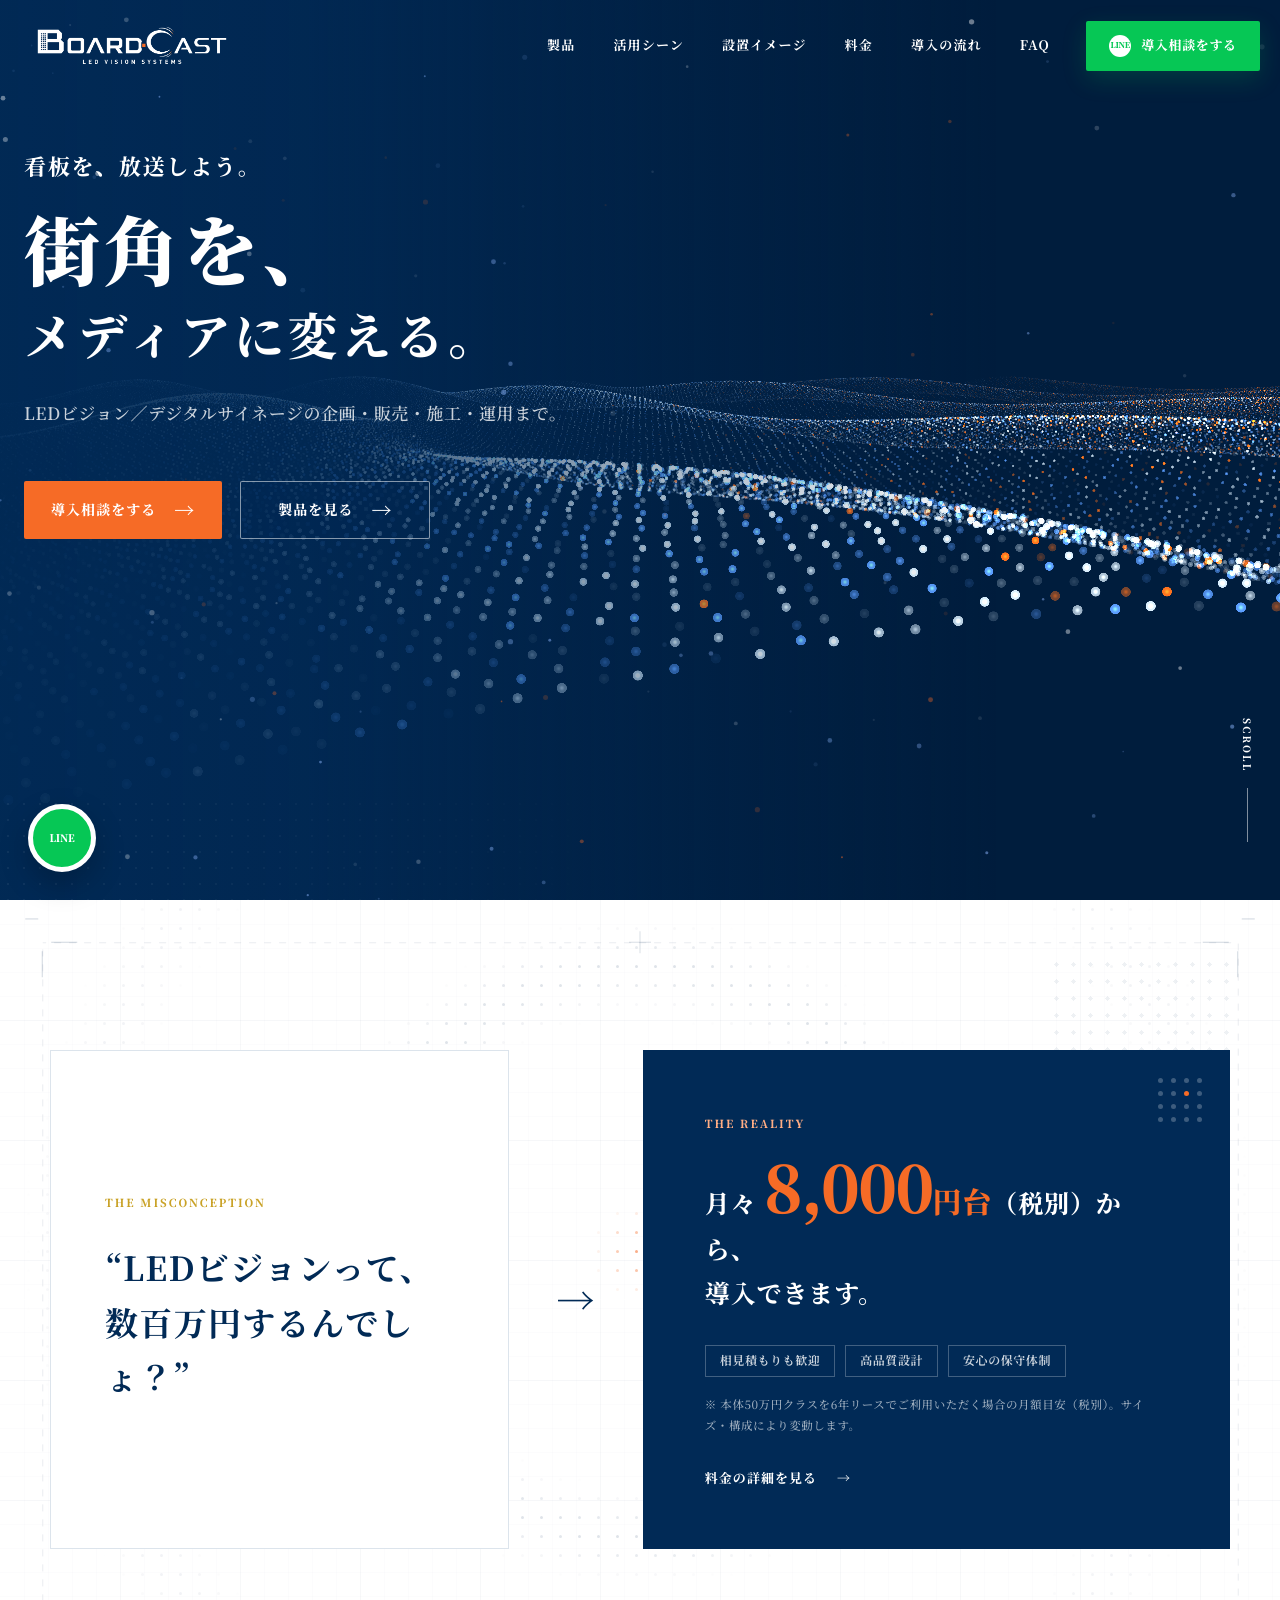
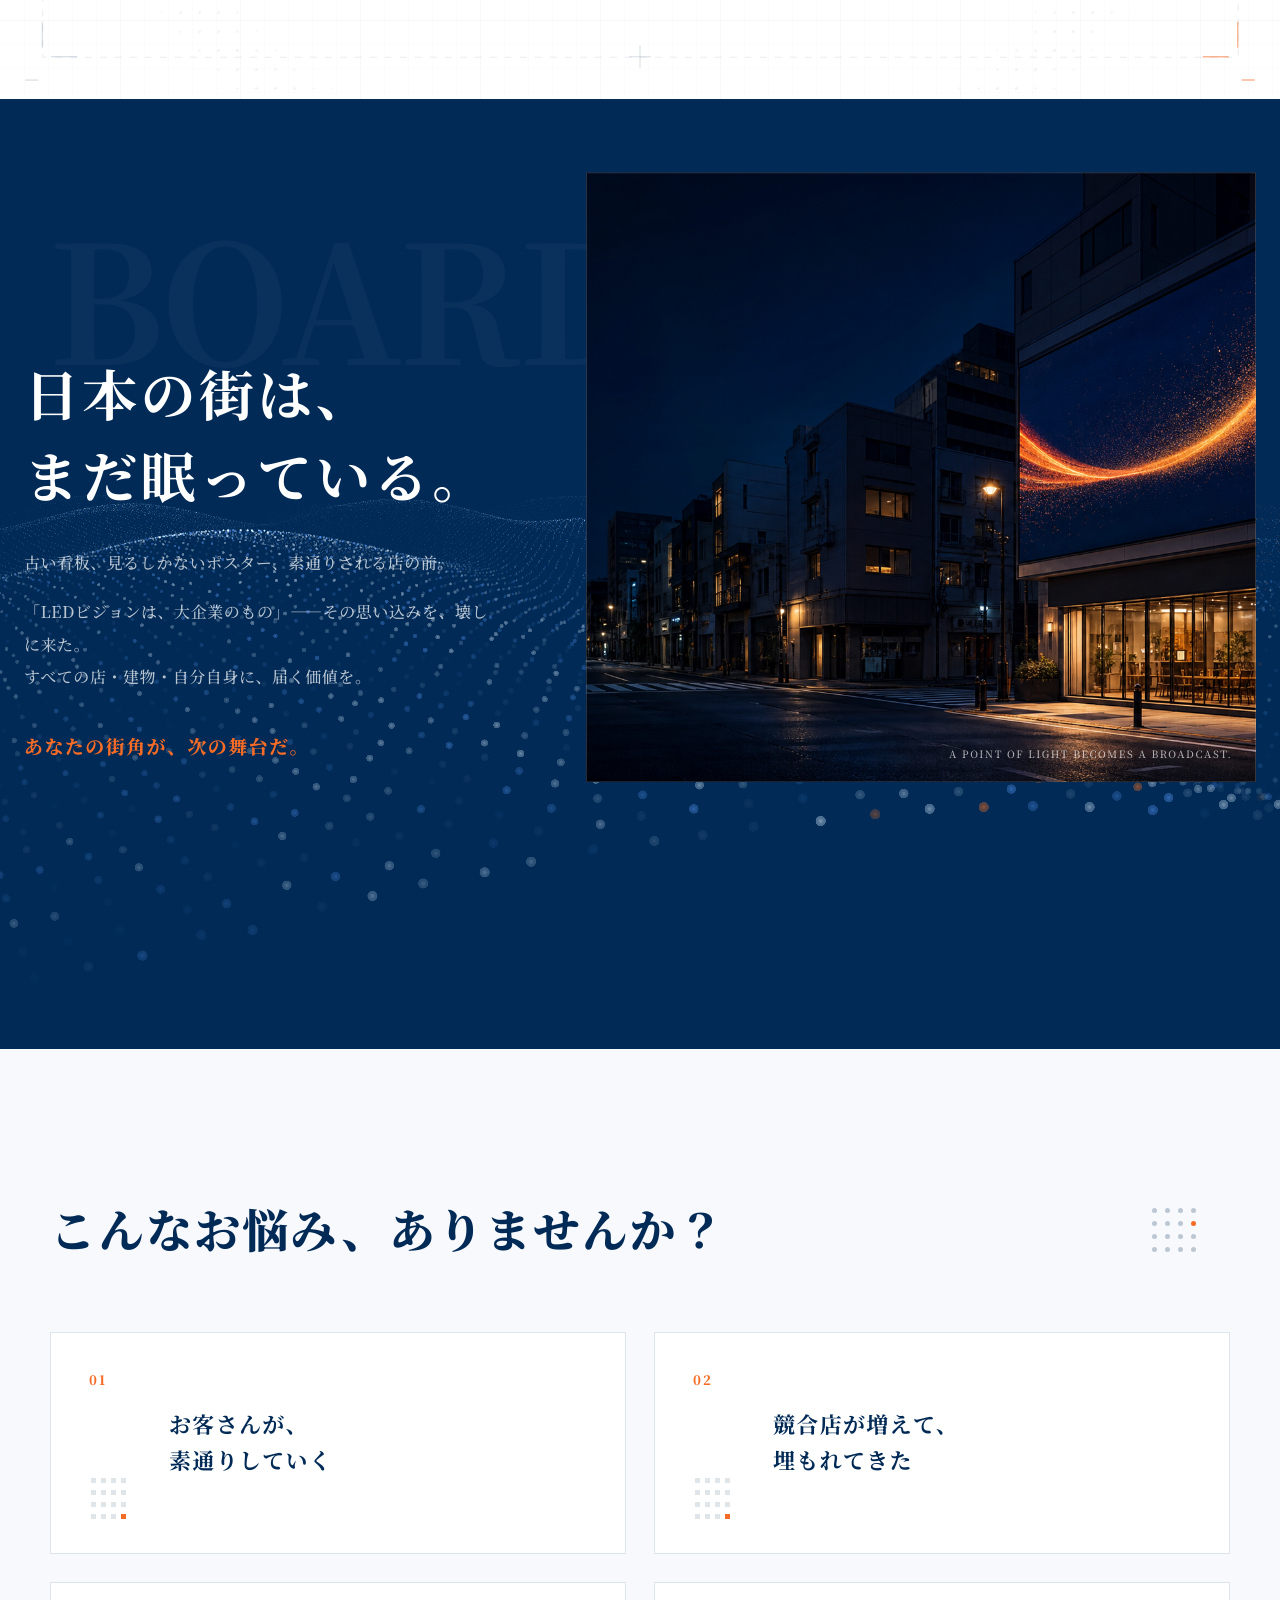
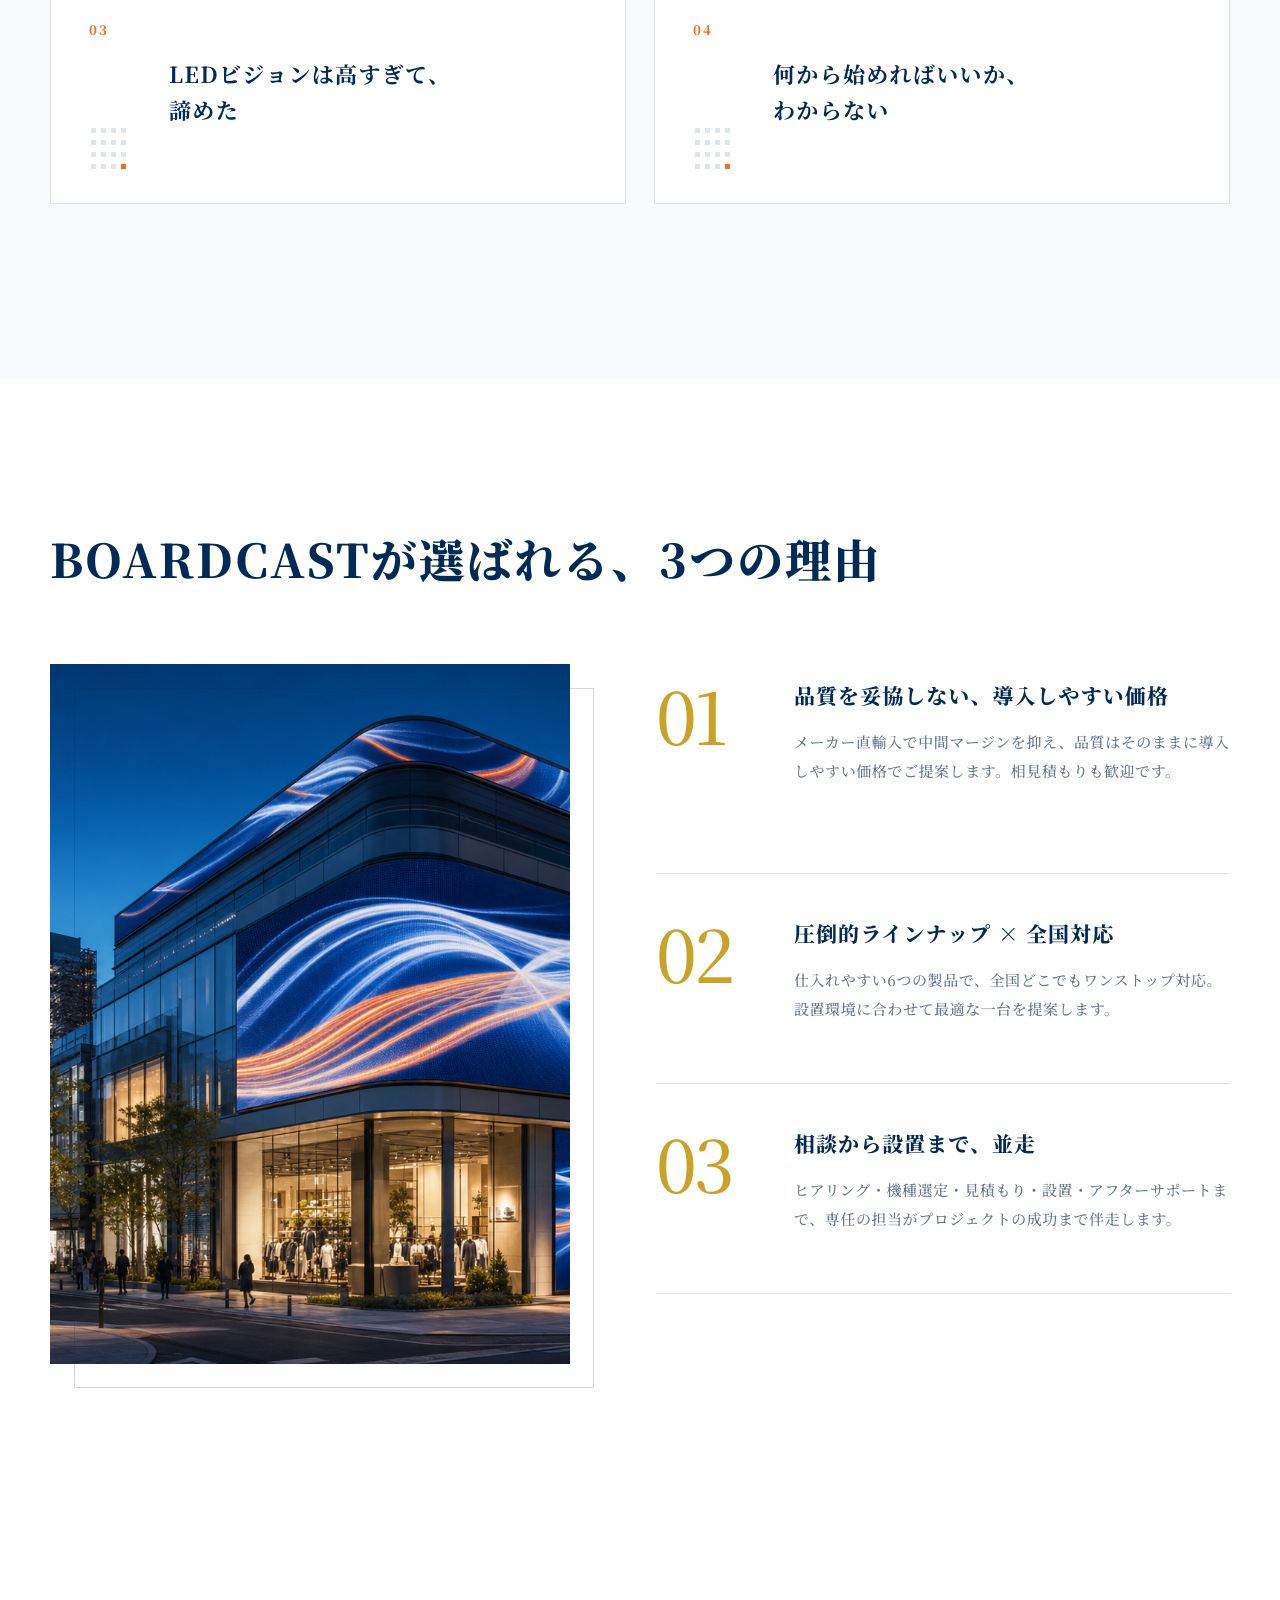
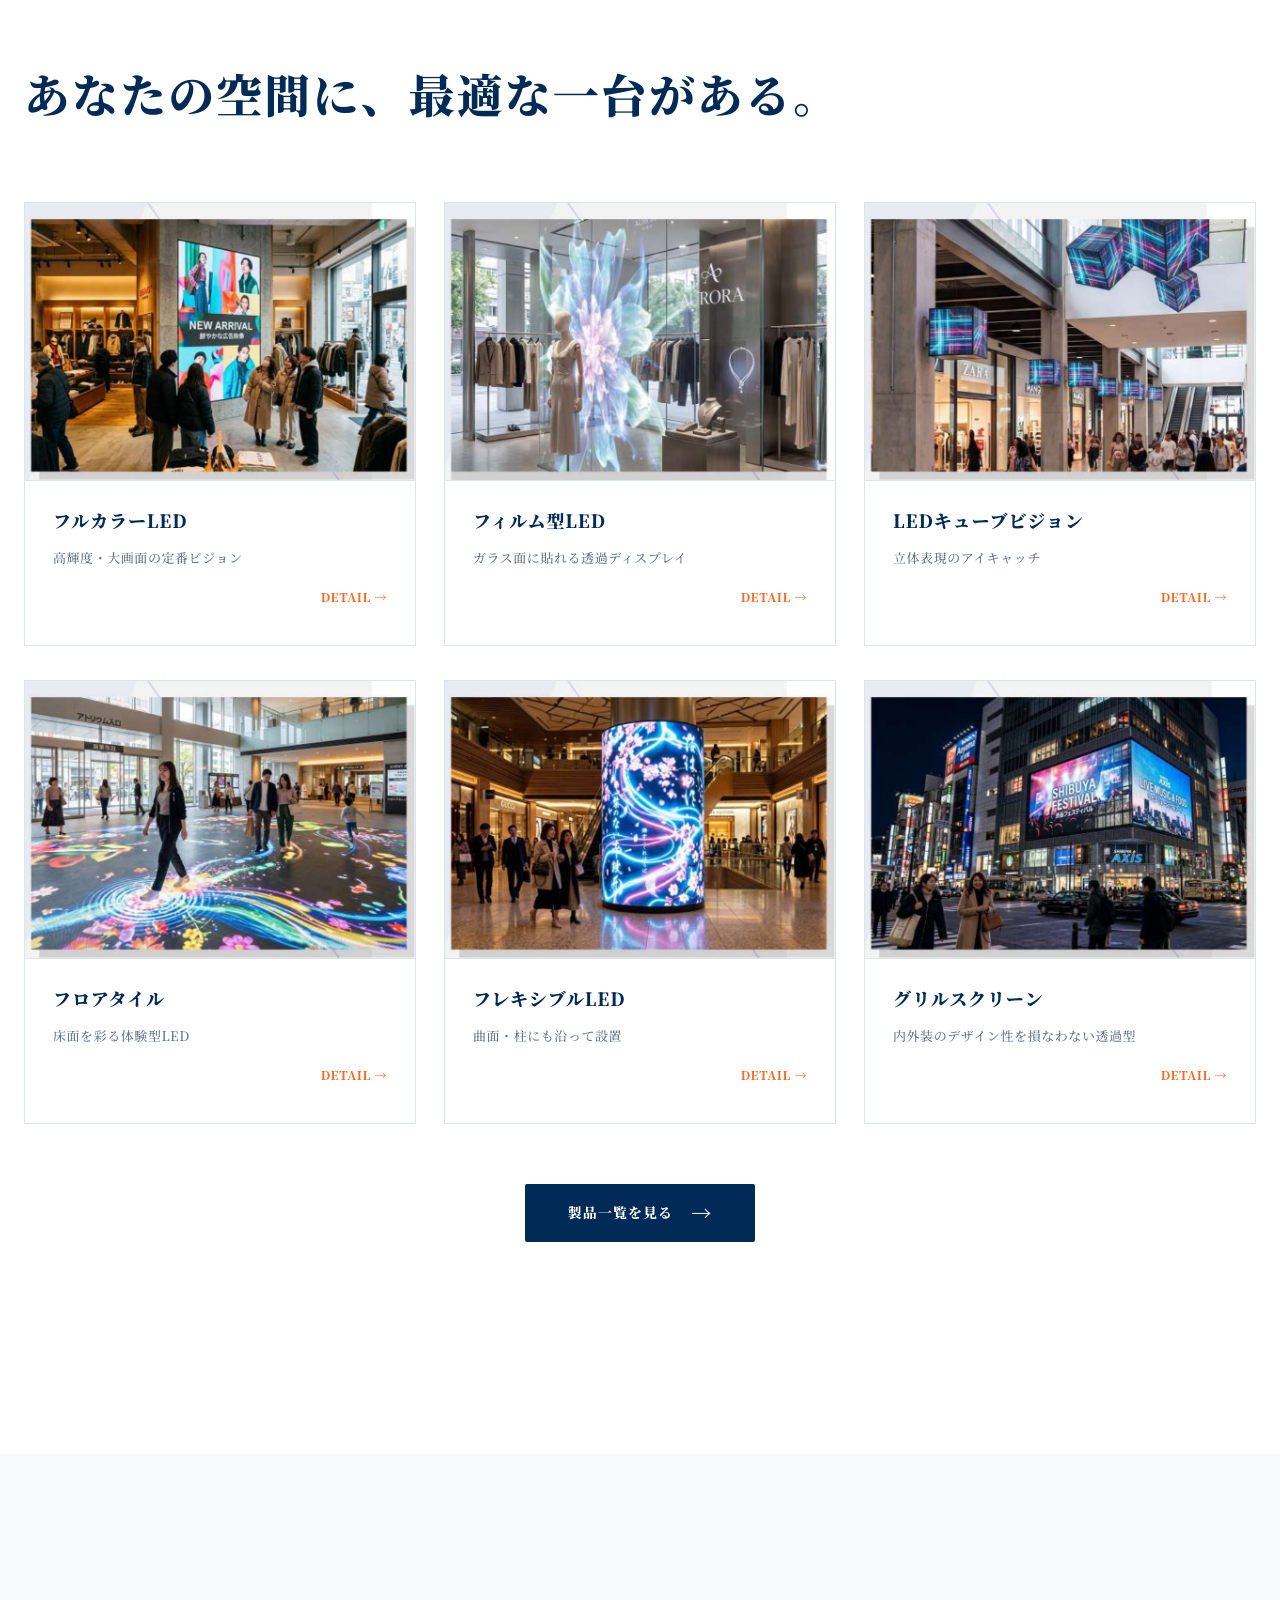
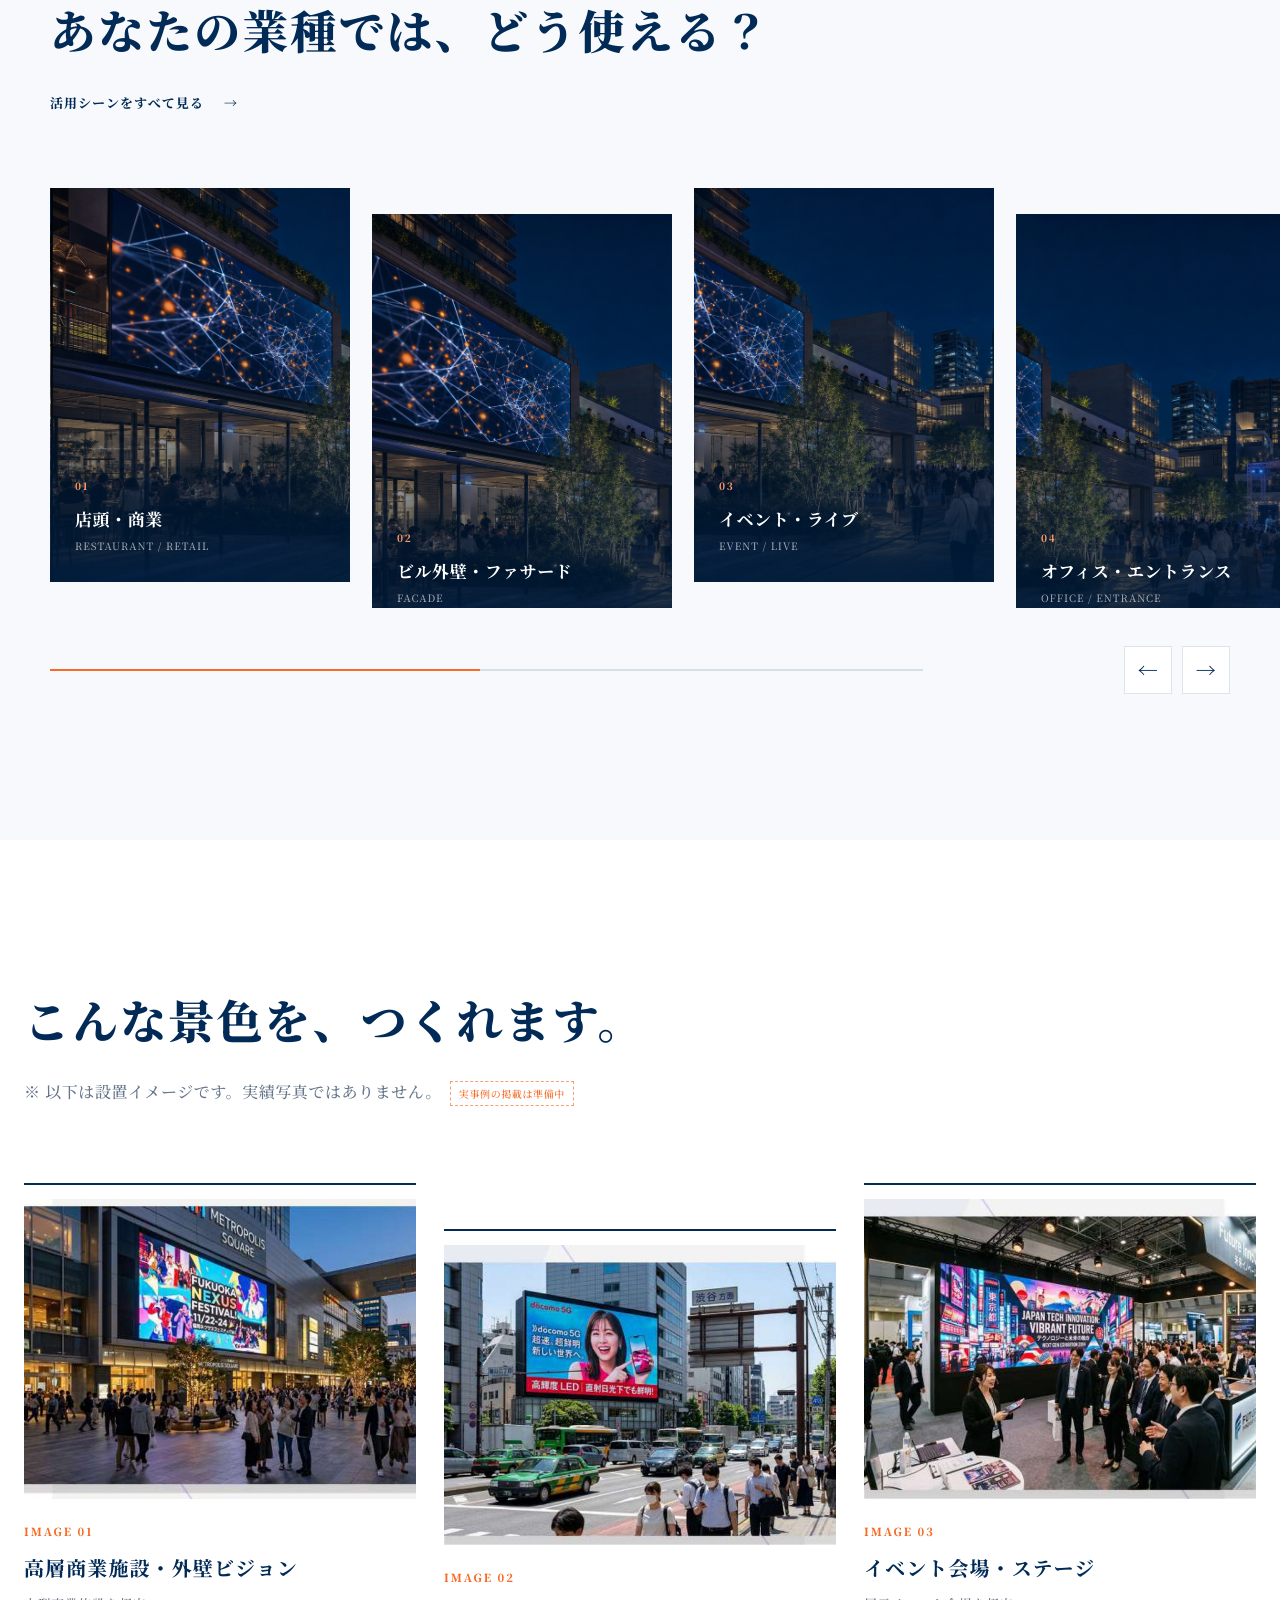
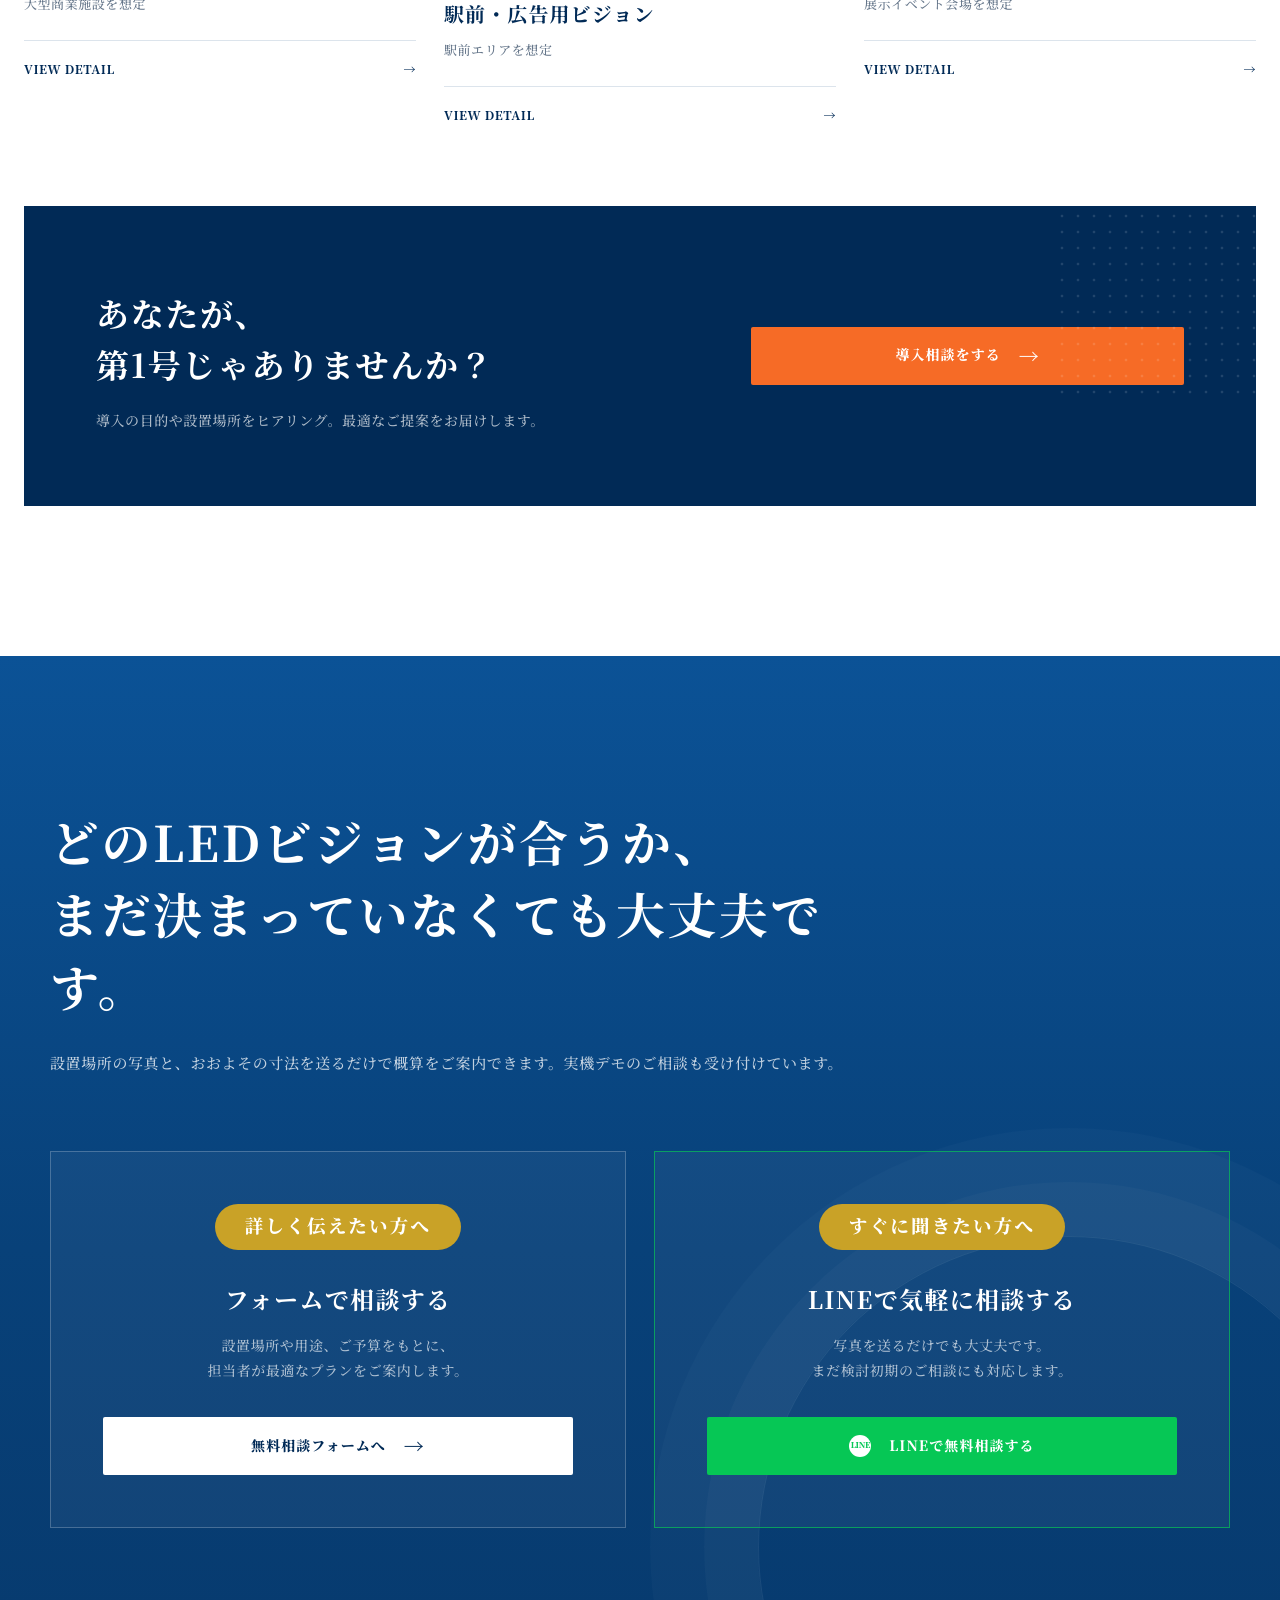
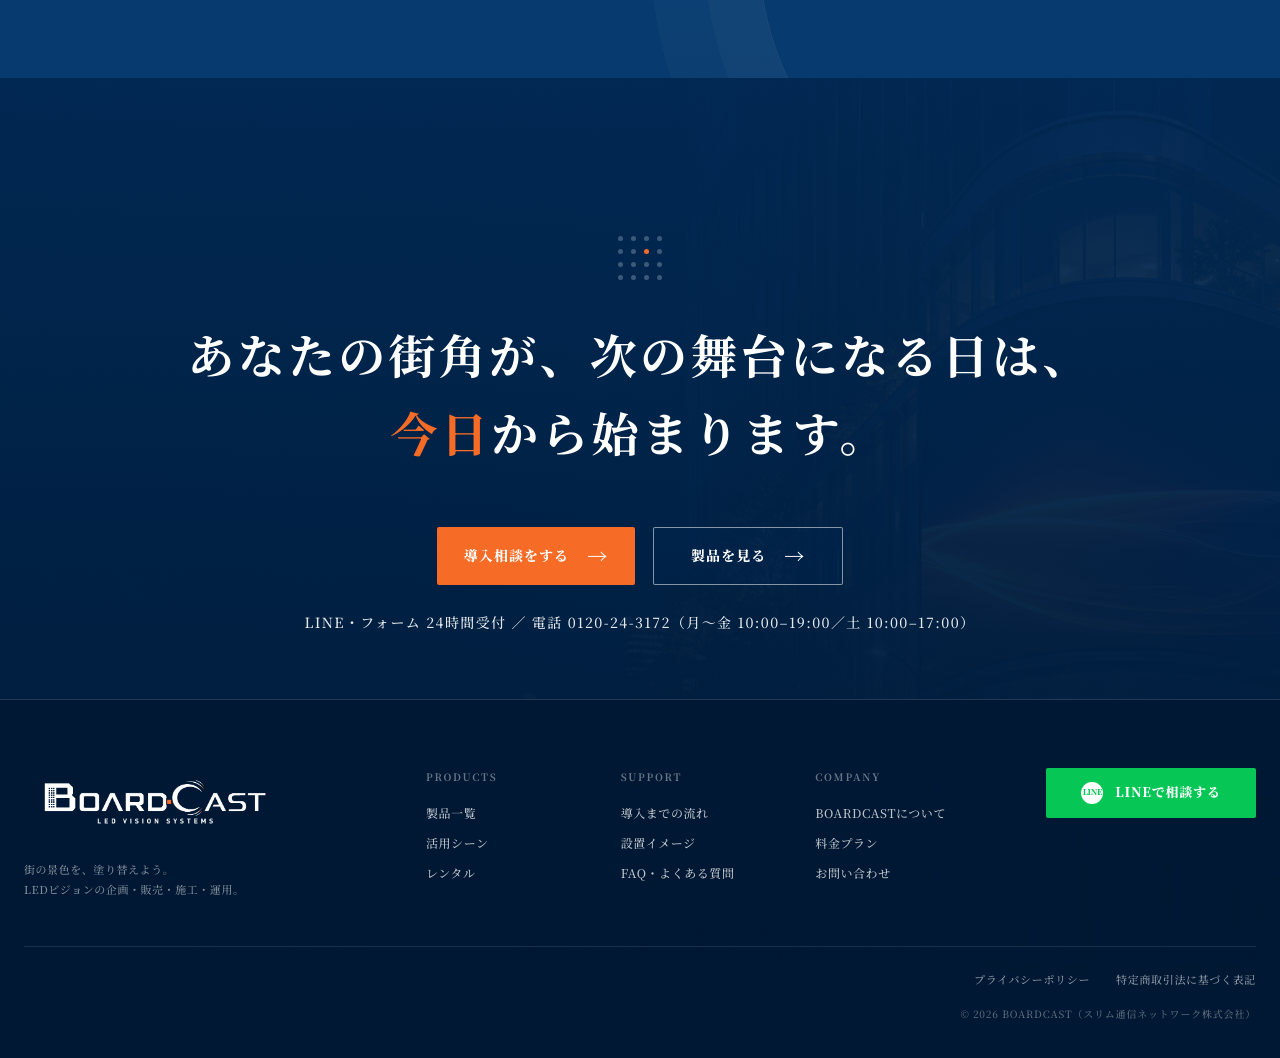
<file: index.html>
<!doctype html>
<html lang="ja">
<head>
  <meta charset="utf-8">
  <meta name="viewport" content="width=device-width, initial-scale=1">
  <meta name="robots" content="noindex, nofollow">
  <title>BOARDCAST｜TOP 動作プロトタイプ</title>
  <link rel="preconnect" href="https://fonts.googleapis.com">
  <link rel="preconnect" href="https://fonts.gstatic.com" crossorigin>
  <link href="https://fonts.googleapis.com/css2?family=Noto+Serif+JP:wght@400;500;600;700;900&display=swap" rel="stylesheet">
  <!-- ?v= はキャッシュ避け。CSSやJSを直したらこの数字を変える -->
  <link rel="stylesheet" href="./assets/site.css?v=20260817i">
</head>
<body>
  <main>
    <div class="group" id="comp-01">
      <header class="site-header" id="siteHeader">
        <div class="header-inner">
          <a class="brand" href="index.html">
            <img class="brand-logo logo-navy" src="./assets/logo-navy.png" alt="BOARDCAST LED VISION SYSTEMS">
            <img class="brand-logo logo-white" src="./assets/logo-white.png" alt="" aria-hidden="true">
          </a>
          <nav class="nav" aria-label="メインナビゲーション">
            <a href="products.html">製品</a>
            <a href="scenes.html">活用シーン</a>
            <a href="cases.html">設置イメージ</a>
            <a href="pricing.html">料金</a>
            <a href="flow.html">導入の流れ</a>
            <a href="faq.html">FAQ</a>
            <a class="nav-cta" href="https://line.me/R/ti/p/@829ajccj" target="_blank" rel="noopener"><span class="line-mark">LINE</span>導入相談をする</a>
          </nav>
          <button class="navtoggle" type="button" aria-label="メニューを開く" aria-expanded="false">≡</button>
          <a class="header-cta" href="https://line.me/R/ti/p/@829ajccj" target="_blank" rel="noopener"><span class="line-mark">LINE</span>導入相談をする</a>
        </div>
      </header>
      <script>document.getElementById("siteHeader").classList.add("is-top");</script>

      <section class="hero">
        <!-- FV動画（Midjourney製・2026-08-12 差し込み）。差し替えるときは assets/hero.mp4 を上書きするだけ -->
        <!-- FV背景：LEDドットの波を「その場で描く」（動画ではないので、画面の実解像度で常に鮮明。
             WebGLが使えない環境では下の .hero-media の静止画がそのまま見える） -->
        <canvas class="hero-wave" id="wave-canvas" aria-hidden="true"></canvas>
        <div class="hero-media"></div>
        <canvas id="led-canvas" aria-hidden="true"></canvas>
        <div class="hero-inner">
          <p class="hero-eyebrow">看板を、放送しよう。</p>
          <h1>街角を、<span class="sub">メディアに変える。</span></h1>
          <p class="hero-copy">LEDビジョン／デジタルサイネージの企画・販売・施工・運用まで。</p>
          <div class="hero-actions">
            <a class="btn btn-primary" href="contact.html">導入相談をする <span class="arrow">→</span></a>
            <a class="btn btn-outline" href="products.html">製品を見る <span class="arrow">→</span></a>
          </div>
          <div class="hero-scroll">SCROLL</div>
        </div>
      </section>

      <section class="price" id="price" data-fx="paper wave" data-fx-opt="trim light">
        <div class="container">
          <div class="price-layout">
            <div class="misconception">
              <span class="tiny-kicker">THE MISCONCEPTION</span>
              <blockquote>“LEDビジョンって、<br>数百万円するんでしょ？”</blockquote>
            </div>
            <div class="price-arrow">→</div>
            <div class="actual">
              <div class="dots" aria-hidden="true">
                <i></i><i></i><i></i><i></i><i></i><i></i><i></i><i></i>
                <i></i><i></i><i></i><i></i><i></i><i></i><i></i><i></i>
              </div>
              <span class="tiny-kicker" style="color:#ffad84">THE REALITY</span>
              <div class="actual-title">月々 <span class="price-num">8,000</span><span class="price-unit">円台</span>（税別）から、<br>導入できます。</div>
              <div class="price-points">
                <span>相見積もりも歓迎</span>
                <span>高品質設計</span>
                <span>安心の保守体制</span>
              </div>
              <p class="price-note">※ 本体50万円クラスを6年リースでご利用いただく場合の月額目安（税別）。サイズ・構成により変動します。</p>
              <a class="text-link" href="pricing.html">料金の詳細を見る <span>→</span></a>
            </div>
          </div>
        </div>
      </section>

      <section class="manifesto on-dark" data-fx="led beam" data-wave="0.42">
        <div class="container wide manifesto-layout">
          <div>
            <h2>日本の街は、<br>まだ眠っている。</h2>
            <div class="manifesto-copy">
              <p>古い看板、見るしかないポスター、素通りされる店の前。</p>
              <p>「LEDビジョンは、大企業のもの」——その思い込みを、壊しに来た。<br>すべての店・建物・自分自身に、届く価値を。</p>
            </div>
            <div class="manifesto-punch">あなたの街角が、次の舞台だ。</div>
          </div>
          <div class="manifesto-photo">
            <span class="photo-caption">A POINT OF LIGHT BECOMES A BROADCAST.</span>
          </div>
        </div>
      </section>
    </div>

    <div class="group" id="comp-02">
      <section class="problems" data-fx="paper">
        <div class="container">
          <div class="section-head">
            <div>
              <h2 class="section-title">こんなお悩み、ありませんか？</h2>
            </div>
            <div class="head-decor">
              <div class="dots" aria-hidden="true">
                <i></i><i></i><i></i><i></i><i></i><i></i><i></i><i></i>
                <i></i><i></i><i></i><i></i><i></i><i></i><i></i><i></i>
              </div>
            </div>
          </div>
          <div class="problem-grid">
            <article class="problem-card"><span class="problem-no">01</span><div class="problem-icon"><i></i><i></i><i></i><i></i><i></i><i></i><i></i><i></i><i></i><i></i><i></i><i></i><i></i><i></i><i></i><i></i></div><h3>お客さんが、<br>素通りしていく</h3></article>
            <article class="problem-card"><span class="problem-no">02</span><div class="problem-icon"><i></i><i></i><i></i><i></i><i></i><i></i><i></i><i></i><i></i><i></i><i></i><i></i><i></i><i></i><i></i><i></i></div><h3>競合店が増えて、<br>埋もれてきた</h3></article>
            <article class="problem-card"><span class="problem-no">03</span><div class="problem-icon"><i></i><i></i><i></i><i></i><i></i><i></i><i></i><i></i><i></i><i></i><i></i><i></i><i></i><i></i><i></i><i></i></div><h3>LEDビジョンは高すぎて、<br>諦めた</h3></article>
            <article class="problem-card"><span class="problem-no">04</span><div class="problem-icon"><i></i><i></i><i></i><i></i><i></i><i></i><i></i><i></i><i></i><i></i><i></i><i></i><i></i><i></i><i></i><i></i></div><h3>何から始めればいいか、<br>わからない</h3></article>
          </div>
        </div>
      </section>

      <section class="reasons" data-fx="paper" data-fx-opt="trim">
        <div class="container">
          <h2 class="section-title">BOARDCASTが選ばれる、3つの理由</h2>
          <div class="reasons-layout">
            <div class="reasons-photo"><span class="frame"></span></div>
            <div class="reason-list">
              <article class="reason-item">
                <div class="reason-num">01</div>
                <div><h3>品質を妥協しない、導入しやすい価格</h3><p>メーカー直輸入で中間マージンを抑え、品質はそのままに導入しやすい価格でご提案します。相見積もりも歓迎です。</p></div>
              </article>
              <article class="reason-item">
                <div class="reason-num">02</div>
                <div><h3>圧倒的ラインナップ × 全国対応</h3><p>仕入れやすい6つの製品で、全国どこでもワンストップ対応。設置環境に合わせて最適な一台を提案します。</p></div>
              </article>
              <article class="reason-item">
                <div class="reason-num">03</div>
                <div><h3>相談から設置まで、並走</h3><p>ヒアリング・機種選定・見積もり・設置・アフターサポートまで、専任の担当がプロジェクトの成功まで伴走します。</p></div>
              </article>
            </div>
          </div>
        </div>
      </section>

      <!-- ▼ 実績数値セクション：事業立ち上げ期のため非公開（2026-08-10 石躍さん指示。実績が溜まったらコメントを外して復活）
      <section class="proof on-dark" data-fx="led beam" data-fx-opt="dense">
        <div class="container">
          <div class="proof-head">
            <div>
              <h2 class="section-title">数字で証明する</h2>
            </div>
          </div>
          <div class="stat-grid">
            <div class="stat"><div class="stat-label">導入件数</div><div class="stat-value">——<small> 件</small></div><span class="calculating">算出中</span></div>
            <div class="stat"><div class="stat-label">対応実績</div><div class="stat-value orange"><span class="count" data-count="0">0</span><small> 都道府県</small></div><div class="stat-caption">実績確定後に掲載</div></div>
            <div class="stat"><div class="stat-label">対応エリア</div><div class="stat-value orange"><span class="count" data-count="47">47</span><small> 都道府県</small></div><div class="stat-caption">全国どこでも対応</div></div>
            <div class="stat"><div class="stat-label">満足度</div><div class="stat-value">——<small> %</small></div><span class="calculating">算出中</span></div>
          </div>
        </div>
      </section>
      ▲ 実績数値セクションここまで -->

    </div>

    <div class="group" id="comp-03">
      <section class="products" id="products" data-fx="paper">
        <div class="container wide">
          <h2 class="section-title">あなたの空間に、最適な一台がある。</h2>
          <div class="product-grid">
            <article class="product-card"><div class="product-image"></div><div class="product-body"><h3>フルカラーLED</h3><p>高輝度・大画面の定番ビジョン</p><a class="product-link" href="products.html">DETAIL →</a></div></article>
            <article class="product-card"><div class="product-image"></div><div class="product-body"><h3>フィルム型LED</h3><p>ガラス面に貼れる透過ディスプレイ</p><a class="product-link" href="products.html">DETAIL →</a></div></article>
            <article class="product-card"><div class="product-image"></div><div class="product-body"><h3>LEDキューブビジョン</h3><p>立体表現のアイキャッチ</p><a class="product-link" href="products.html">DETAIL →</a></div></article>
            <article class="product-card"><div class="product-image"></div><div class="product-body"><h3>フロアタイル</h3><p>床面を彩る体験型LED</p><a class="product-link" href="products.html">DETAIL →</a></div></article>
            <article class="product-card"><div class="product-image"></div><div class="product-body"><h3>フレキシブルLED</h3><p>曲面・柱にも沿って設置</p><a class="product-link" href="products.html">DETAIL →</a></div></article>
            <article class="product-card"><div class="product-image"></div><div class="product-body"><h3>グリルスクリーン</h3><p>内外装のデザイン性を損なわない透過型</p><a class="product-link" href="products.html">DETAIL →</a></div></article>
          </div>
          <div class="products-cta"><a class="btn" href="products.html">製品一覧を見る <span class="arrow">→</span></a></div>
        </div>
      </section>

      <section class="scenes" id="scenes" data-fx="paper">
        <div class="container">
          <h2 class="section-title">あなたの業種では、どう使える？</h2>
          <a class="text-link" style="color:var(--navy)" href="scenes.html">活用シーンをすべて見る <span>→</span></a>
        </div>
        <div class="scene-track">
          <article class="scene-card"><div class="scene-content"><span class="scene-no">01</span><h3>店頭・商業</h3><p>RESTAURANT / RETAIL</p></div></article>
          <article class="scene-card"><div class="scene-content"><span class="scene-no">02</span><h3>ビル外壁・ファサード</h3><p>FACADE</p></div></article>
          <article class="scene-card"><div class="scene-content"><span class="scene-no">03</span><h3>イベント・ライブ</h3><p>EVENT / LIVE</p></div></article>
          <article class="scene-card"><div class="scene-content"><span class="scene-no">04</span><h3>オフィス・エントランス</h3><p>OFFICE / ENTRANCE</p></div></article>
          <article class="scene-card"><div class="scene-content"><span class="scene-no">05</span><h3>店舗・ショールーム</h3><p>SHOWROOM</p></div></article>
          <article class="scene-card"><div class="scene-content"><span class="scene-no">06</span><h3>学校・セミナー・教室</h3><p>SEMINAR</p></div></article>
          <article class="scene-card"><div class="scene-content"><span class="scene-no">07</span><h3>病院・クリニック</h3><p>CLINIC</p></div></article>
          <article class="scene-card"><div class="scene-content"><span class="scene-no">08</span><h3>テーマパーク・エンタメ</h3><p>ENTERTAINMENT</p></div></article>
        </div>
        <div class="slider-ui"><div class="slider-line"></div><div class="slider-arrows"><span>←</span><span>→</span></div></div>
      </section>

      <section class="cases" id="cases" data-fx="paper wave" data-fx-opt="trim light">
        <div class="container wide">
          <h2 class="section-title">こんな景色を、つくれます。</h2>
          <p class="sect-lead">※ 以下は設置イメージです。実績写真ではありません。<span class="tbd">実事例の掲載は準備中</span></p>
          <div class="case-grid">
            <article class="case-card"><div class="case-image"></div><div class="case-meta">IMAGE 01</div><h3>高層商業施設・外壁ビジョン</h3><p>大型商業施設を想定</p><a class="case-detail" href="cases.html"><span>VIEW DETAIL</span><span>→</span></a></article>
            <article class="case-card"><div class="case-image"></div><div class="case-meta">IMAGE 02</div><h3>駅前・広告用ビジョン</h3><p>駅前エリアを想定</p><a class="case-detail" href="cases.html"><span>VIEW DETAIL</span><span>→</span></a></article>
            <article class="case-card"><div class="case-image"></div><div class="case-meta">IMAGE 03</div><h3>イベント会場・ステージ</h3><p>展示イベント会場を想定</p><a class="case-detail" href="cases.html"><span>VIEW DETAIL</span><span>→</span></a></article>
          </div>
          <div class="first-card">
            <div>
              <h3>あなたが、<br>第1号じゃありませんか？</h3>
              <p>導入の目的や設置場所をヒアリング。最適なご提案をお届けします。</p>
            </div>
            <a class="btn btn-primary" href="contact.html">導入相談をする <span class="arrow">→</span></a>
          </div>
        </div>
      </section>
    </div>

    <div class="group" id="comp-04">
      <section class="consult" id="consult" data-fx="scan led">
        <div class="container">
          <div class="consult-head">
            <h2>どのLEDビジョンが合うか、<br>まだ決まっていなくても大丈夫です。</h2>
            <p class="consult-lead">設置場所の写真と、おおよその寸法を送るだけで概算をご案内できます。実機デモのご相談も受け付けています。</p>
          </div>
          <div class="consult-options">
            <article class="consult-card">
              <span class="opt-no">詳しく伝えたい方へ</span>
              <h3>フォームで相談する</h3>
              <p>設置場所や用途、ご予算をもとに、<br>担当者が最適なプランをご案内します。</p>
              <a class="btn form" href="contact.html">無料相談フォームへ <span class="arrow">→</span></a>
            </article>
            <article class="consult-card line-option">
              <span class="opt-no">すぐに聞きたい方へ</span>
              <h3>LINEで気軽に相談する</h3>
              <p>写真を送るだけでも大丈夫です。<br>まだ検討初期のご相談にも対応します。</p>
              <a class="btn line" href="https://line.me/R/ti/p/@829ajccj" target="_blank" rel="noopener"><span class="line-mark">LINE</span> LINEで無料相談する</a>
            </article>
          </div>
        </div>
      </section>

      <section class="closing" data-fx="wave beam">
        <div class="container closing-content">
          <div class="dots" aria-hidden="true">
            <i></i><i></i><i></i><i></i><i></i><i></i><i></i><i></i>
            <i></i><i></i><i></i><i></i><i></i><i></i><i></i><i></i>
          </div>
          <h2>あなたの街角が、次の舞台になる日は、<br><strong>今日</strong>から始まります。</h2>
          <div class="closing-actions">
            <a class="btn btn-primary" href="contact.html">導入相談をする <span class="arrow">→</span></a>
            <a class="btn btn-outline" href="products.html">製品を見る <span class="arrow">→</span></a>
          </div>
          <p class="hours">LINE・フォーム 24時間受付 ／ 電話 0120-24-3172（月〜金 10:00–19:00／土 10:00–17:00）</p>
        </div>
        <footer class="footer">
          <div class="container wide">
            <div class="footer-main">
              <div class="footer-brand">
                <img class="footer-logo" src="./assets/logo-white.png" alt="BOARDCAST LED VISION SYSTEMS">
                <p>街の景色を、塗り替えよう。<br>LEDビジョンの企画・販売・施工・運用。</p>
              </div>
              <div class="footer-links">
                <div><h4>PRODUCTS</h4><a href="products.html">製品一覧</a><a href="scenes.html">活用シーン</a><a href="rental.html">レンタル</a></div>
                <div><h4>SUPPORT</h4><a href="flow.html">導入までの流れ</a><a href="cases.html">設置イメージ</a><a href="faq.html">FAQ・よくある質問</a></div>
                <div><h4>COMPANY</h4><a href="about.html">BOARDCASTについて</a><a href="pricing.html">料金プラン</a><a href="contact.html">お問い合わせ</a></div>
              </div>
              <a class="line-big footer-line" href="https://line.me/R/ti/p/@829ajccj" target="_blank" rel="noopener"><span class="line-mark">LINE</span> LINEで相談する</a>
            </div>
            <div class="footer-legal"><a href="privacy.html">プライバシーポリシー</a><a href="legal.html">特定商取引法に基づく表記</a></div>
            <div class="copyright">© 2026 BOARDCAST（スリム通信ネットワーク株式会社）</div>
          </div>
        </footer>
      </section>
    </div>
  </main>

  <a class="floating-line" href="https://line.me/R/ti/p/@829ajccj" target="_blank" rel="noopener" aria-label="LINEで相談">LINE</a>
  <a class="pagetop" id="pagetop" href="#" aria-label="ページトップへ">↑</a>
  <script>
  (() => {
    const reduced = matchMedia("(prefers-reduced-motion: reduce)").matches;

    /* 出現アニメーション（フェードアップ＋時差） */
    if (!reduced) {
      const rv = [...document.querySelectorAll(
        ".section-label,.section-title,.section-lead,.misconception,.price-arrow,.actual," +
        ".manifesto-layout > div,.problem-card,.reason-item,.stat,.product-card,.case-card," +
        ".first-card,.consult-card,.closing h2,.closing-actions," +
        ".manifesto-photo,.reasons-photo"
      )];
      /* セクションごとに出現の仕方を変える */
      const pick = el => {
        if (el.matches(".manifesto-photo,.reasons-photo")) return "clip-rv";   /* 写真は下から開く */
        if (el.matches(".section-title")) return "rv-mask";                    /* 見出しはせり上がる */
        if (el.matches(".misconception")) return "rv-left";                    /* 誤解は左から */
        if (el.matches(".actual")) return "rv-right";                          /* 実際は右から */
        if (el.matches(".price-arrow")) return "rv-scale";
        if (el.matches(".reason-item")) return "rv-right";
        if (el.matches(".problem-card,.case-card")) {                          /* カードは左右交互 */
          return [...el.parentElement.children].indexOf(el) % 2 ? "rv-right" : "rv-left";
        }
        return "rv";
      };
      rv.forEach(el => el.classList.add(pick(el)));
      document.querySelectorAll(".problem-grid,.product-grid,.case-grid,.stat-grid,.consult-options")
        .forEach(g => [...g.children].forEach((c, i) => c.style.transitionDelay = (i * .1) + "s"));
      const show = el => {
        el.classList.add("in");
        io.unobserve(el);
        /* クリップ演出は完了後にクラスを外す（描画が進まない環境で写真が消えたままになるのを防ぐ） */
        if (el.classList.contains("clip-rv") || el.classList.contains("rv-mask"))
          setTimeout(() => el.classList.remove("clip-rv", "rv-mask"), 1500);
      };
      const io = new IntersectionObserver(es => es.forEach(e => {
        if (e.isIntersecting) show(e.target);
      }), { threshold: .16, rootMargin: "0px 0px -8% 0px" });
      rv.forEach(el => io.observe(el));
      /* 保険1：スクロール時に画面内の未表示要素を拾う（IO不発の環境向け） */
      const sweep = () => rv.forEach(el => {
        if (el.classList.contains("in")) return;
        const r = el.getBoundingClientRect();
        if (r.top < innerHeight * .92 && r.bottom > 0) show(el);
      });
      addEventListener("scroll", sweep, { passive: true });
      addEventListener("resize", sweep);
      sweep();
      /* 保険2：万一動かない場合も5秒後に全表示（コンテンツが消えたままになる事故を防ぐ） */
      setTimeout(() => rv.forEach(el => { el.classList.add("in"); el.classList.remove("clip-rv", "rv-mask"); }), 5000);
    }

    /* 数字カウントアップ */
    const counts = document.querySelectorAll(".count");
    const cio = new IntersectionObserver(es => es.forEach(e => {
      if (!e.isIntersecting) return;
      cio.unobserve(e.target);
      const el = e.target, target = +el.dataset.count;
      if (reduced) { el.textContent = target; return; }
      el.textContent = "0";
      const t0 = performance.now(), dur = 1400;
      setTimeout(() => { el.textContent = target; }, dur + 400);   /* 保険：描画停止時も正値へ */
      const tick = t => {
        const p = Math.min(1, (t - t0) / dur);
        el.textContent = Math.round(target * (1 - Math.pow(1 - p, 3)));
        if (p < 1) requestAnimationFrame(tick);
      };
      requestAnimationFrame(tick);
    }), { threshold: .6 });
    counts.forEach(c => cio.observe(c));

    /* ===== FV背景：LEDドットの波（WebGLでその場描画）=====
       動画を貼るとRetinaで引き伸ばされて眠くなるため、画面の実解像度で毎フレーム描く。
       数式は 40_AD_広告動画/render_hero_wave.swift と同じ（あちらは書き出し用）。 */
    /* 使い回せるように関数化：canvasを1つ渡すと、そこにLEDドットの波を描く。
       opt.gain … 明るさ（1=FV / 0.5くらいで控えめな下地になる）
       opt.step … 点の間隔（大きいほど粗く軽い） */
    const makeWave = (cv, opt = {}) => {
      if (!cv || reduced) return;
      /* 色を「かけ算済み（premultiplied）」で出すので、受け取り側もその設定にする。
         ここがずれていると、光が濁って平坦に見える */
      const gl = cv.getContext("webgl", { alpha: true, antialias: true, premultipliedAlpha: true });
      if (!gl) return;                      /* 使えない環境では静止画のまま */
      const GAIN = opt.gain === undefined ? 1 : opt.gain;

      /* --- 点の配置（Swift版と同じ格子）--- */
      let seed = 20260817 >>> 0;
      const rnd = () => { seed = (seed * 1664525 + 1013904223) >>> 0; return seed / 4294967296; };
      const STEP = opt.step || (innerWidth < 760 ? 0.42 : 0.30);   /* スマホは負荷を下げる */
      const pos = [], col = [], phs = [];
      for (let z = 6.0; z < 86; z += STEP) {
        for (let x = -60; x < 60; x += STEP) {
          const r = rnd();
          const orangeBias = Math.max(0, (x + 2) / 48) * 0.46;
          let c = [0.86, 0.94, 1.0];
          if (r < orangeBias) c = [1.0, 0.45, 0.12];
          else if (r < orangeBias + 0.40) c = [0.36, 0.62, 1.0];
          pos.push(x + (rnd() - .5) * .10, z + (rnd() - .5) * .10);
          col.push(c[0], c[1], c[2]);
          phs.push(rnd() * 6.2831853, 1 + Math.floor(rnd() * 3));
        }
      }
      const COUNT = pos.length / 2;

      const vs = `
        attribute vec2 aPos;      /* x, z */
        attribute vec3 aCol;
        attribute vec2 aPhs;      /* 瞬きの位相, 周回数 */
        uniform float uT;         /* 0〜2π で1周 */
        uniform vec2 uSize;       /* 画面の実ピクセル */
        uniform float uGain;      /* 明るさ（下地として使うときは下げる） */
        varying vec3 vCol;
        varying float vA;
        void main() {
          float x = aPos.x, z = aPos.y;
          float wave = sin(x * 0.26 + z * 0.20 - uT * 2.0) * 0.9
                     + sin(x * 0.11 - z * 0.13 - uT) * 0.5;
          float f = uSize.x * 0.62;
          float cx = uSize.x * 0.5, cy = uSize.y * 0.40;
          float camY = 3.1;
          float sx = cx + (x / z) * f;
          float sy = cy + ((camY - wave) / z) * f;
          gl_Position = vec4((sx / uSize.x) * 2.0 - 1.0, 1.0 - (sy / uSize.y) * 2.0, 0.0, 1.0);
          gl_PointSize = max(1.0, (0.040 / z) * f * 2.0);
          float fog = max(0.0, 1.0 - (z - 6.0) / 88.0);
          float crest = 0.34 + 0.78 * pow(max(0.0, (wave + 1.4) / 2.4), 1.7);
          float tw = 0.55 + 0.45 * sin(uT * aPhs.y + aPhs.x);
          float boost = (aCol.r > 0.9 && aCol.g < 0.6) ? 1.35 : 1.0;
          vA = clamp(fog * crest * tw * 0.95 * boost * uGain, 0.0, 1.0);
          vCol = aCol;
        }`;
      const fs = `
        precision mediump float;
        varying vec3 vCol;
        varying float vA;
        void main() {
          /* 縁は最小限だけなじませる（ギザギザ防止のみ）。中心は芯を立ててくっきり見せる */
          float d = length(gl_PointCoord - vec2(0.5));
          float edge = smoothstep(0.5, 0.455, d);
          float core = 1.0 + 0.55 * smoothstep(0.34, 0.0, d);
          float a = edge * vA * core;
          if (a < 0.004) discard;
          gl_FragColor = vec4(vCol * a, a);
        }`;
      const sh = (t, src) => { const s = gl.createShader(t); gl.shaderSource(s, src); gl.compileShader(s); return s; };
      const prog = gl.createProgram();
      gl.attachShader(prog, sh(gl.VERTEX_SHADER, vs));
      gl.attachShader(prog, sh(gl.FRAGMENT_SHADER, fs));
      gl.linkProgram(prog);
      if (!gl.getProgramParameter(prog, gl.LINK_STATUS)) return;
      gl.useProgram(prog);

      const bind = (data, name, size) => {
        const b = gl.createBuffer();
        gl.bindBuffer(gl.ARRAY_BUFFER, b);
        gl.bufferData(gl.ARRAY_BUFFER, new Float32Array(data), gl.STATIC_DRAW);
        const loc = gl.getAttribLocation(prog, name);
        gl.enableVertexAttribArray(loc);
        gl.vertexAttribPointer(loc, size, gl.FLOAT, false, 0, 0);
      };
      bind(pos, "aPos", 2); bind(col, "aCol", 3); bind(phs, "aPhs", 2);
      const uT = gl.getUniformLocation(prog, "uT");
      const uSize = gl.getUniformLocation(prog, "uSize");
      gl.uniform1f(gl.getUniformLocation(prog, "uGain"), GAIN);
      gl.enable(gl.BLEND);
      gl.blendFunc(gl.ONE, gl.ONE);   /* 加算合成：光が重なるほど明るくなる（LEDらしい抜け感） */

      const resize = () => {
        const dpr = Math.min(devicePixelRatio || 1, 2);
        cv.width = Math.round(cv.clientWidth * dpr);
        cv.height = Math.round(cv.clientHeight * dpr);
        gl.viewport(0, 0, cv.width, cv.height);
        gl.uniform2f(uSize, cv.width, cv.height);
      };
      resize(); addEventListener("resize", resize);
      cv.classList.add("on");

      const LOOP = 10000;                      /* 10秒で1周（継ぎ目なし） */
      let raf = null, t0 = performance.now();
      const draw = now => {
        gl.clearColor(0, 0, 0, 0);
        gl.clear(gl.COLOR_BUFFER_BIT);
        gl.uniform1f(uT, ((now - t0) % LOOP) / LOOP * 6.2831853);
        gl.drawArrays(gl.POINTS, 0, COUNT);
        raf = requestAnimationFrame(draw);
      };
      /* 画面内にあるときだけ描く（省電力） */
      new IntersectionObserver(es => es.forEach(e => {
        if (e.isIntersecting) { if (!raf) raf = requestAnimationFrame(draw); }
        else if (raf) { cancelAnimationFrame(raf); raf = null; }
      })).observe(cv.parentElement);
    };

    /* FV：フル強度。ほかの紺背景セクションは data-wave 属性を付けるだけで控えめに敷ける */
    makeWave(document.getElementById("wave-canvas"));
    document.querySelectorAll("[data-wave]").forEach(sec => {
      const c = document.createElement("canvas");
      c.className = "sect-wave";
      c.setAttribute("aria-hidden", "true");
      sec.prepend(c);
      makeWave(c, { gain: parseFloat(sec.dataset.wave) || 0.5, step: 0.42 });
    });

    /* FV：LEDドットパーティクル（ロゴのピクセルB意匠） */
    const hero = document.querySelector(".hero");
    const cv = document.getElementById("led-canvas");
    if (hero && cv && !reduced) {
      const ctx = cv.getContext("2d");
      const DPR = Math.min(devicePixelRatio || 1, 2);
      let W, H, raf = null;
      const resize = () => {
        W = hero.clientWidth; H = hero.clientHeight;
        cv.width = W * DPR; cv.height = H * DPR;
        ctx.setTransform(DPR, 0, 0, DPR, 0, 0);
      };
      resize(); addEventListener("resize", resize);
      const COLORS = ["255,255,255", "246,107,38", "143,183,255"];
      const dots = Array.from({ length: 110 }, () => ({
        x: Math.random(), y: Math.random(),
        r: .8 + Math.random() * 1.9,
        c: COLORS[Math.random() < .22 ? 1 : (Math.random() < .5 ? 2 : 0)],
        vx: (Math.random() - .5) * .00006, vy: (Math.random() - .5) * .00004,
        ph: Math.random() * Math.PI * 2, sp: .4 + Math.random() * 1.1
      }));
      const draw = t => {
        ctx.clearRect(0, 0, W, H);
        for (const d of dots) {
          d.x = (d.x + d.vx + 1) % 1; d.y = (d.y + d.vy + 1) % 1;
          const tw = .18 + .82 * Math.pow((Math.sin(t / 1000 * d.sp + d.ph) + 1) / 2, 2.2);
          ctx.beginPath();
          ctx.arc(d.x * W, d.y * H, d.r, 0, 7);
          ctx.fillStyle = "rgba(" + d.c + "," + (tw * .5).toFixed(3) + ")";
          ctx.fill();
        }
        raf = requestAnimationFrame(draw);
      };
      new IntersectionObserver(es => es.forEach(e => {
        if (e.isIntersecting) { if (!raf) raf = requestAnimationFrame(draw); }
        else if (raf) { cancelAnimationFrame(raf); raf = null; }
      })).observe(hero);
    }

    /* パララックス（FV写真・マニフェスト写真） */
    if (!reduced) {
      const hm = document.querySelector(".hero-media");
      const mp = document.querySelector(".manifesto-photo");
      let ticking = false;
      const onScroll = () => {
        if (ticking) return;
        ticking = true;
        requestAnimationFrame(() => {
          if (hm && scrollY < 1400) hm.style.transform = "translateY(" + (scrollY * .14).toFixed(1) + "px)";
          if (mp) {
            const r = mp.getBoundingClientRect();
            const p = (r.top + r.height / 2 - innerHeight / 2) / innerHeight;
            mp.style.transform = "translateY(" + (-p * 36).toFixed(1) + "px)";
          }
          ticking = false;
        });
      };
      addEventListener("scroll", onScroll, { passive: true });
      onScroll();
    }

    /* 活用シーン：スクロールに連れてカードが互い違いに上下する */
    if (!reduced) {
      const cards = [...document.querySelectorAll(".scene-card")];
      const host = document.querySelector(".scenes");
      if (cards.length && host) {
        let t2 = false;
        const move = () => {
          if (t2) return;
          t2 = true;
          requestAnimationFrame(() => {
            const r = host.getBoundingClientRect();
            const p = Math.max(-1, Math.min(1, (r.top + r.height / 2 - innerHeight / 2) / innerHeight));
            cards.forEach((c, i) => c.style.transform = "translateY(" + (p * (i % 2 ? 26 : -26)).toFixed(1) + "px)");
            t2 = false;
          });
        };
        addEventListener("scroll", move, { passive: true });
        move();
      }
    }

    /* 活用シーン：矢印スクロール＋プログレス */
    const track = document.querySelector(".scene-track");
    const arrows = document.querySelectorAll(".slider-arrows span");
    const line = document.querySelector(".slider-line");
    if (track && line) {
      const upd = () => {
        const p = (track.scrollLeft + track.clientWidth) / track.scrollWidth * 100;
        line.style.setProperty("--progress", p.toFixed(1) + "%");
      };
      track.addEventListener("scroll", upd, { passive: true });
      upd();
      arrows[0] && arrows[0].addEventListener("click", () => track.scrollBy({ left: -644, behavior: "smooth" }));
      arrows[1] && arrows[1].addEventListener("click", () => track.scrollBy({ left: 644, behavior: "smooth" }));
    }

    /* ドット装飾：光る1点が移ろう（ロゴの「発信」引用） */
    if (!reduced) {
      const groups = [...document.querySelectorAll(".dots")];
      groups.forEach(g => g.classList.add("js"));
      setInterval(() => groups.forEach(g => {
        const is = g.querySelectorAll("i");
        is.forEach(i => i.classList.remove("lit"));
        is[Math.floor(Math.random() * is.length)].classList.add("lit");
      }), 1800);
    }

    /* 最下部（フッター表示中）は左下のLINE追従を隠す */
    const fl = document.querySelector(".floating-line");
    const ft = document.querySelector(".footer");
    if (fl && ft) {
      const updFloat = () => {
        /* フッターが画面下端に差しかかったら左下LINEを引っ込める */
        fl.classList.toggle("hide", ft.getBoundingClientRect().top < innerHeight - 40);
      };
      addEventListener("scroll", updFloat, { passive: true });
      addEventListener("resize", updFloat);
      updFloat();
    }


    /* TOPヘッダー：スクロールで透過→白背景へ反転 */
    const hd = document.getElementById("siteHeader");
    const setHead = () => {
      if (!hd) return;
      const open = document.querySelector(".nav.open");
      hd.classList.toggle("scrolled", scrollY > 60 || !!open);
    };
    if (hd) { addEventListener("scroll", setHead, { passive: true }); setHead(); }

    /* SPナビ開閉 */
    const nt = document.querySelector(".navtoggle"), nv = document.querySelector(".nav");
    if (nt && nv) nt.addEventListener("click", () => {
      const o = nv.classList.toggle("open");
      nt.textContent = o ? "×" : "≡";
      nt.setAttribute("aria-expanded", o);
      nt.setAttribute("aria-label", o ? "メニューを閉じる" : "メニューを開く");
      setHead();   /* ドロワーを開いている間はヘッダーを白背景に */
    });

    /* 右下：ページトップ */
    const pt = document.getElementById("pagetop");
    if (pt) {
      addEventListener("scroll", () => pt.classList.toggle("show", scrollY > 700), { passive: true });
      pt.addEventListener("click", e => {
        e.preventDefault();
        scrollTo({ top: 0, behavior: reduced ? "auto" : "smooth" });
      });
    }
  })();
  </script>
  <script src="./assets/fx.js"></script>
</body>
</html>
</file>
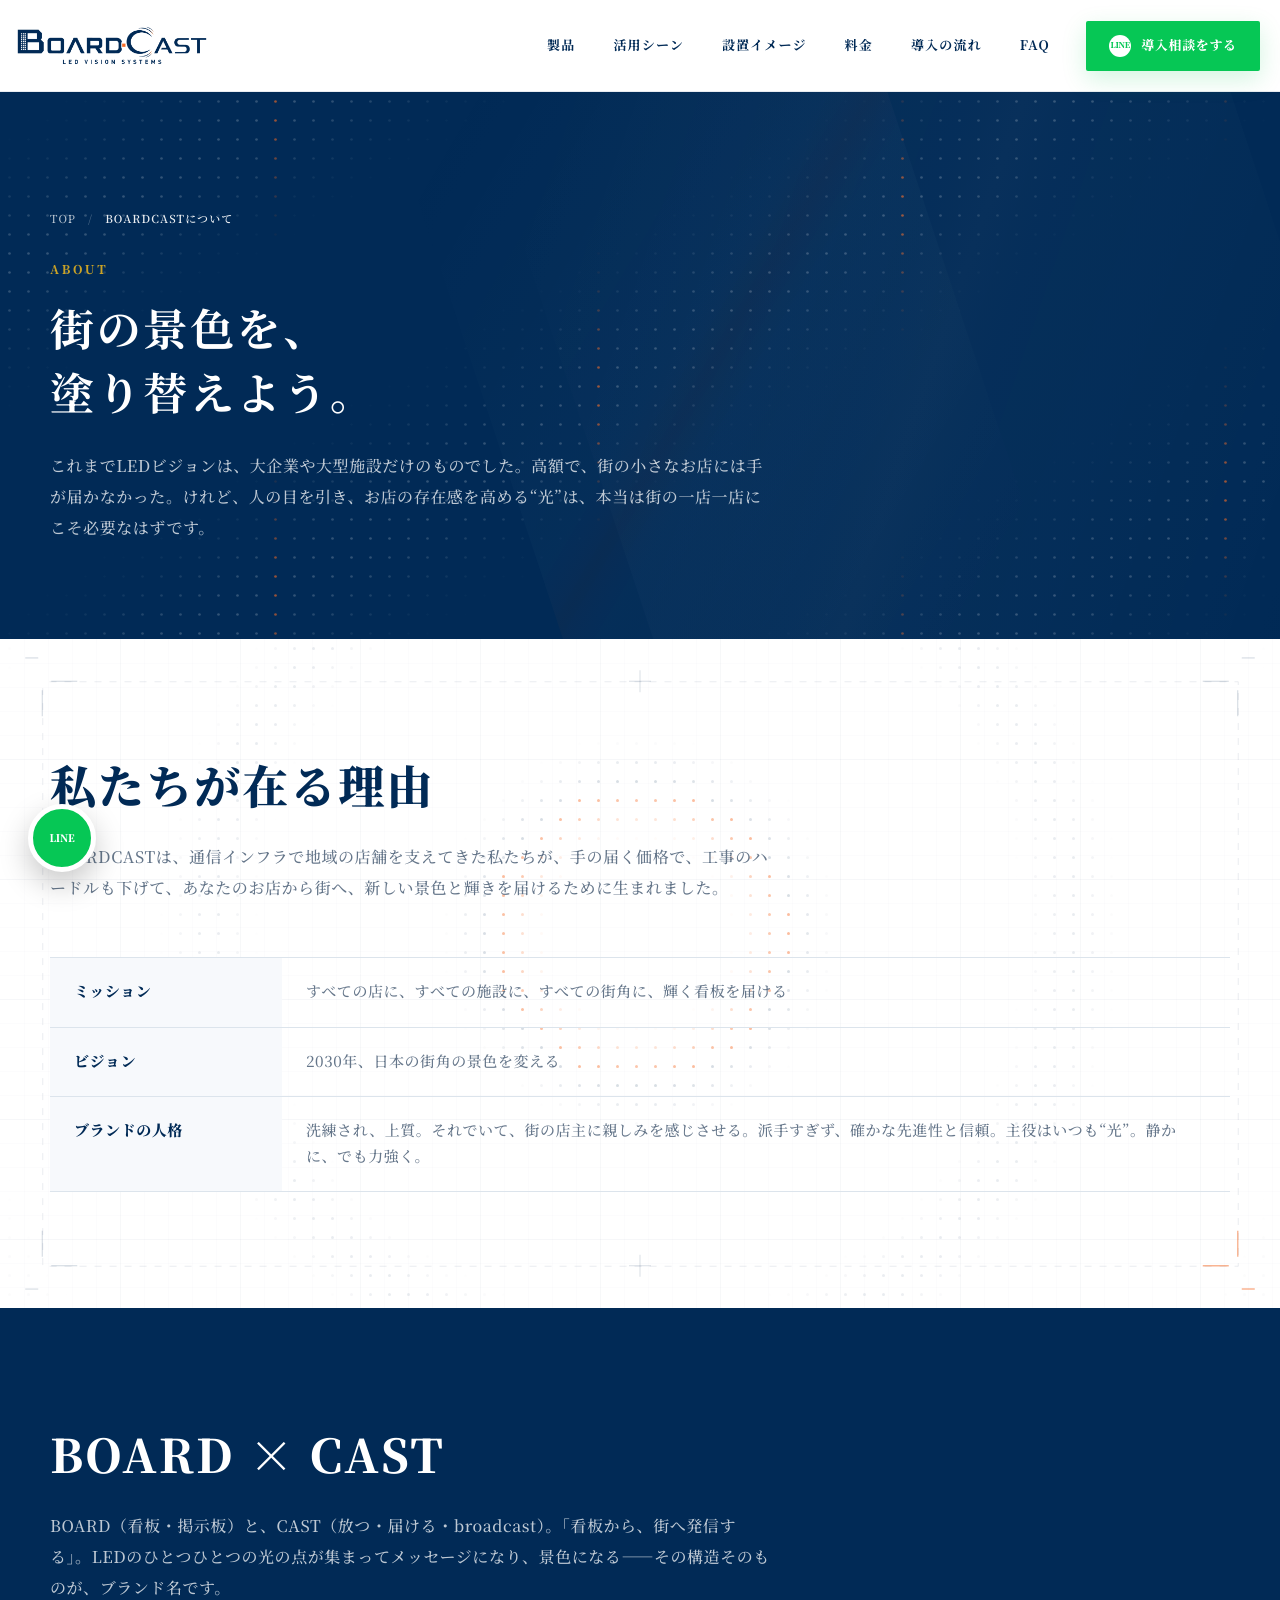
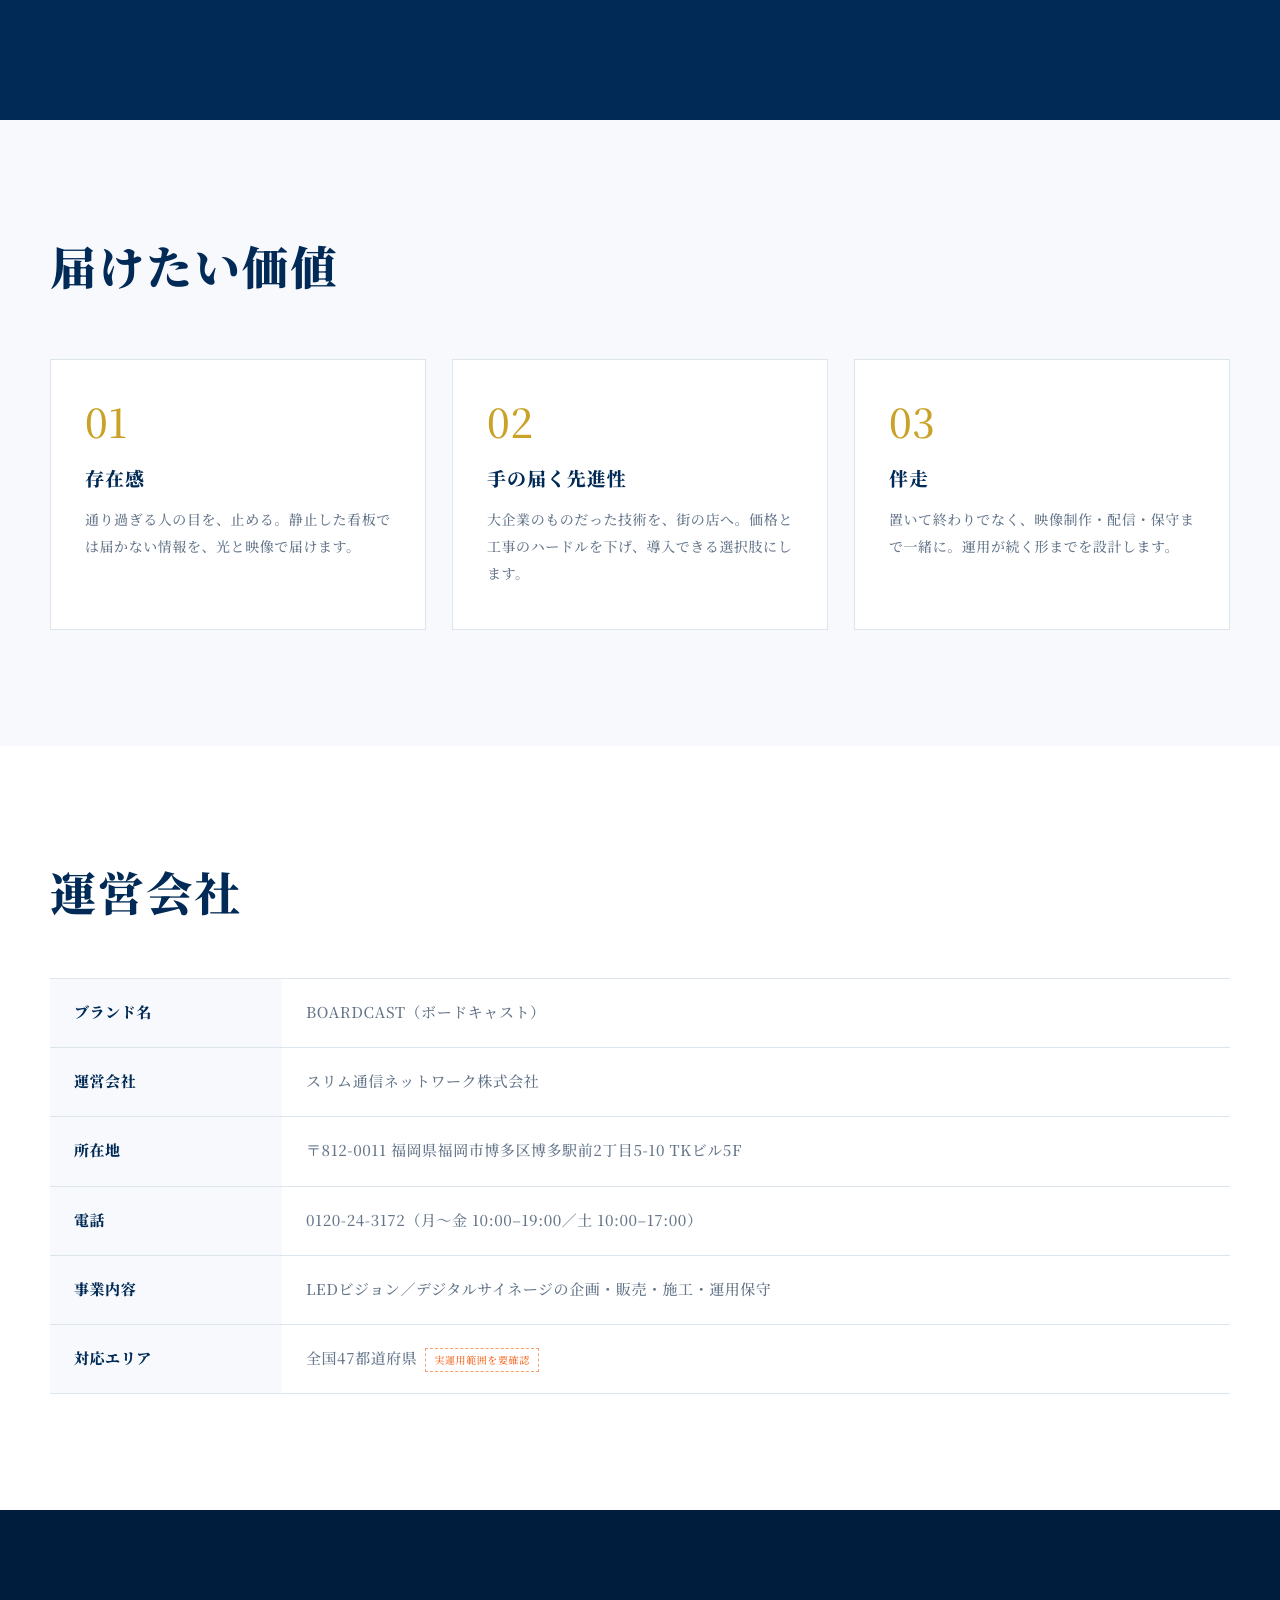
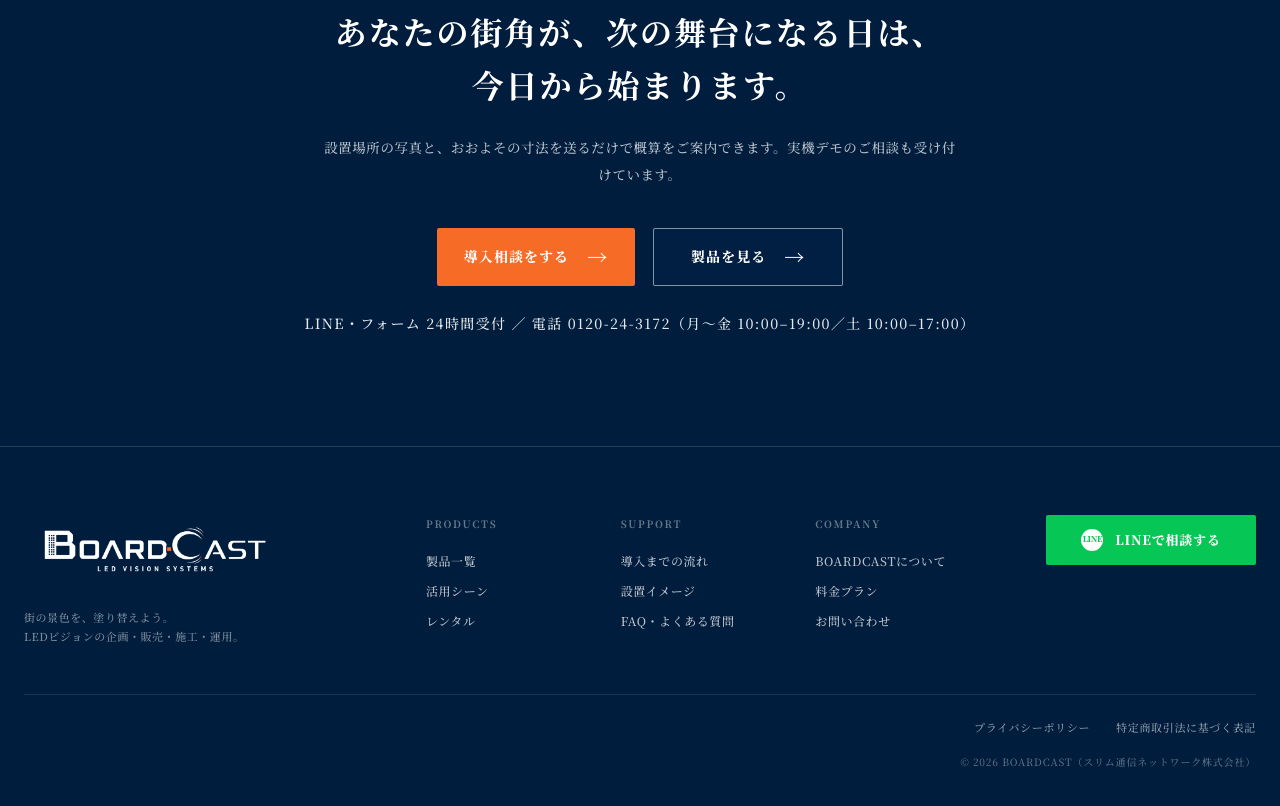
<file: about.html>
<!doctype html>
<html lang="ja">
<head>
  <meta charset="utf-8">
  <meta name="viewport" content="width=device-width, initial-scale=1">
  <meta name="robots" content="noindex, nofollow">
  <title>BOARDCASTについて｜BOARDCAST</title>
  <link rel="preconnect" href="https://fonts.googleapis.com">
  <link rel="preconnect" href="https://fonts.gstatic.com" crossorigin>
  <link href="https://fonts.googleapis.com/css2?family=Noto+Serif+JP:wght@400;500;600;700;900&display=swap" rel="stylesheet">
  <!-- ?v= はキャッシュ避け。CSSやJSを直したらこの数字を変える -->
  <link rel="stylesheet" href="./assets/site.css?v=20260817i">
</head>
<body>
  <main>
      <header class="site-header">
        <div class="header-inner">
          <a href="index.html"><img class="brand-logo" src="./assets/logo-navy.png" alt="BOARDCAST LED VISION SYSTEMS"></a>
          <nav class="nav" aria-label="メインナビゲーション">
            <a href="products.html">製品</a>
            <a href="scenes.html">活用シーン</a>
            <a href="cases.html">設置イメージ</a>
            <a href="pricing.html">料金</a>
            <a href="flow.html">導入の流れ</a>
            <a href="faq.html">FAQ</a>
            <a class="nav-cta" href="https://line.me/R/ti/p/@829ajccj" target="_blank" rel="noopener"><span class="line-mark">LINE</span>導入相談をする</a>
          </nav>
          <button class="navtoggle" type="button" aria-label="メニューを開く" aria-expanded="false">≡</button>
          <a class="header-cta" href="https://line.me/R/ti/p/@829ajccj" target="_blank" rel="noopener"><span class="line-mark">LINE</span>導入相談をする</a>
        </div>
      </header>
      <section class="page-head" data-fx="led beam">
        <div class="container">
          <div class="breadcrumb"><a href="index.html">TOP</a><span class="sep">/</span><span class="cur">BOARDCASTについて</span></div>
          <span class="page-en">ABOUT</span>
          <h1>街の景色を、<br>塗り替えよう。</h1>
          <p>これまでLEDビジョンは、大企業や大型施設だけのものでした。高額で、街の小さなお店には手が届かなかった。けれど、人の目を引き、お店の存在感を高める“光”は、本当は街の一店一店にこそ必要なはずです。</p>
        </div>
      </section>
      <section class="sect" data-fx="paper wave" data-fx-opt="trim light">
        <div class="container">
          <h2 class="section-title">私たちが在る理由</h2>
          <p class="sect-lead">BOARDCASTは、通信インフラで地域の店舗を支えてきた私たちが、手の届く価格で、工事のハードルも下げて、あなたのお店から街へ、新しい景色と輝きを届けるために生まれました。</p>
          <table class="info-table">
            <tr><th>ミッション</th><td>すべての店に、すべての施設に、すべての街角に、輝く看板を届ける</td></tr>
            <tr><th>ビジョン</th><td>2030年、日本の街角の景色を変える</td></tr>
            <tr><th>ブランドの人格</th><td>洗練され、上質。それでいて、街の店主に親しみを感じさせる。派手すぎず、確かな先進性と信頼。主役はいつも“光”。静かに、でも力強く。</td></tr>
          </table>
        </div>
      </section>

      <section class="sect dark" data-fx="led beam">
        <div class="container">
          <h2 class="section-title">BOARD × CAST</h2>
          <p class="sect-lead">BOARD（看板・掲示板）と、CAST（放つ・届ける・broadcast）。「看板から、街へ発信する」。LEDのひとつひとつの光の点が集まってメッセージになり、景色になる——その構造そのものが、ブランド名です。</p>
        </div>
      </section>

      <section class="sect tint" data-fx="paper">
        <div class="container">
          <h2 class="section-title">届けたい価値</h2>
          <div class="value-grid">
            <article class="value-card"><div class="vc-no">01</div><h3>存在感</h3><p>通り過ぎる人の目を、止める。静止した看板では届かない情報を、光と映像で届けます。</p></article>
            <article class="value-card"><div class="vc-no">02</div><h3>手の届く先進性</h3><p>大企業のものだった技術を、街の店へ。価格と工事のハードルを下げ、導入できる選択肢にします。</p></article>
            <article class="value-card"><div class="vc-no">03</div><h3>伴走</h3><p>置いて終わりでなく、映像制作・配信・保守まで一緒に。運用が続く形までを設計します。</p></article>
          </div>
        </div>
      </section>

      <section class="sect" data-fx="paper">
        <div class="container">
          <h2 class="section-title">運営会社</h2>
          <table class="info-table">
            <tr><th>ブランド名</th><td>BOARDCAST（ボードキャスト）</td></tr>
            <tr><th>運営会社</th><td>スリム通信ネットワーク株式会社</td></tr>
            <tr><th>所在地</th><td>〒812-0011 福岡県福岡市博多区博多駅前2丁目5-10 TKビル5F</td></tr>
            <tr><th>電話</th><td>0120-24-3172（月〜金 10:00–19:00／土 10:00–17:00）</td></tr>
            <tr><th>事業内容</th><td>LEDビジョン／デジタルサイネージの企画・販売・施工・運用保守</td></tr>
            <tr><th>対応エリア</th><td>全国47都道府県<span class="tbd">実運用範囲を要確認</span></td></tr>
          </table>
        </div>
      </section>
      <section class="cta-band" data-fx="wave beam">
        <div class="container">
          <h2>あなたの街角が、次の舞台になる日は、<br>今日から始まります。</h2>
          <p class="cta-note">設置場所の写真と、おおよその寸法を送るだけで概算をご案内できます。実機デモのご相談も受け付けています。</p>
          <div class="closing-actions">
            <a class="btn btn-primary" href="contact.html">導入相談をする <span class="arrow">→</span></a>
            <a class="btn btn-outline" href="products.html">製品を見る <span class="arrow">→</span></a>
          </div>
          <p class="hours">LINE・フォーム 24時間受付 ／ 電話 0120-24-3172（月〜金 10:00–19:00／土 10:00–17:00）</p>
        </div>
      </section>
      <footer class="footer" style="position:static;background:var(--navy-deep)">
        <div class="container wide">
          <div class="footer-main">
            <div class="footer-brand">
              <img class="footer-logo" src="./assets/logo-white.png" alt="BOARDCAST LED VISION SYSTEMS">
              <p>街の景色を、塗り替えよう。<br>LEDビジョンの企画・販売・施工・運用。</p>
            </div>
            <div class="footer-links">
              <div><h4>PRODUCTS</h4><a href="products.html">製品一覧</a><a href="scenes.html">活用シーン</a><a href="rental.html">レンタル</a></div>
              <div><h4>SUPPORT</h4><a href="flow.html">導入までの流れ</a><a href="cases.html">設置イメージ</a><a href="faq.html">FAQ・よくある質問</a></div>
              <div><h4>COMPANY</h4><a href="about.html">BOARDCASTについて</a><a href="pricing.html">料金プラン</a><a href="contact.html">お問い合わせ</a></div>
            </div>
            <a class="line-big footer-line" href="https://line.me/R/ti/p/@829ajccj" target="_blank" rel="noopener"><span class="line-mark">LINE</span> LINEで相談する</a>
          </div>
          <div class="footer-legal"><a href="privacy.html">プライバシーポリシー</a><a href="legal.html">特定商取引法に基づく表記</a></div>
          <div class="copyright">© 2026 BOARDCAST（スリム通信ネットワーク株式会社）</div>
        </div>
      </footer>
  </main>
  <a class="floating-line" href="https://line.me/R/ti/p/@829ajccj" target="_blank" rel="noopener" aria-label="LINEで相談">LINE</a>
  <a class="pagetop" id="pagetop" href="#" aria-label="ページトップへ">↑</a>
  <script>
  (() => {
    const reduced = matchMedia("(prefers-reduced-motion: reduce)").matches;
    /* 出現アニメーション */
    const rv = [...document.querySelectorAll(".page-en,.page-head h1,.page-head p,.section-title,.sect-lead,.value-card,.pitem,.step,.plan-card,.faq-item,.rel-card,.info-table,.spec-wrap,.field,.cta-band h2,.cta-band .closing-actions,.pitem-photo")];
    if (!reduced) {
      const pick = el => {
        if (el.matches(".pitem-photo")) return "clip-rv";
        if (el.matches(".section-title,.page-head h1")) return "rv-mask";
        if (el.matches(".value-card,.plan-card,.rel-card")) {
          return [...el.parentElement.children].indexOf(el) % 2 ? "rv-right" : "rv-left";
        }
        if (el.matches(".step")) return "rv-right";
        return "rv";
      };
      rv.forEach(el => el.classList.add(pick(el)));
      document.querySelectorAll(".value-grid,.plan-grid,.rel-grid,.form-grid").forEach(g =>
        [...g.children].forEach((c, i) => c.style.transitionDelay = (i * .09) + "s"));
      const show = el => {
        el.classList.add("in");
        if (el.classList.contains("clip-rv") || el.classList.contains("rv-mask"))
          setTimeout(() => el.classList.remove("clip-rv", "rv-mask"), 1500);
      };
      const io = new IntersectionObserver(es => es.forEach(e => { if (e.isIntersecting) { show(e.target); io.unobserve(e.target); } }),
        { threshold: .14, rootMargin: "0px 0px -6% 0px" });
      rv.forEach(el => io.observe(el));
      const sweep = () => rv.forEach(el => {
        if (el.classList.contains("in")) return;
        const r = el.getBoundingClientRect();
        if (r.top < innerHeight * .94 && r.bottom > 0) show(el);
      });
      addEventListener("scroll", sweep, { passive: true }); addEventListener("resize", sweep); sweep();
      setTimeout(() => rv.forEach(el => { el.classList.add("in"); el.classList.remove("clip-rv", "rv-mask"); }), 5000);
    }

    /* SPナビ開閉 */
    const nt = document.querySelector(".navtoggle"), nv = document.querySelector(".nav");
    if (nt && nv) nt.addEventListener("click", () => {
      const o = nv.classList.toggle("open");
      nt.textContent = o ? "×" : "≡";
      nt.setAttribute("aria-expanded", o);
      nt.setAttribute("aria-label", o ? "メニューを閉じる" : "メニューを開く");
    });

    /* 追従ボタン */
    const pt = document.getElementById("pagetop");
    const fl = document.querySelector(".floating-line");
    const ft = document.querySelector(".footer");
    const upd = () => {
      if (pt) pt.classList.toggle("show", scrollY > 600);
      if (fl && ft) fl.classList.toggle("hide", ft.getBoundingClientRect().top < innerHeight - 40);
    };
    addEventListener("scroll", upd, { passive: true }); addEventListener("resize", upd); upd();
    if (pt) pt.addEventListener("click", e => { e.preventDefault(); scrollTo({ top: 0, behavior: reduced ? "auto" : "smooth" }); });
    /* FAQアコーディオン */
    document.querySelectorAll(".faq-q").forEach(q => q.addEventListener("click", () => {
      const item = q.closest(".faq-item"), a = item.querySelector(".faq-a"), open = item.classList.toggle("open");
      a.style.maxHeight = open ? a.scrollHeight + "px" : "0px";
    }));
  })();
  </script>
  <script src="./assets/fx.js"></script>
</body>
</html>
</file>
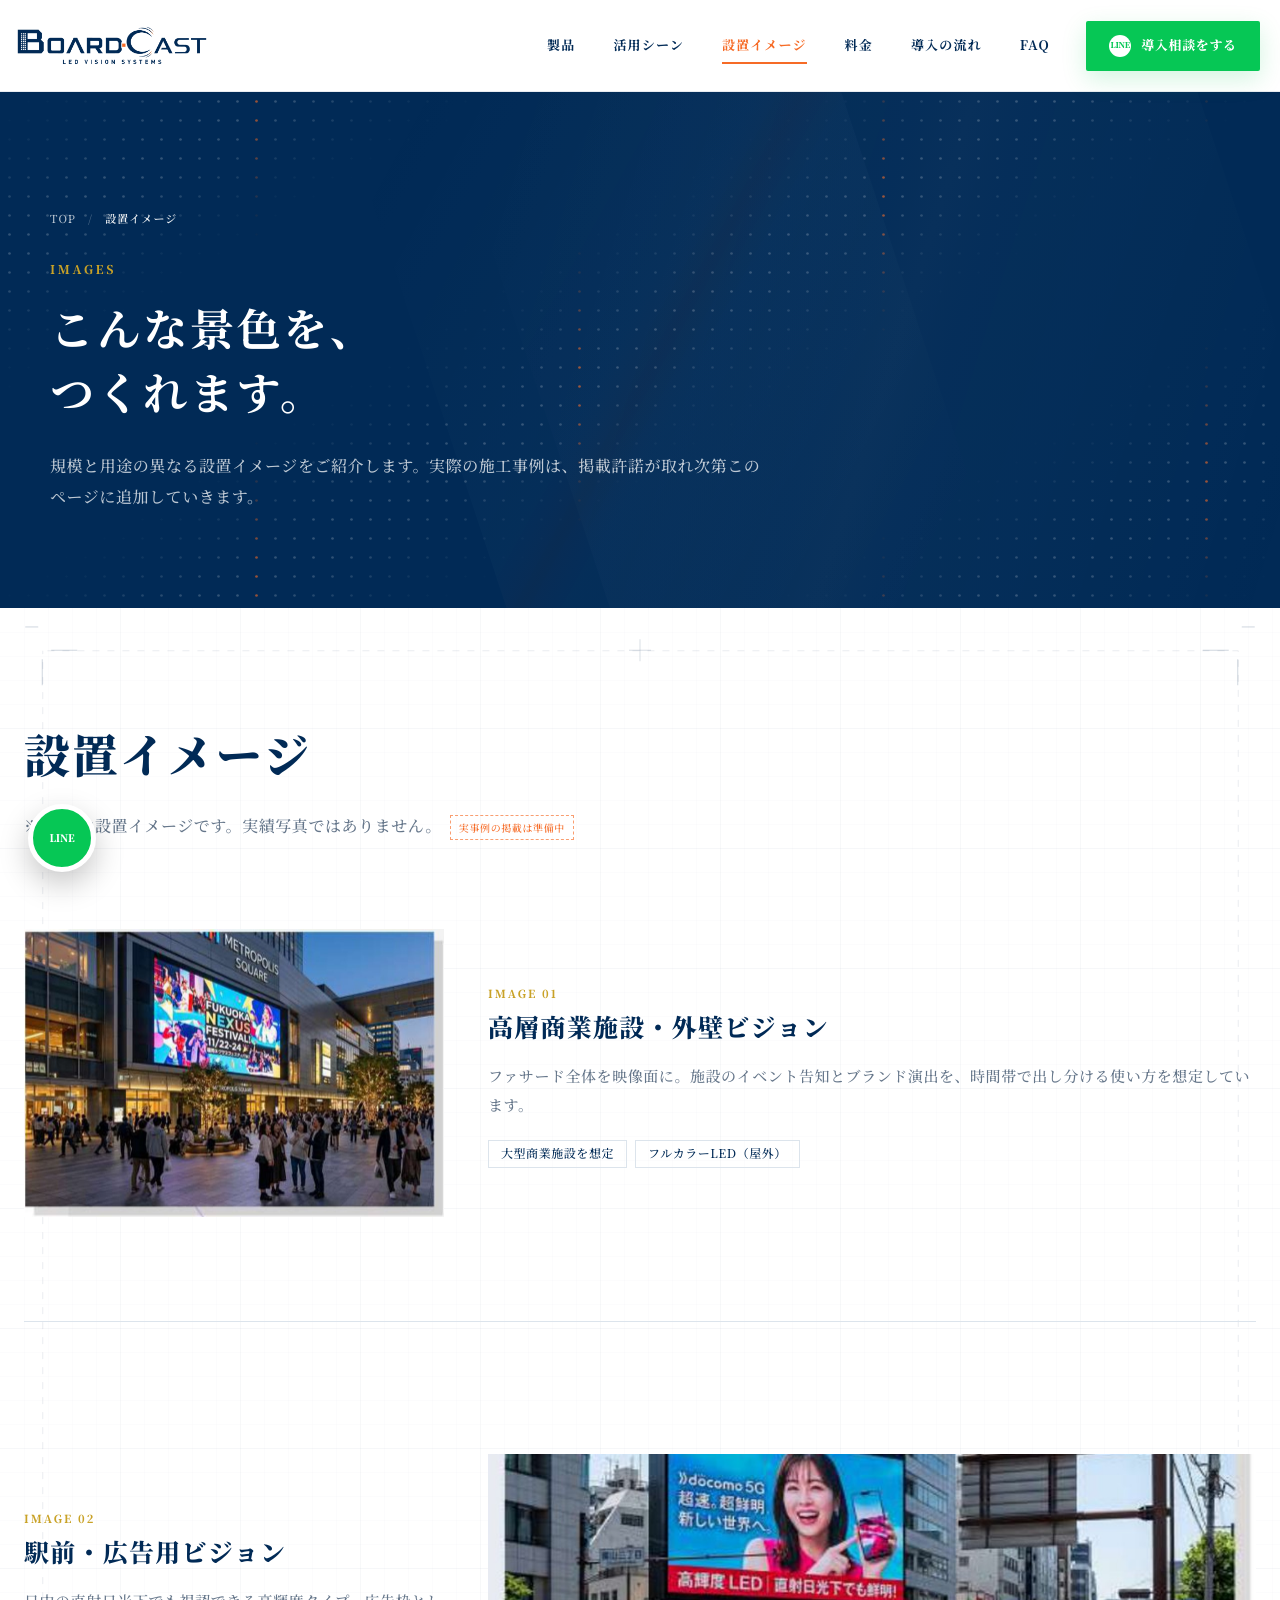
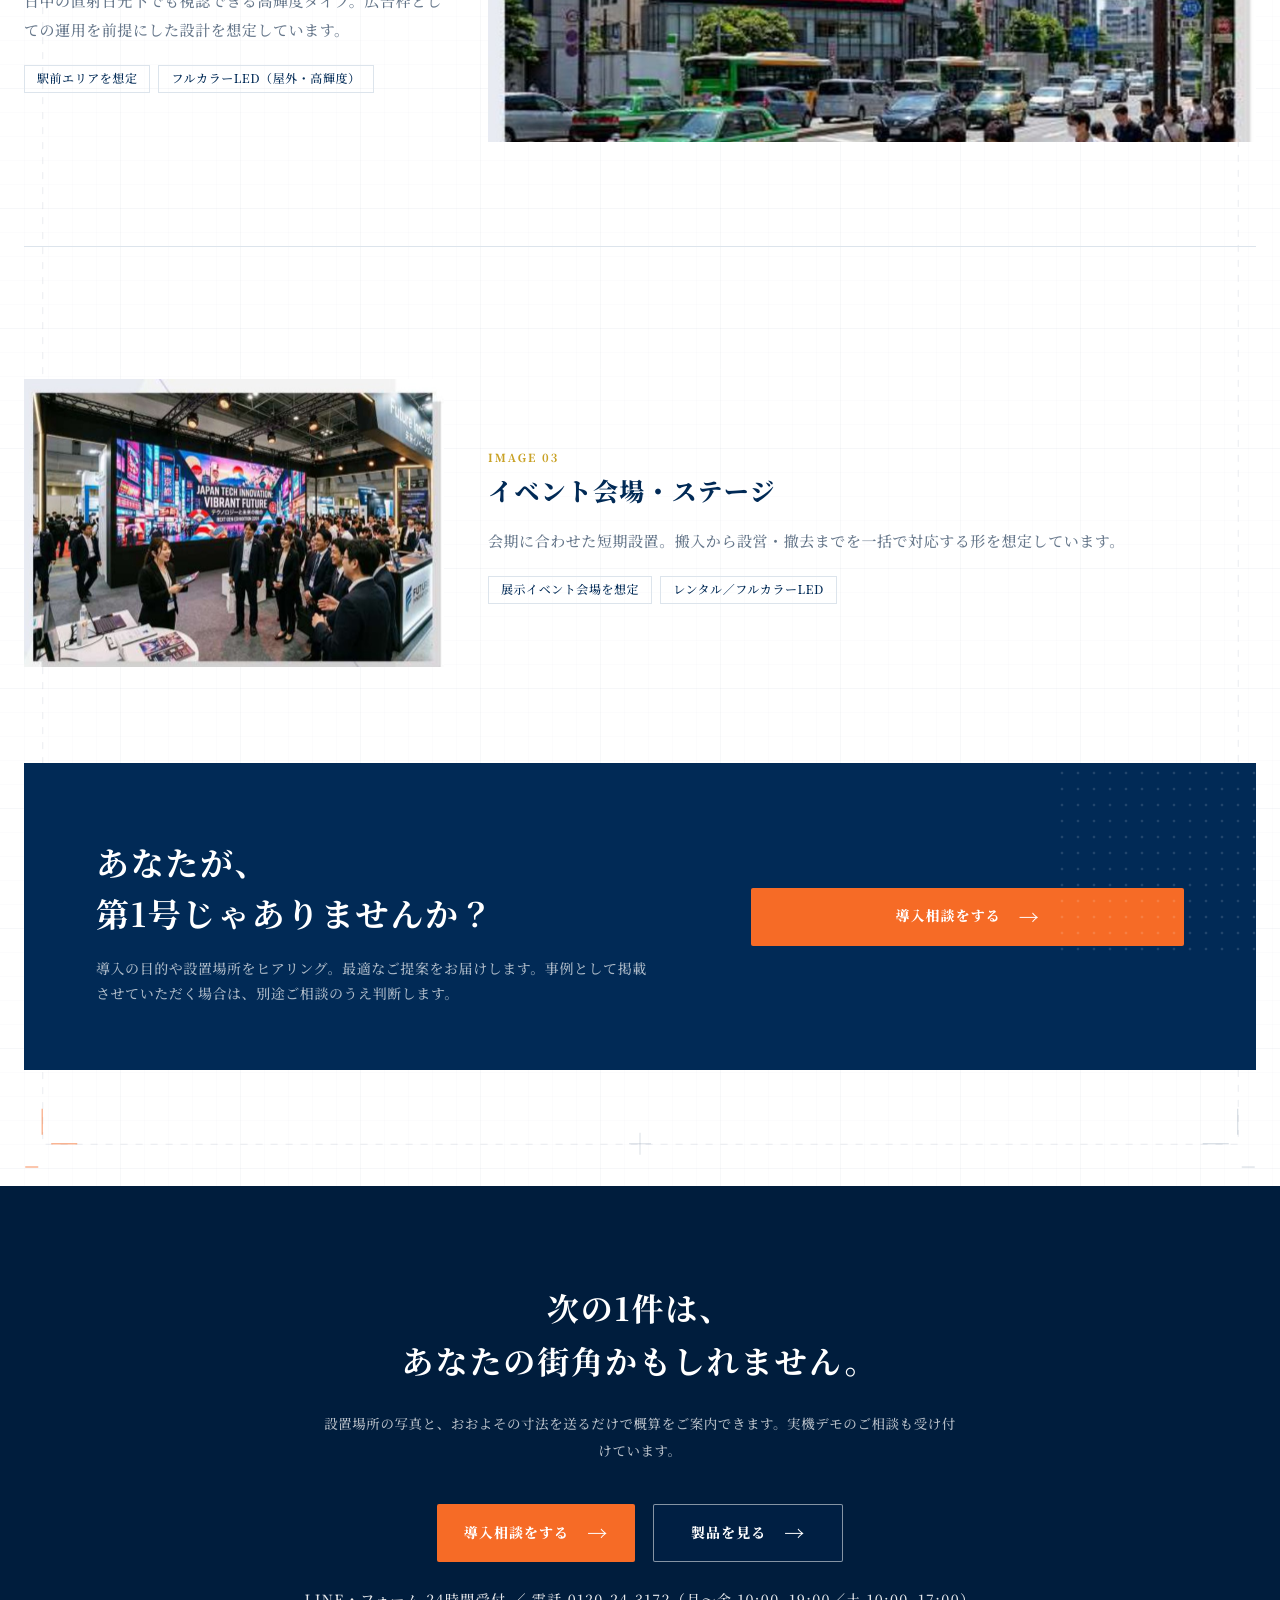
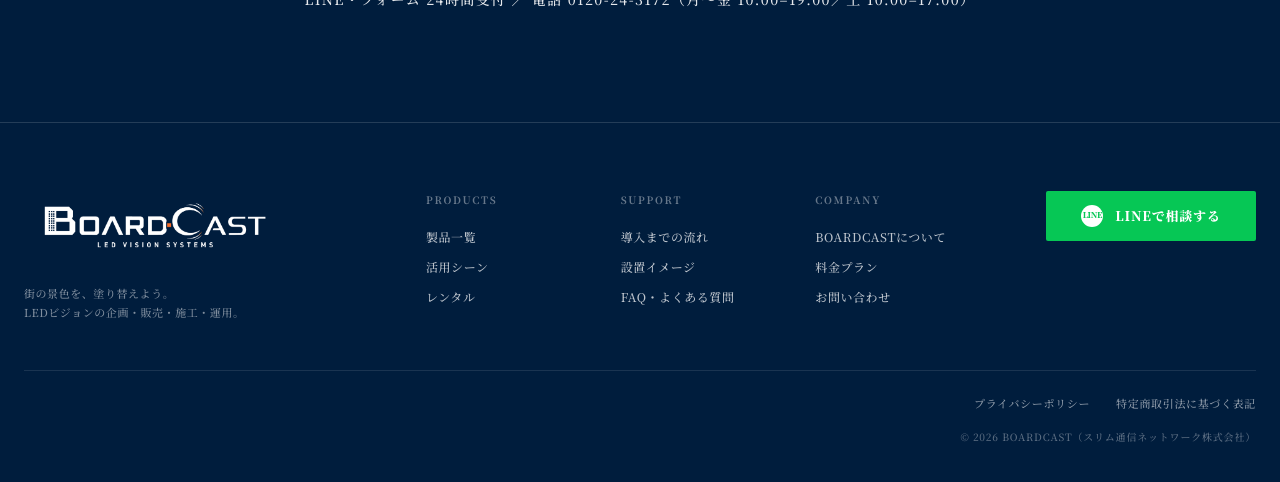
<file: cases.html>
<!doctype html>
<html lang="ja">
<head>
  <meta charset="utf-8">
  <meta name="viewport" content="width=device-width, initial-scale=1">
  <meta name="robots" content="noindex, nofollow">
  <title>設置イメージ｜BOARDCAST</title>
  <link rel="preconnect" href="https://fonts.googleapis.com">
  <link rel="preconnect" href="https://fonts.gstatic.com" crossorigin>
  <link href="https://fonts.googleapis.com/css2?family=Noto+Serif+JP:wght@400;500;600;700;900&display=swap" rel="stylesheet">
  <!-- ?v= はキャッシュ避け。CSSやJSを直したらこの数字を変える -->
  <link rel="stylesheet" href="./assets/site.css?v=20260817i">
</head>
<body>
  <main>
      <header class="site-header">
        <div class="header-inner">
          <a href="index.html"><img class="brand-logo" src="./assets/logo-navy.png" alt="BOARDCAST LED VISION SYSTEMS"></a>
          <nav class="nav" aria-label="メインナビゲーション">
            <a href="products.html">製品</a>
            <a href="scenes.html">活用シーン</a>
            <a href="cases.html" aria-current="page">設置イメージ</a>
            <a href="pricing.html">料金</a>
            <a href="flow.html">導入の流れ</a>
            <a href="faq.html">FAQ</a>
            <a class="nav-cta" href="https://line.me/R/ti/p/@829ajccj" target="_blank" rel="noopener"><span class="line-mark">LINE</span>導入相談をする</a>
          </nav>
          <button class="navtoggle" type="button" aria-label="メニューを開く" aria-expanded="false">≡</button>
          <a class="header-cta" href="https://line.me/R/ti/p/@829ajccj" target="_blank" rel="noopener"><span class="line-mark">LINE</span>導入相談をする</a>
        </div>
      </header>
      <section class="page-head" data-fx="led beam">
        <div class="container">
          <div class="breadcrumb"><a href="index.html">TOP</a><span class="sep">/</span><span class="cur">設置イメージ</span></div>
          <span class="page-en">IMAGES</span>
          <h1>こんな景色を、<br>つくれます。</h1>
          <p>規模と用途の異なる設置イメージをご紹介します。実際の施工事例は、掲載許諾が取れ次第このページに追加していきます。</p>
        </div>
      </section>
      <section class="sect" data-fx="paper" data-fx-opt="trim">
        <div class="container wide">
          <h2 class="section-title">設置イメージ</h2>
          <p class="sect-lead">※ 以下は設置イメージです。実績写真ではありません。<span class="tbd">実事例の掲載は準備中</span></p>
          <div class="plist">
            <article class="pitem">
              <div class="pitem-photo" style="background-image:url('./assets/photo/c-facade.jpg')"></div>
              <div>
                <span class="pi-en">IMAGE 01</span>
                <h3>高層商業施設・外壁ビジョン</h3>
                <p>ファサード全体を映像面に。施設のイベント告知とブランド演出を、時間帯で出し分ける使い方を想定しています。</p>
                <div class="chips"><span>大型商業施設を想定</span><span>フルカラーLED（屋外）</span></div>
              </div>
            </article>
            <article class="pitem">
              <div class="pitem-photo" style="background-image:url('./assets/photo/c-street.jpg')"></div>
              <div>
                <span class="pi-en">IMAGE 02</span>
                <h3>駅前・広告用ビジョン</h3>
                <p>日中の直射日光下でも視認できる高輝度タイプ。広告枠としての運用を前提にした設計を想定しています。</p>
                <div class="chips"><span>駅前エリアを想定</span><span>フルカラーLED（屋外・高輝度）</span></div>
              </div>
            </article>
            <article class="pitem">
              <div class="pitem-photo" style="background-image:url('./assets/photo/c-event.jpg')"></div>
              <div>
                <span class="pi-en">IMAGE 03</span>
                <h3>イベント会場・ステージ</h3>
                <p>会期に合わせた短期設置。搬入から設営・撤去までを一括で対応する形を想定しています。</p>
                <div class="chips"><span>展示イベント会場を想定</span><span>レンタル／フルカラーLED</span></div>
              </div>
            </article>
          </div>
          <div class="first-card" style="margin-top:96px">
            <div>
              <h3>あなたが、<br>第1号じゃありませんか？</h3>
              <p>導入の目的や設置場所をヒアリング。最適なご提案をお届けします。事例として掲載させていただく場合は、別途ご相談のうえ判断します。</p>
            </div>
            <a class="btn btn-primary" href="contact.html">導入相談をする <span class="arrow">→</span></a>
          </div>
        </div>
      </section>
      <section class="cta-band" data-fx="wave beam">
        <div class="container">
          <h2>次の1件は、<br>あなたの街角かもしれません。</h2>
          <p class="cta-note">設置場所の写真と、おおよその寸法を送るだけで概算をご案内できます。実機デモのご相談も受け付けています。</p>
          <div class="closing-actions">
            <a class="btn btn-primary" href="contact.html">導入相談をする <span class="arrow">→</span></a>
            <a class="btn btn-outline" href="products.html">製品を見る <span class="arrow">→</span></a>
          </div>
          <p class="hours">LINE・フォーム 24時間受付 ／ 電話 0120-24-3172（月〜金 10:00–19:00／土 10:00–17:00）</p>
        </div>
      </section>
      <footer class="footer" style="position:static;background:var(--navy-deep)">
        <div class="container wide">
          <div class="footer-main">
            <div class="footer-brand">
              <img class="footer-logo" src="./assets/logo-white.png" alt="BOARDCAST LED VISION SYSTEMS">
              <p>街の景色を、塗り替えよう。<br>LEDビジョンの企画・販売・施工・運用。</p>
            </div>
            <div class="footer-links">
              <div><h4>PRODUCTS</h4><a href="products.html">製品一覧</a><a href="scenes.html">活用シーン</a><a href="rental.html">レンタル</a></div>
              <div><h4>SUPPORT</h4><a href="flow.html">導入までの流れ</a><a href="cases.html">設置イメージ</a><a href="faq.html">FAQ・よくある質問</a></div>
              <div><h4>COMPANY</h4><a href="about.html">BOARDCASTについて</a><a href="pricing.html">料金プラン</a><a href="contact.html">お問い合わせ</a></div>
            </div>
            <a class="line-big footer-line" href="https://line.me/R/ti/p/@829ajccj" target="_blank" rel="noopener"><span class="line-mark">LINE</span> LINEで相談する</a>
          </div>
          <div class="footer-legal"><a href="privacy.html">プライバシーポリシー</a><a href="legal.html">特定商取引法に基づく表記</a></div>
          <div class="copyright">© 2026 BOARDCAST（スリム通信ネットワーク株式会社）</div>
        </div>
      </footer>
  </main>
  <a class="floating-line" href="https://line.me/R/ti/p/@829ajccj" target="_blank" rel="noopener" aria-label="LINEで相談">LINE</a>
  <a class="pagetop" id="pagetop" href="#" aria-label="ページトップへ">↑</a>
  <script>
  (() => {
    const reduced = matchMedia("(prefers-reduced-motion: reduce)").matches;
    /* 出現アニメーション */
    const rv = [...document.querySelectorAll(".page-en,.page-head h1,.page-head p,.section-title,.sect-lead,.value-card,.pitem,.step,.plan-card,.faq-item,.rel-card,.info-table,.spec-wrap,.field,.cta-band h2,.cta-band .closing-actions,.pitem-photo")];
    if (!reduced) {
      const pick = el => {
        if (el.matches(".pitem-photo")) return "clip-rv";
        if (el.matches(".section-title,.page-head h1")) return "rv-mask";
        if (el.matches(".value-card,.plan-card,.rel-card")) {
          return [...el.parentElement.children].indexOf(el) % 2 ? "rv-right" : "rv-left";
        }
        if (el.matches(".step")) return "rv-right";
        return "rv";
      };
      rv.forEach(el => el.classList.add(pick(el)));
      document.querySelectorAll(".value-grid,.plan-grid,.rel-grid,.form-grid").forEach(g =>
        [...g.children].forEach((c, i) => c.style.transitionDelay = (i * .09) + "s"));
      const show = el => {
        el.classList.add("in");
        if (el.classList.contains("clip-rv") || el.classList.contains("rv-mask"))
          setTimeout(() => el.classList.remove("clip-rv", "rv-mask"), 1500);
      };
      const io = new IntersectionObserver(es => es.forEach(e => { if (e.isIntersecting) { show(e.target); io.unobserve(e.target); } }),
        { threshold: .14, rootMargin: "0px 0px -6% 0px" });
      rv.forEach(el => io.observe(el));
      const sweep = () => rv.forEach(el => {
        if (el.classList.contains("in")) return;
        const r = el.getBoundingClientRect();
        if (r.top < innerHeight * .94 && r.bottom > 0) show(el);
      });
      addEventListener("scroll", sweep, { passive: true }); addEventListener("resize", sweep); sweep();
      setTimeout(() => rv.forEach(el => { el.classList.add("in"); el.classList.remove("clip-rv", "rv-mask"); }), 5000);
    }

    /* SPナビ開閉 */
    const nt = document.querySelector(".navtoggle"), nv = document.querySelector(".nav");
    if (nt && nv) nt.addEventListener("click", () => {
      const o = nv.classList.toggle("open");
      nt.textContent = o ? "×" : "≡";
      nt.setAttribute("aria-expanded", o);
      nt.setAttribute("aria-label", o ? "メニューを閉じる" : "メニューを開く");
    });

    /* 追従ボタン */
    const pt = document.getElementById("pagetop");
    const fl = document.querySelector(".floating-line");
    const ft = document.querySelector(".footer");
    const upd = () => {
      if (pt) pt.classList.toggle("show", scrollY > 600);
      if (fl && ft) fl.classList.toggle("hide", ft.getBoundingClientRect().top < innerHeight - 40);
    };
    addEventListener("scroll", upd, { passive: true }); addEventListener("resize", upd); upd();
    if (pt) pt.addEventListener("click", e => { e.preventDefault(); scrollTo({ top: 0, behavior: reduced ? "auto" : "smooth" }); });
    /* FAQアコーディオン */
    document.querySelectorAll(".faq-q").forEach(q => q.addEventListener("click", () => {
      const item = q.closest(".faq-item"), a = item.querySelector(".faq-a"), open = item.classList.toggle("open");
      a.style.maxHeight = open ? a.scrollHeight + "px" : "0px";
    }));
  })();
  </script>
  <script src="./assets/fx.js"></script>
</body>
</html>
</file>
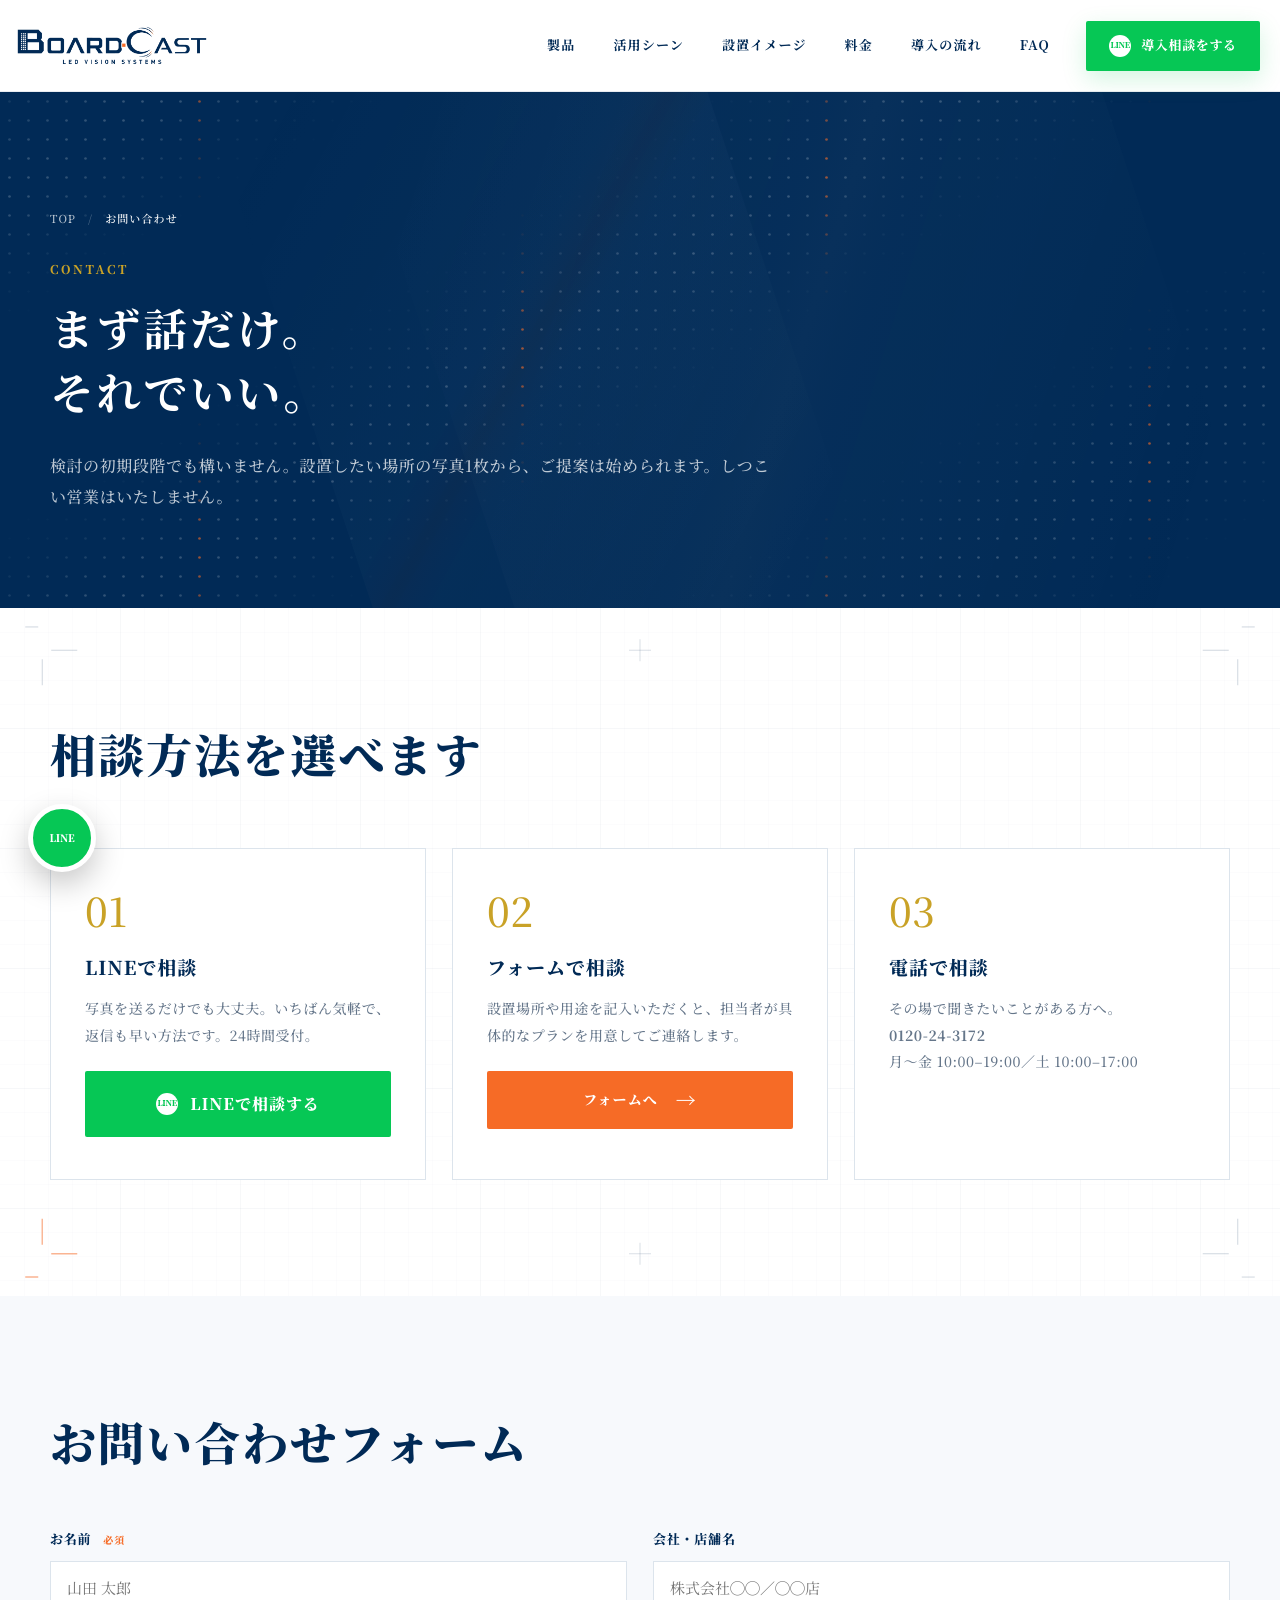
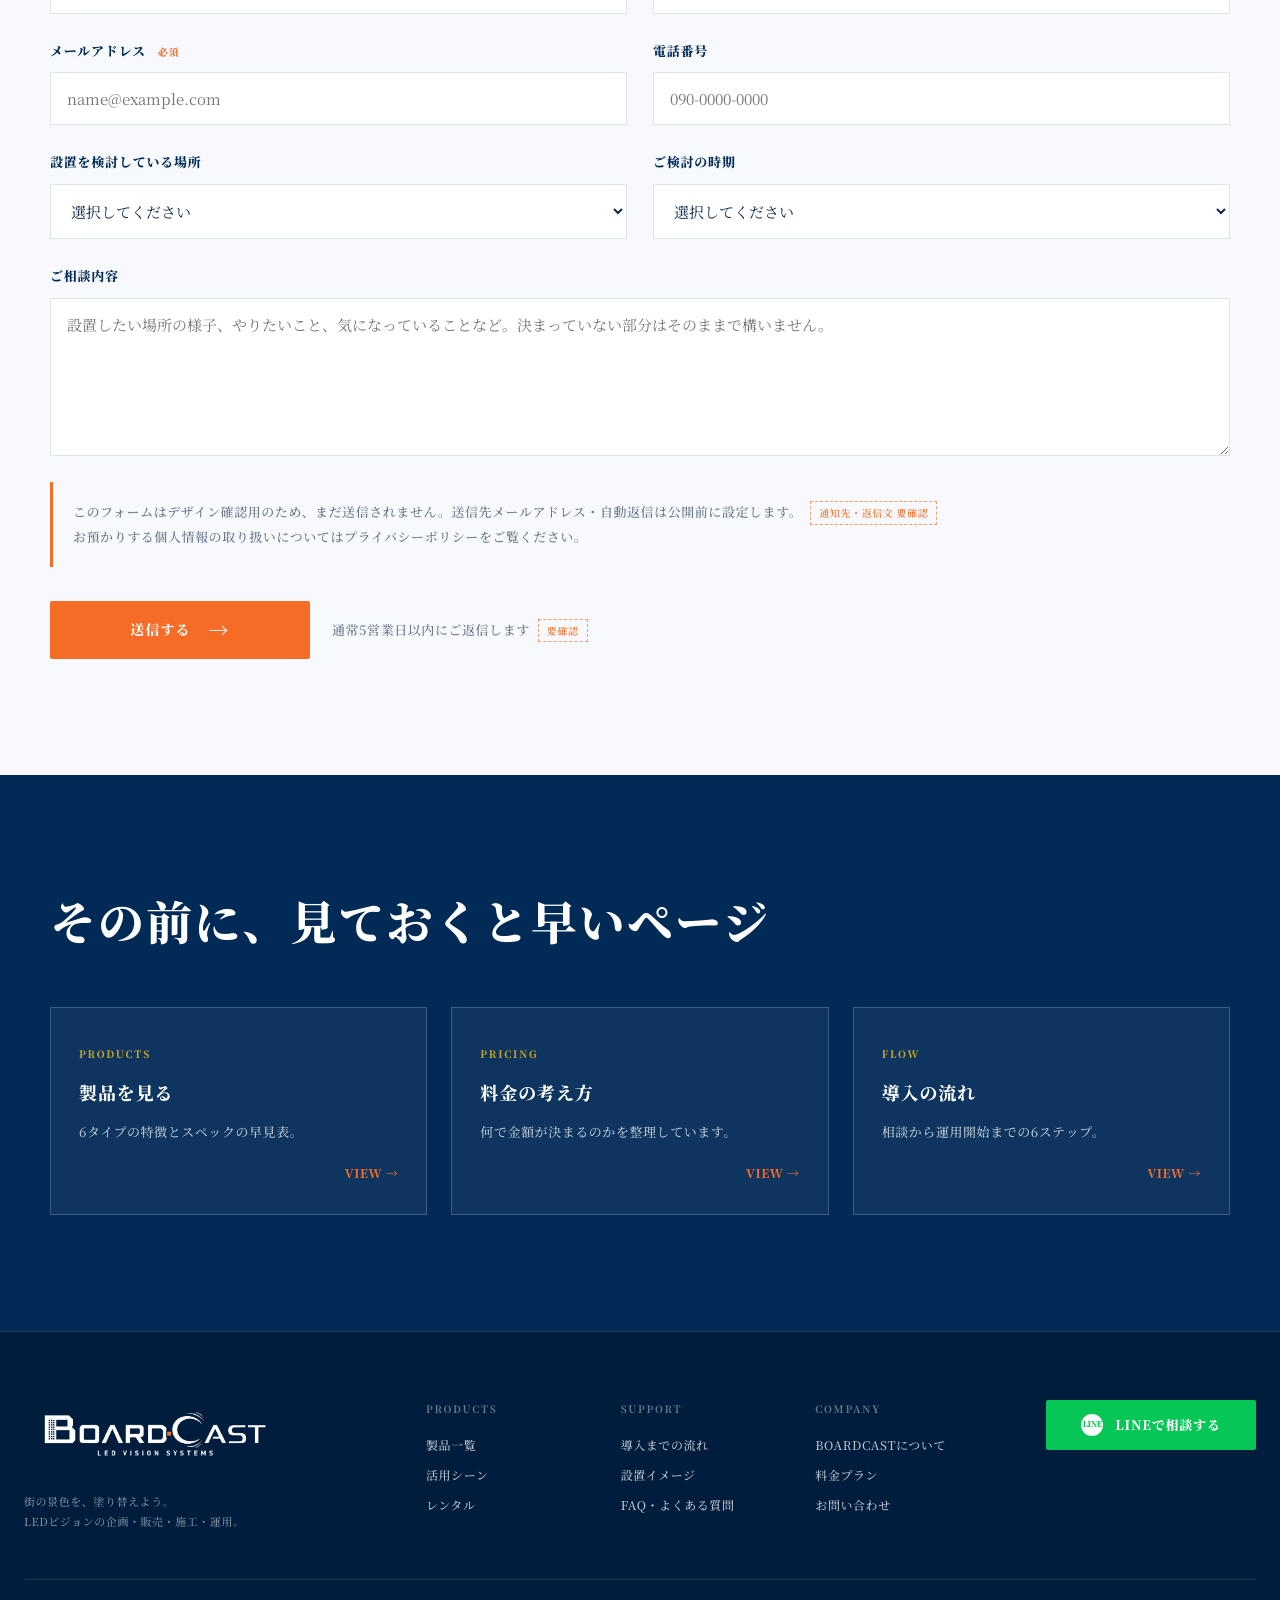
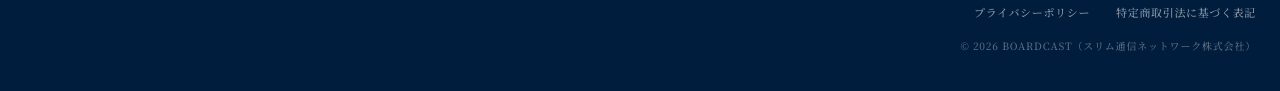
<file: contact.html>
<!doctype html>
<html lang="ja">
<head>
  <meta charset="utf-8">
  <meta name="viewport" content="width=device-width, initial-scale=1">
  <meta name="robots" content="noindex, nofollow">
  <title>お問い合わせ｜BOARDCAST</title>
  <link rel="preconnect" href="https://fonts.googleapis.com">
  <link rel="preconnect" href="https://fonts.gstatic.com" crossorigin>
  <link href="https://fonts.googleapis.com/css2?family=Noto+Serif+JP:wght@400;500;600;700;900&display=swap" rel="stylesheet">
  <!-- ?v= はキャッシュ避け。CSSやJSを直したらこの数字を変える -->
  <link rel="stylesheet" href="./assets/site.css?v=20260817i">
</head>
<body>
  <main>
      <header class="site-header">
        <div class="header-inner">
          <a href="index.html"><img class="brand-logo" src="./assets/logo-navy.png" alt="BOARDCAST LED VISION SYSTEMS"></a>
          <nav class="nav" aria-label="メインナビゲーション">
            <a href="products.html">製品</a>
            <a href="scenes.html">活用シーン</a>
            <a href="cases.html">設置イメージ</a>
            <a href="pricing.html">料金</a>
            <a href="flow.html">導入の流れ</a>
            <a href="faq.html">FAQ</a>
            <a class="nav-cta" href="https://line.me/R/ti/p/@829ajccj" target="_blank" rel="noopener"><span class="line-mark">LINE</span>導入相談をする</a>
          </nav>
          <button class="navtoggle" type="button" aria-label="メニューを開く" aria-expanded="false">≡</button>
          <a class="header-cta" href="https://line.me/R/ti/p/@829ajccj" target="_blank" rel="noopener"><span class="line-mark">LINE</span>導入相談をする</a>
        </div>
      </header>
      <section class="page-head" data-fx="led beam">
        <div class="container">
          <div class="breadcrumb"><a href="index.html">TOP</a><span class="sep">/</span><span class="cur">お問い合わせ</span></div>
          <span class="page-en">CONTACT</span>
          <h1>まず話だけ。<br>それでいい。</h1>
          <p>検討の初期段階でも構いません。設置したい場所の写真1枚から、ご提案は始められます。しつこい営業はいたしません。</p>
        </div>
      </section>
      <section class="sect" data-fx="paper">
        <div class="container">
          <h2 class="section-title">相談方法を選べます</h2>
          <div class="value-grid">
            <article class="value-card"><div class="vc-no">01</div><h3>LINEで相談</h3><p>写真を送るだけでも大丈夫。いちばん気軽で、返信も早い方法です。24時間受付。</p><a class="line-big" style="margin-top:22px" href="https://line.me/R/ti/p/@829ajccj" target="_blank" rel="noopener"><span class="line-mark">LINE</span> LINEで相談する</a></article>
            <article class="value-card"><div class="vc-no">02</div><h3>フォームで相談</h3><p>設置場所や用途を記入いただくと、担当者が具体的なプランを用意してご連絡します。</p><a class="btn btn-primary" style="margin-top:22px;width:100%" href="#form">フォームへ <span class="arrow">→</span></a></article>
            <article class="value-card"><div class="vc-no">03</div><h3>電話で相談</h3><p>その場で聞きたいことがある方へ。<br><b>0120-24-3172</b><br>月〜金 10:00–19:00／土 10:00–17:00</p></article>
          </div>
        </div>
      </section>

      <section class="sect tint" id="form" data-fx="paper" data-fx-opt="trim">
        <div class="container">
          <h2 class="section-title">お問い合わせフォーム</h2>
          <form class="form-grid" onsubmit="return false;">
            <div class="field"><label>お名前 <i>必須</i></label><input type="text" placeholder="山田 太郎"></div>
            <div class="field"><label>会社・店舗名</label><input type="text" placeholder="株式会社◯◯／◯◯店"></div>
            <div class="field"><label>メールアドレス <i>必須</i></label><input type="email" placeholder="name@example.com"></div>
            <div class="field"><label>電話番号</label><input type="tel" placeholder="090-0000-0000"></div>
            <div class="field"><label>設置を検討している場所</label>
              <select><option>選択してください</option><option>店舗の外（ファサード・店頭）</option><option>店舗の中（売場・壁面）</option><option>ビル外壁・屋上</option><option>エントランス・受付</option><option>イベント・展示会（レンタル）</option><option>その他・未定</option></select>
            </div>
            <div class="field"><label>ご検討の時期</label>
              <select><option>選択してください</option><option>できるだけ早く</option><option>3か月以内</option><option>半年以内</option><option>情報収集中</option></select>
            </div>
            <div class="field full"><label>ご相談内容</label><textarea placeholder="設置したい場所の様子、やりたいこと、気になっていることなど。決まっていない部分はそのままで構いません。"></textarea></div>
          </form>
          <div class="form-note">このフォームはデザイン確認用のため、まだ送信されません。送信先メールアドレス・自動返信は公開前に設定します。<span class="tbd">通知先・返信文 要確認</span><br>お預かりする個人情報の取り扱いについては<a href="privacy.html">プライバシーポリシー</a>をご覧ください。</div>
          <div class="form-submit">
            <a class="btn" href="#">送信する <span class="arrow">→</span></a>
            <span style="color:var(--muted);font-size:13px">通常5営業日以内にご返信します<span class="tbd">要確認</span></span>
          </div>
        </div>
      </section>

      <section class="sect dark" data-fx="led beam">
        <div class="container">
          <h2 class="section-title">その前に、見ておくと早いページ</h2>
          <div class="rel-grid">
            <a class="rel-card" href="products.html" style="background:rgba(255,255,255,.05);border-color:rgba(255,255,255,.2)"><span class="rc-en">PRODUCTS</span><h3 style="color:#fff">製品を見る</h3><p style="color:rgba(255,255,255,.7)">6タイプの特徴とスペックの早見表。</p><span class="rc-go">VIEW →</span></a>
            <a class="rel-card" href="pricing.html" style="background:rgba(255,255,255,.05);border-color:rgba(255,255,255,.2)"><span class="rc-en">PRICING</span><h3 style="color:#fff">料金の考え方</h3><p style="color:rgba(255,255,255,.7)">何で金額が決まるのかを整理しています。</p><span class="rc-go">VIEW →</span></a>
            <a class="rel-card" href="flow.html" style="background:rgba(255,255,255,.05);border-color:rgba(255,255,255,.2)"><span class="rc-en">FLOW</span><h3 style="color:#fff">導入の流れ</h3><p style="color:rgba(255,255,255,.7)">相談から運用開始までの6ステップ。</p><span class="rc-go">VIEW →</span></a>
          </div>
        </div>
      </section>

      <footer class="footer" style="position:static;background:var(--navy-deep)">
        <div class="container wide">
          <div class="footer-main">
            <div class="footer-brand">
              <img class="footer-logo" src="./assets/logo-white.png" alt="BOARDCAST LED VISION SYSTEMS">
              <p>街の景色を、塗り替えよう。<br>LEDビジョンの企画・販売・施工・運用。</p>
            </div>
            <div class="footer-links">
              <div><h4>PRODUCTS</h4><a href="products.html">製品一覧</a><a href="scenes.html">活用シーン</a><a href="rental.html">レンタル</a></div>
              <div><h4>SUPPORT</h4><a href="flow.html">導入までの流れ</a><a href="cases.html">設置イメージ</a><a href="faq.html">FAQ・よくある質問</a></div>
              <div><h4>COMPANY</h4><a href="about.html">BOARDCASTについて</a><a href="pricing.html">料金プラン</a><a href="contact.html">お問い合わせ</a></div>
            </div>
            <a class="line-big footer-line" href="https://line.me/R/ti/p/@829ajccj" target="_blank" rel="noopener"><span class="line-mark">LINE</span> LINEで相談する</a>
          </div>
          <div class="footer-legal"><a href="privacy.html">プライバシーポリシー</a><a href="legal.html">特定商取引法に基づく表記</a></div>
          <div class="copyright">© 2026 BOARDCAST（スリム通信ネットワーク株式会社）</div>
        </div>
      </footer>
  </main>
  <a class="floating-line" href="https://line.me/R/ti/p/@829ajccj" target="_blank" rel="noopener" aria-label="LINEで相談">LINE</a>
  <a class="pagetop" id="pagetop" href="#" aria-label="ページトップへ">↑</a>
  <script>
  (() => {
    const reduced = matchMedia("(prefers-reduced-motion: reduce)").matches;
    /* 出現アニメーション */
    const rv = [...document.querySelectorAll(".page-en,.page-head h1,.page-head p,.section-title,.sect-lead,.value-card,.pitem,.step,.plan-card,.faq-item,.rel-card,.info-table,.spec-wrap,.field,.cta-band h2,.cta-band .closing-actions,.pitem-photo")];
    if (!reduced) {
      const pick = el => {
        if (el.matches(".pitem-photo")) return "clip-rv";
        if (el.matches(".section-title,.page-head h1")) return "rv-mask";
        if (el.matches(".value-card,.plan-card,.rel-card")) {
          return [...el.parentElement.children].indexOf(el) % 2 ? "rv-right" : "rv-left";
        }
        if (el.matches(".step")) return "rv-right";
        return "rv";
      };
      rv.forEach(el => el.classList.add(pick(el)));
      document.querySelectorAll(".value-grid,.plan-grid,.rel-grid,.form-grid").forEach(g =>
        [...g.children].forEach((c, i) => c.style.transitionDelay = (i * .09) + "s"));
      const show = el => {
        el.classList.add("in");
        if (el.classList.contains("clip-rv") || el.classList.contains("rv-mask"))
          setTimeout(() => el.classList.remove("clip-rv", "rv-mask"), 1500);
      };
      const io = new IntersectionObserver(es => es.forEach(e => { if (e.isIntersecting) { show(e.target); io.unobserve(e.target); } }),
        { threshold: .14, rootMargin: "0px 0px -6% 0px" });
      rv.forEach(el => io.observe(el));
      const sweep = () => rv.forEach(el => {
        if (el.classList.contains("in")) return;
        const r = el.getBoundingClientRect();
        if (r.top < innerHeight * .94 && r.bottom > 0) show(el);
      });
      addEventListener("scroll", sweep, { passive: true }); addEventListener("resize", sweep); sweep();
      setTimeout(() => rv.forEach(el => { el.classList.add("in"); el.classList.remove("clip-rv", "rv-mask"); }), 5000);
    }

    /* SPナビ開閉 */
    const nt = document.querySelector(".navtoggle"), nv = document.querySelector(".nav");
    if (nt && nv) nt.addEventListener("click", () => {
      const o = nv.classList.toggle("open");
      nt.textContent = o ? "×" : "≡";
      nt.setAttribute("aria-expanded", o);
      nt.setAttribute("aria-label", o ? "メニューを閉じる" : "メニューを開く");
    });

    /* 追従ボタン */
    const pt = document.getElementById("pagetop");
    const fl = document.querySelector(".floating-line");
    const ft = document.querySelector(".footer");
    const upd = () => {
      if (pt) pt.classList.toggle("show", scrollY > 600);
      if (fl && ft) fl.classList.toggle("hide", ft.getBoundingClientRect().top < innerHeight - 40);
    };
    addEventListener("scroll", upd, { passive: true }); addEventListener("resize", upd); upd();
    if (pt) pt.addEventListener("click", e => { e.preventDefault(); scrollTo({ top: 0, behavior: reduced ? "auto" : "smooth" }); });
    /* FAQアコーディオン */
    document.querySelectorAll(".faq-q").forEach(q => q.addEventListener("click", () => {
      const item = q.closest(".faq-item"), a = item.querySelector(".faq-a"), open = item.classList.toggle("open");
      a.style.maxHeight = open ? a.scrollHeight + "px" : "0px";
    }));
  })();
  </script>
  <script src="./assets/fx.js"></script>
</body>
</html>
</file>
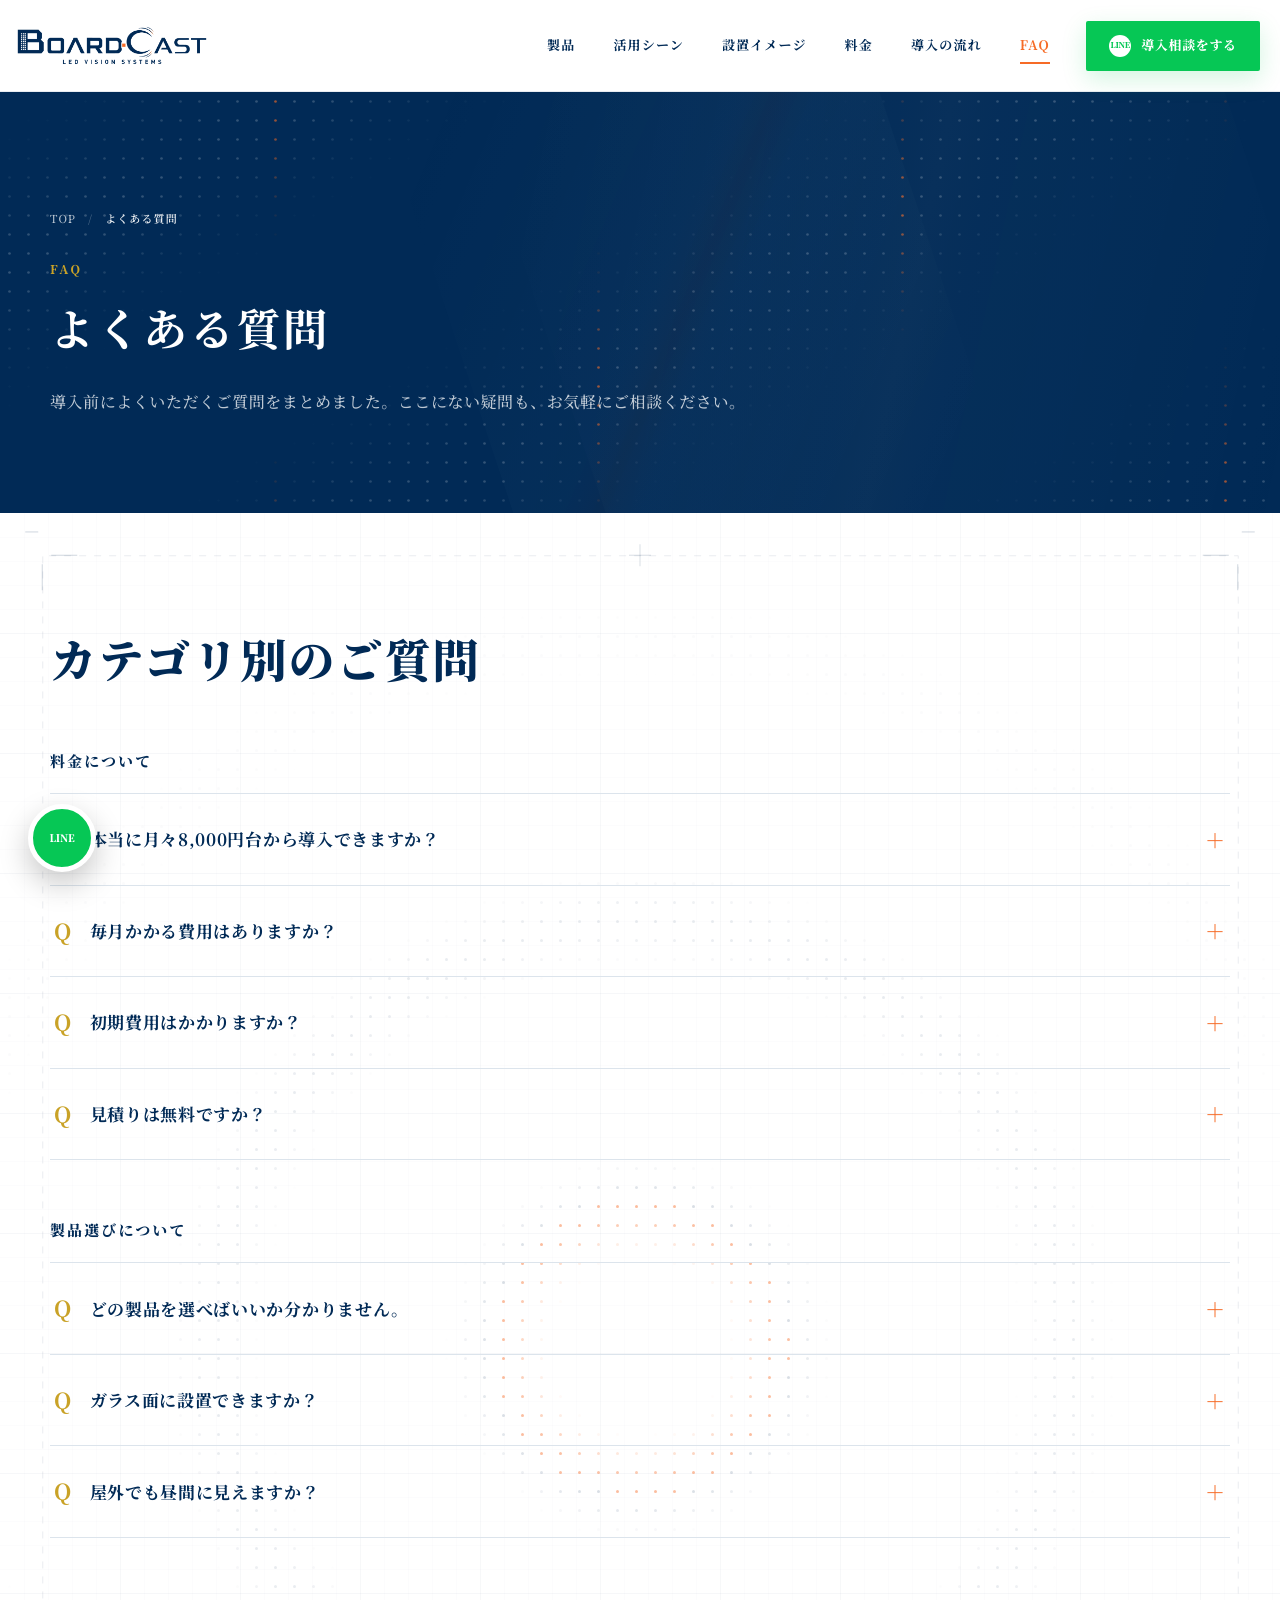
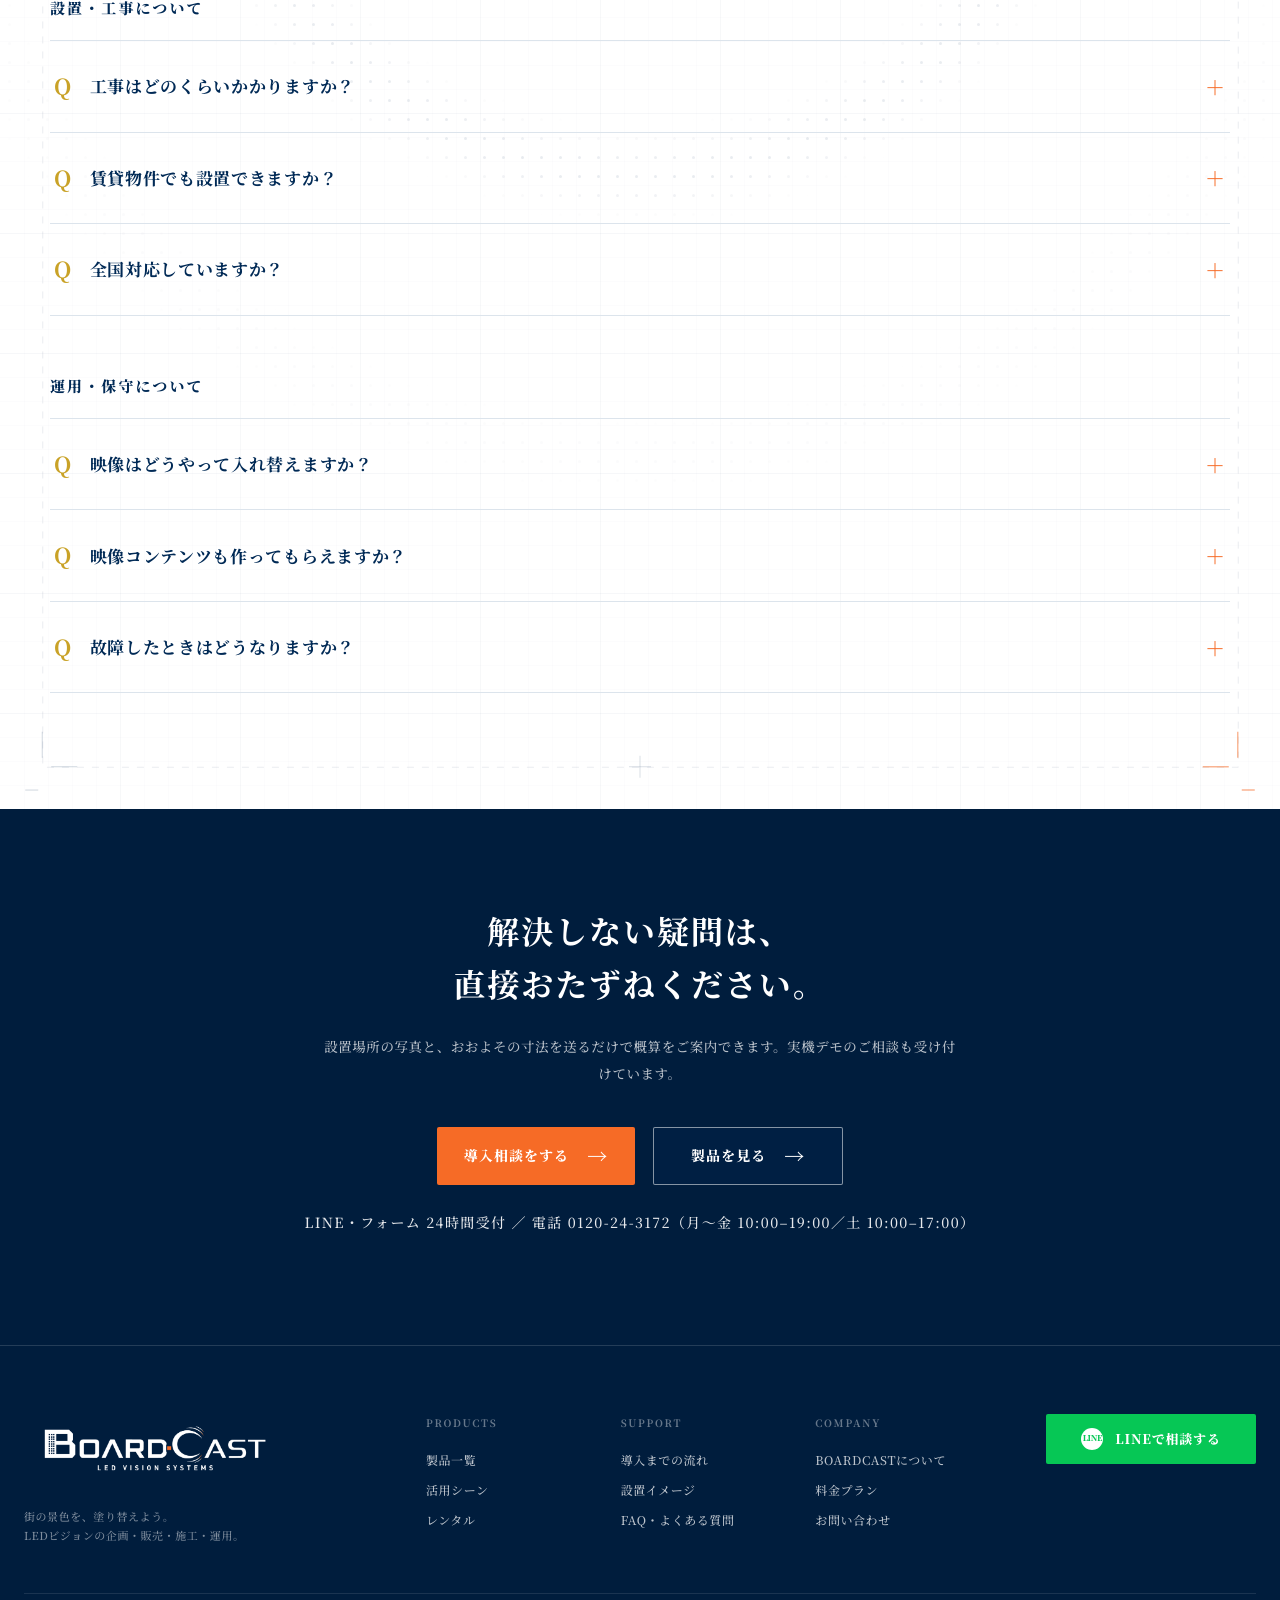
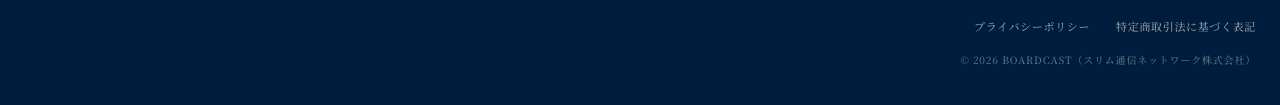
<file: faq.html>
<!doctype html>
<html lang="ja">
<head>
  <meta charset="utf-8">
  <meta name="viewport" content="width=device-width, initial-scale=1">
  <meta name="robots" content="noindex, nofollow">
  <title>よくある質問｜BOARDCAST</title>
  <link rel="preconnect" href="https://fonts.googleapis.com">
  <link rel="preconnect" href="https://fonts.gstatic.com" crossorigin>
  <link href="https://fonts.googleapis.com/css2?family=Noto+Serif+JP:wght@400;500;600;700;900&display=swap" rel="stylesheet">
  <!-- ?v= はキャッシュ避け。CSSやJSを直したらこの数字を変える -->
  <link rel="stylesheet" href="./assets/site.css?v=20260817i">
</head>
<body>
  <main>
      <header class="site-header">
        <div class="header-inner">
          <a href="index.html"><img class="brand-logo" src="./assets/logo-navy.png" alt="BOARDCAST LED VISION SYSTEMS"></a>
          <nav class="nav" aria-label="メインナビゲーション">
            <a href="products.html">製品</a>
            <a href="scenes.html">活用シーン</a>
            <a href="cases.html">設置イメージ</a>
            <a href="pricing.html">料金</a>
            <a href="flow.html">導入の流れ</a>
            <a href="faq.html" aria-current="page">FAQ</a>
            <a class="nav-cta" href="https://line.me/R/ti/p/@829ajccj" target="_blank" rel="noopener"><span class="line-mark">LINE</span>導入相談をする</a>
          </nav>
          <button class="navtoggle" type="button" aria-label="メニューを開く" aria-expanded="false">≡</button>
          <a class="header-cta" href="https://line.me/R/ti/p/@829ajccj" target="_blank" rel="noopener"><span class="line-mark">LINE</span>導入相談をする</a>
        </div>
      </header>
      <section class="page-head" data-fx="led beam">
        <div class="container">
          <div class="breadcrumb"><a href="index.html">TOP</a><span class="sep">/</span><span class="cur">よくある質問</span></div>
          <span class="page-en">FAQ</span>
          <h1>よくある質問</h1>
          <p>導入前によくいただくご質問をまとめました。ここにない疑問も、お気軽にご相談ください。</p>
        </div>
      </section>
      <section class="sect" data-fx="paper wave" data-fx-opt="trim light">
        <div class="container">
          <h2 class="section-title">カテゴリ別のご質問</h2>
          <div class="faq-cat">
            <h3>料金について</h3>
            <div class="faq-item">
              <button class="faq-q" type="button"><span class="q-mark">Q</span>本当に月々8,000円台から導入できますか？<span class="q-toggle">＋</span></button>
              <div class="faq-a"><div>本体50万円クラスの小型構成（店頭スタンドなど）を6年リースでご利用いただく場合の月額目安です（税別・標準工事費別途）。設置サイズと構成により変わり、大型・特殊形状は個別のお見積りとなります。相見積もりも歓迎です。</div></div>
            </div>
            <div class="faq-item">
              <button class="faq-q" type="button"><span class="q-mark">Q</span>毎月かかる費用はありますか？<span class="q-toggle">＋</span></button>
              <div class="faq-a"><div>はい。映像配信システムの利用とサポート窓口を含む「配信サポート」へのご加入が必要です。更新放題プランは1面あたり月額2,000円（税別）、月1回更新プランは月額1,500円（税別）です。導入前のお見積りで必ずご案内します。</div></div>
            </div>
            <div class="faq-item">
              <button class="faq-q" type="button"><span class="q-mark">Q</span>初期費用はかかりますか？<span class="q-toggle">＋</span></button>
              <div class="faq-a"><div>設置工事の内容によって変わります。リース・分割のご相談が可能ですので、初期費用と月額のバランスを含めて複数案をご提示します。</div></div>
            </div>
            <div class="faq-item">
              <button class="faq-q" type="button"><span class="q-mark">Q</span>見積りは無料ですか？<span class="q-toggle">＋</span></button>
              <div class="faq-a"><div>はい。ご相談・お見積りは無料です。現地調査の可否と費用については、場所と規模を確認のうえご案内します。</div></div>
            </div>
          </div>
          <div class="faq-cat">
            <h3>製品選びについて</h3>
            <div class="faq-item">
              <button class="faq-q" type="button"><span class="q-mark">Q</span>どの製品を選べばいいか分かりません。<span class="q-toggle">＋</span></button>
              <div class="faq-a"><div>「どこに、どのくらいの距離から見せたいか」だけ決まっていれば選べます。近距離なら高精細タイプ、遠距離なら高輝度タイプ。写真をお送りいただければ、こちらから候補をご提案します。</div></div>
            </div>
            <div class="faq-item">
              <button class="faq-q" type="button"><span class="q-mark">Q</span>ガラス面に設置できますか？<span class="q-toggle">＋</span></button>
              <div class="faq-a"><div>できます。フィルム型LEDは透過率50〜95%の範囲でガラス面に貼り付けられ、背景の景色を活かしたまま映像を表示できます。大型のガラス外壁にはグリルスクリーンも選択肢になります。</div></div>
            </div>
            <div class="faq-item">
              <button class="faq-q" type="button"><span class="q-mark">Q</span>屋外でも昼間に見えますか？<span class="q-toggle">＋</span></button>
              <div class="faq-a"><div>屋外用は輝度4,500〜6,500cd/m²の高輝度タイプを使用します。直射日光下でも視認できる設計です。設置面の向き（西日など）も踏まえて機種を選定します。</div></div>
            </div>
          </div>
          <div class="faq-cat">
            <h3>設置・工事について</h3>
            <div class="faq-item">
              <button class="faq-q" type="button"><span class="q-mark">Q</span>工事はどのくらいかかりますか？<span class="q-toggle">＋</span></button>
              <div class="faq-a"><div>規模と設置方法によって変わります。小型で電源が近くにある場合は短時間で完了します。高所作業や電源工事を伴う場合は日数が必要です。現地調査のうえ、営業に影響が出にくい日程をご相談します。</div></div>
            </div>
            <div class="faq-item">
              <button class="faq-q" type="button"><span class="q-mark">Q</span>賃貸物件でも設置できますか？<span class="q-toggle">＋</span></button>
              <div class="faq-a"><div>設置方法によって可能です。原状回復が必要な物件では、工事を伴わないスタンド型や、取り外し可能な設置方法をご提案します。オーナー様への確認が必要な場合はご相談ください。</div></div>
            </div>
            <div class="faq-item">
              <button class="faq-q" type="button"><span class="q-mark">Q</span>全国対応していますか？<span class="q-toggle">＋</span></button>
              <div class="faq-a"><div>全国47都道府県に対応しています。エリアによって施工体制が異なるため、日程は個別にご相談ください。</div></div>
            </div>
          </div>
          <div class="faq-cat">
            <h3>運用・保守について</h3>
            <div class="faq-item">
              <button class="faq-q" type="button"><span class="q-mark">Q</span>映像はどうやって入れ替えますか？<span class="q-toggle">＋</span></button>
              <div class="faq-a"><div>スマートフォンやPCから操作できます。製品によっては専用アプリでの操作、遠隔からの一括更新に対応します。操作方法は納品時にお渡しし、運用開始まで伴走します。</div></div>
            </div>
            <div class="faq-item">
              <button class="faq-q" type="button"><span class="q-mark">Q</span>映像コンテンツも作ってもらえますか？<span class="q-toggle">＋</span></button>
              <div class="faq-a"><div>対応可能です。写真素材をお預かりして制作する形、テンプレートを差し替える形など、運用のしやすさに合わせてご提案します。費用は内容によります。</div></div>
            </div>
            <div class="faq-item">
              <button class="faq-q" type="button"><span class="q-mark">Q</span>故障したときはどうなりますか？<span class="q-toggle">＋</span></button>
              <div class="faq-a"><div>12か月のメーカー保証が付きます。配信サポートにご加入いただいている間は、保証を継続してご利用いただけます（実質的な延長）。故障時は国内の窓口が対応し、症状の切り分けから修理・交換のご案内まで担当が窓口になります。</div></div>
            </div>
          </div>
        </div>
      </section>
      <section class="cta-band" data-fx="wave beam">
        <div class="container">
          <h2>解決しない疑問は、<br>直接おたずねください。</h2>
          <p class="cta-note">設置場所の写真と、おおよその寸法を送るだけで概算をご案内できます。実機デモのご相談も受け付けています。</p>
          <div class="closing-actions">
            <a class="btn btn-primary" href="contact.html">導入相談をする <span class="arrow">→</span></a>
            <a class="btn btn-outline" href="products.html">製品を見る <span class="arrow">→</span></a>
          </div>
          <p class="hours">LINE・フォーム 24時間受付 ／ 電話 0120-24-3172（月〜金 10:00–19:00／土 10:00–17:00）</p>
        </div>
      </section>
      <footer class="footer" style="position:static;background:var(--navy-deep)">
        <div class="container wide">
          <div class="footer-main">
            <div class="footer-brand">
              <img class="footer-logo" src="./assets/logo-white.png" alt="BOARDCAST LED VISION SYSTEMS">
              <p>街の景色を、塗り替えよう。<br>LEDビジョンの企画・販売・施工・運用。</p>
            </div>
            <div class="footer-links">
              <div><h4>PRODUCTS</h4><a href="products.html">製品一覧</a><a href="scenes.html">活用シーン</a><a href="rental.html">レンタル</a></div>
              <div><h4>SUPPORT</h4><a href="flow.html">導入までの流れ</a><a href="cases.html">設置イメージ</a><a href="faq.html">FAQ・よくある質問</a></div>
              <div><h4>COMPANY</h4><a href="about.html">BOARDCASTについて</a><a href="pricing.html">料金プラン</a><a href="contact.html">お問い合わせ</a></div>
            </div>
            <a class="line-big footer-line" href="https://line.me/R/ti/p/@829ajccj" target="_blank" rel="noopener"><span class="line-mark">LINE</span> LINEで相談する</a>
          </div>
          <div class="footer-legal"><a href="privacy.html">プライバシーポリシー</a><a href="legal.html">特定商取引法に基づく表記</a></div>
          <div class="copyright">© 2026 BOARDCAST（スリム通信ネットワーク株式会社）</div>
        </div>
      </footer>
  </main>
  <a class="floating-line" href="https://line.me/R/ti/p/@829ajccj" target="_blank" rel="noopener" aria-label="LINEで相談">LINE</a>
  <a class="pagetop" id="pagetop" href="#" aria-label="ページトップへ">↑</a>
  <script>
  (() => {
    const reduced = matchMedia("(prefers-reduced-motion: reduce)").matches;
    /* 出現アニメーション */
    const rv = [...document.querySelectorAll(".page-en,.page-head h1,.page-head p,.section-title,.sect-lead,.value-card,.pitem,.step,.plan-card,.faq-item,.rel-card,.info-table,.spec-wrap,.field,.cta-band h2,.cta-band .closing-actions,.pitem-photo")];
    if (!reduced) {
      const pick = el => {
        if (el.matches(".pitem-photo")) return "clip-rv";
        if (el.matches(".section-title,.page-head h1")) return "rv-mask";
        if (el.matches(".value-card,.plan-card,.rel-card")) {
          return [...el.parentElement.children].indexOf(el) % 2 ? "rv-right" : "rv-left";
        }
        if (el.matches(".step")) return "rv-right";
        return "rv";
      };
      rv.forEach(el => el.classList.add(pick(el)));
      document.querySelectorAll(".value-grid,.plan-grid,.rel-grid,.form-grid").forEach(g =>
        [...g.children].forEach((c, i) => c.style.transitionDelay = (i * .09) + "s"));
      const show = el => {
        el.classList.add("in");
        if (el.classList.contains("clip-rv") || el.classList.contains("rv-mask"))
          setTimeout(() => el.classList.remove("clip-rv", "rv-mask"), 1500);
      };
      const io = new IntersectionObserver(es => es.forEach(e => { if (e.isIntersecting) { show(e.target); io.unobserve(e.target); } }),
        { threshold: .14, rootMargin: "0px 0px -6% 0px" });
      rv.forEach(el => io.observe(el));
      const sweep = () => rv.forEach(el => {
        if (el.classList.contains("in")) return;
        const r = el.getBoundingClientRect();
        if (r.top < innerHeight * .94 && r.bottom > 0) show(el);
      });
      addEventListener("scroll", sweep, { passive: true }); addEventListener("resize", sweep); sweep();
      setTimeout(() => rv.forEach(el => { el.classList.add("in"); el.classList.remove("clip-rv", "rv-mask"); }), 5000);
    }

    /* SPナビ開閉 */
    const nt = document.querySelector(".navtoggle"), nv = document.querySelector(".nav");
    if (nt && nv) nt.addEventListener("click", () => {
      const o = nv.classList.toggle("open");
      nt.textContent = o ? "×" : "≡";
      nt.setAttribute("aria-expanded", o);
      nt.setAttribute("aria-label", o ? "メニューを閉じる" : "メニューを開く");
    });

    /* 追従ボタン */
    const pt = document.getElementById("pagetop");
    const fl = document.querySelector(".floating-line");
    const ft = document.querySelector(".footer");
    const upd = () => {
      if (pt) pt.classList.toggle("show", scrollY > 600);
      if (fl && ft) fl.classList.toggle("hide", ft.getBoundingClientRect().top < innerHeight - 40);
    };
    addEventListener("scroll", upd, { passive: true }); addEventListener("resize", upd); upd();
    if (pt) pt.addEventListener("click", e => { e.preventDefault(); scrollTo({ top: 0, behavior: reduced ? "auto" : "smooth" }); });
    /* FAQアコーディオン */
    document.querySelectorAll(".faq-q").forEach(q => q.addEventListener("click", () => {
      const item = q.closest(".faq-item"), a = item.querySelector(".faq-a"), open = item.classList.toggle("open");
      a.style.maxHeight = open ? a.scrollHeight + "px" : "0px";
    }));
  })();
  </script>
  <script src="./assets/fx.js"></script>
</body>
</html>
</file>
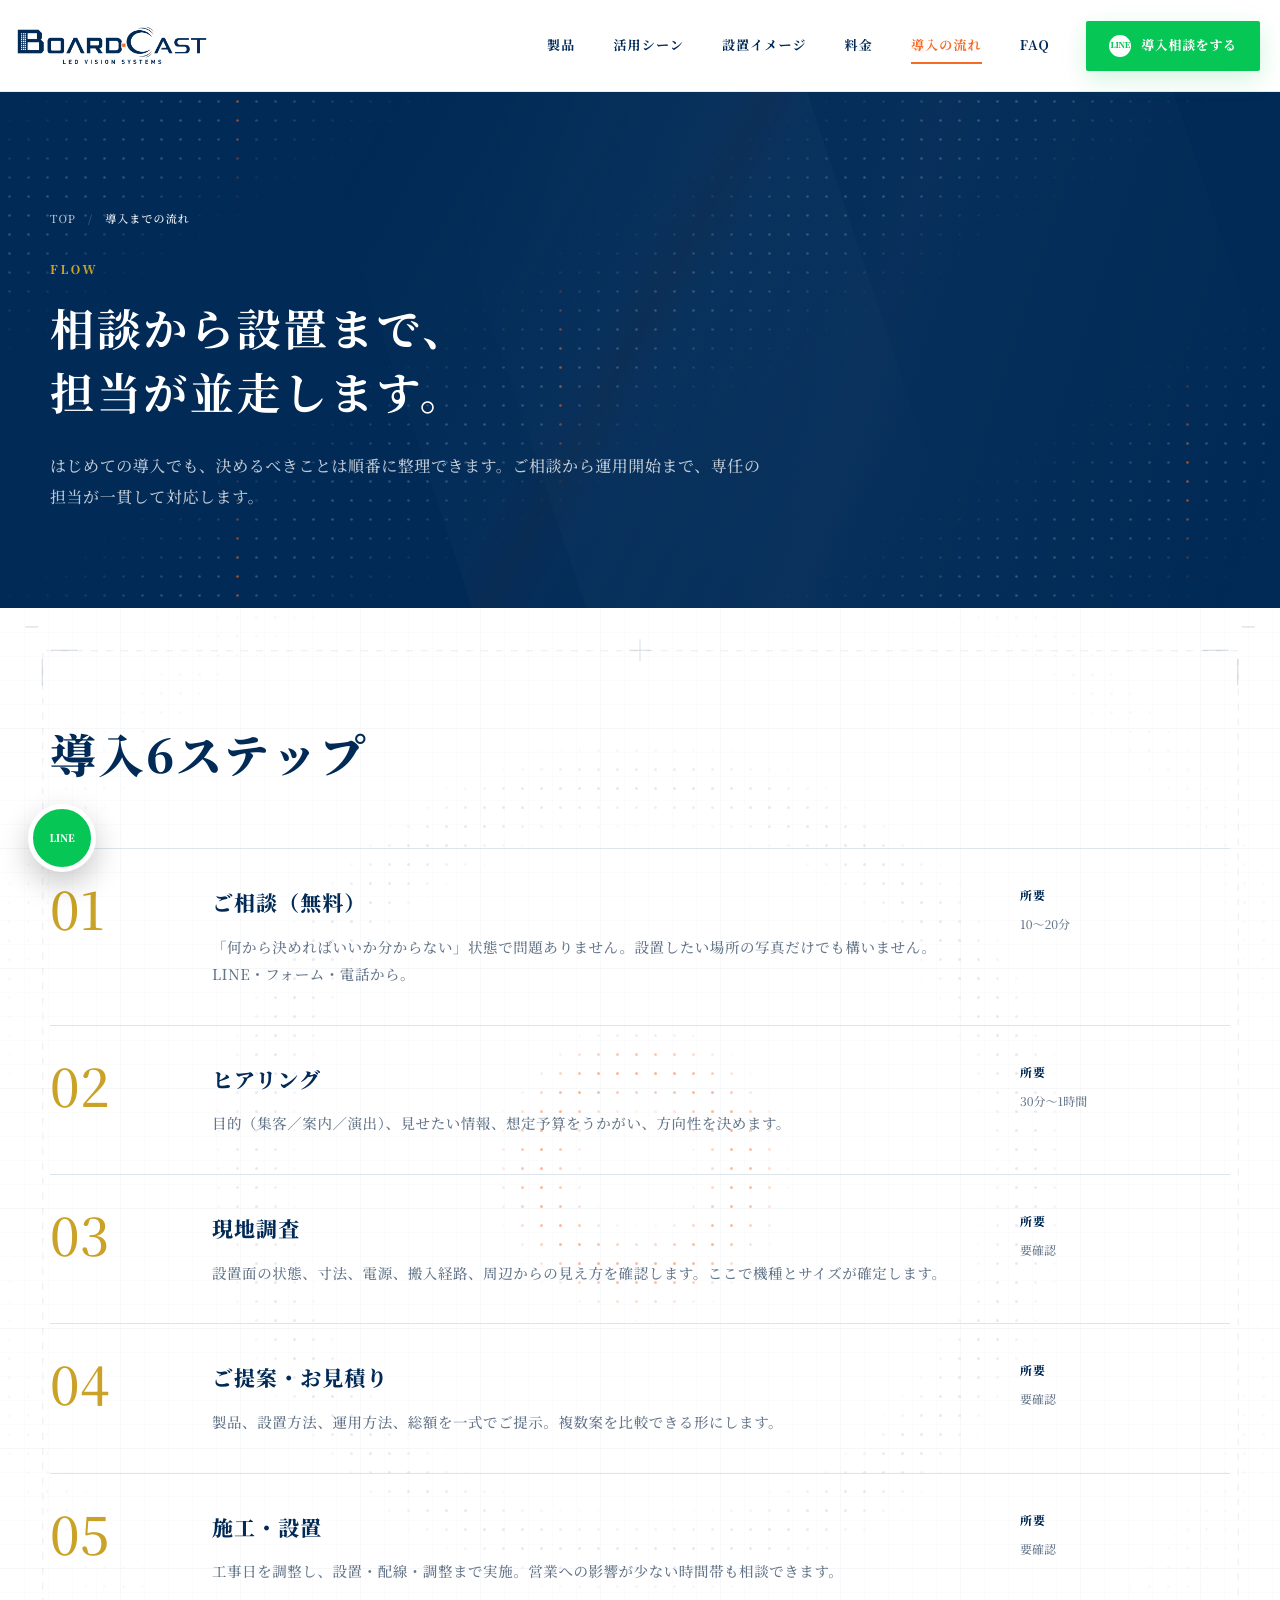
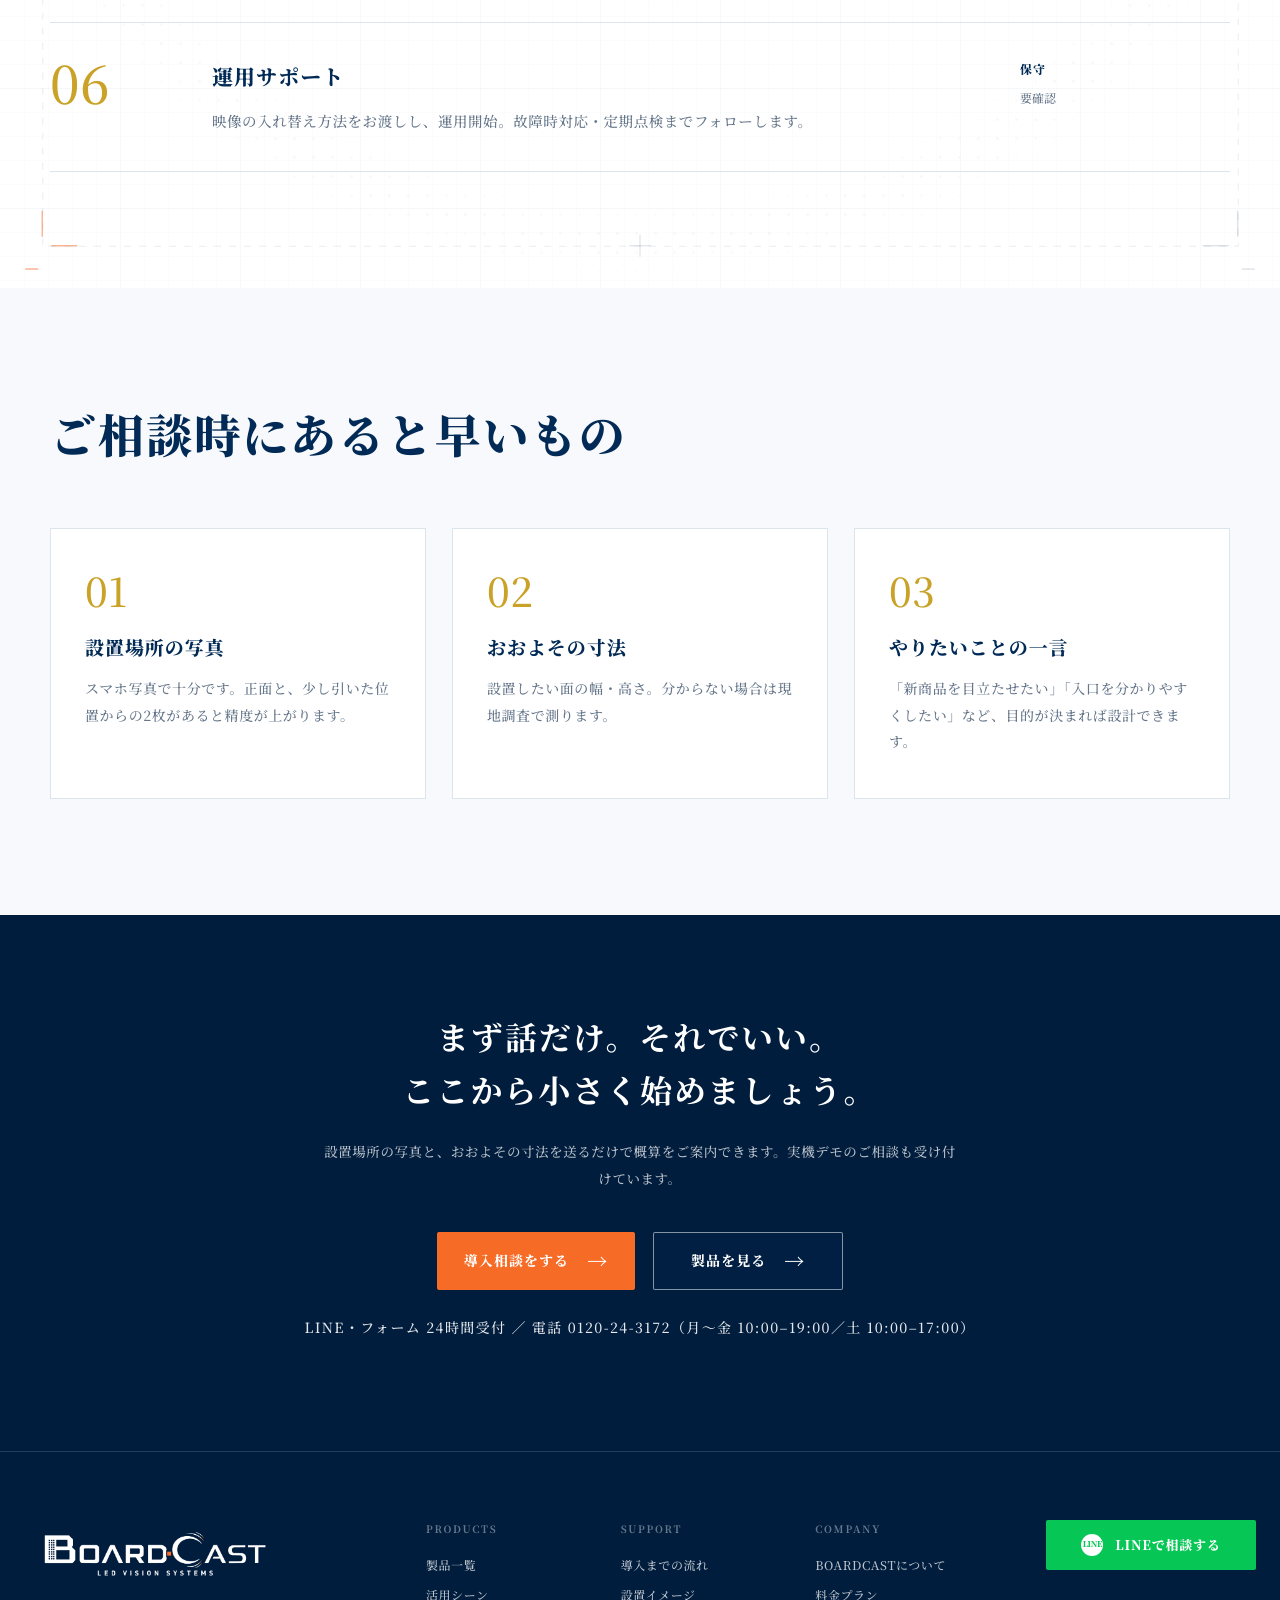
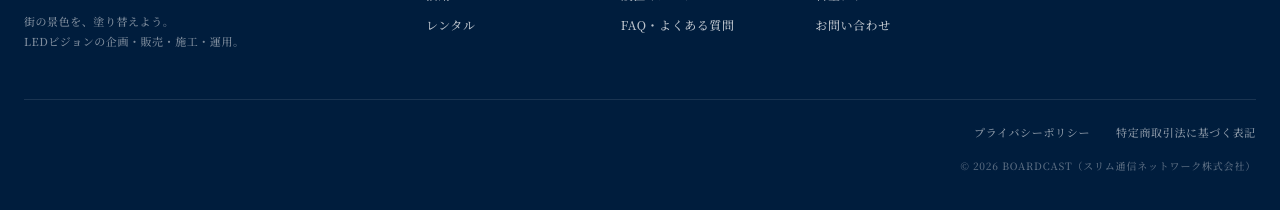
<file: flow.html>
<!doctype html>
<html lang="ja">
<head>
  <meta charset="utf-8">
  <meta name="viewport" content="width=device-width, initial-scale=1">
  <meta name="robots" content="noindex, nofollow">
  <title>導入までの流れ｜BOARDCAST</title>
  <link rel="preconnect" href="https://fonts.googleapis.com">
  <link rel="preconnect" href="https://fonts.gstatic.com" crossorigin>
  <link href="https://fonts.googleapis.com/css2?family=Noto+Serif+JP:wght@400;500;600;700;900&display=swap" rel="stylesheet">
  <!-- ?v= はキャッシュ避け。CSSやJSを直したらこの数字を変える -->
  <link rel="stylesheet" href="./assets/site.css?v=20260817i">
</head>
<body>
  <main>
      <header class="site-header">
        <div class="header-inner">
          <a href="index.html"><img class="brand-logo" src="./assets/logo-navy.png" alt="BOARDCAST LED VISION SYSTEMS"></a>
          <nav class="nav" aria-label="メインナビゲーション">
            <a href="products.html">製品</a>
            <a href="scenes.html">活用シーン</a>
            <a href="cases.html">設置イメージ</a>
            <a href="pricing.html">料金</a>
            <a href="flow.html" aria-current="page">導入の流れ</a>
            <a href="faq.html">FAQ</a>
            <a class="nav-cta" href="https://line.me/R/ti/p/@829ajccj" target="_blank" rel="noopener"><span class="line-mark">LINE</span>導入相談をする</a>
          </nav>
          <button class="navtoggle" type="button" aria-label="メニューを開く" aria-expanded="false">≡</button>
          <a class="header-cta" href="https://line.me/R/ti/p/@829ajccj" target="_blank" rel="noopener"><span class="line-mark">LINE</span>導入相談をする</a>
        </div>
      </header>
      <section class="page-head" data-fx="led beam">
        <div class="container">
          <div class="breadcrumb"><a href="index.html">TOP</a><span class="sep">/</span><span class="cur">導入までの流れ</span></div>
          <span class="page-en">FLOW</span>
          <h1>相談から設置まで、<br>担当が並走します。</h1>
          <p>はじめての導入でも、決めるべきことは順番に整理できます。ご相談から運用開始まで、専任の担当が一貫して対応します。</p>
        </div>
      </section>
      <section class="sect" data-fx="paper wave" data-fx-opt="trim light">
        <div class="container">
          <h2 class="section-title">導入6ステップ</h2>
          <div class="steps">
            <div class="step"><div class="step-no">01</div><div><h3>ご相談（無料）</h3><p>「何から決めればいいか分からない」状態で問題ありません。設置したい場所の写真だけでも構いません。LINE・フォーム・電話から。</p></div><div class="step-meta">所要<em>10〜20分</em></div></div>
            <div class="step"><div class="step-no">02</div><div><h3>ヒアリング</h3><p>目的（集客／案内／演出）、見せたい情報、想定予算をうかがい、方向性を決めます。</p></div><div class="step-meta">所要<em>30分〜1時間</em></div></div>
            <div class="step"><div class="step-no">03</div><div><h3>現地調査</h3><p>設置面の状態、寸法、電源、搬入経路、周辺からの見え方を確認します。ここで機種とサイズが確定します。</p></div><div class="step-meta">所要<em>要確認</em></div></div>
            <div class="step"><div class="step-no">04</div><div><h3>ご提案・お見積り</h3><p>製品、設置方法、運用方法、総額を一式でご提示。複数案を比較できる形にします。</p></div><div class="step-meta">所要<em>要確認</em></div></div>
            <div class="step"><div class="step-no">05</div><div><h3>施工・設置</h3><p>工事日を調整し、設置・配線・調整まで実施。営業への影響が少ない時間帯も相談できます。</p></div><div class="step-meta">所要<em>要確認</em></div></div>
            <div class="step"><div class="step-no">06</div><div><h3>運用サポート</h3><p>映像の入れ替え方法をお渡しし、運用開始。故障時対応・定期点検までフォローします。</p></div><div class="step-meta">保守<em>要確認</em></div></div>
          </div>
        </div>
      </section>

      <section class="sect tint" data-fx="paper">
        <div class="container">
          <h2 class="section-title">ご相談時にあると早いもの</h2>
          <div class="value-grid">
            <article class="value-card"><div class="vc-no">01</div><h3>設置場所の写真</h3><p>スマホ写真で十分です。正面と、少し引いた位置からの2枚があると精度が上がります。</p></article>
            <article class="value-card"><div class="vc-no">02</div><h3>おおよその寸法</h3><p>設置したい面の幅・高さ。分からない場合は現地調査で測ります。</p></article>
            <article class="value-card"><div class="vc-no">03</div><h3>やりたいことの一言</h3><p>「新商品を目立たせたい」「入口を分かりやすくしたい」など、目的が決まれば設計できます。</p></article>
          </div>
        </div>
      </section>
      <section class="cta-band" data-fx="wave beam">
        <div class="container">
          <h2>まず話だけ。それでいい。<br>ここから小さく始めましょう。</h2>
          <p class="cta-note">設置場所の写真と、おおよその寸法を送るだけで概算をご案内できます。実機デモのご相談も受け付けています。</p>
          <div class="closing-actions">
            <a class="btn btn-primary" href="contact.html">導入相談をする <span class="arrow">→</span></a>
            <a class="btn btn-outline" href="products.html">製品を見る <span class="arrow">→</span></a>
          </div>
          <p class="hours">LINE・フォーム 24時間受付 ／ 電話 0120-24-3172（月〜金 10:00–19:00／土 10:00–17:00）</p>
        </div>
      </section>
      <footer class="footer" style="position:static;background:var(--navy-deep)">
        <div class="container wide">
          <div class="footer-main">
            <div class="footer-brand">
              <img class="footer-logo" src="./assets/logo-white.png" alt="BOARDCAST LED VISION SYSTEMS">
              <p>街の景色を、塗り替えよう。<br>LEDビジョンの企画・販売・施工・運用。</p>
            </div>
            <div class="footer-links">
              <div><h4>PRODUCTS</h4><a href="products.html">製品一覧</a><a href="scenes.html">活用シーン</a><a href="rental.html">レンタル</a></div>
              <div><h4>SUPPORT</h4><a href="flow.html">導入までの流れ</a><a href="cases.html">設置イメージ</a><a href="faq.html">FAQ・よくある質問</a></div>
              <div><h4>COMPANY</h4><a href="about.html">BOARDCASTについて</a><a href="pricing.html">料金プラン</a><a href="contact.html">お問い合わせ</a></div>
            </div>
            <a class="line-big footer-line" href="https://line.me/R/ti/p/@829ajccj" target="_blank" rel="noopener"><span class="line-mark">LINE</span> LINEで相談する</a>
          </div>
          <div class="footer-legal"><a href="privacy.html">プライバシーポリシー</a><a href="legal.html">特定商取引法に基づく表記</a></div>
          <div class="copyright">© 2026 BOARDCAST（スリム通信ネットワーク株式会社）</div>
        </div>
      </footer>
  </main>
  <a class="floating-line" href="https://line.me/R/ti/p/@829ajccj" target="_blank" rel="noopener" aria-label="LINEで相談">LINE</a>
  <a class="pagetop" id="pagetop" href="#" aria-label="ページトップへ">↑</a>
  <script>
  (() => {
    const reduced = matchMedia("(prefers-reduced-motion: reduce)").matches;
    /* 出現アニメーション */
    const rv = [...document.querySelectorAll(".page-en,.page-head h1,.page-head p,.section-title,.sect-lead,.value-card,.pitem,.step,.plan-card,.faq-item,.rel-card,.info-table,.spec-wrap,.field,.cta-band h2,.cta-band .closing-actions,.pitem-photo")];
    if (!reduced) {
      const pick = el => {
        if (el.matches(".pitem-photo")) return "clip-rv";
        if (el.matches(".section-title,.page-head h1")) return "rv-mask";
        if (el.matches(".value-card,.plan-card,.rel-card")) {
          return [...el.parentElement.children].indexOf(el) % 2 ? "rv-right" : "rv-left";
        }
        if (el.matches(".step")) return "rv-right";
        return "rv";
      };
      rv.forEach(el => el.classList.add(pick(el)));
      document.querySelectorAll(".value-grid,.plan-grid,.rel-grid,.form-grid").forEach(g =>
        [...g.children].forEach((c, i) => c.style.transitionDelay = (i * .09) + "s"));
      const show = el => {
        el.classList.add("in");
        if (el.classList.contains("clip-rv") || el.classList.contains("rv-mask"))
          setTimeout(() => el.classList.remove("clip-rv", "rv-mask"), 1500);
      };
      const io = new IntersectionObserver(es => es.forEach(e => { if (e.isIntersecting) { show(e.target); io.unobserve(e.target); } }),
        { threshold: .14, rootMargin: "0px 0px -6% 0px" });
      rv.forEach(el => io.observe(el));
      const sweep = () => rv.forEach(el => {
        if (el.classList.contains("in")) return;
        const r = el.getBoundingClientRect();
        if (r.top < innerHeight * .94 && r.bottom > 0) show(el);
      });
      addEventListener("scroll", sweep, { passive: true }); addEventListener("resize", sweep); sweep();
      setTimeout(() => rv.forEach(el => { el.classList.add("in"); el.classList.remove("clip-rv", "rv-mask"); }), 5000);
    }

    /* SPナビ開閉 */
    const nt = document.querySelector(".navtoggle"), nv = document.querySelector(".nav");
    if (nt && nv) nt.addEventListener("click", () => {
      const o = nv.classList.toggle("open");
      nt.textContent = o ? "×" : "≡";
      nt.setAttribute("aria-expanded", o);
      nt.setAttribute("aria-label", o ? "メニューを閉じる" : "メニューを開く");
    });

    /* 追従ボタン */
    const pt = document.getElementById("pagetop");
    const fl = document.querySelector(".floating-line");
    const ft = document.querySelector(".footer");
    const upd = () => {
      if (pt) pt.classList.toggle("show", scrollY > 600);
      if (fl && ft) fl.classList.toggle("hide", ft.getBoundingClientRect().top < innerHeight - 40);
    };
    addEventListener("scroll", upd, { passive: true }); addEventListener("resize", upd); upd();
    if (pt) pt.addEventListener("click", e => { e.preventDefault(); scrollTo({ top: 0, behavior: reduced ? "auto" : "smooth" }); });
    /* FAQアコーディオン */
    document.querySelectorAll(".faq-q").forEach(q => q.addEventListener("click", () => {
      const item = q.closest(".faq-item"), a = item.querySelector(".faq-a"), open = item.classList.toggle("open");
      a.style.maxHeight = open ? a.scrollHeight + "px" : "0px";
    }));
  })();
  </script>
  <script src="./assets/fx.js"></script>
</body>
</html>
</file>
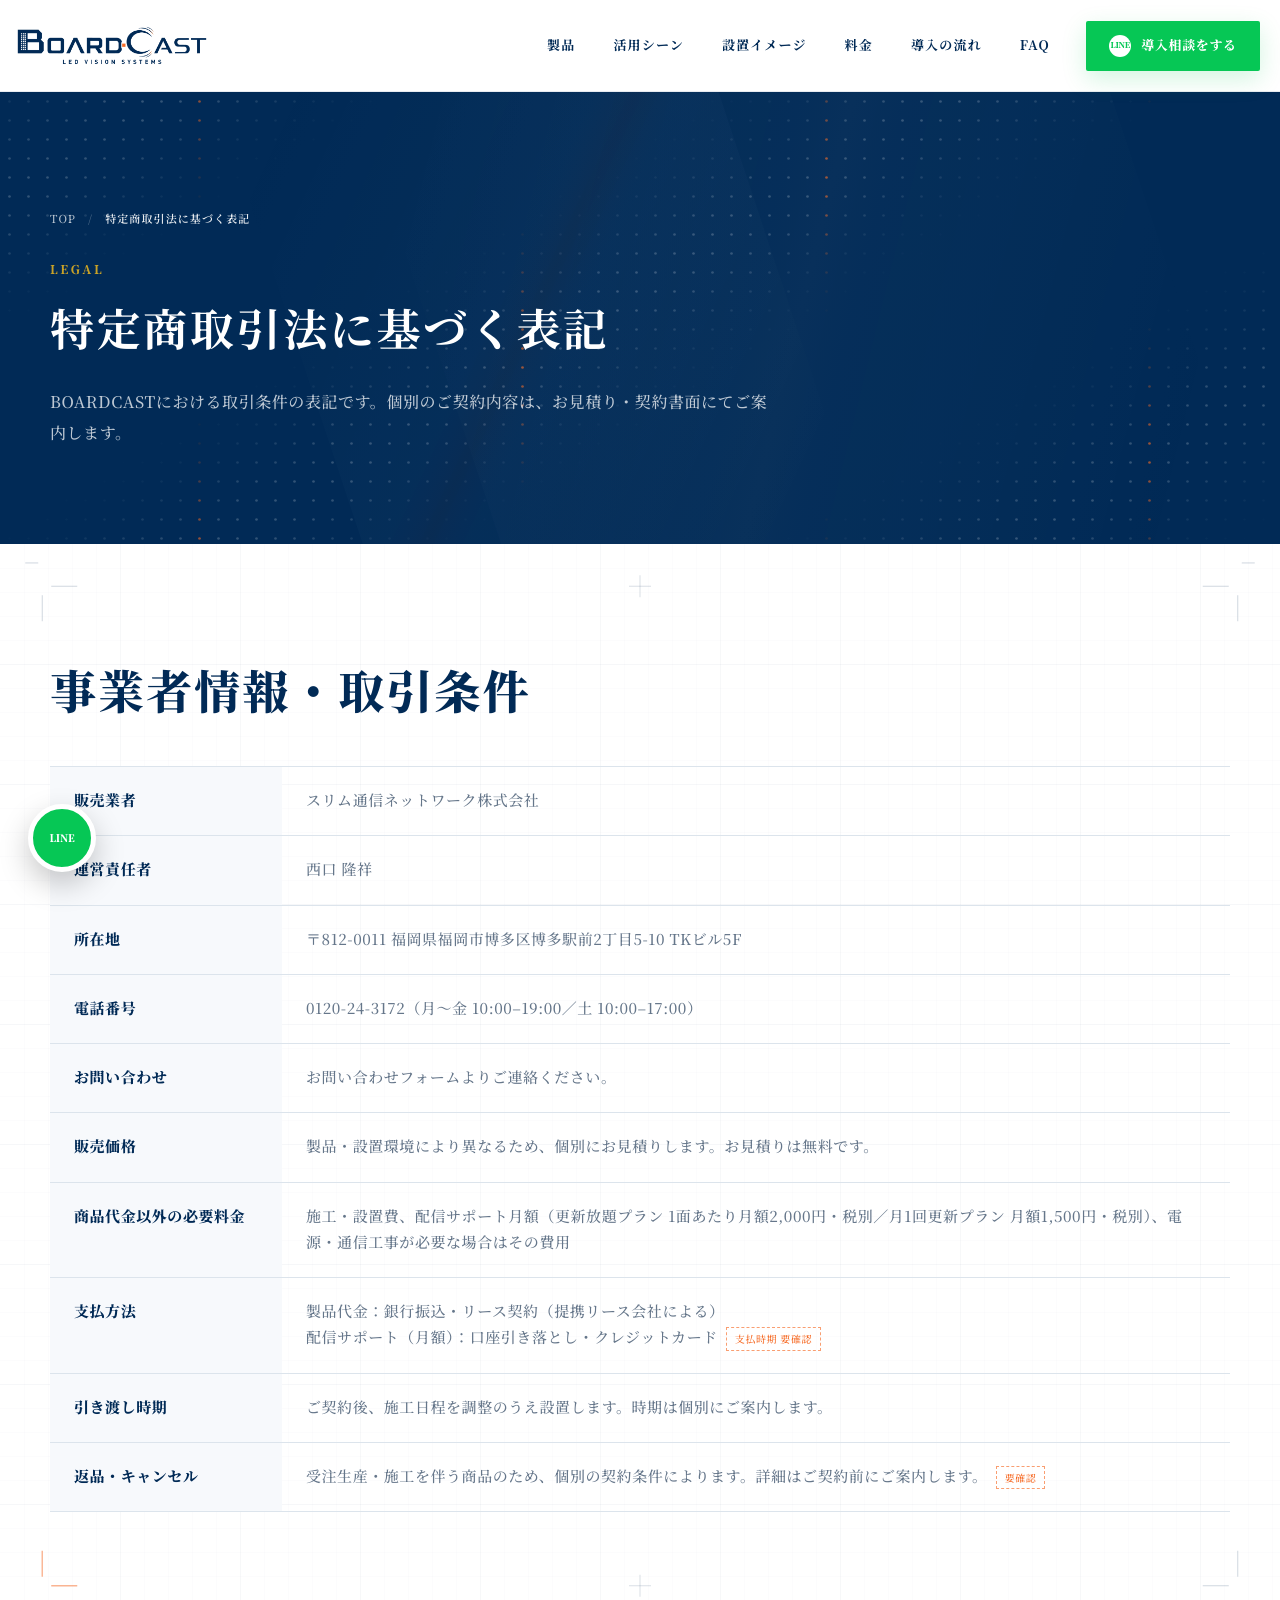
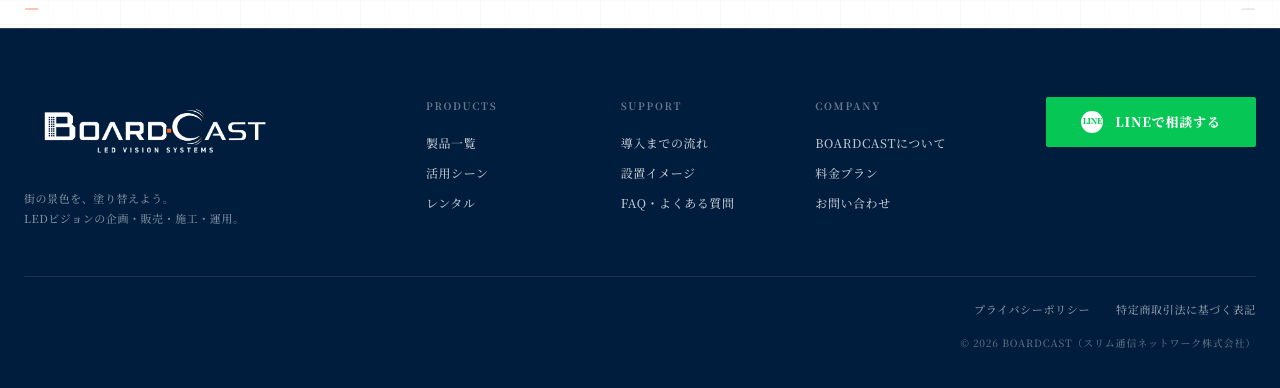
<file: legal.html>
<!doctype html>
<html lang="ja">
<head>
  <meta charset="utf-8">
  <meta name="viewport" content="width=device-width, initial-scale=1">
  <meta name="robots" content="noindex, nofollow">
  <title>特定商取引法に基づく表記｜BOARDCAST</title>
  <link rel="preconnect" href="https://fonts.googleapis.com">
  <link rel="preconnect" href="https://fonts.gstatic.com" crossorigin>
  <link href="https://fonts.googleapis.com/css2?family=Noto+Serif+JP:wght@400;500;600;700;900&display=swap" rel="stylesheet">
  <!-- ?v= はキャッシュ避け。CSSやJSを直したらこの数字を変える -->
  <link rel="stylesheet" href="./assets/site.css?v=20260817i">
</head>
<body>
  <main>
      <header class="site-header">
        <div class="header-inner">
          <a href="index.html"><img class="brand-logo" src="./assets/logo-navy.png" alt="BOARDCAST LED VISION SYSTEMS"></a>
          <nav class="nav" aria-label="メインナビゲーション">
            <a href="products.html">製品</a>
            <a href="scenes.html">活用シーン</a>
            <a href="cases.html">設置イメージ</a>
            <a href="pricing.html">料金</a>
            <a href="flow.html">導入の流れ</a>
            <a href="faq.html">FAQ</a>
            <a class="nav-cta" href="https://line.me/R/ti/p/@829ajccj" target="_blank" rel="noopener"><span class="line-mark">LINE</span>導入相談をする</a>
          </nav>
          <button class="navtoggle" type="button" aria-label="メニューを開く" aria-expanded="false">≡</button>
          <a class="header-cta" href="https://line.me/R/ti/p/@829ajccj" target="_blank" rel="noopener"><span class="line-mark">LINE</span>導入相談をする</a>
        </div>
      </header>
      <section class="page-head" data-fx="led beam">
        <div class="container">
          <div class="breadcrumb"><a href="index.html">TOP</a><span class="sep">/</span><span class="cur">特定商取引法に基づく表記</span></div>
          <span class="page-en">LEGAL</span>
          <h1>特定商取引法に基づく表記</h1>
          <p>BOARDCASTにおける取引条件の表記です。個別のご契約内容は、お見積り・契約書面にてご案内します。</p>
        </div>
      </section>
      <section class="sect" data-fx="paper">
        <div class="container">
          <h2 class="section-title">事業者情報・取引条件</h2>
          <table class="info-table" style="margin-top:44px">
            <tr><th>販売業者</th><td>スリム通信ネットワーク株式会社</td></tr>
            <tr><th>運営責任者</th><td>西口 隆祥</td></tr>
            <tr><th>所在地</th><td>〒812-0011 福岡県福岡市博多区博多駅前2丁目5-10 TKビル5F</td></tr>
            <tr><th>電話番号</th><td>0120-24-3172（月〜金 10:00–19:00／土 10:00–17:00）</td></tr>
            <tr><th>お問い合わせ</th><td><a href="contact.html">お問い合わせフォーム</a>よりご連絡ください。</td></tr>
            <tr><th>販売価格</th><td>製品・設置環境により異なるため、個別にお見積りします。お見積りは無料です。</td></tr>
            <tr><th>商品代金以外の必要料金</th><td>施工・設置費、配信サポート月額（更新放題プラン 1面あたり月額2,000円・税別／月1回更新プラン 月額1,500円・税別）、電源・通信工事が必要な場合はその費用</td></tr>
            <tr><th>支払方法</th><td>製品代金：銀行振込・リース契約（提携リース会社による）<br>配信サポート（月額）：口座引き落とし・クレジットカード<span class="tbd">支払時期 要確認</span></td></tr>
            <tr><th>引き渡し時期</th><td>ご契約後、施工日程を調整のうえ設置します。時期は個別にご案内します。</td></tr>
            <tr><th>返品・キャンセル</th><td>受注生産・施工を伴う商品のため、個別の契約条件によります。詳細はご契約前にご案内します。<span class="tbd">要確認</span></td></tr>
          </table>
        </div>
      </section>

      <footer class="footer" style="position:static;background:var(--navy-deep)">
        <div class="container wide">
          <div class="footer-main">
            <div class="footer-brand">
              <img class="footer-logo" src="./assets/logo-white.png" alt="BOARDCAST LED VISION SYSTEMS">
              <p>街の景色を、塗り替えよう。<br>LEDビジョンの企画・販売・施工・運用。</p>
            </div>
            <div class="footer-links">
              <div><h4>PRODUCTS</h4><a href="products.html">製品一覧</a><a href="scenes.html">活用シーン</a><a href="rental.html">レンタル</a></div>
              <div><h4>SUPPORT</h4><a href="flow.html">導入までの流れ</a><a href="cases.html">設置イメージ</a><a href="faq.html">FAQ・よくある質問</a></div>
              <div><h4>COMPANY</h4><a href="about.html">BOARDCASTについて</a><a href="pricing.html">料金プラン</a><a href="contact.html">お問い合わせ</a></div>
            </div>
            <a class="line-big footer-line" href="https://line.me/R/ti/p/@829ajccj" target="_blank" rel="noopener"><span class="line-mark">LINE</span> LINEで相談する</a>
          </div>
          <div class="footer-legal"><a href="privacy.html">プライバシーポリシー</a><a href="legal.html">特定商取引法に基づく表記</a></div>
          <div class="copyright">© 2026 BOARDCAST（スリム通信ネットワーク株式会社）</div>
        </div>
      </footer>
  </main>
  <a class="floating-line" href="https://line.me/R/ti/p/@829ajccj" target="_blank" rel="noopener" aria-label="LINEで相談">LINE</a>
  <a class="pagetop" id="pagetop" href="#" aria-label="ページトップへ">↑</a>
  <script>
  (() => {
    const reduced = matchMedia("(prefers-reduced-motion: reduce)").matches;
    /* 出現アニメーション */
    const rv = [...document.querySelectorAll(".page-en,.page-head h1,.page-head p,.section-title,.sect-lead,.value-card,.pitem,.step,.plan-card,.faq-item,.rel-card,.info-table,.spec-wrap,.field,.cta-band h2,.cta-band .closing-actions,.pitem-photo")];
    if (!reduced) {
      const pick = el => {
        if (el.matches(".pitem-photo")) return "clip-rv";
        if (el.matches(".section-title,.page-head h1")) return "rv-mask";
        if (el.matches(".value-card,.plan-card,.rel-card")) {
          return [...el.parentElement.children].indexOf(el) % 2 ? "rv-right" : "rv-left";
        }
        if (el.matches(".step")) return "rv-right";
        return "rv";
      };
      rv.forEach(el => el.classList.add(pick(el)));
      document.querySelectorAll(".value-grid,.plan-grid,.rel-grid,.form-grid").forEach(g =>
        [...g.children].forEach((c, i) => c.style.transitionDelay = (i * .09) + "s"));
      const show = el => {
        el.classList.add("in");
        if (el.classList.contains("clip-rv") || el.classList.contains("rv-mask"))
          setTimeout(() => el.classList.remove("clip-rv", "rv-mask"), 1500);
      };
      const io = new IntersectionObserver(es => es.forEach(e => { if (e.isIntersecting) { show(e.target); io.unobserve(e.target); } }),
        { threshold: .14, rootMargin: "0px 0px -6% 0px" });
      rv.forEach(el => io.observe(el));
      const sweep = () => rv.forEach(el => {
        if (el.classList.contains("in")) return;
        const r = el.getBoundingClientRect();
        if (r.top < innerHeight * .94 && r.bottom > 0) show(el);
      });
      addEventListener("scroll", sweep, { passive: true }); addEventListener("resize", sweep); sweep();
      setTimeout(() => rv.forEach(el => { el.classList.add("in"); el.classList.remove("clip-rv", "rv-mask"); }), 5000);
    }

    /* SPナビ開閉 */
    const nt = document.querySelector(".navtoggle"), nv = document.querySelector(".nav");
    if (nt && nv) nt.addEventListener("click", () => {
      const o = nv.classList.toggle("open");
      nt.textContent = o ? "×" : "≡";
      nt.setAttribute("aria-expanded", o);
      nt.setAttribute("aria-label", o ? "メニューを閉じる" : "メニューを開く");
    });

    /* 追従ボタン */
    const pt = document.getElementById("pagetop");
    const fl = document.querySelector(".floating-line");
    const ft = document.querySelector(".footer");
    const upd = () => {
      if (pt) pt.classList.toggle("show", scrollY > 600);
      if (fl && ft) fl.classList.toggle("hide", ft.getBoundingClientRect().top < innerHeight - 40);
    };
    addEventListener("scroll", upd, { passive: true }); addEventListener("resize", upd); upd();
    if (pt) pt.addEventListener("click", e => { e.preventDefault(); scrollTo({ top: 0, behavior: reduced ? "auto" : "smooth" }); });
    /* FAQアコーディオン */
    document.querySelectorAll(".faq-q").forEach(q => q.addEventListener("click", () => {
      const item = q.closest(".faq-item"), a = item.querySelector(".faq-a"), open = item.classList.toggle("open");
      a.style.maxHeight = open ? a.scrollHeight + "px" : "0px";
    }));
  })();
  </script>
  <script src="./assets/fx.js"></script>
</body>
</html>
</file>
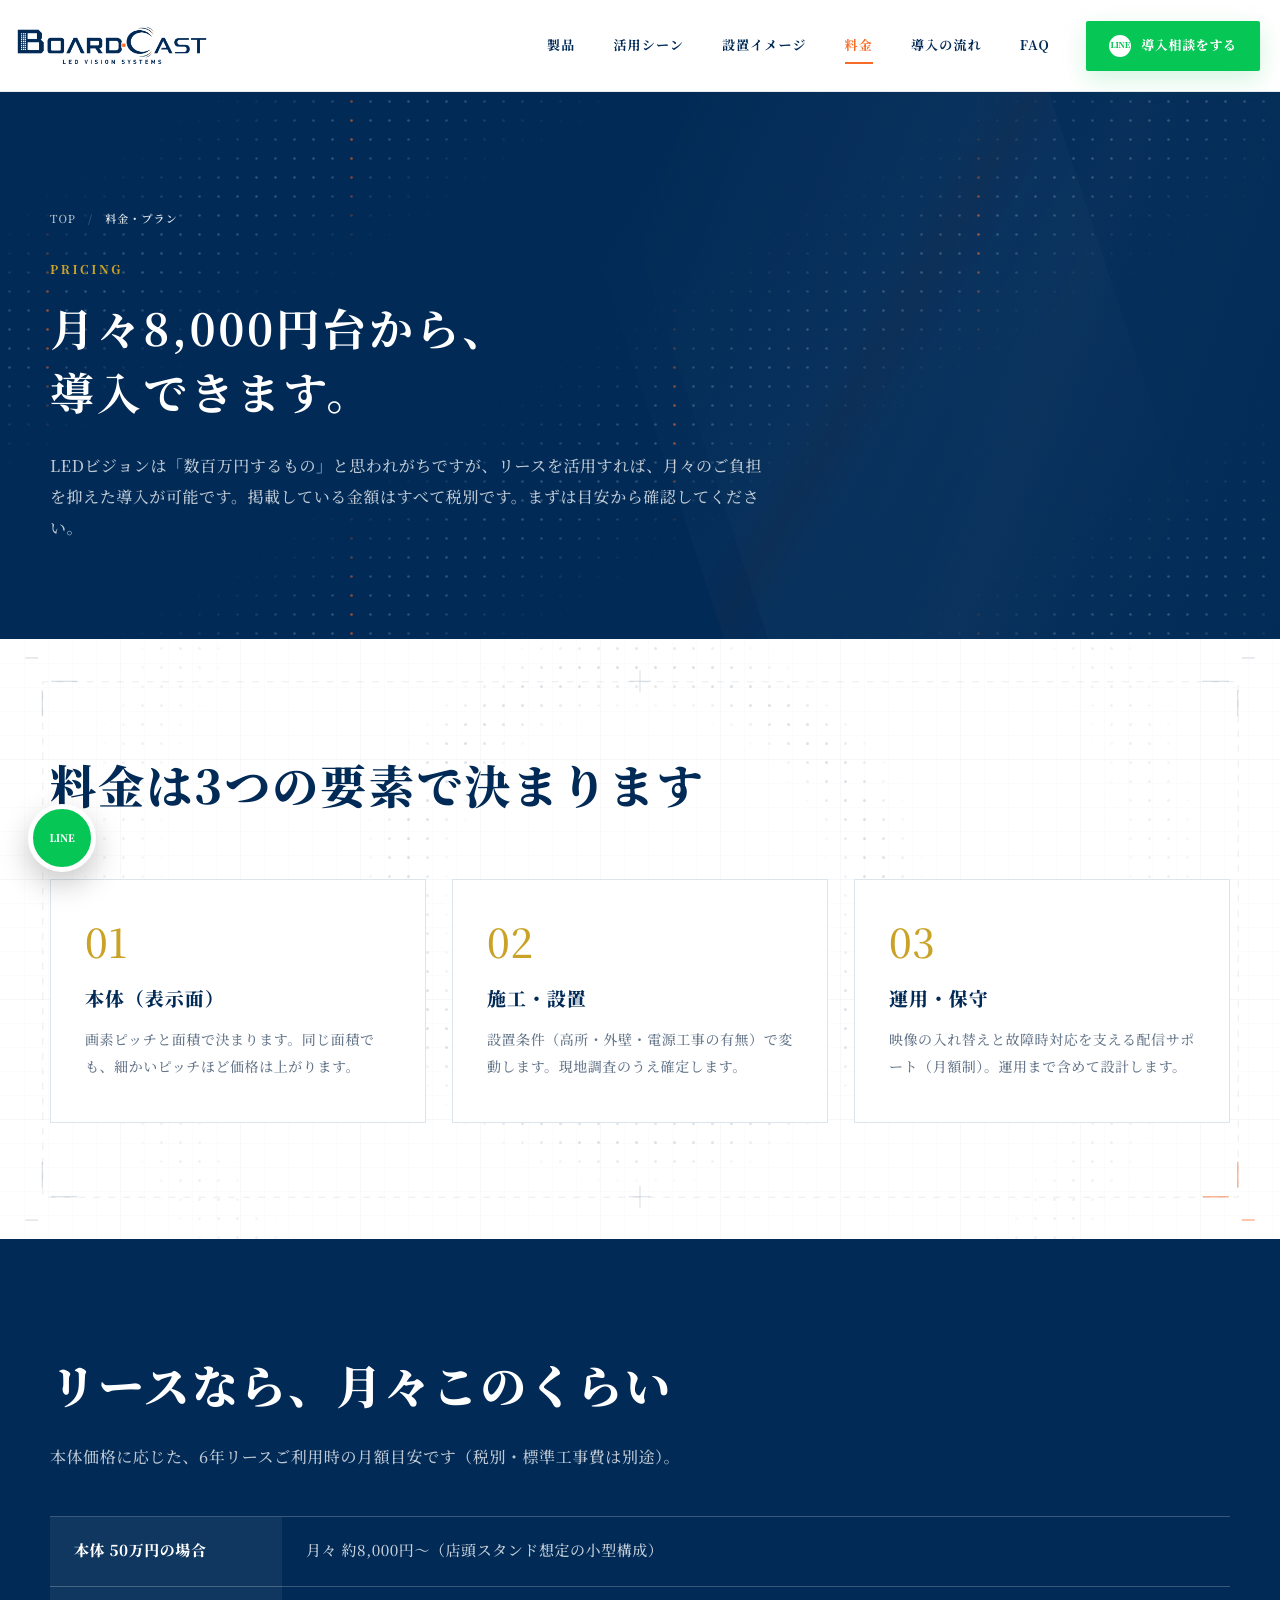
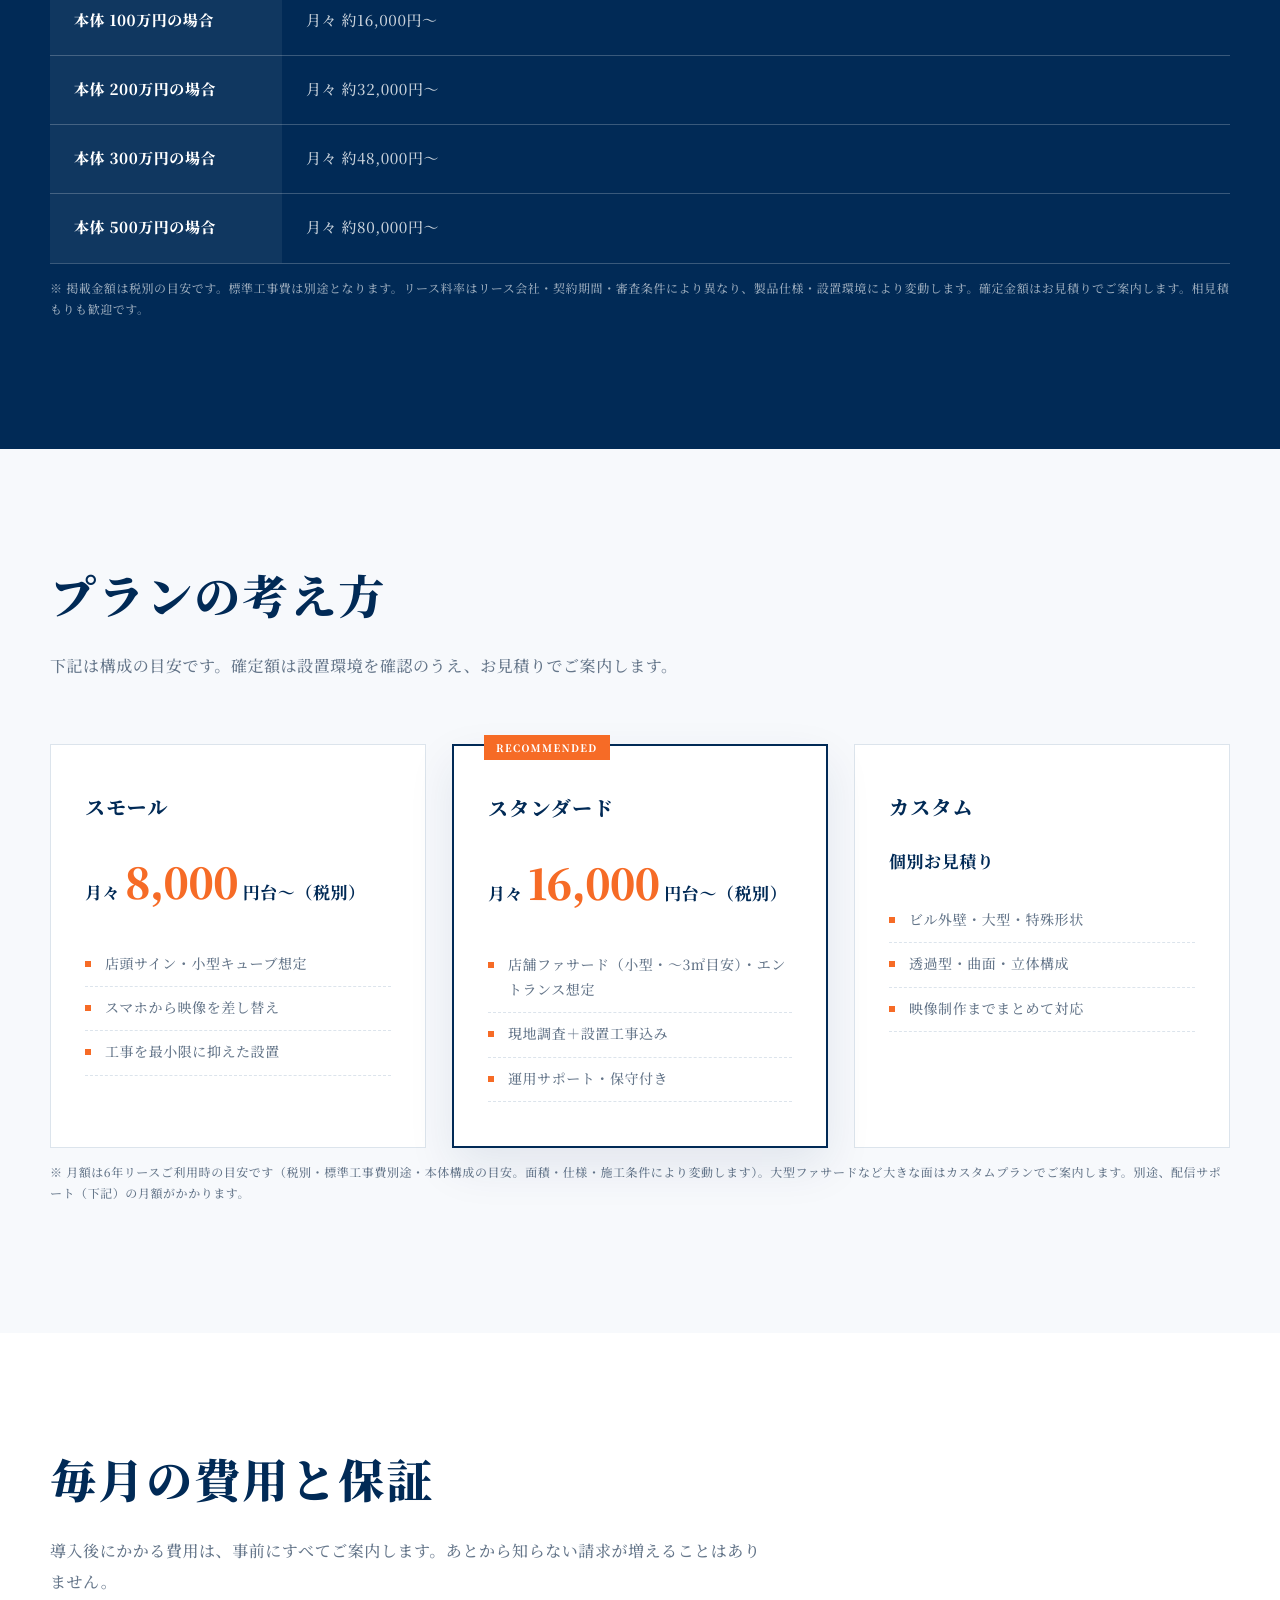
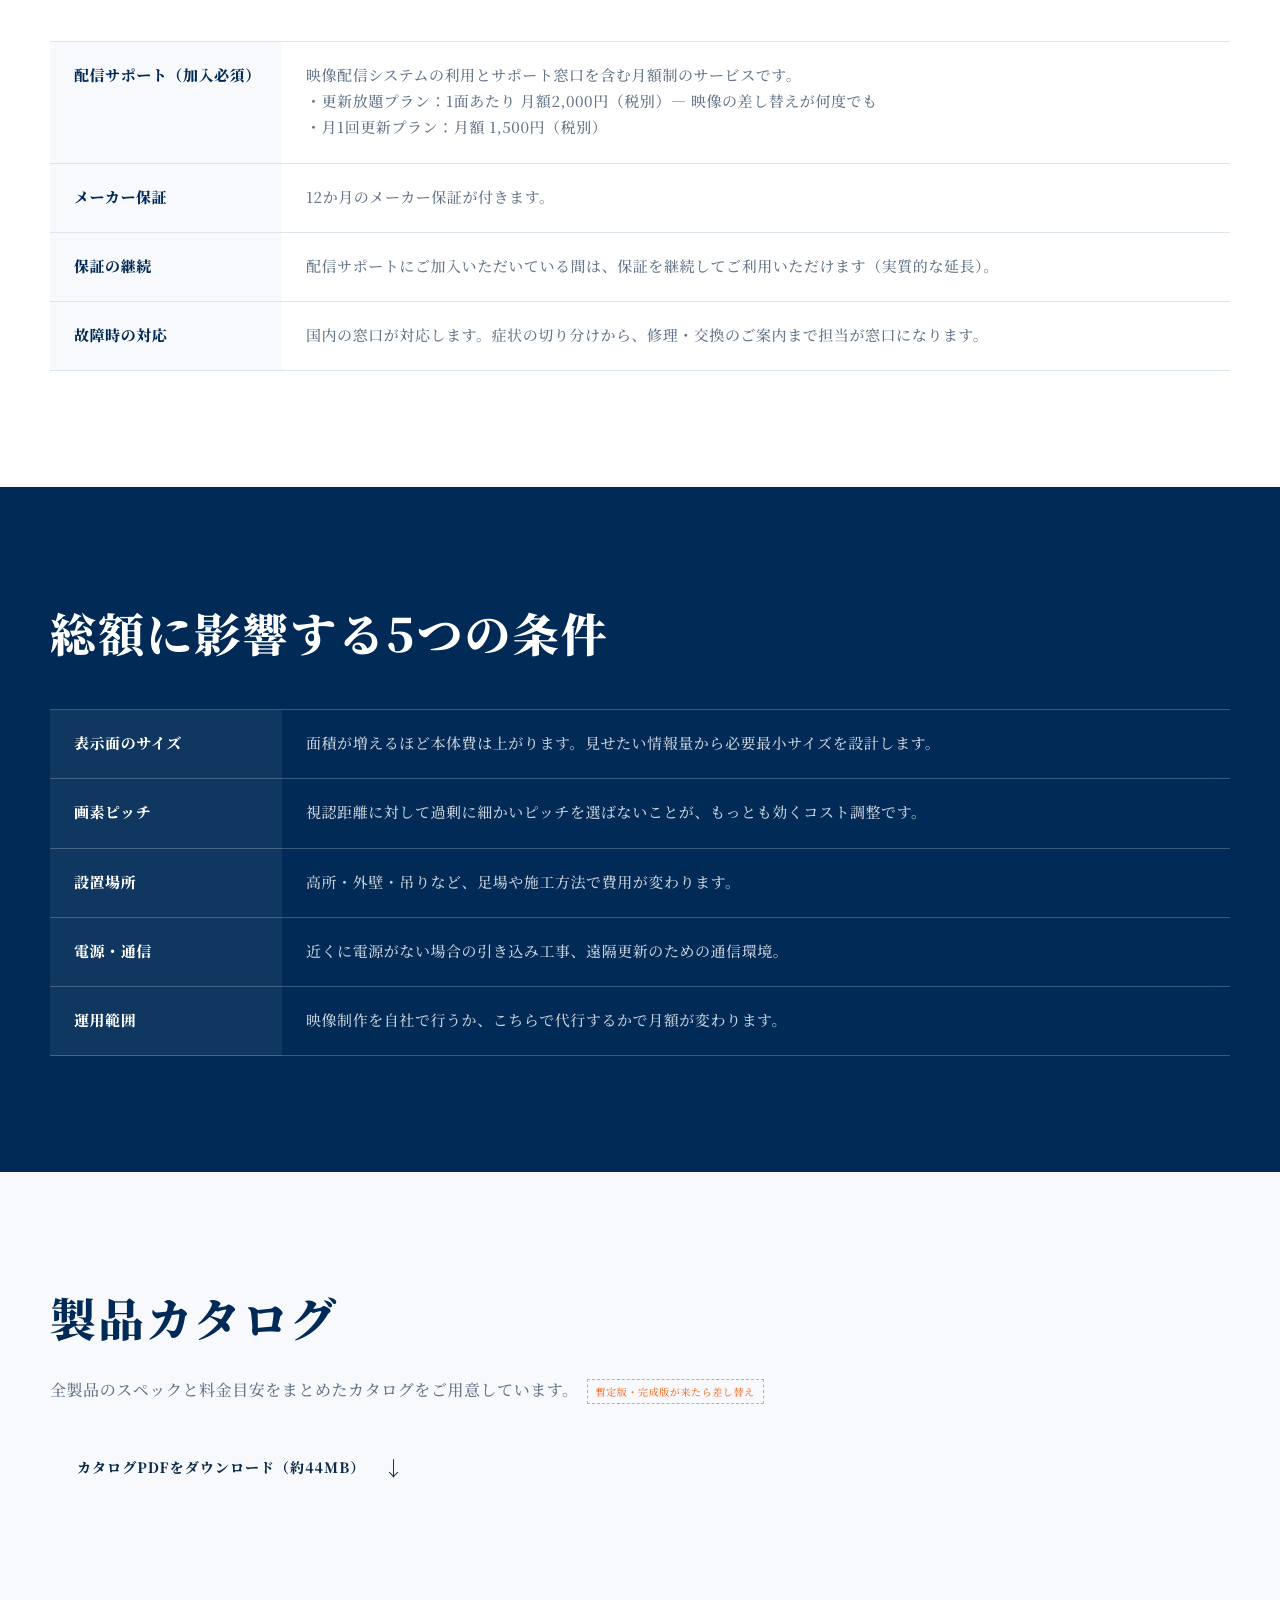
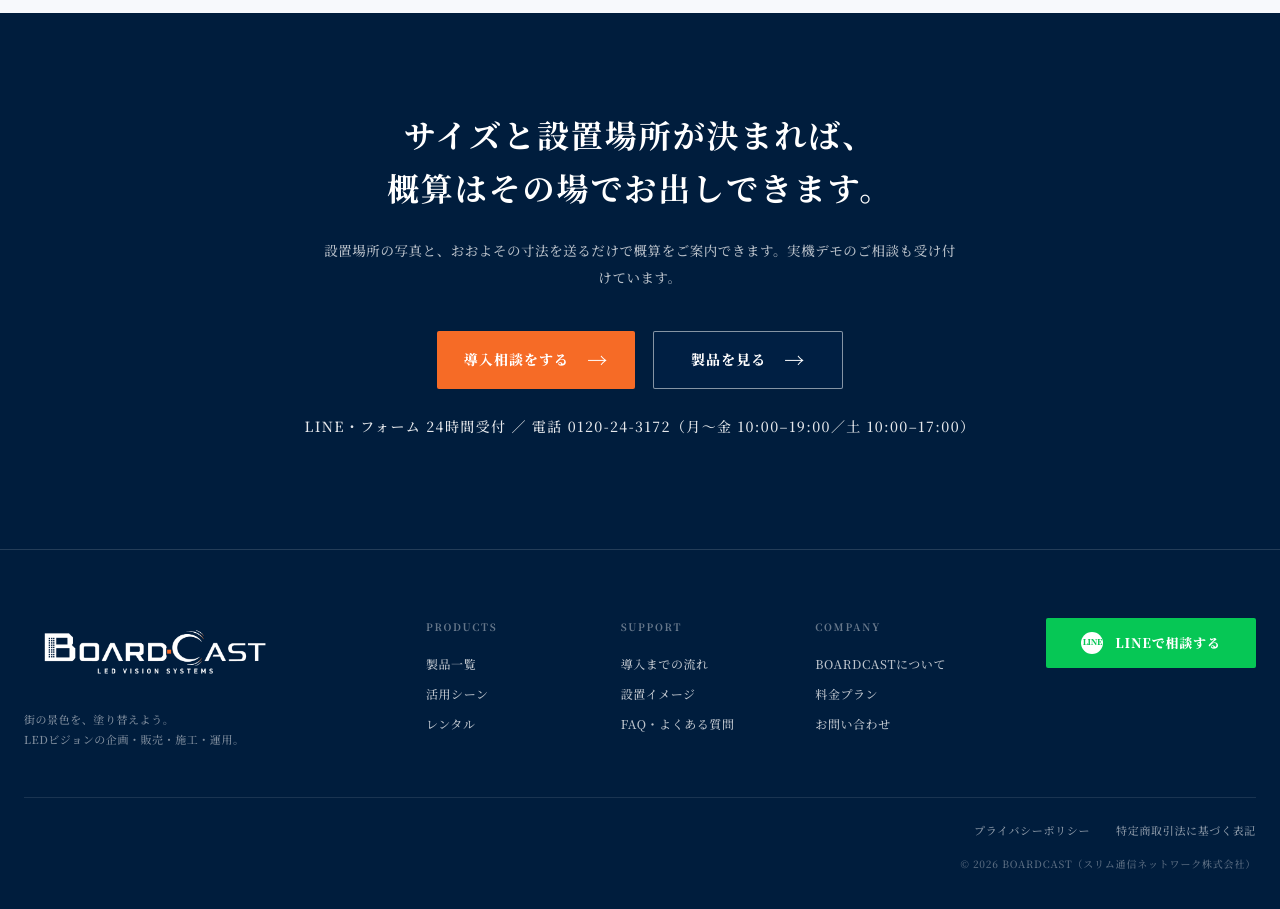
<file: pricing.html>
<!doctype html>
<html lang="ja">
<head>
  <meta charset="utf-8">
  <meta name="viewport" content="width=device-width, initial-scale=1">
  <meta name="robots" content="noindex, nofollow">
  <title>料金・プラン｜BOARDCAST</title>
  <link rel="preconnect" href="https://fonts.googleapis.com">
  <link rel="preconnect" href="https://fonts.gstatic.com" crossorigin>
  <link href="https://fonts.googleapis.com/css2?family=Noto+Serif+JP:wght@400;500;600;700;900&display=swap" rel="stylesheet">
  <!-- ?v= はキャッシュ避け。CSSやJSを直したらこの数字を変える -->
  <link rel="stylesheet" href="./assets/site.css?v=20260817i">
</head>
<body>
  <main>
      <header class="site-header">
        <div class="header-inner">
          <a href="index.html"><img class="brand-logo" src="./assets/logo-navy.png" alt="BOARDCAST LED VISION SYSTEMS"></a>
          <nav class="nav" aria-label="メインナビゲーション">
            <a href="products.html">製品</a>
            <a href="scenes.html">活用シーン</a>
            <a href="cases.html">設置イメージ</a>
            <a href="pricing.html" aria-current="page">料金</a>
            <a href="flow.html">導入の流れ</a>
            <a href="faq.html">FAQ</a>
            <a class="nav-cta" href="https://line.me/R/ti/p/@829ajccj" target="_blank" rel="noopener"><span class="line-mark">LINE</span>導入相談をする</a>
          </nav>
          <button class="navtoggle" type="button" aria-label="メニューを開く" aria-expanded="false">≡</button>
          <a class="header-cta" href="https://line.me/R/ti/p/@829ajccj" target="_blank" rel="noopener"><span class="line-mark">LINE</span>導入相談をする</a>
        </div>
      </header>
      <section class="page-head" data-fx="led beam">
        <div class="container">
          <div class="breadcrumb"><a href="index.html">TOP</a><span class="sep">/</span><span class="cur">料金・プラン</span></div>
          <span class="page-en">PRICING</span>
          <h1>月々8,000円台から、<br>導入できます。</h1>
          <p>LEDビジョンは「数百万円するもの」と思われがちですが、リースを活用すれば、月々のご負担を抑えた導入が可能です。掲載している金額はすべて税別です。まずは目安から確認してください。</p>
        </div>
      </section>
      <section class="sect" data-fx="paper wave" data-fx-opt="trim light">
        <div class="container">
          <h2 class="section-title">料金は3つの要素で決まります</h2>
          <div class="value-grid">
            <article class="value-card"><div class="vc-no">01</div><h3>本体（表示面）</h3><p>画素ピッチと面積で決まります。同じ面積でも、細かいピッチほど価格は上がります。</p></article>
            <article class="value-card"><div class="vc-no">02</div><h3>施工・設置</h3><p>設置条件（高所・外壁・電源工事の有無）で変動します。現地調査のうえ確定します。</p></article>
            <article class="value-card"><div class="vc-no">03</div><h3>運用・保守</h3><p>映像の入れ替えと故障時対応を支える配信サポート（月額制）。運用まで含めて設計します。</p></article>
          </div>
        </div>
      </section>

      <section class="sect dark" data-fx="scan led">
        <div class="container">
          <h2 class="section-title">リースなら、月々このくらい</h2>
          <p class="sect-lead">本体価格に応じた、6年リースご利用時の月額目安です（税別・標準工事費は別途）。</p>
          <table class="info-table" style="margin-top:44px">
            <tr><th>本体 50万円の場合</th><td>月々 約8,000円〜（店頭スタンド想定の小型構成）</td></tr>
            <tr><th>本体 100万円の場合</th><td>月々 約16,000円〜</td></tr>
            <tr><th>本体 200万円の場合</th><td>月々 約32,000円〜</td></tr>
            <tr><th>本体 300万円の場合</th><td>月々 約48,000円〜</td></tr>
            <tr><th>本体 500万円の場合</th><td>月々 約80,000円〜</td></tr>
          </table>
          <p class="spec-note" style="color:rgba(255,255,255,.6)">※ 掲載金額は税別の目安です。標準工事費は別途となります。リース料率はリース会社・契約期間・審査条件により異なり、製品仕様・設置環境により変動します。確定金額はお見積りでご案内します。相見積もりも歓迎です。</p>
        </div>
      </section>

      <section class="sect tint" data-fx="paper">
        <div class="container">
          <h2 class="section-title">プランの考え方</h2>
          <p class="sect-lead">下記は構成の目安です。確定額は設置環境を確認のうえ、お見積りでご案内します。</p>
          <div class="plan-grid">
            <article class="plan-card">
              <h3>スモール</h3>
              <p class="plan-price">月々 <b>8,000</b> 円台〜（税別）</p>
              <ul><li>店頭サイン・小型キューブ想定</li><li>スマホから映像を差し替え</li><li>工事を最小限に抑えた設置</li></ul>
            </article>
            <article class="plan-card pick">
              <h3>スタンダード</h3>
              <p class="plan-price">月々 <b>16,000</b> 円台〜（税別）</p>
              <ul><li>店舗ファサード（小型・〜3㎡目安）・エントランス想定</li><li>現地調査＋設置工事込み</li><li>運用サポート・保守付き</li></ul>
            </article>
            <article class="plan-card">
              <h3>カスタム</h3>
              <p class="plan-price">個別お見積り</p>
              <ul><li>ビル外壁・大型・特殊形状</li><li>透過型・曲面・立体構成</li><li>映像制作までまとめて対応</li></ul>
            </article>
          </div>
          <p class="spec-note">※ 月額は6年リースご利用時の目安です（税別・標準工事費別途・本体構成の目安。面積・仕様・施工条件により変動します）。大型ファサードなど大きな面はカスタムプランでご案内します。別途、配信サポート（下記）の月額がかかります。</p>
        </div>
      </section>

      <section class="sect" data-fx="paper" data-fx-opt="trim">
        <div class="container">
          <h2 class="section-title">毎月の費用と保証</h2>
          <p class="sect-lead">導入後にかかる費用は、事前にすべてご案内します。あとから知らない請求が増えることはありません。</p>
          <table class="info-table" style="margin-top:44px">
            <tr><th>配信サポート（加入必須）</th><td>映像配信システムの利用とサポート窓口を含む月額制のサービスです。<br>・更新放題プラン：1面あたり 月額2,000円（税別）— 映像の差し替えが何度でも<br>・月1回更新プラン：月額 1,500円（税別）</td></tr>
            <tr><th>メーカー保証</th><td>12か月のメーカー保証が付きます。</td></tr>
            <tr><th>保証の継続</th><td>配信サポートにご加入いただいている間は、保証を継続してご利用いただけます（実質的な延長）。</td></tr>
            <tr><th>故障時の対応</th><td>国内の窓口が対応します。症状の切り分けから、修理・交換のご案内まで担当が窓口になります。</td></tr>
          </table>
        </div>
      </section>

      <section class="sect dark" data-fx="scan led">
        <div class="container">
          <h2 class="section-title">総額に影響する5つの条件</h2>
          <table class="info-table" style="margin-top:44px">
            <tr><th>表示面のサイズ</th><td>面積が増えるほど本体費は上がります。見せたい情報量から必要最小サイズを設計します。</td></tr>
            <tr><th>画素ピッチ</th><td>視認距離に対して過剰に細かいピッチを選ばないことが、もっとも効くコスト調整です。</td></tr>
            <tr><th>設置場所</th><td>高所・外壁・吊りなど、足場や施工方法で費用が変わります。</td></tr>
            <tr><th>電源・通信</th><td>近くに電源がない場合の引き込み工事、遠隔更新のための通信環境。</td></tr>
            <tr><th>運用範囲</th><td>映像制作を自社で行うか、こちらで代行するかで月額が変わります。</td></tr>
          </table>
        </div>
      </section>

      <section class="sect tint" data-fx="paper" data-fx-opt="trim">
        <div class="container">
          <h2 class="section-title">製品カタログ</h2>
          <p class="sect-lead">全製品のスペックと料金目安をまとめたカタログをご用意しています。<span class="tbd">暫定版・完成版が来たら差し替え</span></p>
          <div style="margin-top:34px"><a class="btn" href="./assets/boardcast-catalog.pdf" target="_blank" rel="noopener">カタログPDFをダウンロード（約44MB） <span class="arrow">↓</span></a></div>
        </div>
      </section>
      <section class="cta-band" data-fx="wave beam">
        <div class="container">
          <h2>サイズと設置場所が決まれば、<br>概算はその場でお出しできます。</h2>
          <p class="cta-note">設置場所の写真と、おおよその寸法を送るだけで概算をご案内できます。実機デモのご相談も受け付けています。</p>
          <div class="closing-actions">
            <a class="btn btn-primary" href="contact.html">導入相談をする <span class="arrow">→</span></a>
            <a class="btn btn-outline" href="products.html">製品を見る <span class="arrow">→</span></a>
          </div>
          <p class="hours">LINE・フォーム 24時間受付 ／ 電話 0120-24-3172（月〜金 10:00–19:00／土 10:00–17:00）</p>
        </div>
      </section>
      <footer class="footer" style="position:static;background:var(--navy-deep)">
        <div class="container wide">
          <div class="footer-main">
            <div class="footer-brand">
              <img class="footer-logo" src="./assets/logo-white.png" alt="BOARDCAST LED VISION SYSTEMS">
              <p>街の景色を、塗り替えよう。<br>LEDビジョンの企画・販売・施工・運用。</p>
            </div>
            <div class="footer-links">
              <div><h4>PRODUCTS</h4><a href="products.html">製品一覧</a><a href="scenes.html">活用シーン</a><a href="rental.html">レンタル</a></div>
              <div><h4>SUPPORT</h4><a href="flow.html">導入までの流れ</a><a href="cases.html">設置イメージ</a><a href="faq.html">FAQ・よくある質問</a></div>
              <div><h4>COMPANY</h4><a href="about.html">BOARDCASTについて</a><a href="pricing.html">料金プラン</a><a href="contact.html">お問い合わせ</a></div>
            </div>
            <a class="line-big footer-line" href="https://line.me/R/ti/p/@829ajccj" target="_blank" rel="noopener"><span class="line-mark">LINE</span> LINEで相談する</a>
          </div>
          <div class="footer-legal"><a href="privacy.html">プライバシーポリシー</a><a href="legal.html">特定商取引法に基づく表記</a></div>
          <div class="copyright">© 2026 BOARDCAST（スリム通信ネットワーク株式会社）</div>
        </div>
      </footer>
  </main>
  <a class="floating-line" href="https://line.me/R/ti/p/@829ajccj" target="_blank" rel="noopener" aria-label="LINEで相談">LINE</a>
  <a class="pagetop" id="pagetop" href="#" aria-label="ページトップへ">↑</a>
  <script>
  (() => {
    const reduced = matchMedia("(prefers-reduced-motion: reduce)").matches;
    /* 出現アニメーション */
    const rv = [...document.querySelectorAll(".page-en,.page-head h1,.page-head p,.section-title,.sect-lead,.value-card,.pitem,.step,.plan-card,.faq-item,.rel-card,.info-table,.spec-wrap,.field,.cta-band h2,.cta-band .closing-actions,.pitem-photo")];
    if (!reduced) {
      const pick = el => {
        if (el.matches(".pitem-photo")) return "clip-rv";
        if (el.matches(".section-title,.page-head h1")) return "rv-mask";
        if (el.matches(".value-card,.plan-card,.rel-card")) {
          return [...el.parentElement.children].indexOf(el) % 2 ? "rv-right" : "rv-left";
        }
        if (el.matches(".step")) return "rv-right";
        return "rv";
      };
      rv.forEach(el => el.classList.add(pick(el)));
      document.querySelectorAll(".value-grid,.plan-grid,.rel-grid,.form-grid").forEach(g =>
        [...g.children].forEach((c, i) => c.style.transitionDelay = (i * .09) + "s"));
      const show = el => {
        el.classList.add("in");
        if (el.classList.contains("clip-rv") || el.classList.contains("rv-mask"))
          setTimeout(() => el.classList.remove("clip-rv", "rv-mask"), 1500);
      };
      const io = new IntersectionObserver(es => es.forEach(e => { if (e.isIntersecting) { show(e.target); io.unobserve(e.target); } }),
        { threshold: .14, rootMargin: "0px 0px -6% 0px" });
      rv.forEach(el => io.observe(el));
      const sweep = () => rv.forEach(el => {
        if (el.classList.contains("in")) return;
        const r = el.getBoundingClientRect();
        if (r.top < innerHeight * .94 && r.bottom > 0) show(el);
      });
      addEventListener("scroll", sweep, { passive: true }); addEventListener("resize", sweep); sweep();
      setTimeout(() => rv.forEach(el => { el.classList.add("in"); el.classList.remove("clip-rv", "rv-mask"); }), 5000);
    }

    /* SPナビ開閉 */
    const nt = document.querySelector(".navtoggle"), nv = document.querySelector(".nav");
    if (nt && nv) nt.addEventListener("click", () => {
      const o = nv.classList.toggle("open");
      nt.textContent = o ? "×" : "≡";
      nt.setAttribute("aria-expanded", o);
      nt.setAttribute("aria-label", o ? "メニューを閉じる" : "メニューを開く");
    });

    /* 追従ボタン */
    const pt = document.getElementById("pagetop");
    const fl = document.querySelector(".floating-line");
    const ft = document.querySelector(".footer");
    const upd = () => {
      if (pt) pt.classList.toggle("show", scrollY > 600);
      if (fl && ft) fl.classList.toggle("hide", ft.getBoundingClientRect().top < innerHeight - 40);
    };
    addEventListener("scroll", upd, { passive: true }); addEventListener("resize", upd); upd();
    if (pt) pt.addEventListener("click", e => { e.preventDefault(); scrollTo({ top: 0, behavior: reduced ? "auto" : "smooth" }); });
    /* FAQアコーディオン */
    document.querySelectorAll(".faq-q").forEach(q => q.addEventListener("click", () => {
      const item = q.closest(".faq-item"), a = item.querySelector(".faq-a"), open = item.classList.toggle("open");
      a.style.maxHeight = open ? a.scrollHeight + "px" : "0px";
    }));
  })();
  </script>
  <script src="./assets/fx.js"></script>
</body>
</html>
</file>
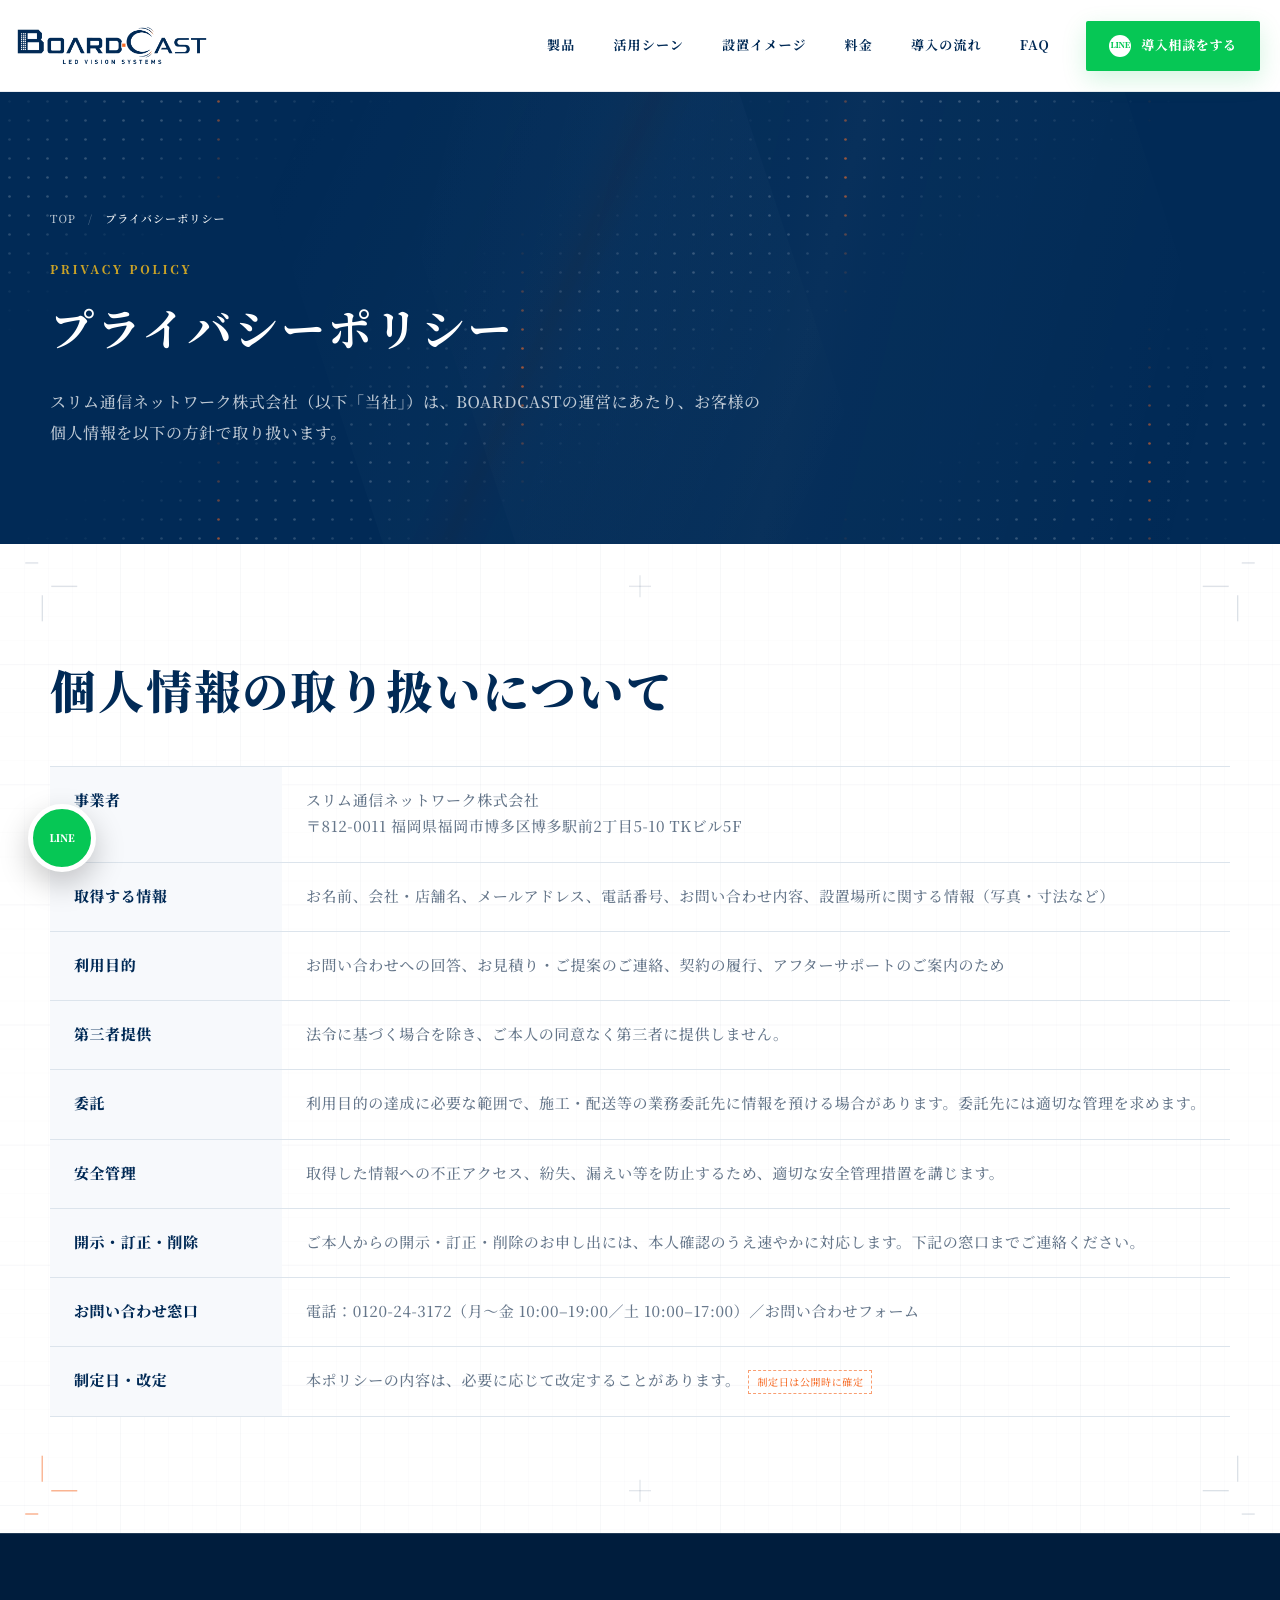
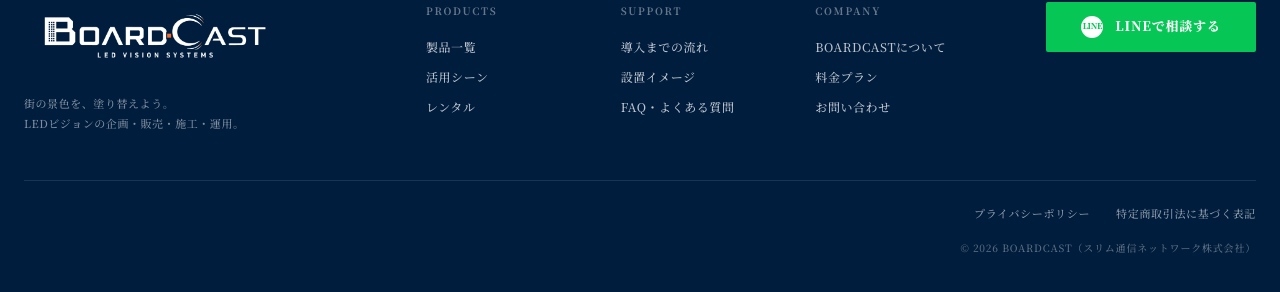
<file: privacy.html>
<!doctype html>
<html lang="ja">
<head>
  <meta charset="utf-8">
  <meta name="viewport" content="width=device-width, initial-scale=1">
  <meta name="robots" content="noindex, nofollow">
  <title>プライバシーポリシー｜BOARDCAST</title>
  <link rel="preconnect" href="https://fonts.googleapis.com">
  <link rel="preconnect" href="https://fonts.gstatic.com" crossorigin>
  <link href="https://fonts.googleapis.com/css2?family=Noto+Serif+JP:wght@400;500;600;700;900&display=swap" rel="stylesheet">
  <!-- ?v= はキャッシュ避け。CSSやJSを直したらこの数字を変える -->
  <link rel="stylesheet" href="./assets/site.css?v=20260817i">
</head>
<body>
  <main>
      <header class="site-header">
        <div class="header-inner">
          <a href="index.html"><img class="brand-logo" src="./assets/logo-navy.png" alt="BOARDCAST LED VISION SYSTEMS"></a>
          <nav class="nav" aria-label="メインナビゲーション">
            <a href="products.html">製品</a>
            <a href="scenes.html">活用シーン</a>
            <a href="cases.html">設置イメージ</a>
            <a href="pricing.html">料金</a>
            <a href="flow.html">導入の流れ</a>
            <a href="faq.html">FAQ</a>
            <a class="nav-cta" href="https://line.me/R/ti/p/@829ajccj" target="_blank" rel="noopener"><span class="line-mark">LINE</span>導入相談をする</a>
          </nav>
          <button class="navtoggle" type="button" aria-label="メニューを開く" aria-expanded="false">≡</button>
          <a class="header-cta" href="https://line.me/R/ti/p/@829ajccj" target="_blank" rel="noopener"><span class="line-mark">LINE</span>導入相談をする</a>
        </div>
      </header>
      <section class="page-head" data-fx="led beam">
        <div class="container">
          <div class="breadcrumb"><a href="index.html">TOP</a><span class="sep">/</span><span class="cur">プライバシーポリシー</span></div>
          <span class="page-en">PRIVACY POLICY</span>
          <h1>プライバシーポリシー</h1>
          <p>スリム通信ネットワーク株式会社（以下「当社」）は、BOARDCASTの運営にあたり、お客様の個人情報を以下の方針で取り扱います。</p>
        </div>
      </section>
      <section class="sect" data-fx="paper">
        <div class="container">
          <h2 class="section-title">個人情報の取り扱いについて</h2>
          <table class="info-table" style="margin-top:44px">
            <tr><th>事業者</th><td>スリム通信ネットワーク株式会社<br>〒812-0011 福岡県福岡市博多区博多駅前2丁目5-10 TKビル5F</td></tr>
            <tr><th>取得する情報</th><td>お名前、会社・店舗名、メールアドレス、電話番号、お問い合わせ内容、設置場所に関する情報（写真・寸法など）</td></tr>
            <tr><th>利用目的</th><td>お問い合わせへの回答、お見積り・ご提案のご連絡、契約の履行、アフターサポートのご案内のため</td></tr>
            <tr><th>第三者提供</th><td>法令に基づく場合を除き、ご本人の同意なく第三者に提供しません。</td></tr>
            <tr><th>委託</th><td>利用目的の達成に必要な範囲で、施工・配送等の業務委託先に情報を預ける場合があります。委託先には適切な管理を求めます。</td></tr>
            <tr><th>安全管理</th><td>取得した情報への不正アクセス、紛失、漏えい等を防止するため、適切な安全管理措置を講じます。</td></tr>
            <tr><th>開示・訂正・削除</th><td>ご本人からの開示・訂正・削除のお申し出には、本人確認のうえ速やかに対応します。下記の窓口までご連絡ください。</td></tr>
            <tr><th>お問い合わせ窓口</th><td>電話：0120-24-3172（月〜金 10:00–19:00／土 10:00–17:00）／<a href="contact.html">お問い合わせフォーム</a></td></tr>
            <tr><th>制定日・改定</th><td>本ポリシーの内容は、必要に応じて改定することがあります。<span class="tbd">制定日は公開時に確定</span></td></tr>
          </table>
        </div>
      </section>

      <footer class="footer" style="position:static;background:var(--navy-deep)">
        <div class="container wide">
          <div class="footer-main">
            <div class="footer-brand">
              <img class="footer-logo" src="./assets/logo-white.png" alt="BOARDCAST LED VISION SYSTEMS">
              <p>街の景色を、塗り替えよう。<br>LEDビジョンの企画・販売・施工・運用。</p>
            </div>
            <div class="footer-links">
              <div><h4>PRODUCTS</h4><a href="products.html">製品一覧</a><a href="scenes.html">活用シーン</a><a href="rental.html">レンタル</a></div>
              <div><h4>SUPPORT</h4><a href="flow.html">導入までの流れ</a><a href="cases.html">設置イメージ</a><a href="faq.html">FAQ・よくある質問</a></div>
              <div><h4>COMPANY</h4><a href="about.html">BOARDCASTについて</a><a href="pricing.html">料金プラン</a><a href="contact.html">お問い合わせ</a></div>
            </div>
            <a class="line-big footer-line" href="https://line.me/R/ti/p/@829ajccj" target="_blank" rel="noopener"><span class="line-mark">LINE</span> LINEで相談する</a>
          </div>
          <div class="footer-legal"><a href="privacy.html">プライバシーポリシー</a><a href="legal.html">特定商取引法に基づく表記</a></div>
          <div class="copyright">© 2026 BOARDCAST（スリム通信ネットワーク株式会社）</div>
        </div>
      </footer>
  </main>
  <a class="floating-line" href="https://line.me/R/ti/p/@829ajccj" target="_blank" rel="noopener" aria-label="LINEで相談">LINE</a>
  <a class="pagetop" id="pagetop" href="#" aria-label="ページトップへ">↑</a>
  <script>
  (() => {
    const reduced = matchMedia("(prefers-reduced-motion: reduce)").matches;
    /* 出現アニメーション */
    const rv = [...document.querySelectorAll(".page-en,.page-head h1,.page-head p,.section-title,.sect-lead,.value-card,.pitem,.step,.plan-card,.faq-item,.rel-card,.info-table,.spec-wrap,.field,.cta-band h2,.cta-band .closing-actions,.pitem-photo")];
    if (!reduced) {
      const pick = el => {
        if (el.matches(".pitem-photo")) return "clip-rv";
        if (el.matches(".section-title,.page-head h1")) return "rv-mask";
        if (el.matches(".value-card,.plan-card,.rel-card")) {
          return [...el.parentElement.children].indexOf(el) % 2 ? "rv-right" : "rv-left";
        }
        if (el.matches(".step")) return "rv-right";
        return "rv";
      };
      rv.forEach(el => el.classList.add(pick(el)));
      document.querySelectorAll(".value-grid,.plan-grid,.rel-grid,.form-grid").forEach(g =>
        [...g.children].forEach((c, i) => c.style.transitionDelay = (i * .09) + "s"));
      const show = el => {
        el.classList.add("in");
        if (el.classList.contains("clip-rv") || el.classList.contains("rv-mask"))
          setTimeout(() => el.classList.remove("clip-rv", "rv-mask"), 1500);
      };
      const io = new IntersectionObserver(es => es.forEach(e => { if (e.isIntersecting) { show(e.target); io.unobserve(e.target); } }),
        { threshold: .14, rootMargin: "0px 0px -6% 0px" });
      rv.forEach(el => io.observe(el));
      const sweep = () => rv.forEach(el => {
        if (el.classList.contains("in")) return;
        const r = el.getBoundingClientRect();
        if (r.top < innerHeight * .94 && r.bottom > 0) show(el);
      });
      addEventListener("scroll", sweep, { passive: true }); addEventListener("resize", sweep); sweep();
      setTimeout(() => rv.forEach(el => { el.classList.add("in"); el.classList.remove("clip-rv", "rv-mask"); }), 5000);
    }

    /* SPナビ開閉 */
    const nt = document.querySelector(".navtoggle"), nv = document.querySelector(".nav");
    if (nt && nv) nt.addEventListener("click", () => {
      const o = nv.classList.toggle("open");
      nt.textContent = o ? "×" : "≡";
      nt.setAttribute("aria-expanded", o);
      nt.setAttribute("aria-label", o ? "メニューを閉じる" : "メニューを開く");
    });

    /* 追従ボタン */
    const pt = document.getElementById("pagetop");
    const fl = document.querySelector(".floating-line");
    const ft = document.querySelector(".footer");
    const upd = () => {
      if (pt) pt.classList.toggle("show", scrollY > 600);
      if (fl && ft) fl.classList.toggle("hide", ft.getBoundingClientRect().top < innerHeight - 40);
    };
    addEventListener("scroll", upd, { passive: true }); addEventListener("resize", upd); upd();
    if (pt) pt.addEventListener("click", e => { e.preventDefault(); scrollTo({ top: 0, behavior: reduced ? "auto" : "smooth" }); });
    /* FAQアコーディオン */
    document.querySelectorAll(".faq-q").forEach(q => q.addEventListener("click", () => {
      const item = q.closest(".faq-item"), a = item.querySelector(".faq-a"), open = item.classList.toggle("open");
      a.style.maxHeight = open ? a.scrollHeight + "px" : "0px";
    }));
  })();
  </script>
  <script src="./assets/fx.js"></script>
</body>
</html>
</file>
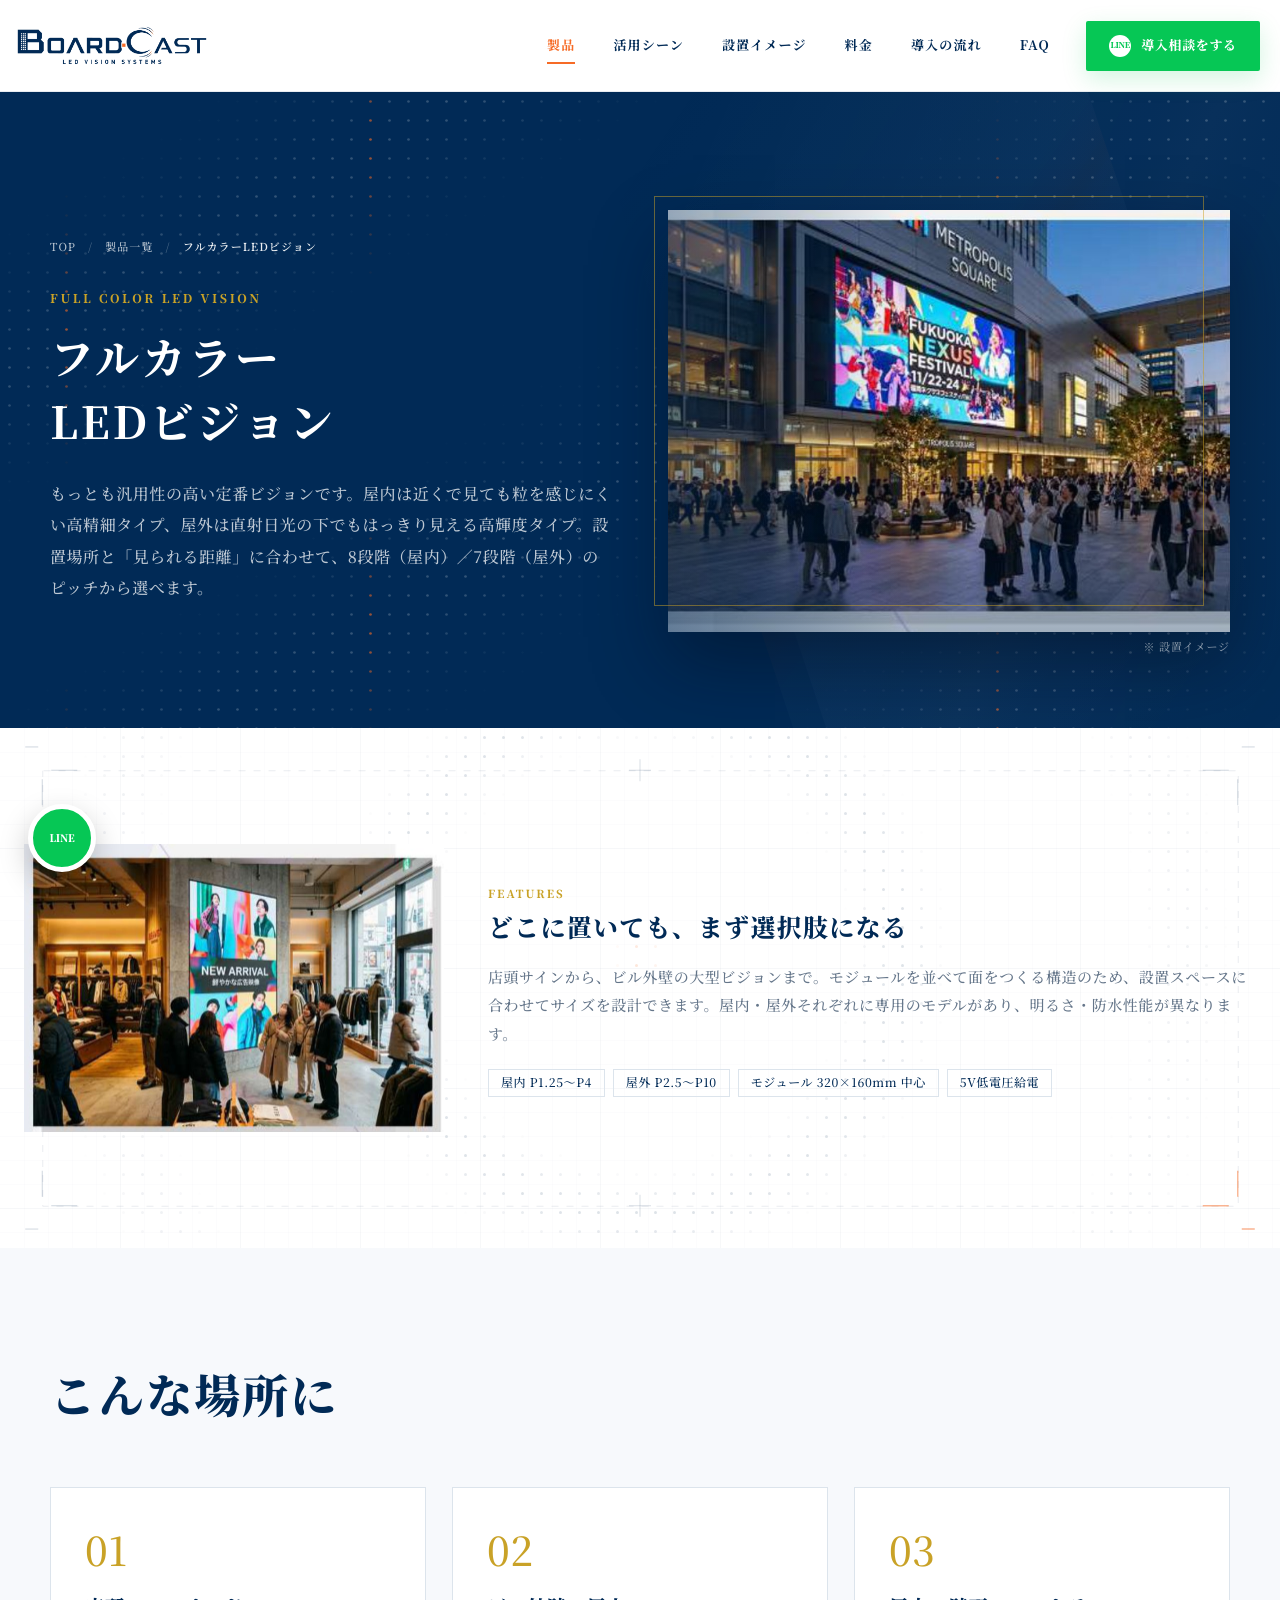
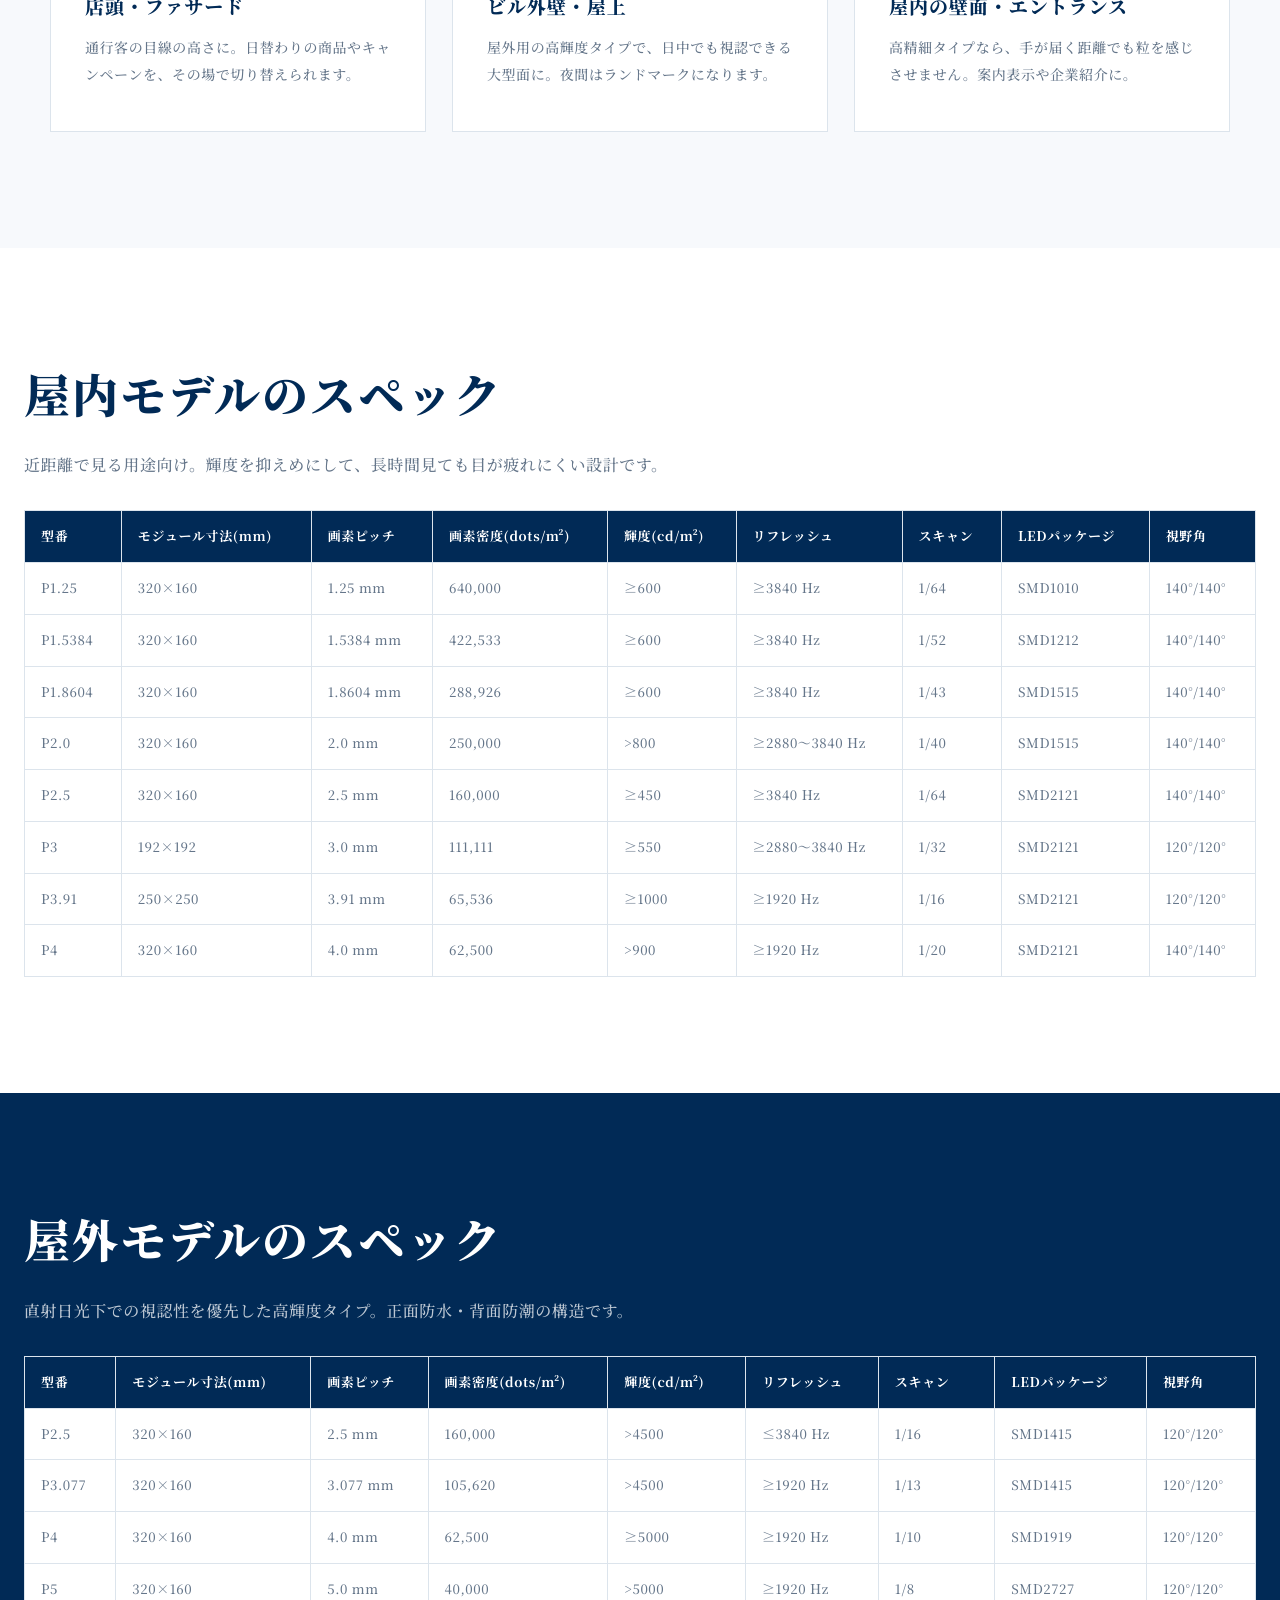
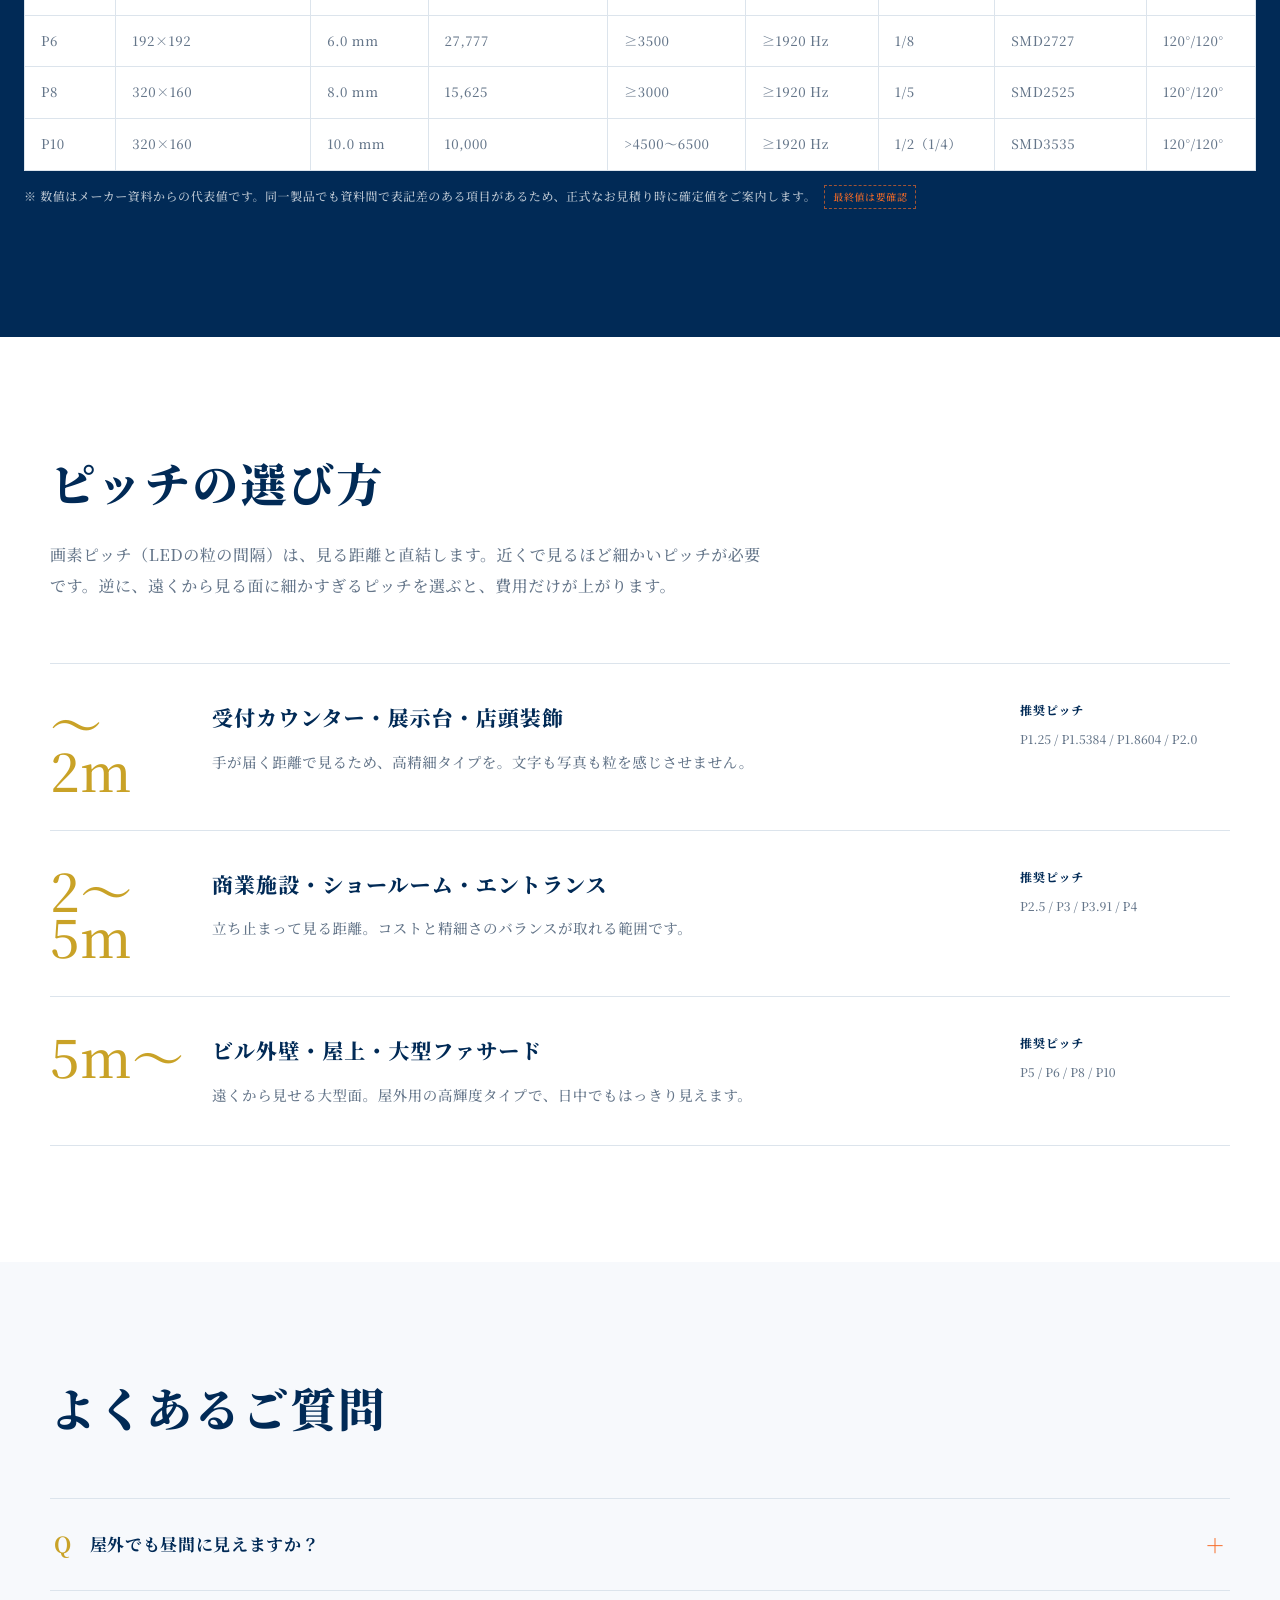
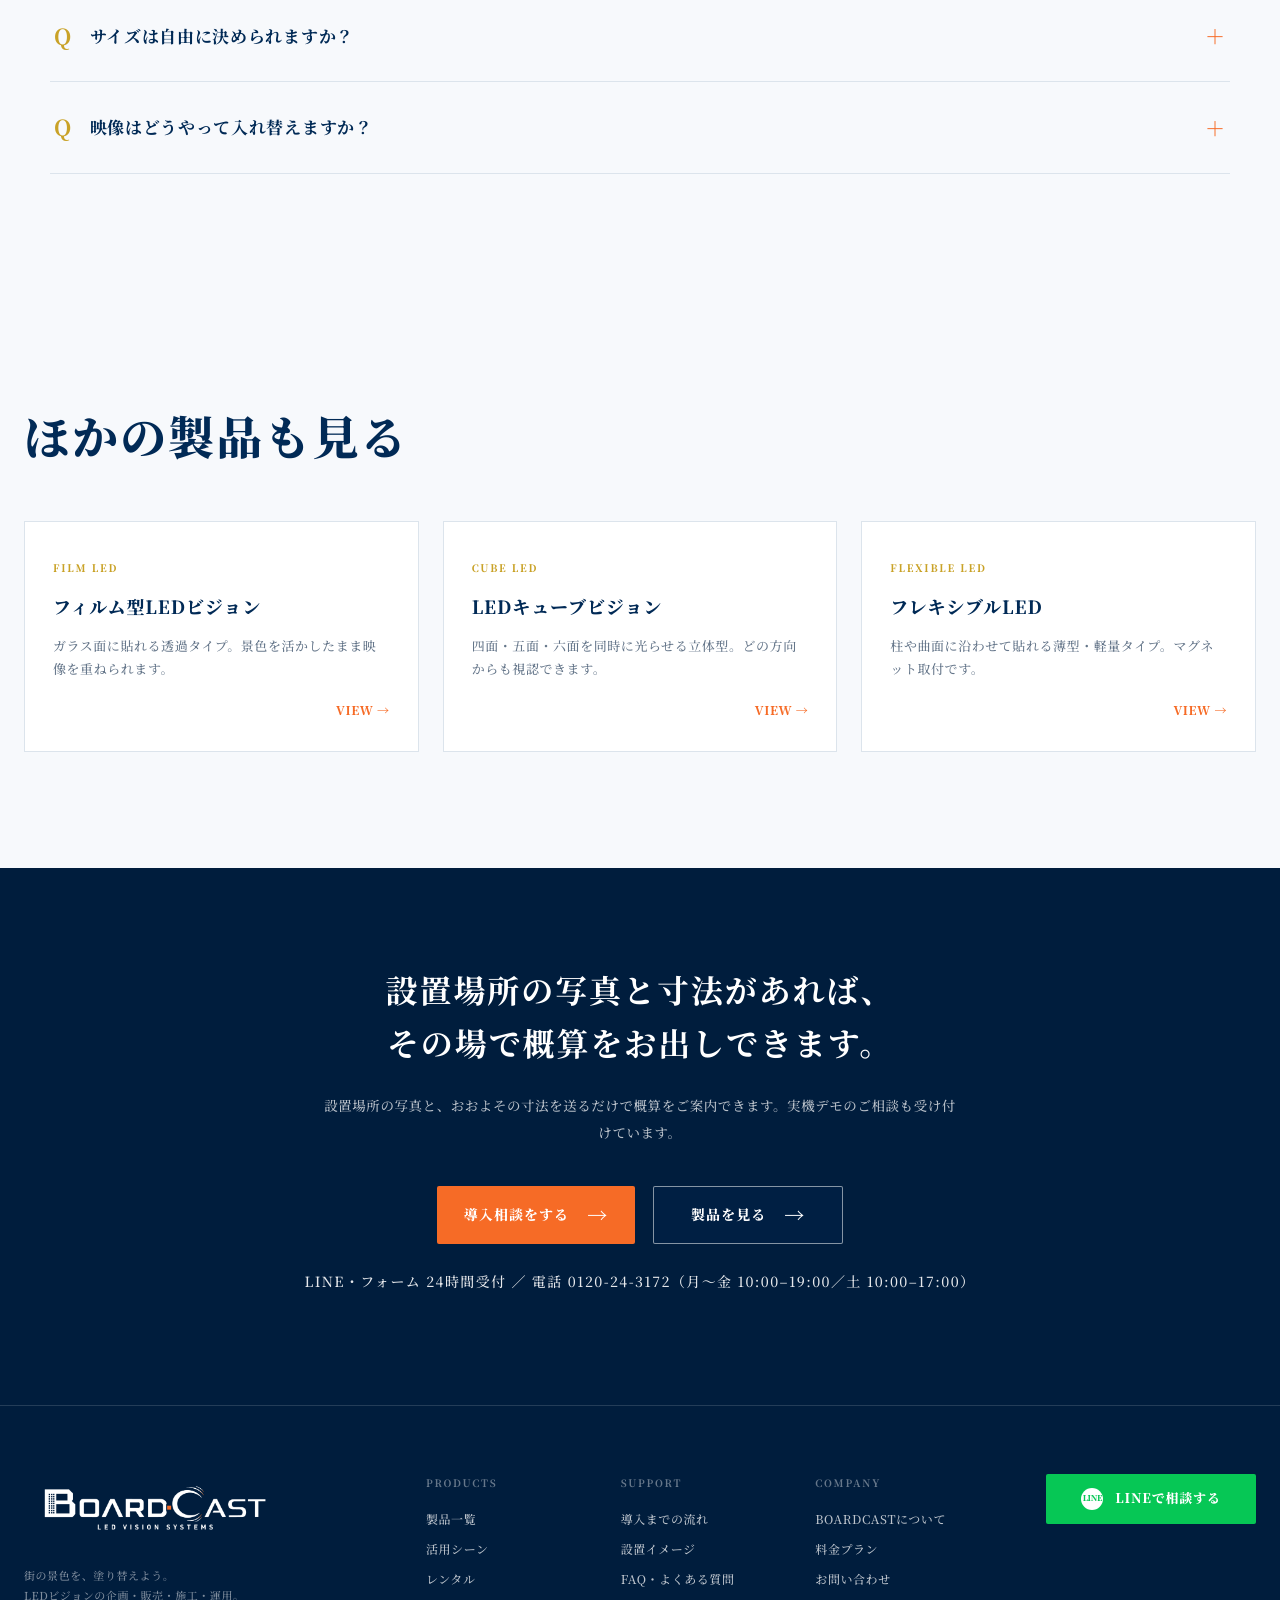
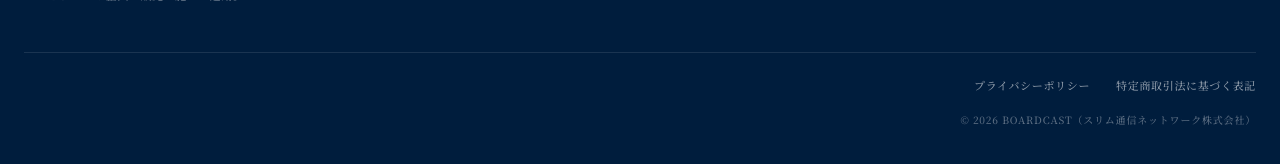
<file: product-fullcolor.html>
<!doctype html>
<html lang="ja">
<head>
  <meta charset="utf-8">
  <meta name="viewport" content="width=device-width, initial-scale=1">
  <meta name="robots" content="noindex, nofollow">
  <title>フルカラーLEDビジョン｜BOARDCAST</title>
  <link rel="preconnect" href="https://fonts.googleapis.com">
  <link rel="preconnect" href="https://fonts.gstatic.com" crossorigin>
  <link href="https://fonts.googleapis.com/css2?family=Noto+Serif+JP:wght@400;500;600;700;900&display=swap" rel="stylesheet">
  <!-- ?v= はキャッシュ避け。CSSやJSを直したらこの数字を変える -->
  <link rel="stylesheet" href="./assets/site.css?v=20260817i">
</head>
<body>
  <main>
      <header class="site-header">
        <div class="header-inner">
          <a href="index.html"><img class="brand-logo" src="./assets/logo-navy.png" alt="BOARDCAST LED VISION SYSTEMS"></a>
          <nav class="nav" aria-label="メインナビゲーション">
            <a href="products.html" aria-current="page">製品</a>
            <a href="scenes.html">活用シーン</a>
            <a href="cases.html">設置イメージ</a>
            <a href="pricing.html">料金</a>
            <a href="flow.html">導入の流れ</a>
            <a href="faq.html">FAQ</a>
            <a class="nav-cta" href="https://line.me/R/ti/p/@829ajccj" target="_blank" rel="noopener"><span class="line-mark">LINE</span>導入相談をする</a>
          </nav>
          <button class="navtoggle" type="button" aria-label="メニューを開く" aria-expanded="false">≡</button>
          <a class="header-cta" href="https://line.me/R/ti/p/@829ajccj" target="_blank" rel="noopener"><span class="line-mark">LINE</span>導入相談をする</a>
        </div>
      </header>
      <section class="page-head with-visual" data-fx="led beam">
        <div class="container">
          <div class="ph-text">
            <div class="breadcrumb"><a href="index.html">TOP</a><span class="sep">/</span><a href="products.html">製品一覧</a><span class="sep">/</span><span class="cur">フルカラーLEDビジョン</span></div>
            <span class="page-en">FULL COLOR LED VISION</span>
            <h1>フルカラー<br>LEDビジョン</h1>
            <p>もっとも汎用性の高い定番ビジョンです。屋内は近くで見ても粒を感じにくい高精細タイプ、屋外は直射日光の下でもはっきり見える高輝度タイプ。設置場所と「見られる距離」に合わせて、8段階（屋内）／7段階（屋外）のピッチから選べます。</p>
          </div>
          <div class="ph-visual" style="background-image:url('./assets/photo/c-facade.jpg')" role="img" aria-label="フルカラーLEDビジョンの設置イメージ">
            <span class="ph-visual-note">※ 設置イメージ</span>
          </div>
        </div>
      </section>
      <section class="sect" data-fx="paper wave" data-fx-opt="trim light">
        <div class="container wide">
          <div class="pitem" style="margin-bottom:0">
            <div class="pitem-photo" style="background-image:url('./assets/photo/p-fullcolor.jpg')"></div>
            <div>
              <span class="pi-en">FEATURES</span>
              <h3>どこに置いても、まず選択肢になる</h3>
              <p>店頭サインから、ビル外壁の大型ビジョンまで。モジュールを並べて面をつくる構造のため、設置スペースに合わせてサイズを設計できます。屋内・屋外それぞれに専用のモデルがあり、明るさ・防水性能が異なります。</p>
              <div class="chips"><span>屋内 P1.25〜P4</span><span>屋外 P2.5〜P10</span><span>モジュール 320×160mm 中心</span><span>5V低電圧給電</span></div>
            </div>
          </div>
        </div>
      </section>

      <section class="sect tint" data-fx="paper">
        <div class="container">
          <h2 class="section-title">こんな場所に</h2>
          <div class="value-grid">
            <article class="value-card"><div class="vc-no">01</div><h3>店頭・ファサード</h3><p>通行客の目線の高さに。日替わりの商品やキャンペーンを、その場で切り替えられます。</p></article>
            <article class="value-card"><div class="vc-no">02</div><h3>ビル外壁・屋上</h3><p>屋外用の高輝度タイプで、日中でも視認できる大型面に。夜間はランドマークになります。</p></article>
            <article class="value-card"><div class="vc-no">03</div><h3>屋内の壁面・エントランス</h3><p>高精細タイプなら、手が届く距離でも粒を感じさせません。案内表示や企業紹介に。</p></article>
          </div>
        </div>
      </section>

      <section class="sect" data-fx="paper" data-fx-opt="trim">
        <div class="container wide">
          <h2 class="section-title">屋内モデルのスペック</h2>
          <p class="sect-lead">近距離で見る用途向け。輝度を抑えめにして、長時間見ても目が疲れにくい設計です。</p>
          <div class="spec-wrap">
            <table class="spec-table">
              <thead><tr><th>型番</th><th>モジュール寸法(mm)</th><th>画素ピッチ</th><th>画素密度(dots/m²)</th><th>輝度(cd/m²)</th><th>リフレッシュ</th><th>スキャン</th><th>LEDパッケージ</th><th>視野角</th></tr></thead>
              <tbody>
                <tr><td>P1.25</td><td>320×160</td><td>1.25 mm</td><td>640,000</td><td>≥600</td><td>≥3840 Hz</td><td>1/64</td><td>SMD1010</td><td>140°/140°</td></tr>
                <tr><td>P1.5384</td><td>320×160</td><td>1.5384 mm</td><td>422,533</td><td>≥600</td><td>≥3840 Hz</td><td>1/52</td><td>SMD1212</td><td>140°/140°</td></tr>
                <tr><td>P1.8604</td><td>320×160</td><td>1.8604 mm</td><td>288,926</td><td>≥600</td><td>≥3840 Hz</td><td>1/43</td><td>SMD1515</td><td>140°/140°</td></tr>
                <tr><td>P2.0</td><td>320×160</td><td>2.0 mm</td><td>250,000</td><td>&gt;800</td><td>≥2880〜3840 Hz</td><td>1/40</td><td>SMD1515</td><td>140°/140°</td></tr>
                <tr><td>P2.5</td><td>320×160</td><td>2.5 mm</td><td>160,000</td><td>≥450</td><td>≥3840 Hz</td><td>1/64</td><td>SMD2121</td><td>140°/140°</td></tr>
                <tr><td>P3</td><td>192×192</td><td>3.0 mm</td><td>111,111</td><td>≥550</td><td>≥2880〜3840 Hz</td><td>1/32</td><td>SMD2121</td><td>120°/120°</td></tr>
                <tr><td>P3.91</td><td>250×250</td><td>3.91 mm</td><td>65,536</td><td>≥1000</td><td>≥1920 Hz</td><td>1/16</td><td>SMD2121</td><td>120°/120°</td></tr>
                <tr><td>P4</td><td>320×160</td><td>4.0 mm</td><td>62,500</td><td>&gt;900</td><td>≥1920 Hz</td><td>1/20</td><td>SMD2121</td><td>140°/140°</td></tr>
              </tbody>
            </table>
          </div>
        </div>
      </section>

      <section class="sect dark" data-fx="scan led">
        <div class="container wide">
          <h2 class="section-title">屋外モデルのスペック</h2>
          <p class="sect-lead">直射日光下での視認性を優先した高輝度タイプ。正面防水・背面防潮の構造です。</p>
          <div class="spec-wrap">
            <table class="spec-table">
              <thead><tr><th>型番</th><th>モジュール寸法(mm)</th><th>画素ピッチ</th><th>画素密度(dots/m²)</th><th>輝度(cd/m²)</th><th>リフレッシュ</th><th>スキャン</th><th>LEDパッケージ</th><th>視野角</th></tr></thead>
              <tbody>
                <tr><td>P2.5</td><td>320×160</td><td>2.5 mm</td><td>160,000</td><td>&gt;4500</td><td>≤3840 Hz</td><td>1/16</td><td>SMD1415</td><td>120°/120°</td></tr>
                <tr><td>P3.077</td><td>320×160</td><td>3.077 mm</td><td>105,620</td><td>&gt;4500</td><td>≥1920 Hz</td><td>1/13</td><td>SMD1415</td><td>120°/120°</td></tr>
                <tr><td>P4</td><td>320×160</td><td>4.0 mm</td><td>62,500</td><td>≥5000</td><td>≥1920 Hz</td><td>1/10</td><td>SMD1919</td><td>120°/120°</td></tr>
                <tr><td>P5</td><td>320×160</td><td>5.0 mm</td><td>40,000</td><td>&gt;5000</td><td>≥1920 Hz</td><td>1/8</td><td>SMD2727</td><td>120°/120°</td></tr>
                <tr><td>P6</td><td>192×192</td><td>6.0 mm</td><td>27,777</td><td>≥3500</td><td>≥1920 Hz</td><td>1/8</td><td>SMD2727</td><td>120°/120°</td></tr>
                <tr><td>P8</td><td>320×160</td><td>8.0 mm</td><td>15,625</td><td>≥3000</td><td>≥1920 Hz</td><td>1/5</td><td>SMD2525</td><td>120°/120°</td></tr>
                <tr><td>P10</td><td>320×160</td><td>10.0 mm</td><td>10,000</td><td>&gt;4500〜6500</td><td>≥1920 Hz</td><td>1/2（1/4）</td><td>SMD3535</td><td>120°/120°</td></tr>
              </tbody>
            </table>
          </div>
          <p class="spec-note">※ 数値はメーカー資料からの代表値です。同一製品でも資料間で表記差のある項目があるため、正式なお見積り時に確定値をご案内します。<span class="tbd">最終値は要確認</span></p>
        </div>
      </section>

      <section class="sect" data-fx="paper">
        <div class="container">
          <h2 class="section-title">ピッチの選び方</h2>
          <p class="sect-lead">画素ピッチ（LEDの粒の間隔）は、見る距離と直結します。近くで見るほど細かいピッチが必要です。逆に、遠くから見る面に細かすぎるピッチを選ぶと、費用だけが上がります。</p>
          <div class="steps">
            <div class="step"><div class="step-no">〜2m</div><div><h3>受付カウンター・展示台・店頭装飾</h3><p>手が届く距離で見るため、高精細タイプを。文字も写真も粒を感じさせません。</p></div><div class="step-meta">推奨ピッチ<em>P1.25 / P1.5384 / P1.8604 / P2.0</em></div></div>
            <div class="step"><div class="step-no">2〜5m</div><div><h3>商業施設・ショールーム・エントランス</h3><p>立ち止まって見る距離。コストと精細さのバランスが取れる範囲です。</p></div><div class="step-meta">推奨ピッチ<em>P2.5 / P3 / P3.91 / P4</em></div></div>
            <div class="step"><div class="step-no">5m〜</div><div><h3>ビル外壁・屋上・大型ファサード</h3><p>遠くから見せる大型面。屋外用の高輝度タイプで、日中でもはっきり見えます。</p></div><div class="step-meta">推奨ピッチ<em>P5 / P6 / P8 / P10</em></div></div>
          </div>
        </div>
      </section>

      <section class="sect tint" data-fx="paper" data-fx-opt="trim">
        <div class="container">
          <h2 class="section-title">よくあるご質問</h2>
          <div class="faq-cat">
            <div class="faq-item">
              <button class="faq-q" type="button"><span class="q-mark">Q</span>屋外でも昼間に見えますか？<span class="q-toggle">＋</span></button>
              <div class="faq-a"><div>屋外モデルは輝度3,000〜6,500cd/m²の高輝度タイプです。直射日光下でも視認できる設計になっています。設置面の向き（西日が当たるかなど）も踏まえて機種を選定します。</div></div>
            </div>
            <div class="faq-item">
              <button class="faq-q" type="button"><span class="q-mark">Q</span>サイズは自由に決められますか？<span class="q-toggle">＋</span></button>
              <div class="faq-a"><div>モジュール（320×160mmなど）を並べて面をつくるため、その倍数を基本にサイズを設計します。設置場所の寸法をお知らせいただければ、収まる構成をご提案します。</div></div>
            </div>
            <div class="faq-item">
              <button class="faq-q" type="button"><span class="q-mark">Q</span>映像はどうやって入れ替えますか？<span class="q-toggle">＋</span></button>
              <div class="faq-a"><div>スマートフォンやPCから操作できます。配信サポート（月額制）にご加入いただくことで、遠隔での差し替えと、故障時のサポート窓口をご利用いただけます。</div></div>
            </div>
          </div>
        </div>
      </section>

      <section class="sect tint" data-fx="paper">
        <div class="container wide">
          <h2 class="section-title">ほかの製品も見る</h2>
          <div class="rel-grid">
            <a class="rel-card" href="product-film.html"><span class="rc-en">FILM LED</span><h3>フィルム型LEDビジョン</h3><p>ガラス面に貼れる透過タイプ。景色を活かしたまま映像を重ねられます。</p><span class="rc-go">VIEW →</span></a>
            <a class="rel-card" href="product-cube.html"><span class="rc-en">CUBE LED</span><h3>LEDキューブビジョン</h3><p>四面・五面・六面を同時に光らせる立体型。どの方向からも視認できます。</p><span class="rc-go">VIEW →</span></a>
            <a class="rel-card" href="product-flex.html"><span class="rc-en">FLEXIBLE LED</span><h3>フレキシブルLED</h3><p>柱や曲面に沿わせて貼れる薄型・軽量タイプ。マグネット取付です。</p><span class="rc-go">VIEW →</span></a>
          </div>
        </div>
      </section>
      <section class="cta-band" data-fx="wave beam">
        <div class="container">
          <h2>設置場所の写真と寸法があれば、<br>その場で概算をお出しできます。</h2>
          <p class="cta-note">設置場所の写真と、おおよその寸法を送るだけで概算をご案内できます。実機デモのご相談も受け付けています。</p>
          <div class="closing-actions">
            <a class="btn btn-primary" href="contact.html">導入相談をする <span class="arrow">→</span></a>
            <a class="btn btn-outline" href="products.html">製品を見る <span class="arrow">→</span></a>
          </div>
          <p class="hours">LINE・フォーム 24時間受付 ／ 電話 0120-24-3172（月〜金 10:00–19:00／土 10:00–17:00）</p>
        </div>
      </section>
      <footer class="footer" style="position:static;background:var(--navy-deep)">
        <div class="container wide">
          <div class="footer-main">
            <div class="footer-brand">
              <img class="footer-logo" src="./assets/logo-white.png" alt="BOARDCAST LED VISION SYSTEMS">
              <p>街の景色を、塗り替えよう。<br>LEDビジョンの企画・販売・施工・運用。</p>
            </div>
            <div class="footer-links">
              <div><h4>PRODUCTS</h4><a href="products.html">製品一覧</a><a href="scenes.html">活用シーン</a><a href="rental.html">レンタル</a></div>
              <div><h4>SUPPORT</h4><a href="flow.html">導入までの流れ</a><a href="cases.html">設置イメージ</a><a href="faq.html">FAQ・よくある質問</a></div>
              <div><h4>COMPANY</h4><a href="about.html">BOARDCASTについて</a><a href="pricing.html">料金プラン</a><a href="contact.html">お問い合わせ</a></div>
            </div>
            <a class="line-big footer-line" href="https://line.me/R/ti/p/@829ajccj" target="_blank" rel="noopener"><span class="line-mark">LINE</span> LINEで相談する</a>
          </div>
          <div class="footer-legal"><a href="privacy.html">プライバシーポリシー</a><a href="legal.html">特定商取引法に基づく表記</a></div>
          <div class="copyright">© 2026 BOARDCAST（スリム通信ネットワーク株式会社）</div>
        </div>
      </footer>
  </main>
  <a class="floating-line" href="https://line.me/R/ti/p/@829ajccj" target="_blank" rel="noopener" aria-label="LINEで相談">LINE</a>
  <a class="pagetop" id="pagetop" href="#" aria-label="ページトップへ">↑</a>
  <script>
  (() => {
    const reduced = matchMedia("(prefers-reduced-motion: reduce)").matches;
    /* 出現アニメーション */
    const rv = [...document.querySelectorAll(".page-en,.page-head h1,.page-head p,.section-title,.sect-lead,.value-card,.pitem,.step,.plan-card,.faq-item,.rel-card,.info-table,.spec-wrap,.field,.cta-band h2,.cta-band .closing-actions,.pitem-photo")];
    if (!reduced) {
      const pick = el => {
        if (el.matches(".pitem-photo")) return "clip-rv";
        if (el.matches(".section-title,.page-head h1")) return "rv-mask";
        if (el.matches(".value-card,.plan-card,.rel-card")) {
          return [...el.parentElement.children].indexOf(el) % 2 ? "rv-right" : "rv-left";
        }
        if (el.matches(".step")) return "rv-right";
        return "rv";
      };
      rv.forEach(el => el.classList.add(pick(el)));
      document.querySelectorAll(".value-grid,.plan-grid,.rel-grid,.form-grid").forEach(g =>
        [...g.children].forEach((c, i) => c.style.transitionDelay = (i * .09) + "s"));
      const show = el => {
        el.classList.add("in");
        if (el.classList.contains("clip-rv") || el.classList.contains("rv-mask"))
          setTimeout(() => el.classList.remove("clip-rv", "rv-mask"), 1500);
      };
      const io = new IntersectionObserver(es => es.forEach(e => { if (e.isIntersecting) { show(e.target); io.unobserve(e.target); } }),
        { threshold: .14, rootMargin: "0px 0px -6% 0px" });
      rv.forEach(el => io.observe(el));
      const sweep = () => rv.forEach(el => {
        if (el.classList.contains("in")) return;
        const r = el.getBoundingClientRect();
        if (r.top < innerHeight * .94 && r.bottom > 0) show(el);
      });
      addEventListener("scroll", sweep, { passive: true }); addEventListener("resize", sweep); sweep();
      setTimeout(() => rv.forEach(el => { el.classList.add("in"); el.classList.remove("clip-rv", "rv-mask"); }), 5000);
    }

    /* SPナビ開閉 */
    const nt = document.querySelector(".navtoggle"), nv = document.querySelector(".nav");
    if (nt && nv) nt.addEventListener("click", () => {
      const o = nv.classList.toggle("open");
      nt.textContent = o ? "×" : "≡";
      nt.setAttribute("aria-expanded", o);
      nt.setAttribute("aria-label", o ? "メニューを閉じる" : "メニューを開く");
    });

    /* 追従ボタン */
    const pt = document.getElementById("pagetop");
    const fl = document.querySelector(".floating-line");
    const ft = document.querySelector(".footer");
    const upd = () => {
      if (pt) pt.classList.toggle("show", scrollY > 600);
      if (fl && ft) fl.classList.toggle("hide", ft.getBoundingClientRect().top < innerHeight - 40);
    };
    addEventListener("scroll", upd, { passive: true }); addEventListener("resize", upd); upd();
    if (pt) pt.addEventListener("click", e => { e.preventDefault(); scrollTo({ top: 0, behavior: reduced ? "auto" : "smooth" }); });
    /* FAQアコーディオン */
    document.querySelectorAll(".faq-q").forEach(q => q.addEventListener("click", () => {
      const item = q.closest(".faq-item"), a = item.querySelector(".faq-a"), open = item.classList.toggle("open");
      a.style.maxHeight = open ? a.scrollHeight + "px" : "0px";
    }));
  })();
  </script>
  <script src="./assets/fx.js"></script>
</body>
</html>
</file>
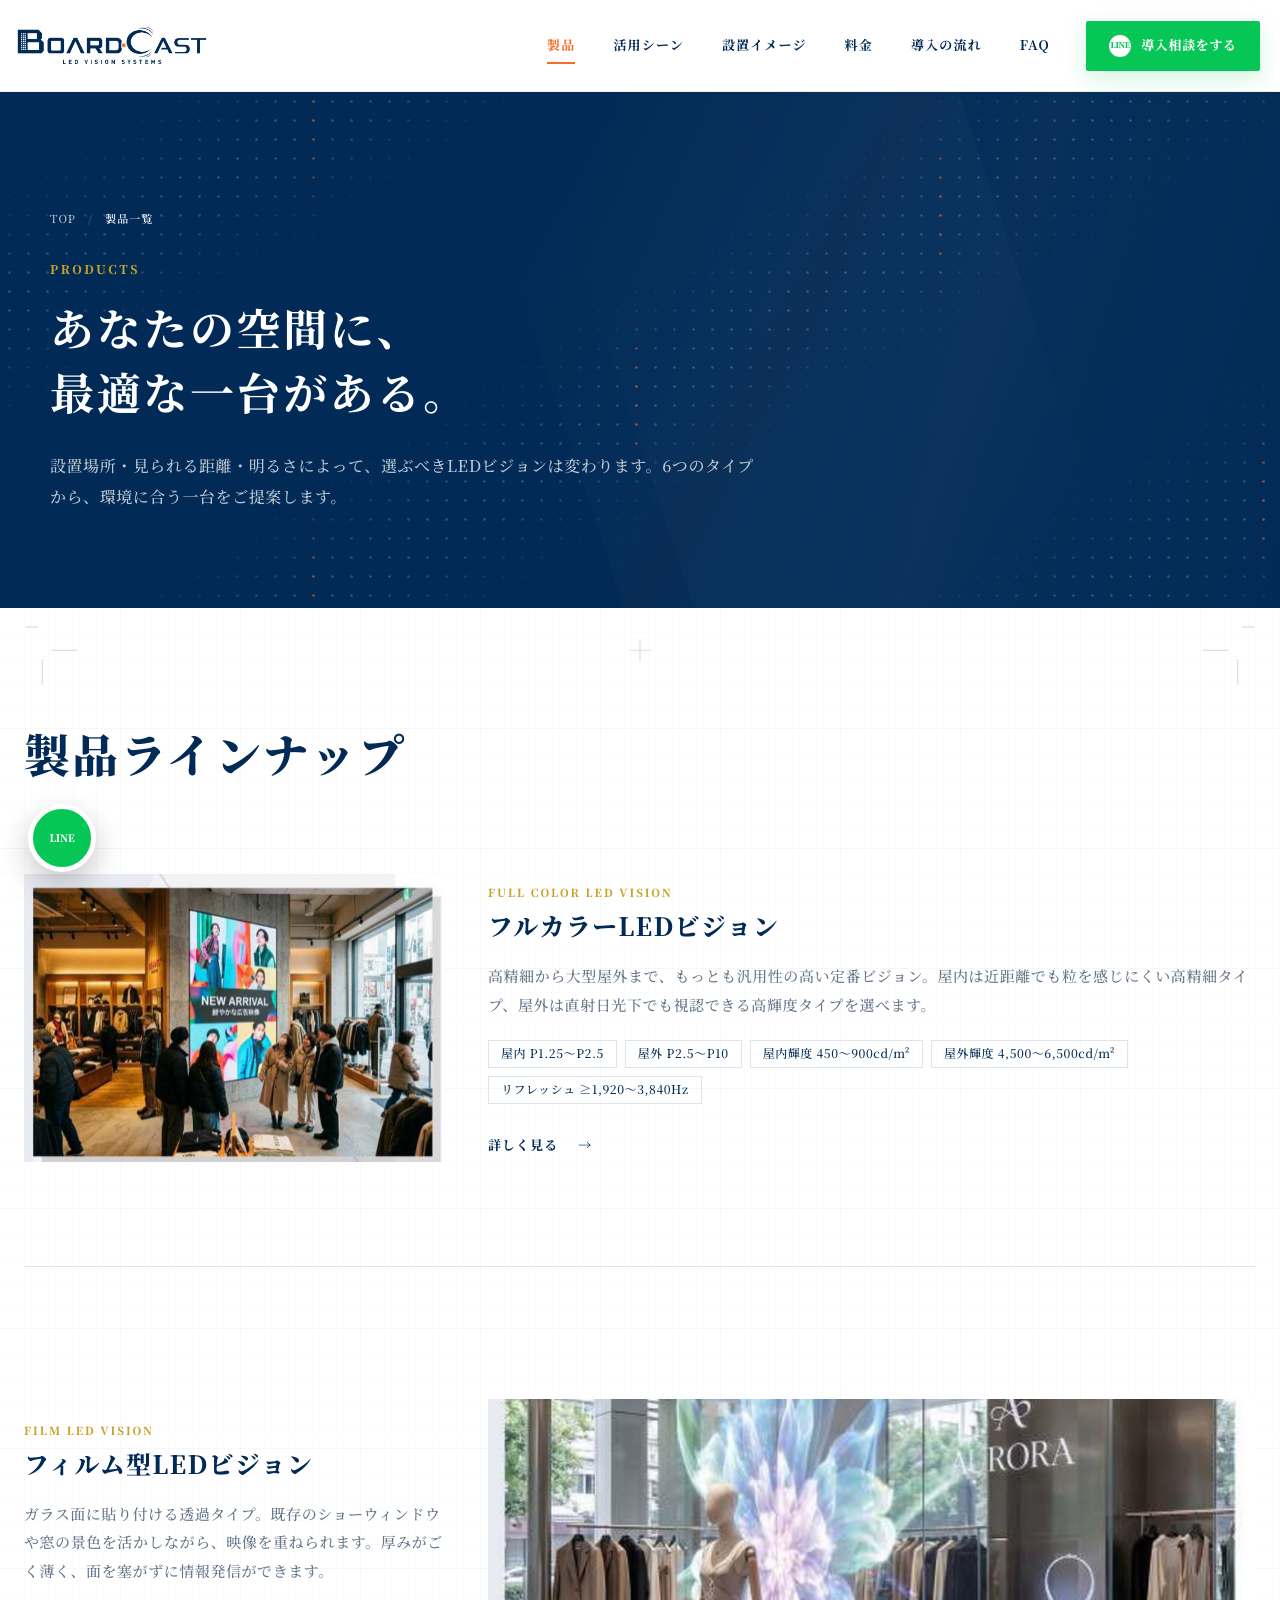
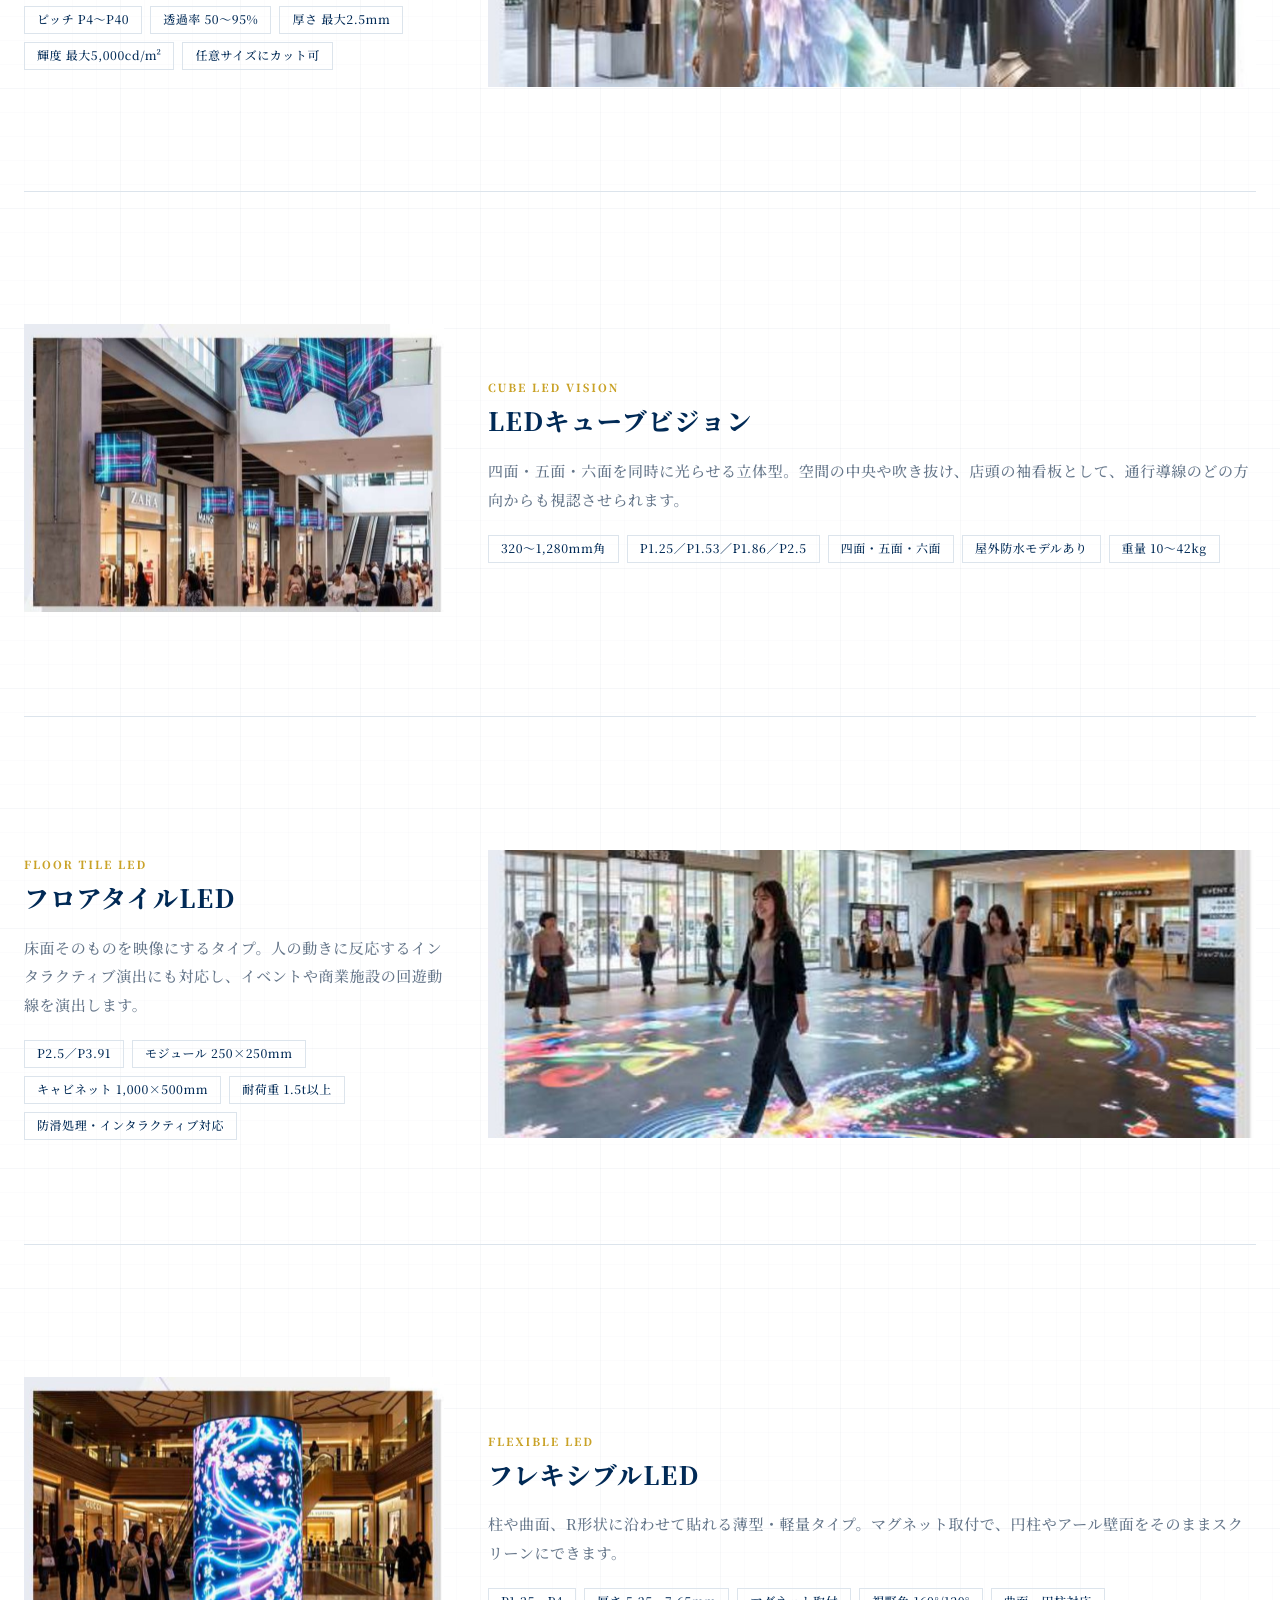
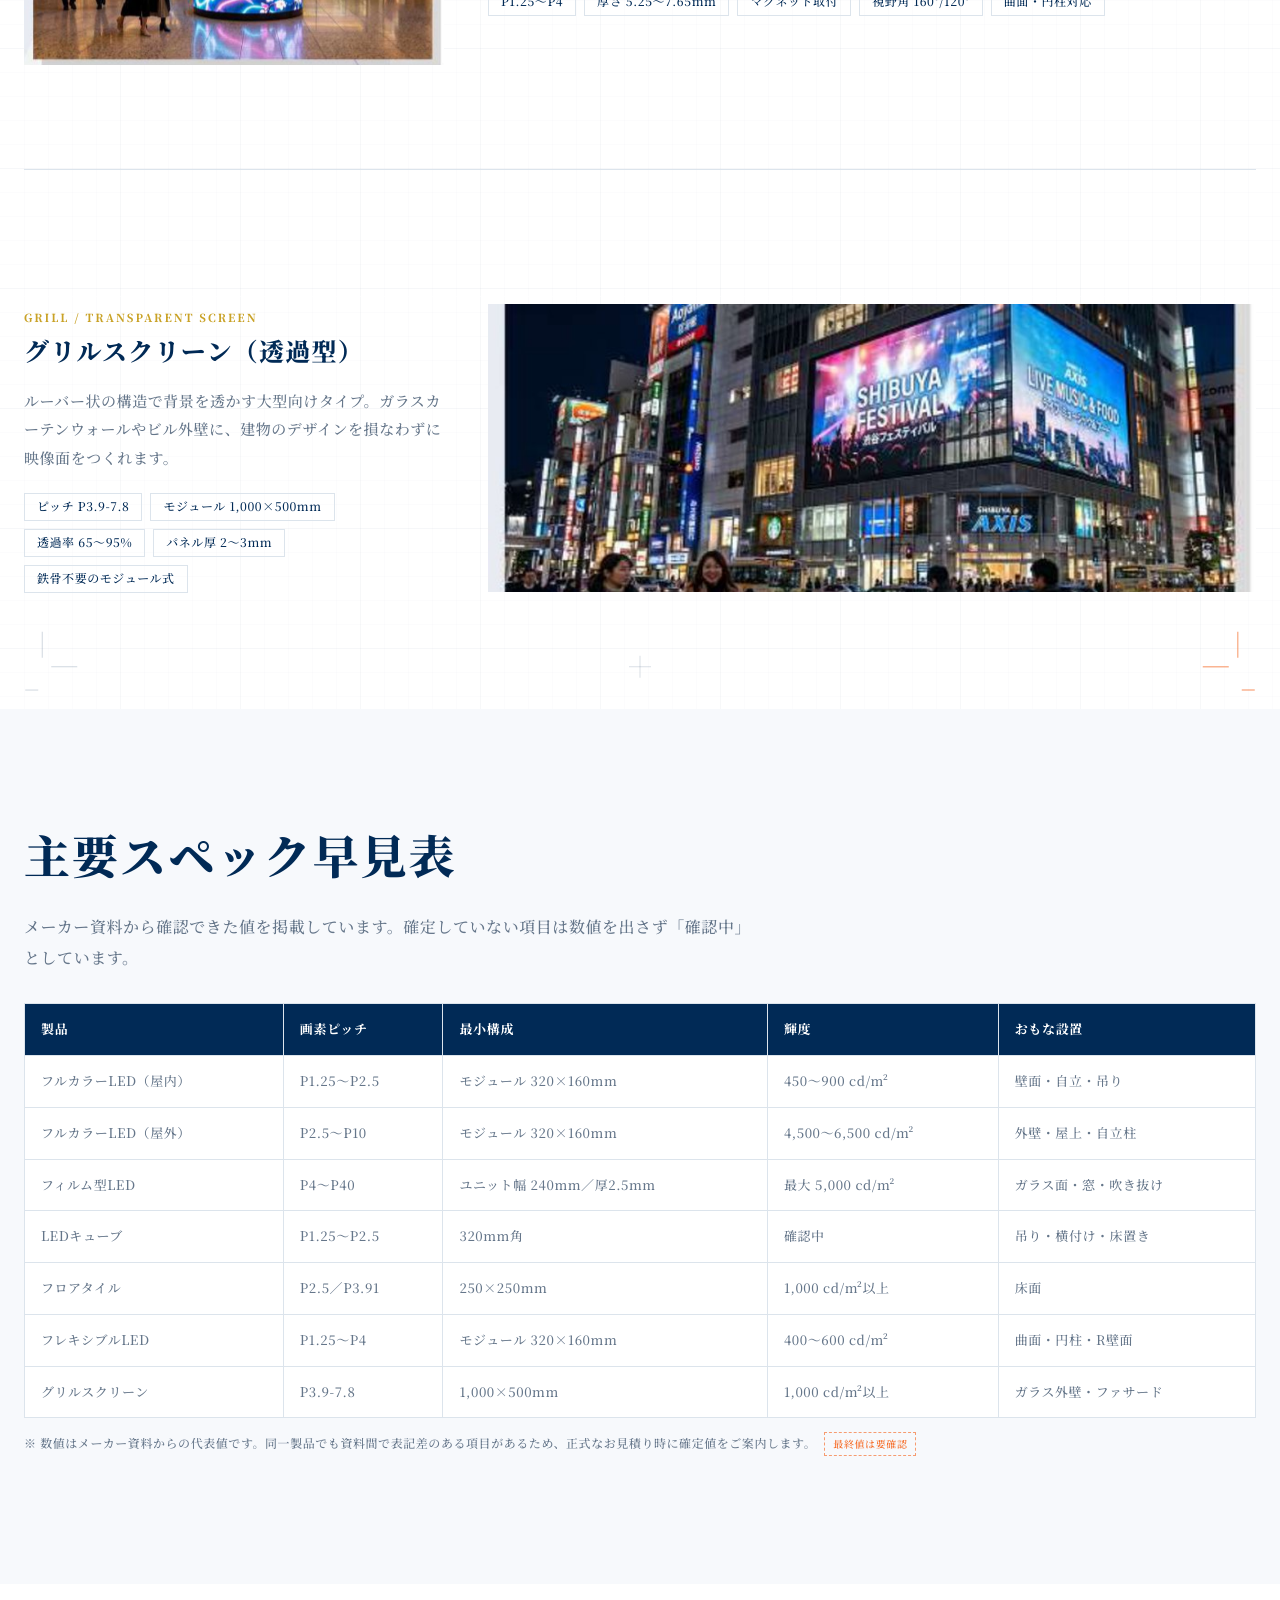
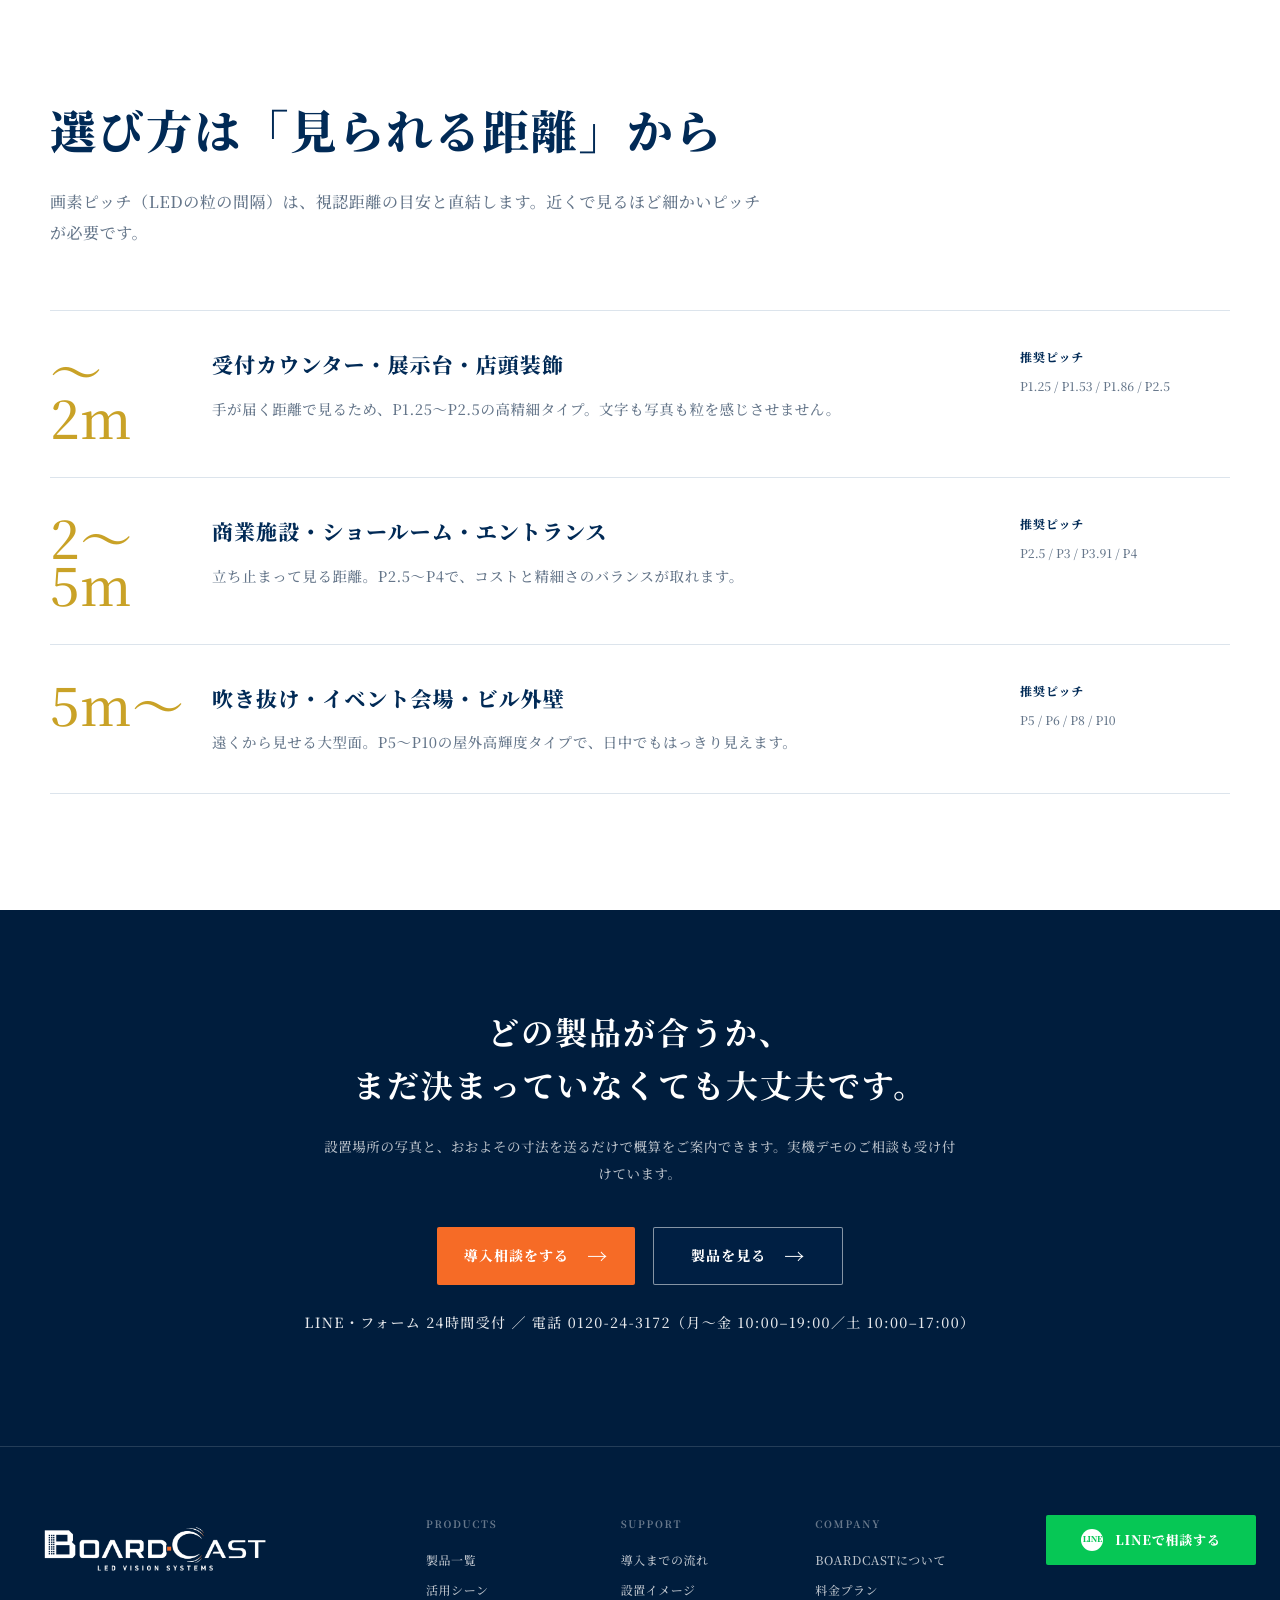
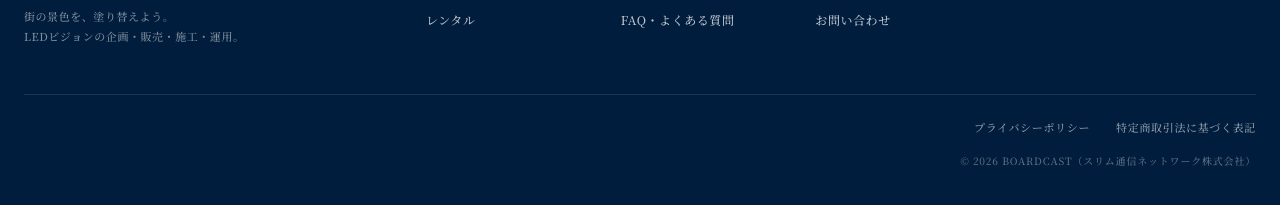
<file: products.html>
<!doctype html>
<html lang="ja">
<head>
  <meta charset="utf-8">
  <meta name="viewport" content="width=device-width, initial-scale=1">
  <meta name="robots" content="noindex, nofollow">
  <title>製品一覧｜BOARDCAST</title>
  <link rel="preconnect" href="https://fonts.googleapis.com">
  <link rel="preconnect" href="https://fonts.gstatic.com" crossorigin>
  <link href="https://fonts.googleapis.com/css2?family=Noto+Serif+JP:wght@400;500;600;700;900&display=swap" rel="stylesheet">
  <!-- ?v= はキャッシュ避け。CSSやJSを直したらこの数字を変える -->
  <link rel="stylesheet" href="./assets/site.css?v=20260817i">
</head>
<body>
  <main>
      <header class="site-header">
        <div class="header-inner">
          <a href="index.html"><img class="brand-logo" src="./assets/logo-navy.png" alt="BOARDCAST LED VISION SYSTEMS"></a>
          <nav class="nav" aria-label="メインナビゲーション">
            <a href="products.html" aria-current="page">製品</a>
            <a href="scenes.html">活用シーン</a>
            <a href="cases.html">設置イメージ</a>
            <a href="pricing.html">料金</a>
            <a href="flow.html">導入の流れ</a>
            <a href="faq.html">FAQ</a>
            <a class="nav-cta" href="https://line.me/R/ti/p/@829ajccj" target="_blank" rel="noopener"><span class="line-mark">LINE</span>導入相談をする</a>
          </nav>
          <button class="navtoggle" type="button" aria-label="メニューを開く" aria-expanded="false">≡</button>
          <a class="header-cta" href="https://line.me/R/ti/p/@829ajccj" target="_blank" rel="noopener"><span class="line-mark">LINE</span>導入相談をする</a>
        </div>
      </header>
      <section class="page-head" data-fx="led beam">
        <div class="container">
          <div class="breadcrumb"><a href="index.html">TOP</a><span class="sep">/</span><span class="cur">製品一覧</span></div>
          <span class="page-en">PRODUCTS</span>
          <h1>あなたの空間に、<br>最適な一台がある。</h1>
          <p>設置場所・見られる距離・明るさによって、選ぶべきLEDビジョンは変わります。6つのタイプから、環境に合う一台をご提案します。</p>
        </div>
      </section>
      <section class="sect" data-fx="paper">
        <div class="container wide">
          <h2 class="section-title">製品ラインナップ</h2>
          <div class="plist">
            <article class="pitem">
              <div class="pitem-photo" style="background-image:url('./assets/photo/p-fullcolor.jpg')"></div>
              <div>
                <span class="pi-en">FULL COLOR LED VISION</span>
                <h3>フルカラーLEDビジョン</h3>
                <p>高精細から大型屋外まで、もっとも汎用性の高い定番ビジョン。屋内は近距離でも粒を感じにくい高精細タイプ、屋外は直射日光下でも視認できる高輝度タイプを選べます。</p>
                <div class="chips"><span>屋内 P1.25〜P2.5</span><span>屋外 P2.5〜P10</span><span>屋内輝度 450〜900cd/m²</span><span>屋外輝度 4,500〜6,500cd/m²</span><span>リフレッシュ ≥1,920〜3,840Hz</span></div>
                <a class="text-link" style="color:var(--navy)" href="product-fullcolor.html">詳しく見る <span>→</span></a>
              </div>
            </article>
            <article class="pitem">
              <div class="pitem-photo" style="background-image:url('./assets/photo/p-film.jpg')"></div>
              <div>
                <span class="pi-en">FILM LED VISION</span>
                <h3>フィルム型LEDビジョン</h3>
                <p>ガラス面に貼り付ける透過タイプ。既存のショーウィンドウや窓の景色を活かしながら、映像を重ねられます。厚みがごく薄く、面を塞がずに情報発信ができます。</p>
                <div class="chips"><span>ピッチ P4〜P40</span><span>透過率 50〜95%</span><span>厚さ 最大2.5mm</span><span>輝度 最大5,000cd/m²</span><span>任意サイズにカット可</span></div>
              </div>
            </article>
            <article class="pitem">
              <div class="pitem-photo" style="background-image:url('./assets/photo/p-cube.jpg')"></div>
              <div>
                <span class="pi-en">CUBE LED VISION</span>
                <h3>LEDキューブビジョン</h3>
                <p>四面・五面・六面を同時に光らせる立体型。空間の中央や吹き抜け、店頭の袖看板として、通行導線のどの方向からも視認させられます。</p>
                <div class="chips"><span>320〜1,280mm角</span><span>P1.25／P1.53／P1.86／P2.5</span><span>四面・五面・六面</span><span>屋外防水モデルあり</span><span>重量 10〜42kg</span></div>
              </div>
            </article>
            <article class="pitem">
              <div class="pitem-photo" style="background-image:url('./assets/photo/p-floor.jpg')"></div>
              <div>
                <span class="pi-en">FLOOR TILE LED</span>
                <h3>フロアタイルLED</h3>
                <p>床面そのものを映像にするタイプ。人の動きに反応するインタラクティブ演出にも対応し、イベントや商業施設の回遊動線を演出します。</p>
                <div class="chips"><span>P2.5／P3.91</span><span>モジュール 250×250mm</span><span>キャビネット 1,000×500mm</span><span>耐荷重 1.5t以上</span><span>防滑処理・インタラクティブ対応</span></div>
              </div>
            </article>
            <article class="pitem">
              <div class="pitem-photo" style="background-image:url('./assets/photo/p-flex.jpg')"></div>
              <div>
                <span class="pi-en">FLEXIBLE LED</span>
                <h3>フレキシブルLED</h3>
                <p>柱や曲面、R形状に沿わせて貼れる薄型・軽量タイプ。マグネット取付で、円柱やアール壁面をそのままスクリーンにできます。</p>
                <div class="chips"><span>P1.25〜P4</span><span>厚さ 5.25〜7.65mm</span><span>マグネット取付</span><span>視野角 160°/120°</span><span>曲面・円柱対応</span></div>
              </div>
            </article>
            <article class="pitem">
              <div class="pitem-photo" style="background-image:url('./assets/photo/p-grill.jpg')"></div>
              <div>
                <span class="pi-en">GRILL / TRANSPARENT SCREEN</span>
                <h3>グリルスクリーン（透過型）</h3>
                <p>ルーバー状の構造で背景を透かす大型向けタイプ。ガラスカーテンウォールやビル外壁に、建物のデザインを損なわずに映像面をつくれます。</p>
                <div class="chips"><span>ピッチ P3.9-7.8</span><span>モジュール 1,000×500mm</span><span>透過率 65〜95%</span><span>パネル厚 2〜3mm</span><span>鉄骨不要のモジュール式</span></div>
              </div>
            </article>
          </div>
        </div>
      </section>

      <section class="sect tint" data-fx="paper" data-fx-opt="trim">
        <div class="container wide">
          <h2 class="section-title">主要スペック早見表</h2>
          <p class="sect-lead">メーカー資料から確認できた値を掲載しています。確定していない項目は数値を出さず「確認中」としています。</p>
          <div class="spec-wrap">
            <table class="spec-table">
              <thead><tr><th>製品</th><th>画素ピッチ</th><th>最小構成</th><th>輝度</th><th>おもな設置</th></tr></thead>
              <tbody>
                <tr><td>フルカラーLED（屋内）</td><td>P1.25〜P2.5</td><td>モジュール 320×160mm</td><td>450〜900 cd/m²</td><td>壁面・自立・吊り</td></tr>
                <tr><td>フルカラーLED（屋外）</td><td>P2.5〜P10</td><td>モジュール 320×160mm</td><td>4,500〜6,500 cd/m²</td><td>外壁・屋上・自立柱</td></tr>
                <tr><td>フィルム型LED</td><td>P4〜P40</td><td>ユニット幅 240mm／厚2.5mm</td><td>最大 5,000 cd/m²</td><td>ガラス面・窓・吹き抜け</td></tr>
                <tr><td>LEDキューブ</td><td>P1.25〜P2.5</td><td>320mm角</td><td>確認中</td><td>吊り・横付け・床置き</td></tr>
                <tr><td>フロアタイル</td><td>P2.5／P3.91</td><td>250×250mm</td><td>1,000 cd/m²以上</td><td>床面</td></tr>
                <tr><td>フレキシブルLED</td><td>P1.25〜P4</td><td>モジュール 320×160mm</td><td>400〜600 cd/m²</td><td>曲面・円柱・R壁面</td></tr>
                <tr><td>グリルスクリーン</td><td>P3.9-7.8</td><td>1,000×500mm</td><td>1,000 cd/m²以上</td><td>ガラス外壁・ファサード</td></tr>
              </tbody>
            </table>
          </div>
          <p class="spec-note">※ 数値はメーカー資料からの代表値です。同一製品でも資料間で表記差のある項目があるため、正式なお見積り時に確定値をご案内します。<span class="tbd">最終値は要確認</span></p>
        </div>
      </section>

      <section class="sect" data-fx="paper">
        <div class="container">
          <h2 class="section-title">選び方は「見られる距離」から</h2>
          <p class="sect-lead">画素ピッチ（LEDの粒の間隔）は、視認距離の目安と直結します。近くで見るほど細かいピッチが必要です。</p>
          <div class="steps">
            <div class="step"><div class="step-no">〜2m</div><div><h3>受付カウンター・展示台・店頭装飾</h3><p>手が届く距離で見るため、P1.25〜P2.5の高精細タイプ。文字も写真も粒を感じさせません。</p></div><div class="step-meta">推奨ピッチ<em>P1.25 / P1.53 / P1.86 / P2.5</em></div></div>
            <div class="step"><div class="step-no">2〜5m</div><div><h3>商業施設・ショールーム・エントランス</h3><p>立ち止まって見る距離。P2.5〜P4で、コストと精細さのバランスが取れます。</p></div><div class="step-meta">推奨ピッチ<em>P2.5 / P3 / P3.91 / P4</em></div></div>
            <div class="step"><div class="step-no">5m〜</div><div><h3>吹き抜け・イベント会場・ビル外壁</h3><p>遠くから見せる大型面。P5〜P10の屋外高輝度タイプで、日中でもはっきり見えます。</p></div><div class="step-meta">推奨ピッチ<em>P5 / P6 / P8 / P10</em></div></div>
          </div>
        </div>
      </section>
      <section class="cta-band" data-fx="wave beam">
        <div class="container">
          <h2>どの製品が合うか、<br>まだ決まっていなくても大丈夫です。</h2>
          <p class="cta-note">設置場所の写真と、おおよその寸法を送るだけで概算をご案内できます。実機デモのご相談も受け付けています。</p>
          <div class="closing-actions">
            <a class="btn btn-primary" href="contact.html">導入相談をする <span class="arrow">→</span></a>
            <a class="btn btn-outline" href="products.html">製品を見る <span class="arrow">→</span></a>
          </div>
          <p class="hours">LINE・フォーム 24時間受付 ／ 電話 0120-24-3172（月〜金 10:00–19:00／土 10:00–17:00）</p>
        </div>
      </section>
      <footer class="footer" style="position:static;background:var(--navy-deep)">
        <div class="container wide">
          <div class="footer-main">
            <div class="footer-brand">
              <img class="footer-logo" src="./assets/logo-white.png" alt="BOARDCAST LED VISION SYSTEMS">
              <p>街の景色を、塗り替えよう。<br>LEDビジョンの企画・販売・施工・運用。</p>
            </div>
            <div class="footer-links">
              <div><h4>PRODUCTS</h4><a href="products.html">製品一覧</a><a href="scenes.html">活用シーン</a><a href="rental.html">レンタル</a></div>
              <div><h4>SUPPORT</h4><a href="flow.html">導入までの流れ</a><a href="cases.html">設置イメージ</a><a href="faq.html">FAQ・よくある質問</a></div>
              <div><h4>COMPANY</h4><a href="about.html">BOARDCASTについて</a><a href="pricing.html">料金プラン</a><a href="contact.html">お問い合わせ</a></div>
            </div>
            <a class="line-big footer-line" href="https://line.me/R/ti/p/@829ajccj" target="_blank" rel="noopener"><span class="line-mark">LINE</span> LINEで相談する</a>
          </div>
          <div class="footer-legal"><a href="privacy.html">プライバシーポリシー</a><a href="legal.html">特定商取引法に基づく表記</a></div>
          <div class="copyright">© 2026 BOARDCAST（スリム通信ネットワーク株式会社）</div>
        </div>
      </footer>
  </main>
  <a class="floating-line" href="https://line.me/R/ti/p/@829ajccj" target="_blank" rel="noopener" aria-label="LINEで相談">LINE</a>
  <a class="pagetop" id="pagetop" href="#" aria-label="ページトップへ">↑</a>
  <script>
  (() => {
    const reduced = matchMedia("(prefers-reduced-motion: reduce)").matches;
    /* 出現アニメーション */
    const rv = [...document.querySelectorAll(".page-en,.page-head h1,.page-head p,.section-title,.sect-lead,.value-card,.pitem,.step,.plan-card,.faq-item,.rel-card,.info-table,.spec-wrap,.field,.cta-band h2,.cta-band .closing-actions,.pitem-photo")];
    if (!reduced) {
      const pick = el => {
        if (el.matches(".pitem-photo")) return "clip-rv";
        if (el.matches(".section-title,.page-head h1")) return "rv-mask";
        if (el.matches(".value-card,.plan-card,.rel-card")) {
          return [...el.parentElement.children].indexOf(el) % 2 ? "rv-right" : "rv-left";
        }
        if (el.matches(".step")) return "rv-right";
        return "rv";
      };
      rv.forEach(el => el.classList.add(pick(el)));
      document.querySelectorAll(".value-grid,.plan-grid,.rel-grid,.form-grid").forEach(g =>
        [...g.children].forEach((c, i) => c.style.transitionDelay = (i * .09) + "s"));
      const show = el => {
        el.classList.add("in");
        if (el.classList.contains("clip-rv") || el.classList.contains("rv-mask"))
          setTimeout(() => el.classList.remove("clip-rv", "rv-mask"), 1500);
      };
      const io = new IntersectionObserver(es => es.forEach(e => { if (e.isIntersecting) { show(e.target); io.unobserve(e.target); } }),
        { threshold: .14, rootMargin: "0px 0px -6% 0px" });
      rv.forEach(el => io.observe(el));
      const sweep = () => rv.forEach(el => {
        if (el.classList.contains("in")) return;
        const r = el.getBoundingClientRect();
        if (r.top < innerHeight * .94 && r.bottom > 0) show(el);
      });
      addEventListener("scroll", sweep, { passive: true }); addEventListener("resize", sweep); sweep();
      setTimeout(() => rv.forEach(el => { el.classList.add("in"); el.classList.remove("clip-rv", "rv-mask"); }), 5000);
    }

    /* SPナビ開閉 */
    const nt = document.querySelector(".navtoggle"), nv = document.querySelector(".nav");
    if (nt && nv) nt.addEventListener("click", () => {
      const o = nv.classList.toggle("open");
      nt.textContent = o ? "×" : "≡";
      nt.setAttribute("aria-expanded", o);
      nt.setAttribute("aria-label", o ? "メニューを閉じる" : "メニューを開く");
    });

    /* 追従ボタン */
    const pt = document.getElementById("pagetop");
    const fl = document.querySelector(".floating-line");
    const ft = document.querySelector(".footer");
    const upd = () => {
      if (pt) pt.classList.toggle("show", scrollY > 600);
      if (fl && ft) fl.classList.toggle("hide", ft.getBoundingClientRect().top < innerHeight - 40);
    };
    addEventListener("scroll", upd, { passive: true }); addEventListener("resize", upd); upd();
    if (pt) pt.addEventListener("click", e => { e.preventDefault(); scrollTo({ top: 0, behavior: reduced ? "auto" : "smooth" }); });
    /* FAQアコーディオン */
    document.querySelectorAll(".faq-q").forEach(q => q.addEventListener("click", () => {
      const item = q.closest(".faq-item"), a = item.querySelector(".faq-a"), open = item.classList.toggle("open");
      a.style.maxHeight = open ? a.scrollHeight + "px" : "0px";
    }));
  })();
  </script>
  <script src="./assets/fx.js"></script>
</body>
</html>
</file>
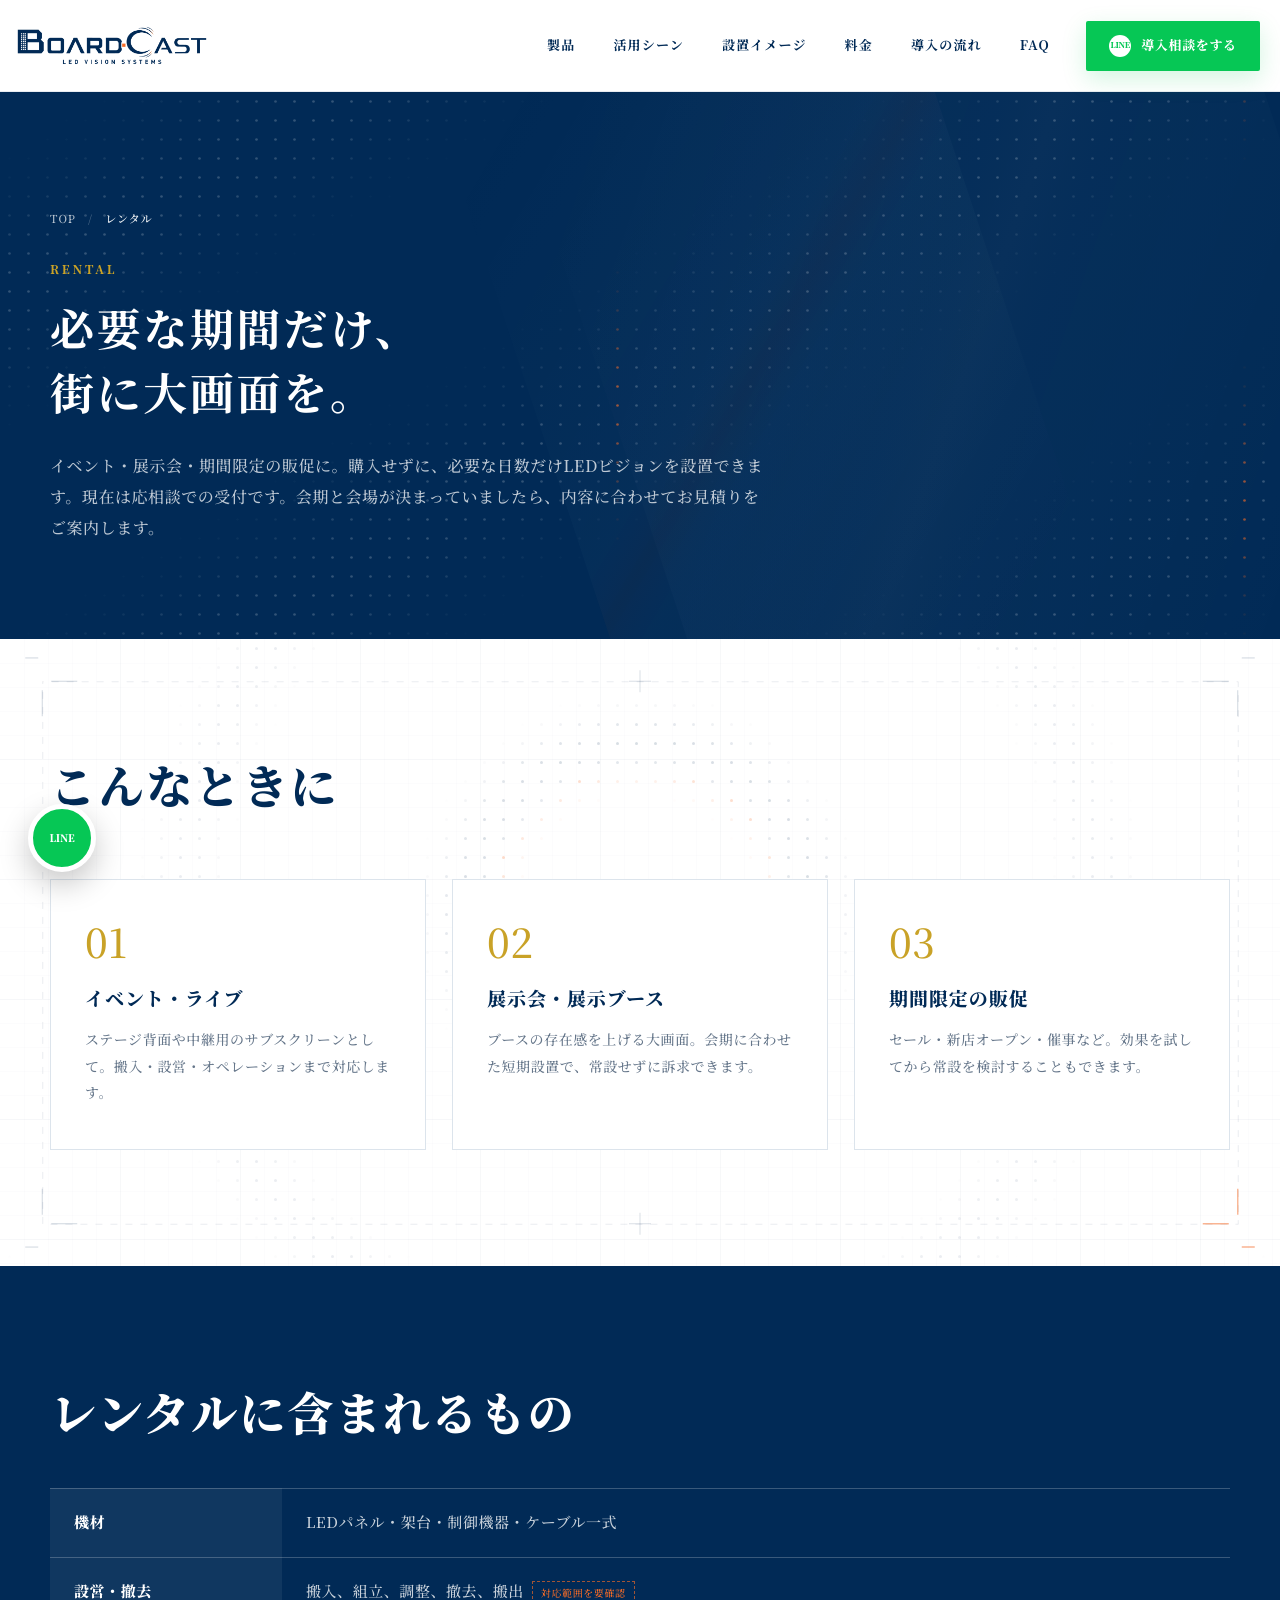
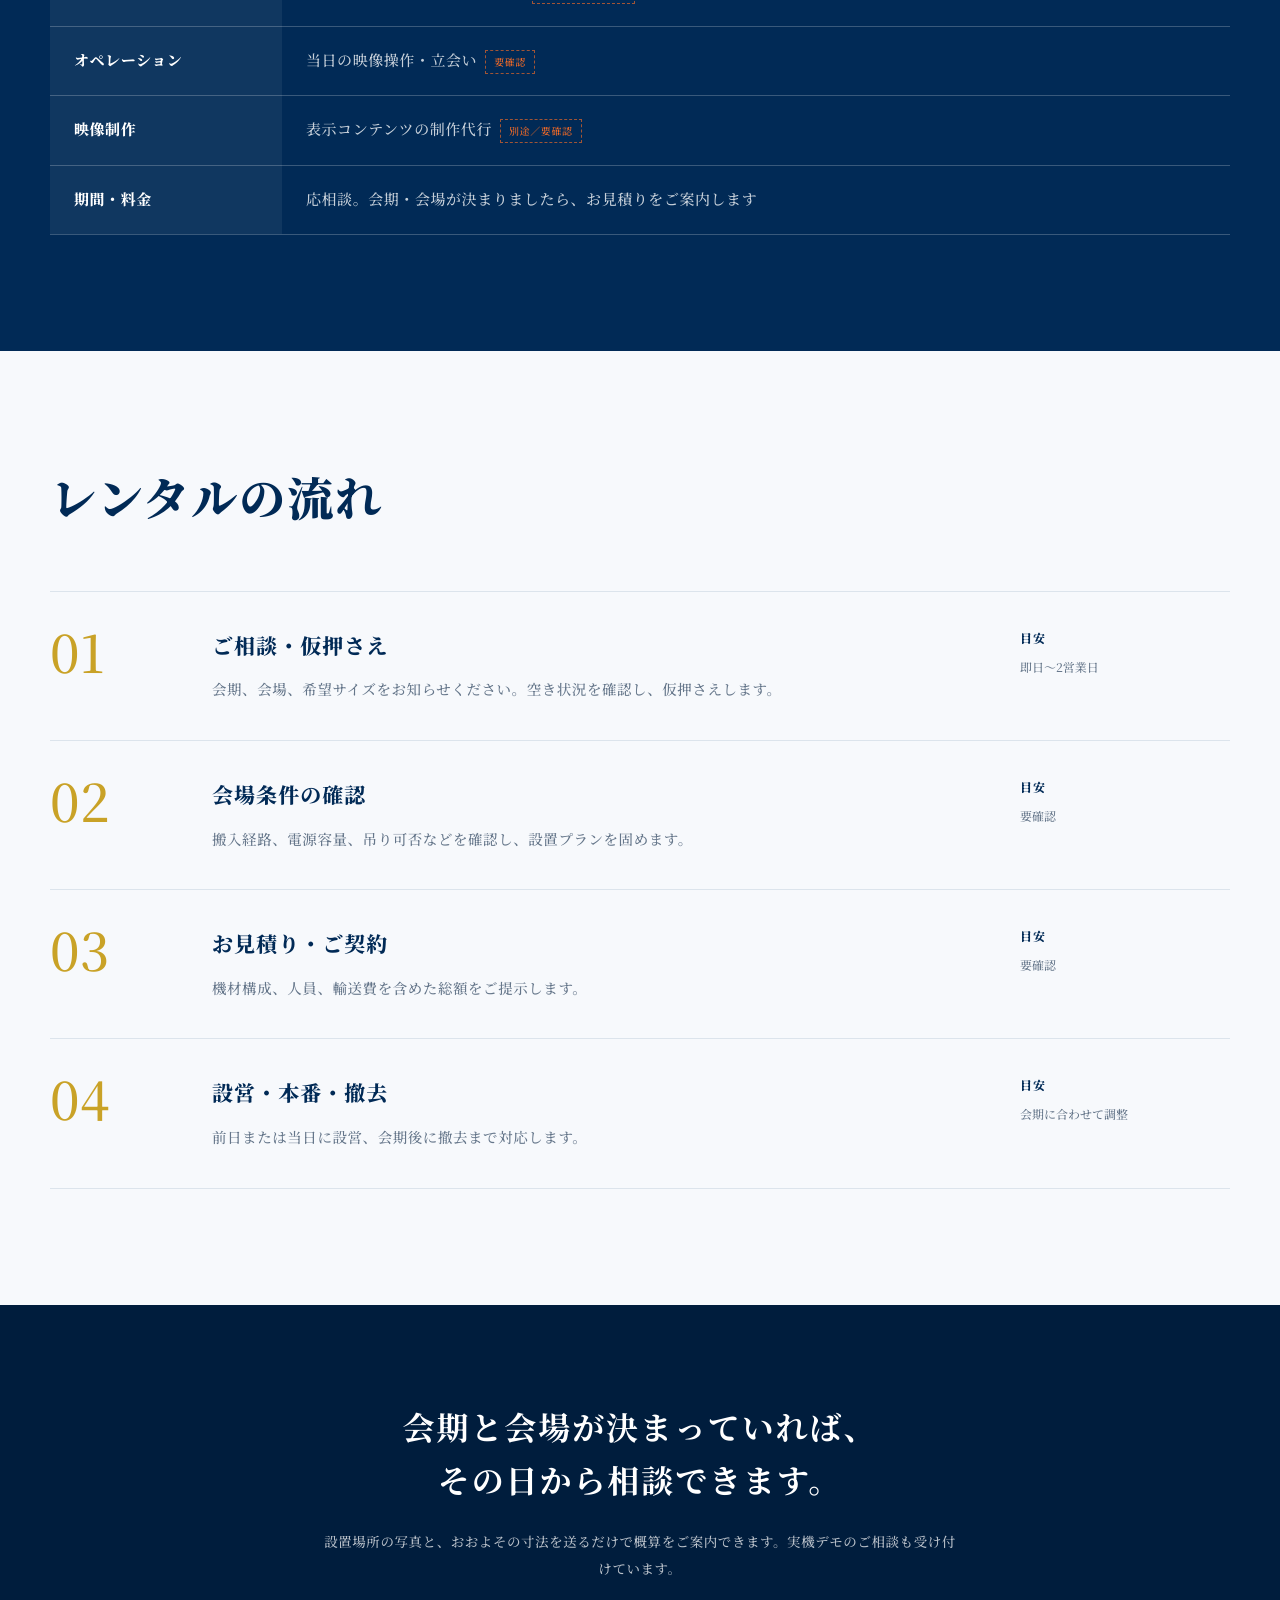
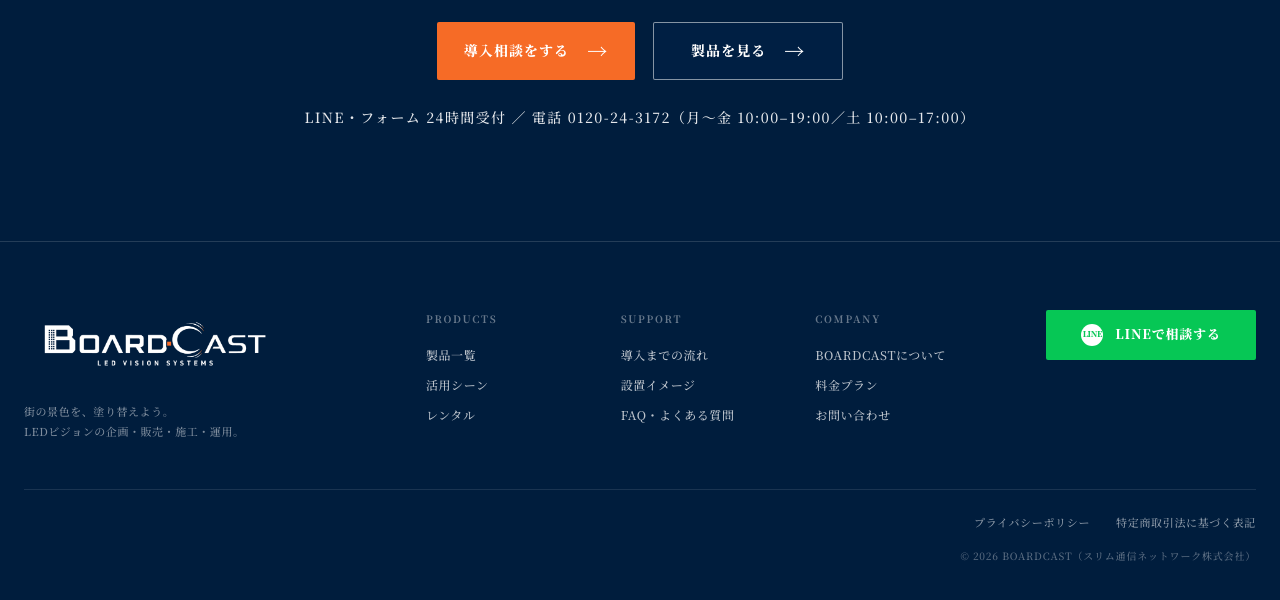
<file: rental.html>
<!doctype html>
<html lang="ja">
<head>
  <meta charset="utf-8">
  <meta name="viewport" content="width=device-width, initial-scale=1">
  <meta name="robots" content="noindex, nofollow">
  <title>レンタル｜BOARDCAST</title>
  <link rel="preconnect" href="https://fonts.googleapis.com">
  <link rel="preconnect" href="https://fonts.gstatic.com" crossorigin>
  <link href="https://fonts.googleapis.com/css2?family=Noto+Serif+JP:wght@400;500;600;700;900&display=swap" rel="stylesheet">
  <!-- ?v= はキャッシュ避け。CSSやJSを直したらこの数字を変える -->
  <link rel="stylesheet" href="./assets/site.css?v=20260817i">
</head>
<body>
  <main>
      <header class="site-header">
        <div class="header-inner">
          <a href="index.html"><img class="brand-logo" src="./assets/logo-navy.png" alt="BOARDCAST LED VISION SYSTEMS"></a>
          <nav class="nav" aria-label="メインナビゲーション">
            <a href="products.html">製品</a>
            <a href="scenes.html">活用シーン</a>
            <a href="cases.html">設置イメージ</a>
            <a href="pricing.html">料金</a>
            <a href="flow.html">導入の流れ</a>
            <a href="faq.html">FAQ</a>
            <a class="nav-cta" href="https://line.me/R/ti/p/@829ajccj" target="_blank" rel="noopener"><span class="line-mark">LINE</span>導入相談をする</a>
          </nav>
          <button class="navtoggle" type="button" aria-label="メニューを開く" aria-expanded="false">≡</button>
          <a class="header-cta" href="https://line.me/R/ti/p/@829ajccj" target="_blank" rel="noopener"><span class="line-mark">LINE</span>導入相談をする</a>
        </div>
      </header>
      <section class="page-head" data-fx="led beam">
        <div class="container">
          <div class="breadcrumb"><a href="index.html">TOP</a><span class="sep">/</span><span class="cur">レンタル</span></div>
          <span class="page-en">RENTAL</span>
          <h1>必要な期間だけ、<br>街に大画面を。</h1>
          <p>イベント・展示会・期間限定の販促に。購入せずに、必要な日数だけLEDビジョンを設置できます。現在は応相談での受付です。会期と会場が決まっていましたら、内容に合わせてお見積りをご案内します。</p>
        </div>
      </section>
      <section class="sect" data-fx="paper wave" data-fx-opt="trim light">
        <div class="container">
          <h2 class="section-title">こんなときに</h2>
          <div class="value-grid">
            <article class="value-card"><div class="vc-no">01</div><h3>イベント・ライブ</h3><p>ステージ背面や中継用のサブスクリーンとして。搬入・設営・オペレーションまで対応します。</p></article>
            <article class="value-card"><div class="vc-no">02</div><h3>展示会・展示ブース</h3><p>ブースの存在感を上げる大画面。会期に合わせた短期設置で、常設せずに訴求できます。</p></article>
            <article class="value-card"><div class="vc-no">03</div><h3>期間限定の販促</h3><p>セール・新店オープン・催事など。効果を試してから常設を検討することもできます。</p></article>
          </div>
        </div>
      </section>

      <section class="sect dark" data-fx="led beam" data-fx-opt="dense">
        <div class="container">
          <h2 class="section-title">レンタルに含まれるもの</h2>
          <table class="info-table" style="margin-top:44px">
            <tr><th>機材</th><td>LEDパネル・架台・制御機器・ケーブル一式</td></tr>
            <tr><th>設営・撤去</th><td>搬入、組立、調整、撤去、搬出<span class="tbd">対応範囲を要確認</span></td></tr>
            <tr><th>オペレーション</th><td>当日の映像操作・立会い<span class="tbd">要確認</span></td></tr>
            <tr><th>映像制作</th><td>表示コンテンツの制作代行<span class="tbd">別途／要確認</span></td></tr>
            <tr><th>期間・料金</th><td>応相談。会期・会場が決まりましたら、お見積りをご案内します</td></tr>
          </table>
        </div>
      </section>

      <section class="sect tint" data-fx="paper">
        <div class="container">
          <h2 class="section-title">レンタルの流れ</h2>
          <div class="steps">
            <div class="step"><div class="step-no">01</div><div><h3>ご相談・仮押さえ</h3><p>会期、会場、希望サイズをお知らせください。空き状況を確認し、仮押さえします。</p></div><div class="step-meta">目安<em>即日〜2営業日</em></div></div>
            <div class="step"><div class="step-no">02</div><div><h3>会場条件の確認</h3><p>搬入経路、電源容量、吊り可否などを確認し、設置プランを固めます。</p></div><div class="step-meta">目安<em>要確認</em></div></div>
            <div class="step"><div class="step-no">03</div><div><h3>お見積り・ご契約</h3><p>機材構成、人員、輸送費を含めた総額をご提示します。</p></div><div class="step-meta">目安<em>要確認</em></div></div>
            <div class="step"><div class="step-no">04</div><div><h3>設営・本番・撤去</h3><p>前日または当日に設営、会期後に撤去まで対応します。</p></div><div class="step-meta">目安<em>会期に合わせて調整</em></div></div>
          </div>
        </div>
      </section>
      <section class="cta-band" data-fx="wave beam">
        <div class="container">
          <h2>会期と会場が決まっていれば、<br>その日から相談できます。</h2>
          <p class="cta-note">設置場所の写真と、おおよその寸法を送るだけで概算をご案内できます。実機デモのご相談も受け付けています。</p>
          <div class="closing-actions">
            <a class="btn btn-primary" href="contact.html">導入相談をする <span class="arrow">→</span></a>
            <a class="btn btn-outline" href="products.html">製品を見る <span class="arrow">→</span></a>
          </div>
          <p class="hours">LINE・フォーム 24時間受付 ／ 電話 0120-24-3172（月〜金 10:00–19:00／土 10:00–17:00）</p>
        </div>
      </section>
      <footer class="footer" style="position:static;background:var(--navy-deep)">
        <div class="container wide">
          <div class="footer-main">
            <div class="footer-brand">
              <img class="footer-logo" src="./assets/logo-white.png" alt="BOARDCAST LED VISION SYSTEMS">
              <p>街の景色を、塗り替えよう。<br>LEDビジョンの企画・販売・施工・運用。</p>
            </div>
            <div class="footer-links">
              <div><h4>PRODUCTS</h4><a href="products.html">製品一覧</a><a href="scenes.html">活用シーン</a><a href="rental.html">レンタル</a></div>
              <div><h4>SUPPORT</h4><a href="flow.html">導入までの流れ</a><a href="cases.html">設置イメージ</a><a href="faq.html">FAQ・よくある質問</a></div>
              <div><h4>COMPANY</h4><a href="about.html">BOARDCASTについて</a><a href="pricing.html">料金プラン</a><a href="contact.html">お問い合わせ</a></div>
            </div>
            <a class="line-big footer-line" href="https://line.me/R/ti/p/@829ajccj" target="_blank" rel="noopener"><span class="line-mark">LINE</span> LINEで相談する</a>
          </div>
          <div class="footer-legal"><a href="privacy.html">プライバシーポリシー</a><a href="legal.html">特定商取引法に基づく表記</a></div>
          <div class="copyright">© 2026 BOARDCAST（スリム通信ネットワーク株式会社）</div>
        </div>
      </footer>
  </main>
  <a class="floating-line" href="https://line.me/R/ti/p/@829ajccj" target="_blank" rel="noopener" aria-label="LINEで相談">LINE</a>
  <a class="pagetop" id="pagetop" href="#" aria-label="ページトップへ">↑</a>
  <script>
  (() => {
    const reduced = matchMedia("(prefers-reduced-motion: reduce)").matches;
    /* 出現アニメーション */
    const rv = [...document.querySelectorAll(".page-en,.page-head h1,.page-head p,.section-title,.sect-lead,.value-card,.pitem,.step,.plan-card,.faq-item,.rel-card,.info-table,.spec-wrap,.field,.cta-band h2,.cta-band .closing-actions,.pitem-photo")];
    if (!reduced) {
      const pick = el => {
        if (el.matches(".pitem-photo")) return "clip-rv";
        if (el.matches(".section-title,.page-head h1")) return "rv-mask";
        if (el.matches(".value-card,.plan-card,.rel-card")) {
          return [...el.parentElement.children].indexOf(el) % 2 ? "rv-right" : "rv-left";
        }
        if (el.matches(".step")) return "rv-right";
        return "rv";
      };
      rv.forEach(el => el.classList.add(pick(el)));
      document.querySelectorAll(".value-grid,.plan-grid,.rel-grid,.form-grid").forEach(g =>
        [...g.children].forEach((c, i) => c.style.transitionDelay = (i * .09) + "s"));
      const show = el => {
        el.classList.add("in");
        if (el.classList.contains("clip-rv") || el.classList.contains("rv-mask"))
          setTimeout(() => el.classList.remove("clip-rv", "rv-mask"), 1500);
      };
      const io = new IntersectionObserver(es => es.forEach(e => { if (e.isIntersecting) { show(e.target); io.unobserve(e.target); } }),
        { threshold: .14, rootMargin: "0px 0px -6% 0px" });
      rv.forEach(el => io.observe(el));
      const sweep = () => rv.forEach(el => {
        if (el.classList.contains("in")) return;
        const r = el.getBoundingClientRect();
        if (r.top < innerHeight * .94 && r.bottom > 0) show(el);
      });
      addEventListener("scroll", sweep, { passive: true }); addEventListener("resize", sweep); sweep();
      setTimeout(() => rv.forEach(el => { el.classList.add("in"); el.classList.remove("clip-rv", "rv-mask"); }), 5000);
    }

    /* SPナビ開閉 */
    const nt = document.querySelector(".navtoggle"), nv = document.querySelector(".nav");
    if (nt && nv) nt.addEventListener("click", () => {
      const o = nv.classList.toggle("open");
      nt.textContent = o ? "×" : "≡";
      nt.setAttribute("aria-expanded", o);
      nt.setAttribute("aria-label", o ? "メニューを閉じる" : "メニューを開く");
    });

    /* 追従ボタン */
    const pt = document.getElementById("pagetop");
    const fl = document.querySelector(".floating-line");
    const ft = document.querySelector(".footer");
    const upd = () => {
      if (pt) pt.classList.toggle("show", scrollY > 600);
      if (fl && ft) fl.classList.toggle("hide", ft.getBoundingClientRect().top < innerHeight - 40);
    };
    addEventListener("scroll", upd, { passive: true }); addEventListener("resize", upd); upd();
    if (pt) pt.addEventListener("click", e => { e.preventDefault(); scrollTo({ top: 0, behavior: reduced ? "auto" : "smooth" }); });
    /* FAQアコーディオン */
    document.querySelectorAll(".faq-q").forEach(q => q.addEventListener("click", () => {
      const item = q.closest(".faq-item"), a = item.querySelector(".faq-a"), open = item.classList.toggle("open");
      a.style.maxHeight = open ? a.scrollHeight + "px" : "0px";
    }));
  })();
  </script>
  <script src="./assets/fx.js"></script>
</body>
</html>
</file>
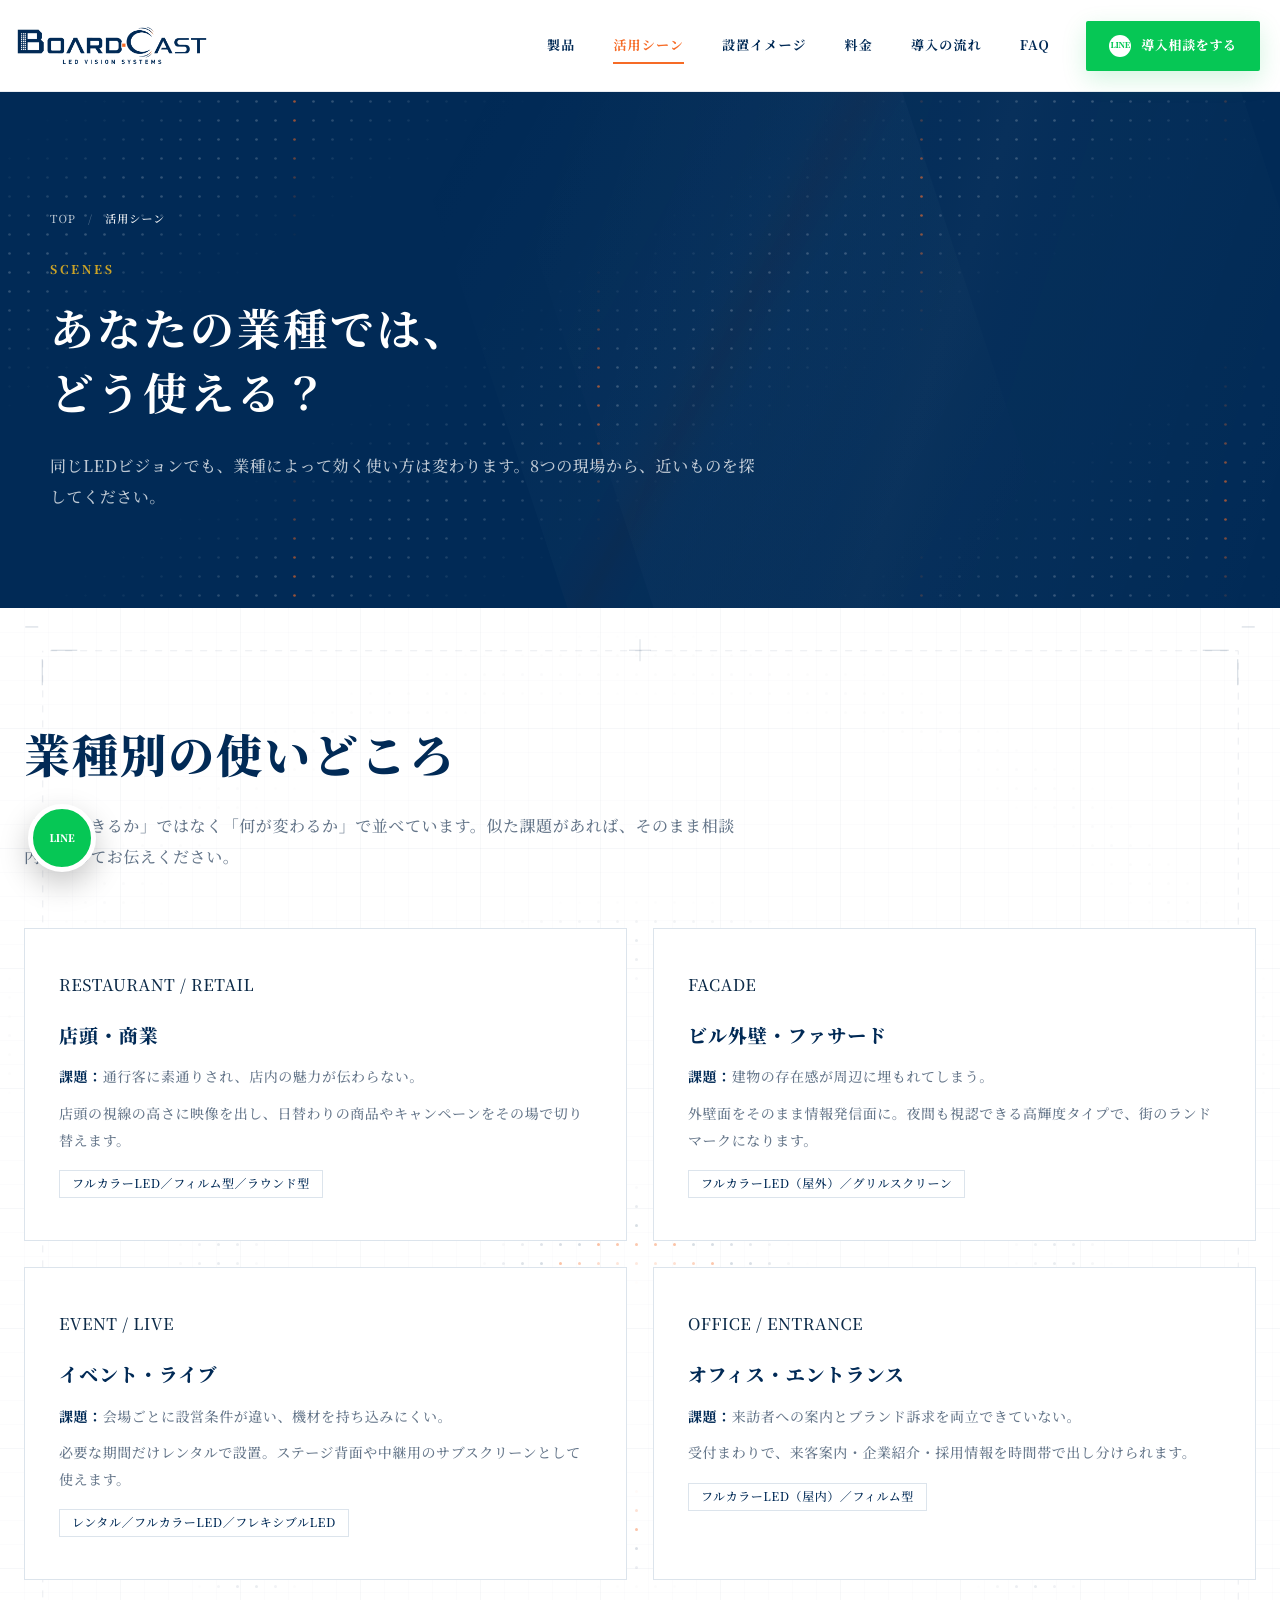
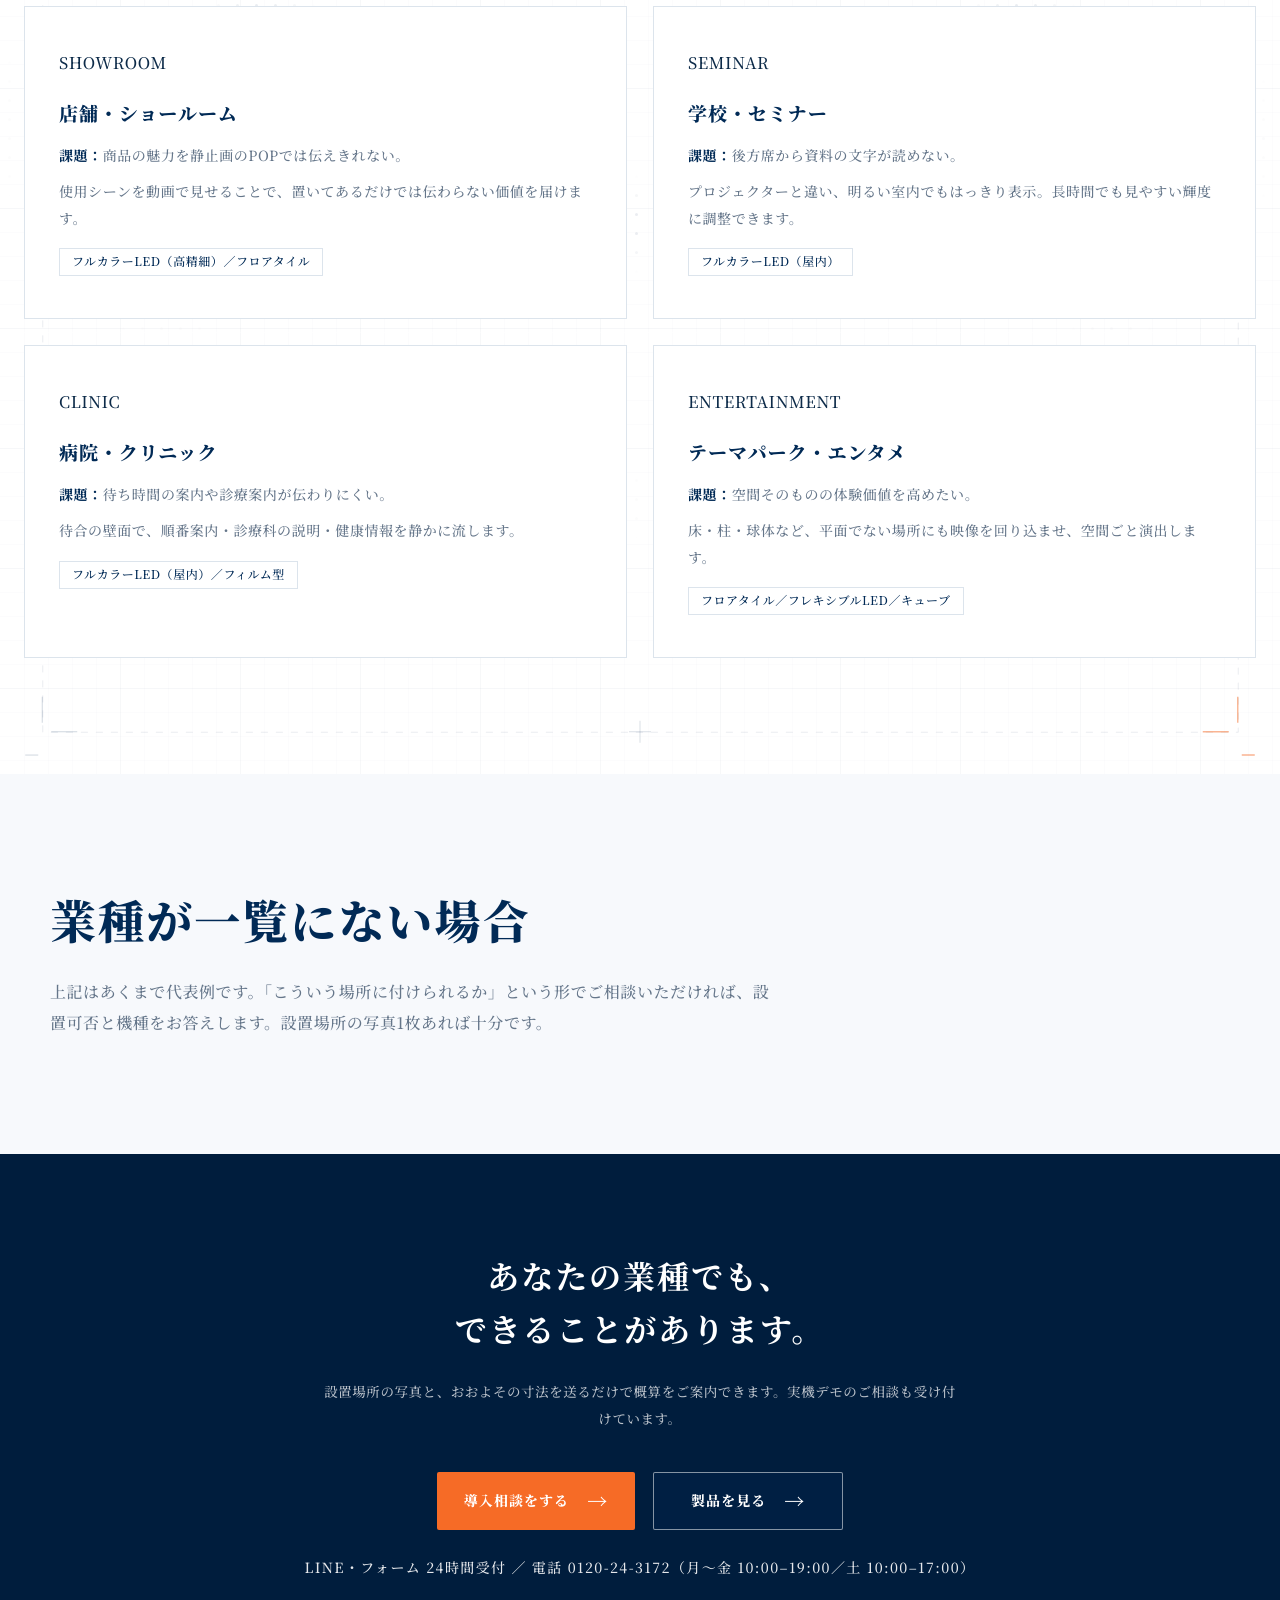
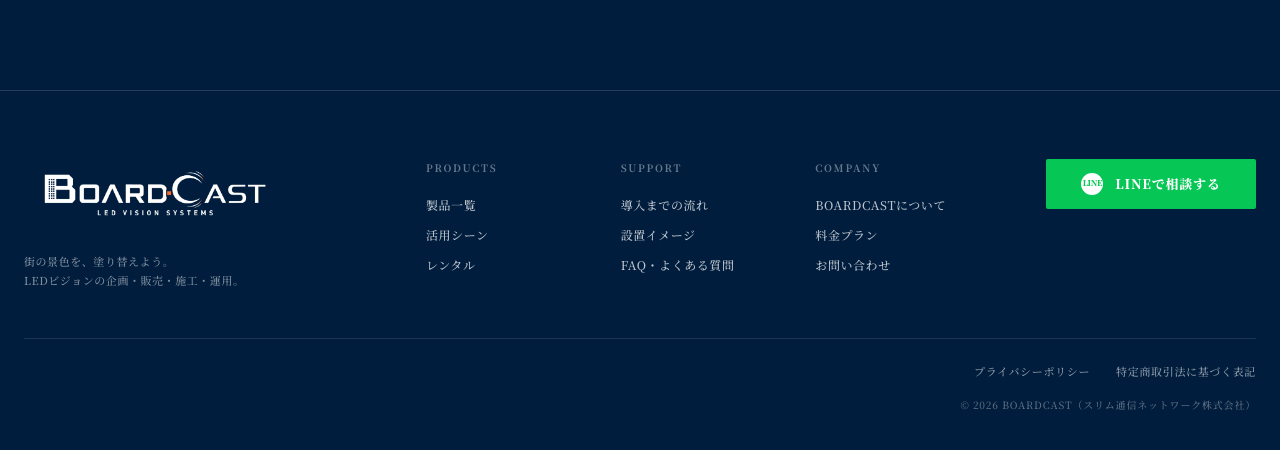
<file: scenes.html>
<!doctype html>
<html lang="ja">
<head>
  <meta charset="utf-8">
  <meta name="viewport" content="width=device-width, initial-scale=1">
  <meta name="robots" content="noindex, nofollow">
  <title>活用シーン｜BOARDCAST</title>
  <link rel="preconnect" href="https://fonts.googleapis.com">
  <link rel="preconnect" href="https://fonts.gstatic.com" crossorigin>
  <link href="https://fonts.googleapis.com/css2?family=Noto+Serif+JP:wght@400;500;600;700;900&display=swap" rel="stylesheet">
  <!-- ?v= はキャッシュ避け。CSSやJSを直したらこの数字を変える -->
  <link rel="stylesheet" href="./assets/site.css?v=20260817i">
</head>
<body>
  <main>
      <header class="site-header">
        <div class="header-inner">
          <a href="index.html"><img class="brand-logo" src="./assets/logo-navy.png" alt="BOARDCAST LED VISION SYSTEMS"></a>
          <nav class="nav" aria-label="メインナビゲーション">
            <a href="products.html">製品</a>
            <a href="scenes.html" aria-current="page">活用シーン</a>
            <a href="cases.html">設置イメージ</a>
            <a href="pricing.html">料金</a>
            <a href="flow.html">導入の流れ</a>
            <a href="faq.html">FAQ</a>
            <a class="nav-cta" href="https://line.me/R/ti/p/@829ajccj" target="_blank" rel="noopener"><span class="line-mark">LINE</span>導入相談をする</a>
          </nav>
          <button class="navtoggle" type="button" aria-label="メニューを開く" aria-expanded="false">≡</button>
          <a class="header-cta" href="https://line.me/R/ti/p/@829ajccj" target="_blank" rel="noopener"><span class="line-mark">LINE</span>導入相談をする</a>
        </div>
      </header>
      <section class="page-head" data-fx="led beam">
        <div class="container">
          <div class="breadcrumb"><a href="index.html">TOP</a><span class="sep">/</span><span class="cur">活用シーン</span></div>
          <span class="page-en">SCENES</span>
          <h1>あなたの業種では、<br>どう使える？</h1>
          <p>同じLEDビジョンでも、業種によって効く使い方は変わります。8つの現場から、近いものを探してください。</p>
        </div>
      </section>
      <section class="sect" data-fx="paper wave" data-fx-opt="trim light">
        <div class="container wide">
          <h2 class="section-title">業種別の使いどころ</h2>
          <p class="sect-lead">「何ができるか」ではなく「何が変わるか」で並べています。似た課題があれば、そのまま相談内容としてお伝えください。</p>
          <div class="value-grid" style="grid-template-columns:repeat(2,1fr);margin-top:56px">
            <article class="value-card">
              <span class="pi-en">RESTAURANT / RETAIL</span>
              <h3>店頭・商業</h3>
              <p><b style="color:var(--navy)">課題：</b>通行客に素通りされ、店内の魅力が伝わらない。</p>
              <p style="margin-top:10px">店頭の視線の高さに映像を出し、日替わりの商品やキャンペーンをその場で切り替えます。</p>
              <div class="chips" style="margin-top:16px"><span>フルカラーLED／フィルム型／ラウンド型</span></div>
            </article>
            <article class="value-card">
              <span class="pi-en">FACADE</span>
              <h3>ビル外壁・ファサード</h3>
              <p><b style="color:var(--navy)">課題：</b>建物の存在感が周辺に埋もれてしまう。</p>
              <p style="margin-top:10px">外壁面をそのまま情報発信面に。夜間も視認できる高輝度タイプで、街のランドマークになります。</p>
              <div class="chips" style="margin-top:16px"><span>フルカラーLED（屋外）／グリルスクリーン</span></div>
            </article>
            <article class="value-card">
              <span class="pi-en">EVENT / LIVE</span>
              <h3>イベント・ライブ</h3>
              <p><b style="color:var(--navy)">課題：</b>会場ごとに設営条件が違い、機材を持ち込みにくい。</p>
              <p style="margin-top:10px">必要な期間だけレンタルで設置。ステージ背面や中継用のサブスクリーンとして使えます。</p>
              <div class="chips" style="margin-top:16px"><span>レンタル／フルカラーLED／フレキシブルLED</span></div>
            </article>
            <article class="value-card">
              <span class="pi-en">OFFICE / ENTRANCE</span>
              <h3>オフィス・エントランス</h3>
              <p><b style="color:var(--navy)">課題：</b>来訪者への案内とブランド訴求を両立できていない。</p>
              <p style="margin-top:10px">受付まわりで、来客案内・企業紹介・採用情報を時間帯で出し分けられます。</p>
              <div class="chips" style="margin-top:16px"><span>フルカラーLED（屋内）／フィルム型</span></div>
            </article>
            <article class="value-card">
              <span class="pi-en">SHOWROOM</span>
              <h3>店舗・ショールーム</h3>
              <p><b style="color:var(--navy)">課題：</b>商品の魅力を静止画のPOPでは伝えきれない。</p>
              <p style="margin-top:10px">使用シーンを動画で見せることで、置いてあるだけでは伝わらない価値を届けます。</p>
              <div class="chips" style="margin-top:16px"><span>フルカラーLED（高精細）／フロアタイル</span></div>
            </article>
            <article class="value-card">
              <span class="pi-en">SEMINAR</span>
              <h3>学校・セミナー</h3>
              <p><b style="color:var(--navy)">課題：</b>後方席から資料の文字が読めない。</p>
              <p style="margin-top:10px">プロジェクターと違い、明るい室内でもはっきり表示。長時間でも見やすい輝度に調整できます。</p>
              <div class="chips" style="margin-top:16px"><span>フルカラーLED（屋内）</span></div>
            </article>
            <article class="value-card">
              <span class="pi-en">CLINIC</span>
              <h3>病院・クリニック</h3>
              <p><b style="color:var(--navy)">課題：</b>待ち時間の案内や診療案内が伝わりにくい。</p>
              <p style="margin-top:10px">待合の壁面で、順番案内・診療科の説明・健康情報を静かに流します。</p>
              <div class="chips" style="margin-top:16px"><span>フルカラーLED（屋内）／フィルム型</span></div>
            </article>
            <article class="value-card">
              <span class="pi-en">ENTERTAINMENT</span>
              <h3>テーマパーク・エンタメ</h3>
              <p><b style="color:var(--navy)">課題：</b>空間そのものの体験価値を高めたい。</p>
              <p style="margin-top:10px">床・柱・球体など、平面でない場所にも映像を回り込ませ、空間ごと演出します。</p>
              <div class="chips" style="margin-top:16px"><span>フロアタイル／フレキシブルLED／キューブ</span></div>
            </article>
          </div>
        </div>
      </section>

      <section class="sect tint" data-fx="paper">
        <div class="container">
          <h2 class="section-title">業種が一覧にない場合</h2>
          <p class="sect-lead">上記はあくまで代表例です。「こういう場所に付けられるか」という形でご相談いただければ、設置可否と機種をお答えします。設置場所の写真1枚あれば十分です。</p>
        </div>
      </section>
      <section class="cta-band" data-fx="wave beam">
        <div class="container">
          <h2>あなたの業種でも、<br>できることがあります。</h2>
          <p class="cta-note">設置場所の写真と、おおよその寸法を送るだけで概算をご案内できます。実機デモのご相談も受け付けています。</p>
          <div class="closing-actions">
            <a class="btn btn-primary" href="contact.html">導入相談をする <span class="arrow">→</span></a>
            <a class="btn btn-outline" href="products.html">製品を見る <span class="arrow">→</span></a>
          </div>
          <p class="hours">LINE・フォーム 24時間受付 ／ 電話 0120-24-3172（月〜金 10:00–19:00／土 10:00–17:00）</p>
        </div>
      </section>
      <footer class="footer" style="position:static;background:var(--navy-deep)">
        <div class="container wide">
          <div class="footer-main">
            <div class="footer-brand">
              <img class="footer-logo" src="./assets/logo-white.png" alt="BOARDCAST LED VISION SYSTEMS">
              <p>街の景色を、塗り替えよう。<br>LEDビジョンの企画・販売・施工・運用。</p>
            </div>
            <div class="footer-links">
              <div><h4>PRODUCTS</h4><a href="products.html">製品一覧</a><a href="scenes.html">活用シーン</a><a href="rental.html">レンタル</a></div>
              <div><h4>SUPPORT</h4><a href="flow.html">導入までの流れ</a><a href="cases.html">設置イメージ</a><a href="faq.html">FAQ・よくある質問</a></div>
              <div><h4>COMPANY</h4><a href="about.html">BOARDCASTについて</a><a href="pricing.html">料金プラン</a><a href="contact.html">お問い合わせ</a></div>
            </div>
            <a class="line-big footer-line" href="https://line.me/R/ti/p/@829ajccj" target="_blank" rel="noopener"><span class="line-mark">LINE</span> LINEで相談する</a>
          </div>
          <div class="footer-legal"><a href="privacy.html">プライバシーポリシー</a><a href="legal.html">特定商取引法に基づく表記</a></div>
          <div class="copyright">© 2026 BOARDCAST（スリム通信ネットワーク株式会社）</div>
        </div>
      </footer>
  </main>
  <a class="floating-line" href="https://line.me/R/ti/p/@829ajccj" target="_blank" rel="noopener" aria-label="LINEで相談">LINE</a>
  <a class="pagetop" id="pagetop" href="#" aria-label="ページトップへ">↑</a>
  <script>
  (() => {
    const reduced = matchMedia("(prefers-reduced-motion: reduce)").matches;
    /* 出現アニメーション */
    const rv = [...document.querySelectorAll(".page-en,.page-head h1,.page-head p,.section-title,.sect-lead,.value-card,.pitem,.step,.plan-card,.faq-item,.rel-card,.info-table,.spec-wrap,.field,.cta-band h2,.cta-band .closing-actions,.pitem-photo")];
    if (!reduced) {
      const pick = el => {
        if (el.matches(".pitem-photo")) return "clip-rv";
        if (el.matches(".section-title,.page-head h1")) return "rv-mask";
        if (el.matches(".value-card,.plan-card,.rel-card")) {
          return [...el.parentElement.children].indexOf(el) % 2 ? "rv-right" : "rv-left";
        }
        if (el.matches(".step")) return "rv-right";
        return "rv";
      };
      rv.forEach(el => el.classList.add(pick(el)));
      document.querySelectorAll(".value-grid,.plan-grid,.rel-grid,.form-grid").forEach(g =>
        [...g.children].forEach((c, i) => c.style.transitionDelay = (i * .09) + "s"));
      const show = el => {
        el.classList.add("in");
        if (el.classList.contains("clip-rv") || el.classList.contains("rv-mask"))
          setTimeout(() => el.classList.remove("clip-rv", "rv-mask"), 1500);
      };
      const io = new IntersectionObserver(es => es.forEach(e => { if (e.isIntersecting) { show(e.target); io.unobserve(e.target); } }),
        { threshold: .14, rootMargin: "0px 0px -6% 0px" });
      rv.forEach(el => io.observe(el));
      const sweep = () => rv.forEach(el => {
        if (el.classList.contains("in")) return;
        const r = el.getBoundingClientRect();
        if (r.top < innerHeight * .94 && r.bottom > 0) show(el);
      });
      addEventListener("scroll", sweep, { passive: true }); addEventListener("resize", sweep); sweep();
      setTimeout(() => rv.forEach(el => { el.classList.add("in"); el.classList.remove("clip-rv", "rv-mask"); }), 5000);
    }

    /* SPナビ開閉 */
    const nt = document.querySelector(".navtoggle"), nv = document.querySelector(".nav");
    if (nt && nv) nt.addEventListener("click", () => {
      const o = nv.classList.toggle("open");
      nt.textContent = o ? "×" : "≡";
      nt.setAttribute("aria-expanded", o);
      nt.setAttribute("aria-label", o ? "メニューを閉じる" : "メニューを開く");
    });

    /* 追従ボタン */
    const pt = document.getElementById("pagetop");
    const fl = document.querySelector(".floating-line");
    const ft = document.querySelector(".footer");
    const upd = () => {
      if (pt) pt.classList.toggle("show", scrollY > 600);
      if (fl && ft) fl.classList.toggle("hide", ft.getBoundingClientRect().top < innerHeight - 40);
    };
    addEventListener("scroll", upd, { passive: true }); addEventListener("resize", upd); upd();
    if (pt) pt.addEventListener("click", e => { e.preventDefault(); scrollTo({ top: 0, behavior: reduced ? "auto" : "smooth" }); });
    /* FAQアコーディオン */
    document.querySelectorAll(".faq-q").forEach(q => q.addEventListener("click", () => {
      const item = q.closest(".faq-item"), a = item.querySelector(".faq-a"), open = item.classList.toggle("open");
      a.style.maxHeight = open ? a.scrollHeight + "px" : "0px";
    }));
  })();
  </script>
  <script src="./assets/fx.js"></script>
</body>
</html>
</file>
<file: assets/site.css>
/* BOARDCAST 共通スタイル（TOP・下層共通） */
:root {
      --navy: #012a56;
      --navy-deep: #001d3d;
      --navy-ink: #0d2b49;
      --orange: #f66b26;
      --gold: #c9a227;
      --line: #06c755;
      --white: #ffffff;
      --off: #f7f9fc;
      --muted: #65768a;
      --border: #dce4ec;
      --font: "Noto Serif JP", "Hiragino Mincho ProN", "Yu Mincho", serif;
      --serif: "Noto Serif JP", "Hiragino Mincho ProN", "Yu Mincho", serif;
    }

    * { box-sizing: border-box; }
    html { scroll-behavior: smooth; background: var(--navy-deep); }
    body {
      margin: 0;
      /* 出現アニメーション（右から出る要素）が一瞬はみ出して横スクロールが出るのを防ぐ。
         hidden ではなく clip を使うのは、追従ヘッダー（sticky）を壊さないため */
      overflow-x: clip;
      color: var(--navy-ink);
      background: var(--white);
      font-family: var(--font);
      font-size: 16px;
      font-weight: 500;
      line-height: 1.75;
      letter-spacing: .035em;
      -webkit-font-smoothing: antialiased;
      text-rendering: geometricPrecision;
    }

    a { color: inherit; text-decoration: none; }
    button { font: inherit; }
    img { display: block; max-width: 100%; }

    .group { position: relative; width: 100%; }
    .container { width: min(1180px, 100% - 48px); margin: 0 auto; }
    .container.wide { width: min(1296px, 100% - 48px); }

    .site-header {
      transition: background .5s ease, border-color .5s ease, box-shadow .5s ease;
      height: 92px;
      display: flex;
      align-items: center;
      background: rgba(255,255,255,.985);
      border-bottom: 1px solid rgba(1,42,86,.09);
      position: sticky;
      top: 0;
      z-index: 20;
    }
    .header-inner {
      width: min(1296px, 100% - 40px);
      margin: 0 auto;
      display: flex;
      align-items: center;
      justify-content: space-between;
      gap: 36px;
    }
    .brand { position: relative; display: block; width: 222px; height: 44px; }
    .brand-logo { position: absolute; left: 0; top: 50%; transform: translateY(-50%); width: 222px; height: auto; transition: opacity .5s ease; }
    .logo-white { opacity: 0; }
    .nav a { transition: color .5s ease; }
    .nav { display: flex; align-items: center; gap: 38px; margin-left: auto; }
    .nav a {
      color: var(--navy);
      font-size: 13px;
      font-weight: 700;
      letter-spacing: .09em;
    }
    /* ホバー：下から線がクイッと上がって定位置に収まる（CTAボタンは対象外） */
    .nav a:not(.nav-cta) { position: relative; }
    .nav a:not(.nav-cta)::after {
      content: "";
      position: absolute;
      left: 0; right: 0; bottom: -7px;
      height: 2px;
      background: var(--orange);
      transform: translateY(7px);
      opacity: 0;
      transition: transform .3s cubic-bezier(.2,.9,.25,1), opacity .22s ease;
    }
    .nav a:not(.nav-cta):hover::after,
    .nav a:not(.nav-cta):focus-visible::after { transform: translateY(0); opacity: 1; }
    /* 今いるページは下線を出したままにする（現在地の目印） */
    .nav a[aria-current="page"]::after { transform: translateY(0); opacity: 1; }
    .nav a[aria-current="page"] { color: var(--orange); }
    .site-header.is-top .nav a[aria-current="page"] { color: #fff; }
    .header-cta {
      white-space: nowrap;
      min-width: 174px;
      height: 50px;
      display: inline-flex;
      align-items: center;
      justify-content: center;
      gap: 10px;
      color: white;
      background: var(--line);
      border-radius: 2px;
      font-size: 13px;
      font-weight: 800;
      letter-spacing: .05em;
      box-shadow: 0 8px 24px rgba(6,199,85,.18);
    }
    .line-mark {
      width: 22px;
      height: 22px;
      border-radius: 50%;
      display: inline-flex;
      align-items: center;
      justify-content: center;
      color: var(--line);
      background: #fff;
      font-size: 8px;
      font-weight: 900;
      letter-spacing: -.04em;
    }

    .nav-cta { display: none; }
    /* SPのメニューボタン：枠は付けず、三本線（≡）と×のみを見せる */
    .navtoggle {
      display: none;
      width: 44px;
      height: 44px;
      margin-left: 10px;
      align-items: center;
      justify-content: center;
      border: none;
      background: transparent;
      color: var(--navy);
      font-size: 26px;
      line-height: 1;
      cursor: pointer;
      padding: 0;
    }

    /* --- TOPヘッダー：最初は透過（白ロゴ・白文字）→ スクロールで白背景へ反転 --- */
    .site-header.is-top {
      position: fixed;
      top: 0; left: 0; right: 0;
      background: transparent;
      border-bottom-color: transparent;
    }
    .site-header.is-top .nav a { color: #fff; }
    .site-header.is-top .logo-white { opacity: 1; }
    .site-header.is-top .logo-navy { opacity: 0; }
    .site-header.is-top .navtoggle { background: transparent; color: #fff; }

    .site-header.is-top.scrolled {
      background: rgba(255,255,255,.985);
      border-bottom-color: rgba(1,42,86,.09);
      box-shadow: 0 6px 24px rgba(1,42,86,.06);
    }
    .site-header.is-top.scrolled .nav a { color: var(--navy); }
    .site-header.is-top.scrolled .logo-white { opacity: 0; }
    .site-header.is-top.scrolled .logo-navy { opacity: 1; }
    .site-header.is-top.scrolled .navtoggle { background: transparent; color: var(--navy); }

    .section-label {
      display: inline-flex;
      align-items: center;
      gap: 14px;
      margin-bottom: 30px;
      color: var(--gold);
      font-size: 12px;
      font-weight: 800;
      line-height: 1;
      letter-spacing: .19em;
      text-transform: uppercase;
    }
    .section-label::before {
      content: "";
      width: 42px;
      height: 2px;
      background: currentColor;
    }
    .section-label.orange { color: var(--orange); }
    .section-label.light { color: #efc44a; }

    .section-title {
      margin: 0;
      color: var(--navy);
      font-size: 46px;
      font-weight: 850;
      line-height: 1.34;
      letter-spacing: .045em;
    }
    .section-lead {
      max-width: 660px;
      margin: 26px 0 0;
      color: var(--muted);
      font-size: 17px;
      line-height: 1.9;
    }
    .on-dark .section-title, .on-dark { color: #fff; }
    .on-dark .section-lead { color: rgba(255,255,255,.72); }

    .dots {
      display: grid;
      grid-template-columns: repeat(4, 5px);
      grid-auto-rows: 5px;
      gap: 8px;
      width: max-content;
    }
    .dots i {
      width: 5px;
      height: 5px;
      border-radius: 50%;
      background: currentColor;
      opacity: .24;
    }
    .dots i:nth-child(12) { opacity: 1; background: var(--orange); }
    .dot-divider {
      height: 2px;
      background-image: radial-gradient(circle, rgba(1,42,86,.28) 1.4px, transparent 1.5px);
      background-size: 13px 2px;
    }

    .hero {
      min-height: 900px;
      display: flex;
      align-items: stretch;
      position: relative;
      overflow: hidden;
      color: white;
      background: var(--navy-deep);
    }
    .hero-media {
      position: absolute;
      inset: 0;
      background-image:
        linear-gradient(90deg, rgba(1,42,86,.98) 0%, rgba(1,42,86,.92) 25%, rgba(1,42,86,.52) 53%, rgba(1,42,86,.16) 100%),
        linear-gradient(0deg, rgba(0,29,61,.68), transparent 52%),
        url("./hero.png");
      background-size: cover;
      background-position: center;
    }
    .hero::after {
      content: "";
      position: absolute;
      left: 0;
      right: 0;
      bottom: 0;
      height: 104px;
      background-image: radial-gradient(circle, rgba(255,255,255,.24) 1.2px, transparent 1.3px);
      background-size: 16px 16px;
      mask-image: linear-gradient(90deg, black, transparent 52%);
      opacity: .26;
    }
    .hero-inner {
      width: min(1296px, 100% - 48px);
      margin: 0 auto;
      padding: 148px 0 122px;
      position: relative;
      z-index: 2;
    }
    .hero-kicker {
      margin: 0 0 34px;
      color: #ff9a68;
      font-size: 13px;
      font-weight: 800;
      letter-spacing: .2em;
    }
    .hero-eyebrow {
      margin: 0 0 18px;
      font-size: 22px;
      font-weight: 750;
      letter-spacing: .08em;
    }
    .hero h1 {
      max-width: 780px;
      text-wrap: balance;
      margin: 0;
      font-size: 76px;
      font-weight: 900;
      line-height: 1.12;
      letter-spacing: .045em;
    }
    .hero h1 .sub {
      display: block;
      margin-top: 16px;
      font-size: 50px;
      font-weight: 750;
      letter-spacing: .07em;
    }
    .hero-copy {
      max-width: 650px;
      margin: 36px 0 0;
      color: rgba(255,255,255,.79);
      font-size: 17px;
      font-weight: 550;
    }
    .hero-actions { display: flex; gap: 18px; margin-top: 54px; }
    .btn {
      min-width: 190px;
      height: 58px;
      padding: 0 26px;
      display: inline-flex;
      align-items: center;
      justify-content: center;
      gap: 18px;
      border: 1px solid transparent;
      border-radius: 2px;
      font-size: 14px;
      font-weight: 800;
      letter-spacing: .075em;
    }
    .btn-primary { color: white; background: var(--orange); }
    .btn-outline { color: white; border-color: rgba(255,255,255,.52); background: rgba(1,42,86,.26); }
    .btn .arrow { font-size: 20px; line-height: 1; }
    .hero-scroll {
      position: absolute;
      right: 0;
      bottom: 58px;
      display: flex;
      align-items: center;
      gap: 16px;
      font-size: 10px;
      font-weight: 800;
      letter-spacing: .22em;
      writing-mode: vertical-rl;
    }
    .hero-scroll::after { content: ""; height: 54px; width: 1px; background: rgba(255,255,255,.5); }

    .price {
      min-height: 700px;
      padding: 150px 0;
      background: white;
      position: relative;
      overflow: hidden;
    }
    .price::after {
      content: "";
      position: absolute;
      right: 42px;
      top: 56px;
      width: 190px;
      height: 190px;
      background-image: radial-gradient(circle, rgba(1,42,86,.12) 2px, transparent 2.2px);
      background-size: 17px 17px;
      opacity: .54;
    }
    .price-layout {
      display: grid;
      grid-template-columns: 1fr 86px 1.28fr;
      align-items: stretch;
      gap: 24px;
    }
    .misconception {
      padding: 58px 54px;
      border: 1px solid var(--border);
      background: #fff;
      min-height: 360px;
      display: flex;
      flex-direction: column;
      justify-content: center;
    }
    .tiny-kicker {
      color: var(--gold);
      font-size: 11px;
      font-weight: 800;
      letter-spacing: .18em;
      text-transform: uppercase;
    }
    .misconception blockquote {
      margin: 28px 0 0;
      color: var(--navy);
      font-family: var(--serif);
      font-size: 33px;
      font-weight: 700;
      line-height: 1.65;
      letter-spacing: .04em;
    }
    .price-arrow {
      display: flex;
      align-items: center;
      justify-content: center;
      color: var(--navy);
      font-size: 38px;
      font-weight: 300;
    }
    .actual {
      min-height: 360px;
      padding: 58px 62px;
      color: white;
      background: var(--navy);
      position: relative;
      overflow: hidden;
    }
    .actual .dots { position: absolute; right: 28px; top: 28px; color: white; }
    .actual-title {
      margin: 18px 0 0;
      font-size: 25px;
      font-weight: 750;
      letter-spacing: .035em;
    }
    .actual-title .price-num {
      color: var(--orange);
      font-family: var(--font);
      font-size: 64px;
      font-weight: 900;
      letter-spacing: -.03em;
      line-height: 1;
    }
    .actual-title .price-unit { color: var(--orange); font-size: 29px; font-weight: 850; }
    .price-points {
      display: flex;
      flex-wrap: wrap;
      gap: 10px;
      margin-top: 30px;
    }
    .price-points span {
      padding: 9px 14px;
      border: 1px solid rgba(255,255,255,.25);
      color: rgba(255,255,255,.8);
      font-size: 12px;
      font-weight: 650;
      line-height: 1;
    }
    .price-note {
      margin: 18px 0 0;
      color: rgba(255,255,255,.62);
      font-size: 11.5px;
      line-height: 1.8;
    }
    .text-link {
      display: inline-flex;
      align-items: center;
      gap: 20px;
      margin-top: 30px;
      color: inherit;
      font-size: 13px;
      font-weight: 750;
      letter-spacing: .08em;
    }

    .manifesto {
      min-height: 950px;
      padding: 154px 0;
      color: white;
      background: var(--navy);
      position: relative;
      overflow: hidden;
    }
    .manifesto::before {
      content: "BOARDCAST";
      position: absolute;
      left: 48px;
      top: 52px;
      color: rgba(255,255,255,.035);
      font-family: var(--serif);
      font-size: 164px;
      font-weight: 700;
      letter-spacing: -.02em;
      white-space: nowrap;
    }
    .manifesto-layout {
      display: grid;
      grid-template-columns: .83fr 1.17fr;
      gap: 86px;
      align-items: center;
      position: relative;
      z-index: 2;
    }
    .manifesto h2 {
      margin: 0;
      font-family: var(--serif);
      font-size: 55px;
      line-height: 1.5;
      letter-spacing: .06em;
    }
    .manifesto-copy {
      margin-top: 30px;
      color: rgba(255,255,255,.72);
      font-size: 16px;
      line-height: 2.05;
    }
    .manifesto-copy p { margin: 0 0 16px; }
    .manifesto-punch {
      margin-top: 36px;
      color: var(--orange);
      font-size: 19px;
      font-weight: 800;
      letter-spacing: .075em;
    }
    .manifesto-photo {
      height: 610px;
      background: url("./manifesto.png") center / cover;
      position: relative;
    }
    .manifesto-photo::after {
      content: "";
      position: absolute;
      inset: 0;
      border: 1px solid rgba(255,255,255,.16);
    }
    .photo-caption {
      position: absolute;
      right: 24px;
      bottom: 20px;
      color: rgba(255,255,255,.66);
      font-size: 10px;
      letter-spacing: .16em;
    }

    .problems {
      min-height: 930px;
      padding: 150px 0;
      background: var(--off);
      position: relative;
    }
    .section-head {
      display: flex;
      align-items: flex-end;
      justify-content: space-between;
      gap: 56px;
      margin-bottom: 72px;
    }
    .head-decor { color: var(--navy); padding: 0 34px 8px 0; }
    .problem-grid {
      display: grid;
      grid-template-columns: repeat(2, 1fr);
      gap: 28px;
    }
    .problem-card {
      min-height: 222px;
      padding: 38px 42px 38px 118px;
      display: flex;
      align-items: center;
      border: 1px solid var(--border);
      background: white;
      position: relative;
    }
    .problem-no {
      position: absolute;
      left: 38px;
      top: 36px;
      color: var(--orange);
      font-size: 13px;
      font-weight: 850;
      letter-spacing: .16em;
    }
    .problem-icon {
      width: 42px;
      height: 42px;
      display: grid;
      grid-template-columns: repeat(4, 5px);
      gap: 5px;
      position: absolute;
      left: 40px;
      bottom: 33px;
    }
    .problem-icon i { width: 5px; height: 5px; background: var(--navy); opacity: .12; }
    .problem-icon i:last-child { background: var(--orange); opacity: 1; }
    .problem-card h3 {
      margin: 0;
      color: var(--navy);
      font-size: 22px;
      line-height: 1.65;
      letter-spacing: .06em;
    }

    .reasons {
      min-height: 1130px;
      padding: 150px 0;
      background: white;
    }
    .reasons-layout {
      margin-top: 74px;
      display: grid;
      grid-template-columns: 520px 1fr;
      gap: 86px;
      align-items: stretch;
    }
    .reasons-photo {
      min-height: 700px;
      background: url("./products.png") 31% center / cover;
      position: relative;
    }
    .reasons-photo .frame {
      position: absolute;
      inset: 24px -24px -24px 24px;
      border: 1px solid rgba(1,42,86,.18);
      z-index: 0;
    }
    .reason-list { position: relative; z-index: 2; }
    .reason-item {
      min-height: 210px;
      display: grid;
      grid-template-columns: 108px 1fr;
      gap: 30px;
      align-items: start;
      padding: 14px 0 38px;
      border-bottom: 1px solid var(--border);
    }
    .reason-item + .reason-item { padding-top: 42px; }
    .reason-num {
      color: var(--gold);
      font-family: var(--serif);
      font-size: 72px;
      line-height: 1;
      letter-spacing: -.04em;
    }
    .reason-item h3 {
      margin: 0 0 14px;
      color: var(--navy);
      font-size: 21px;
      font-weight: 800;
      letter-spacing: .05em;
    }
    .reason-item p {
      margin: 0;
      color: var(--muted);
      font-size: 15px;
      line-height: 1.9;
    }

    .proof {
      min-height: 760px;
      padding: 140px 0;
      color: white;
      background: var(--navy);
      position: relative;
      overflow: hidden;
    }
    .proof::after {
      content: "";
      position: absolute;
      left: 0;
      right: 0;
      bottom: 0;
      height: 150px;
      background-image: radial-gradient(circle, rgba(255,255,255,.19) 1.3px, transparent 1.4px);
      background-size: 16px 16px;
      opacity: .2;
    }
    .proof-head {
      display: flex;
      align-items: end;
      justify-content: space-between;
      margin-bottom: 70px;
      position: relative;
      z-index: 2;
    }
    .proof-note {
      color: rgba(255,255,255,.56);
      font-size: 12px;
      letter-spacing: .08em;
    }
    .stat-grid {
      display: grid;
      grid-template-columns: repeat(4, 1fr);
      position: relative;
      z-index: 2;
    }
    .stat {
      min-height: 228px;
      padding: 22px 38px;
      border-left: 1px solid rgba(255,255,255,.18);
    }
    .stat:last-child { border-right: 1px solid rgba(255,255,255,.18); }
    .stat-label {
      color: rgba(255,255,255,.62);
      font-size: 12px;
      font-weight: 750;
      letter-spacing: .12em;
    }
    .stat-value {
      margin-top: 26px;
      color: white;
      font-size: 88px;
      font-weight: 900;
      line-height: 1;
      letter-spacing: -.03em;
    }
    .stat-value.orange { color: var(--orange); }
    .stat-value small { display: block; margin-top: 14px; font-size: 14px; font-weight: 600; letter-spacing: .1em; }
    .calculating {
      display: inline-block;
      margin-top: 22px;
      padding: 6px 10px;
      color: var(--orange);
      border: 1px solid rgba(246,107,38,.55);
      font-size: 11px;
      font-weight: 800;
      line-height: 1;
      letter-spacing: .12em;
    }
    .stat-caption {
      margin-top: 14px;
      color: rgba(255,255,255,.58);
      font-size: 12px;
    }

    .products {
      min-height: 1540px;
      padding: 150px 0;
      background: white;
    }
    .product-grid {
      margin-top: 76px;
      display: grid;
      grid-template-columns: repeat(3, 1fr);
      gap: 34px 28px;
    }
    .product-card {
      min-height: 444px;
      border: 1px solid var(--border);
      background: white;
    }
    .product-image {
      height: 278px;
      background-size: cover;
      background-position: center;
      background-repeat: no-repeat;
      border-bottom: 1px solid var(--border);
    }
    .product-card:nth-child(1) .product-image { background-image: url("./photo/p-fullcolor.jpg"); }
    .product-card:nth-child(2) .product-image { background-image: url("./photo/p-film.jpg"); }
    .product-card:nth-child(3) .product-image { background-image: url("./photo/p-cube.jpg"); }
    .product-card:nth-child(4) .product-image { background-image: url("./photo/p-floor.jpg"); }
    .product-card:nth-child(5) .product-image { background-image: url("./photo/p-flex.jpg"); }
    .product-card:nth-child(6) .product-image { background-image: url("./photo/p-grill.jpg"); }
    .product-body { padding: 25px 28px 28px; }
    .product-body h3 {
      margin: 0;
      color: var(--navy);
      font-size: 18px;
      font-weight: 850;
      letter-spacing: .05em;
    }
    .product-body p {
      margin: 10px 0 0;
      color: var(--muted);
      font-size: 13px;
      line-height: 1.7;
    }
    .product-link {
      display: flex;
      justify-content: flex-end;
      margin-top: 18px;
      color: var(--orange);
      font-size: 12px;
      font-weight: 800;
    }
    .products-cta { text-align: center; margin-top: 60px; }
    .products-cta .btn {
      color: white;
      background: var(--navy);
      min-width: 230px;
    }

    .scenes {
      min-height: 960px;
      padding: 146px 0;
      background: var(--off);
      overflow: hidden;
    }
    .scene-track {
      width: min(1372px, 100%);
      margin: 72px auto 0;
      padding-left: max(24px, calc((100% - 1180px) / 2));
      display: flex;
      gap: 22px;
    }
    .scene-card {
      flex: 0 0 300px;
      height: 420px;
      position: relative;
      overflow: hidden;
      background-image:
        linear-gradient(0deg, rgba(0,29,61,.95) 0%, rgba(0,29,61,.08) 62%),
        url("./scenes.png");
      background-size: auto 430px;
      border: 1px solid rgba(1,42,86,.12);
    }
    .scene-card:nth-child(1) { background-position: 0 center; }
    .scene-card:nth-child(2) { background-position: 18% center; }
    .scene-card:nth-child(3) { background-position: 37% center; }
    .scene-card:nth-child(4) { background-position: 55% center; }
    .scene-card:nth-child(5) { background-position: 73% center; }
    .scene-card:nth-child(6) { background-position: 91% center; }
    .scene-card:nth-child(7) { background-image: linear-gradient(0deg, rgba(0,29,61,.95), rgba(0,29,61,.08) 62%), url("./products.png"); background-position: 34% center; }
    .scene-card:nth-child(8) { background-image: linear-gradient(0deg, rgba(0,29,61,.95), rgba(0,29,61,.08) 62%), url("./hero.png"); background-position: 82% center; }
    .scene-content { position: absolute; left: 24px; right: 24px; bottom: 26px; color: white; }
    .scene-no {
      color: #ff9b6b;
      font-size: 10px;
      font-weight: 800;
      letter-spacing: .16em;
    }
    .scene-content h3 { margin: 8px 0 0; font-size: 17px; line-height: 1.5; }
    .scene-content p { margin: 6px 0 0; color: rgba(255,255,255,.6); font-size: 10px; letter-spacing: .1em; }
    .slider-ui {
      width: min(1180px, 100% - 48px);
      margin: 38px auto 0;
      display: flex;
      align-items: center;
      justify-content: space-between;
    }
    .slider-line { width: min(980px, 74%); height: 2px; background: #d6dfe8; position: relative; }
    .slider-line::before { content: ""; position: absolute; left: 0; top: 0; width: var(--progress, 31%); height: 2px; background: var(--orange); transition: width .25s ease; }
    .slider-arrows { display: flex; gap: 10px; }
    .slider-arrows span {
      width: 48px;
      height: 48px;
      display: inline-flex;
      align-items: center;
      justify-content: center;
      border: 1px solid var(--border);
      background: white;
      color: var(--navy);
      font-size: 20px;
    }

    .cases {
      min-height: 1320px;
      padding: 150px 0;
      background: white;
    }
    .case-grid {
      margin-top: 76px;
      display: grid;
      grid-template-columns: repeat(3, 1fr);
      gap: 28px;
    }
    .case-card { border-top: 2px solid var(--navy); }
    .case-image {
      height: 300px;
      margin-top: 14px;
      background-size: cover;
      background-position: center;
      background-repeat: no-repeat;
    }
    .case-card:nth-child(1) .case-image { background-image: url("./photo/c-facade.jpg"); }
    .case-card:nth-child(2) .case-image { background-image: url("./photo/c-street.jpg"); }
    .case-card:nth-child(3) .case-image { background-image: url("./photo/c-event.jpg"); }
    .case-meta {
      margin-top: 24px;
      color: var(--orange);
      font-size: 11px;
      font-weight: 850;
      letter-spacing: .17em;
    }
    .case-card h3 {
      margin: 10px 0 0;
      color: var(--navy);
      font-size: 20px;
      line-height: 1.55;
      letter-spacing: .055em;
    }
    .case-card p { margin: 10px 0 0; color: var(--muted); font-size: 13px; }
    .case-detail {
      display: flex;
      justify-content: space-between;
      margin-top: 24px;
      padding-top: 18px;
      border-top: 1px solid var(--border);
      color: var(--navy);
      font-size: 12px;
      font-weight: 750;
    }
    .first-card {
      margin-top: 80px;
      min-height: 300px;
      display: grid;
      grid-template-columns: 1.15fr .85fr;
      align-items: center;
      gap: 70px;
      padding: 64px 72px;
      color: white;
      background: var(--navy);
      position: relative;
      overflow: hidden;
    }
    .first-card::after {
      content: "";
      position: absolute;
      right: -28px;
      top: -30px;
      width: 230px;
      height: 230px;
      background-image: radial-gradient(circle, rgba(255,255,255,.23) 1.5px, transparent 1.6px);
      background-size: 16px 16px;
      opacity: .55;
    }
    .first-card h3 {
      margin: 10px 0 0;
      font-family: var(--serif);
      font-size: 33px;
      line-height: 1.55;
      letter-spacing: .05em;
    }
    .first-card p {
      margin: 18px 0 0;
      max-width: 560px;
      color: rgba(255,255,255,.68);
      font-size: 14px;
    }
    .line-big {
      height: 66px;
      display: flex;
      align-items: center;
      justify-content: center;
      gap: 12px;
      border-radius: 2px;
      color: white;
      background: var(--line);
      font-weight: 850;
      letter-spacing: .06em;
      position: relative;
      z-index: 2;
    }

    .consult {
      min-height: 940px;
      padding: 150px 0;
      color: white;
      /* 直後の closing セクションと同化しないよう、全体を一段明るい紺にする。
         ポイントは「下端」を closing の上端(#012A56)よりはっきり明るく保つこと。
         上だけ明るくしても境目は同化したままになる（動きの演出・closing側は現状維持） */
      background: linear-gradient(180deg, #0B5296 0%, #084179 58%, #073A6E 100%);
      position: relative;
      overflow: hidden;
    }
    .consult::before {
      content: "";
      position: absolute;
      right: -100px;
      bottom: -180px;
      width: 620px;
      height: 620px;
      border: 1px solid rgba(255,255,255,.08);
      border-radius: 50%;
      box-shadow: 0 0 0 54px rgba(255,255,255,.025), 0 0 0 108px rgba(255,255,255,.02);
    }
    .consult-head { max-width: 840px; margin-bottom: 72px; }
    .consult-lead {
      margin: 26px 0 0;
      color: rgba(255,255,255,.75);
      font-size: 15px;
      line-height: 2;
      letter-spacing: .04em;
    }
    .consult h2 {
      margin: 0;
      font-family: var(--serif);
      font-size: 49px;
      line-height: 1.48;
      letter-spacing: .05em;
    }
    .consult-options {
      display: grid;
      grid-template-columns: 1fr 1fr;
      gap: 28px;
      position: relative;
      z-index: 2;
    }
    .consult-card {
      min-height: 330px;
      padding: 52px;
      border: 1px solid rgba(255,255,255,.22);
      background: rgba(255,255,255,.045);
      text-align: center;              /* カード内は中央揃え */
    }
    .consult-card.line-option { border-color: rgba(6,199,85,.68); }
    /* 用途ラベル：金色のピル（丸バッジ）で見出しの上に置く */
    .consult-card .opt-no {
      display: inline-block;
      margin-bottom: 6px;
      padding: 10px 30px;
      color: #fff;
      background: var(--gold);
      border-radius: 5rem;
      font-size: 18.5px;
      font-weight: 800;
      letter-spacing: .12em;
      line-height: 1.4;
    }
    .consult-card h3 { margin: 22px 0 0; font-size: 24px; letter-spacing: .055em; }
    .consult-card p { margin: 14px 0 0; color: rgba(255,255,255,.66); font-size: 14px; }
    .consult-card .btn { margin-top: 34px; min-width: 100%; }
    .consult-card .btn.form { color: var(--navy); background: white; }
    .consult-card .btn.line { color: white; background: var(--line); }

    .closing {
      min-height: 980px;
      padding: 158px 0 0;
      color: white;
      background:
        linear-gradient(180deg, rgba(1,42,86,.92) 0%, rgba(0,29,61,.98) 72%),
        url("./hero.png") center 68% / cover;
      position: relative;
      overflow: hidden;
    }
    .closing-content { text-align: center; position: relative; z-index: 2; }
    .closing .dots { margin: 0 auto 36px; color: white; }
    .closing h2 {
      margin: 0 auto;
      max-width: 920px;
      font-family: var(--serif);
      font-size: 47px;
      line-height: 1.65;
      letter-spacing: .07em;
      font-weight: 700;
    }
    .closing h2 strong { color: var(--orange); font-weight: 750; }
    .closing-actions { display: flex; justify-content: center; gap: 18px; margin-top: 56px; }
    .hours { margin-top: 26px; color: rgba(255,255,255,.9); font-size: 14px; letter-spacing: .1em; }
    .footer {
      position: absolute;
      left: 0;
      right: 0;
      bottom: 0;
      min-height: 320px;
      padding: 68px 0 36px;
      border-top: 1px solid rgba(255,255,255,.14);
      background: rgba(0,23,49,.84);
    }
    .footer-main {
      display: grid;
      grid-template-columns: 330px 1fr 210px;
      gap: 72px;
      align-items: start;
    }
    .footer-logo { width: 260px; }
    .footer-brand p {
      margin: 24px 0 0;
      color: rgba(255,255,255,.5);
      font-size: 11px;
      line-height: 1.8;
    }
    .footer-links {
      display: grid;
      grid-template-columns: repeat(3, 1fr);
      gap: 36px;
    }
    .footer-links h4 {
      margin: 0 0 18px;
      color: rgba(255,255,255,.4);
      font-size: 10px;
      letter-spacing: .18em;
    }
    .footer-links a {
      display: block;
      margin-top: 9px;
      color: rgba(255,255,255,.74);
      font-size: 12px;
    }
    .footer-line { height: 50px; font-size: 13px; }
    .corp-tbd { margin-left: 8px; padding: 2px 7px; border: 1px dashed rgba(246,107,38,.7); color: var(--orange); font-size: 9px; }
    .footer-legal {
      display: flex;
      justify-content: flex-end;
      gap: 26px;
      margin-top: 46px;
      padding-top: 24px;
      border-top: 1px solid rgba(255,255,255,.1);
    }
    .footer-legal a {
      color: rgba(255,255,255,.55);
      font-size: 11px;
      letter-spacing: .06em;
    }
    .footer-legal a:hover { color: rgba(255,255,255,.85); }
    .footer-legal + .copyright { margin-top: 14px; padding-top: 0; border-top: none; }
    .copyright {
      margin-top: 46px;
      padding-top: 24px;
      border-top: 1px solid rgba(255,255,255,.1);
      color: rgba(255,255,255,.36);
      font-size: 10px;
      text-align: right;
      letter-spacing: .08em;
    }

    .floating-line {
      transition: opacity .35s ease, visibility .35s ease;
      position: fixed;
      left: 28px;
      bottom: 28px;
      z-index: 50;
      width: 68px;
      height: 68px;
      display: flex;
      align-items: center;
      justify-content: center;
      border: 5px solid white;
      border-radius: 50%;
      color: white;
      background: var(--line);
      box-shadow: 0 12px 30px rgba(0,0,0,.22);
      font-size: 10px;
      font-weight: 900;
      letter-spacing: -.02em;
    }

    /* ===== Section FX ===== */
    .fx-canvas { position: absolute; inset: 0; width: 100%; height: 100%; z-index: 0; pointer-events: none; }
    .reasons, .products, .cases, .scenes { position: relative; }
    section > .container, section > .scene-track, section > .slider-ui { position: relative; z-index: 2; }
    .footer { z-index: 3; }

    /* ===== Prototype additions ===== */
    /* --- セクションごとの出現バリエーション --- */
    .rv-left, .rv-right, .rv-scale {
      opacity: 0;
      transition: opacity .85s ease, transform .95s cubic-bezier(.22,.61,.36,1);
    }
    .rv-left  { transform: translateX(-52px); }
    .rv-right { transform: translateX(52px); }
    .rv-scale { transform: scale(.93); }
    .rv-left.in, .rv-right.in, .rv-scale.in { opacity: 1; transform: none; }

    /* 見出しは下からせり上がる（マスク） */
    .rv-mask { clip-path: inset(0 0 108% 0); transition: clip-path .95s cubic-bezier(.22,.61,.36,1); }
    .rv-mask.in { clip-path: inset(0 0 -14% 0); }

    /* 製品カードの写真は寄りから引きへ */
    .product-card .product-image, .case-card .case-image { transform: scale(1.08); transition: transform 1.5s cubic-bezier(.22,.61,.36,1); }
    .product-card.in .product-image, .case-card.in .case-image { transform: scale(1); }
    .product-card, .case-card { overflow: hidden; }

    /* 事例カードは互い違いに配置（段差をつける） */
    .case-grid > .case-card:nth-child(2) { margin-top: 46px; }

    .clip-rv { clip-path: inset(0 0 100% 0); transition: clip-path 1.05s cubic-bezier(.22,.61,.36,1); }
    .clip-rv.in { clip-path: inset(0 0 0 0); }
    .rv { opacity: 0; transform: translateY(28px); transition: opacity .8s ease, transform .8s cubic-bezier(.22,.61,.36,1); }
    .rv.in { opacity: 1; transform: none; }
    /* width/height を指定しないと、canvasが実ピクセル数のまま配置されて横スクロールが出る */
    #led-canvas { position: absolute; inset: 0; width: 100%; height: 100%; z-index: 1; pointer-events: none; }
    /* FV背景：LEDドットの波（その場で描画）。動画ではないので画面の実解像度で常に鮮明 */
    .hero-wave {
      position: absolute;
      inset: 0;
      width: 100%;
      height: 100%;
      z-index: 0;
      display: block;
    }
    /* 紺背景セクションの下地に敷く波（HTMLに data-wave="0.42" を付けると自動で入る） */
    .sect-wave { position: absolute; inset: 0; width: 100%; height: 100%; z-index: 0; pointer-events: none; }
    .sect-wave ~ .container { position: relative; z-index: 1; }

    /* 描画が効いている間は、下地の静止画の紺かぶりを弱める（文字側だけ残す） */
    .hero-wave.on ~ .hero-media { background-image:
      linear-gradient(90deg, rgba(1,42,86,.96) 0%, rgba(1,42,86,.86) 24%, rgba(1,42,86,.34) 52%, rgba(1,42,86,0) 78%); }

    /* 動画を使う場合のスロット（現在は未使用・戻したいとき用に残す） */
    .hero-video {
      position: absolute;
      inset: 0;
      width: 100%;
      height: 100%;
      object-fit: cover;
      z-index: 0;
    }
    .hero-video ~ .hero-media { background-image:
      linear-gradient(90deg, rgba(1,42,86,.96) 0%, rgba(1,42,86,.88) 25%, rgba(1,42,86,.46) 53%, rgba(1,42,86,.12) 100%),
      linear-gradient(0deg, rgba(0,29,61,.66), transparent 52%); }
    .hero-media, .manifesto-photo { will-change: transform; }
    .pagetop {
      position: fixed;
      right: 28px;
      bottom: 28px;
      z-index: 50;
      width: 60px;
      height: 60px;
      display: flex;
      align-items: center;
      justify-content: center;
      border: 1px solid rgba(1,42,86,.28);
      border-radius: 50%;
      color: var(--navy);
      background: rgba(255,255,255,.94);
      box-shadow: 0 10px 26px rgba(1,42,86,.16);
      font-size: 20px;
      opacity: 0;
      pointer-events: none;
      transition: opacity .35s ease;
    }
    .pagetop.show { opacity: 1; pointer-events: auto; }
    .floating-line.hide { opacity: 0; visibility: hidden; pointer-events: none; }
    .scene-track { overflow-x: auto; scrollbar-width: none; }
    .scene-track::-webkit-scrollbar { display: none; }
    .slider-arrows span { cursor: pointer; user-select: none; }
    .dots i { transition: opacity .55s ease, background .55s ease; }
    .dots.js i:nth-child(12) { opacity: .24; background: currentColor; }
    .dots i.lit { opacity: 1 !important; background: var(--orange) !important; }
    @media (prefers-reduced-motion: reduce) {
      .rv { opacity: 1 !important; transform: none !important; transition: none !important; }
      .clip-rv, .rv-mask { clip-path: none !important; transition: none !important; }
      .rv-left, .rv-right, .rv-scale { opacity: 1 !important; transform: none !important; transition: none !important; }
      .product-card .product-image, .case-card .case-image { transform: none !important; }
      html { scroll-behavior: auto; }
    }

/* =========================================================
   レスポンシブ（タブレット / スマートフォン）
   ========================================================= */
@media (max-width: 1080px) {
  .nav { gap: 24px; }
  .nav a { font-size: 12px; }
  .reasons-layout { grid-template-columns: 380px 1fr; gap: 48px; }
  .manifesto-layout { gap: 48px; }
  .product-grid { grid-template-columns: repeat(2, 1fr); }
  .case-grid { grid-template-columns: repeat(2, 1fr); }
  .footer-main { grid-template-columns: 260px 1fr; }
  .footer-main .footer-line { grid-column: 1 / -1; max-width: 260px; }
}

@media (max-width: 760px) {
  body { font-size: 15px; }

  /* ヘッダー：ナビは畳んでCTAを優先 */
  .site-header { height: 68px; }
  .navtoggle { display: inline-flex; }
  .nav {
    display: none;
    position: fixed;
    left: 0; right: 0; top: 68px;
    flex-direction: column;
    gap: 0;
    margin: 0;
    padding: 8px 22px 22px;
    background: #fff;
    border-bottom: 1px solid var(--border);
    box-shadow: 0 18px 34px rgba(1,42,86,.12);
    z-index: 30;
  }
  .nav.open { display: flex; }
  .nav-cta {
    display: flex;
    align-items: center;
    justify-content: center;
    gap: 10px;
    height: 54px;
    margin-top: 18px;
    background: var(--line);
    color: #fff;
    font-size: 14px;
    font-weight: 800;
    letter-spacing: .05em;
  }
  .nav a { width: 100%; padding: 17px 2px; border-bottom: 1px solid var(--border); font-size: 14px; }
  .nav a:not(.nav-cta)::after { display: none; }   /* SPのドロワーでは下線演出は使わない */
  .brand-logo { width: 158px; }
  .header-cta { display: none; }              /* SPではドロワー内のCTAに集約 */
  .navtoggle { margin-left: auto; }           /* 3本線は右端へ */

  /* セクション共通 */
  section { padding-left: 0; padding-right: 0; }
  .price, .manifesto, .problems, .reasons, .proof, .products, .scenes, .cases, .consult {
    padding: 78px 0;
    min-height: 0;
  }
  .section-title { font-size: 27px; line-height: 1.5; }
  .section-lead { font-size: 15px; margin-top: 18px; }
  .section-label { margin-bottom: 20px; font-size: 11px; }
  .section-head { flex-direction: column; align-items: flex-start; gap: 22px; margin-bottom: 40px; }
  .head-decor { display: none; }

  /* FV：SPは縦いっぱい＋写真は右寄せ（建物を主役に） */
  .hero { min-height: 100vh; min-height: 100svh; }
  .hero-media {
    background-image:
      linear-gradient(90deg, rgba(1,42,86,.84) 0%, rgba(1,42,86,.58) 36%, rgba(1,42,86,.10) 100%),
      linear-gradient(0deg, rgba(0,29,61,.78), transparent 58%),
      url("./hero.png");
    background-position: right center;
  }
  .hero-video { object-position: right center; }
  .hero-inner { display: flex; flex-direction: column; justify-content: center; padding: 100px 0 76px; }
  .hero-kicker { margin-bottom: 20px; font-size: 11px; }
  .hero-eyebrow { font-size: 16px; margin-bottom: 12px; }
  .hero h1 { font-size: 38px; }
  .hero h1 .sub { font-size: 27px; margin-top: 10px; }
  .hero-copy { font-size: 14px; margin-top: 22px; }
  .hero-actions { flex-direction: column; gap: 12px; margin-top: 34px; }
  .btn { width: 100%; min-width: 0; height: 54px; }
  .hero-scroll { bottom: 24px; }
  .hero::after { display: none; }

  /* 料金の誤解→実際 */
  .price-layout { grid-template-columns: 1fr; gap: 16px; }
  .misconception, .actual { min-height: 0; padding: 34px 26px; }
  .misconception blockquote { font-size: 23px; margin-top: 18px; }
  .price-arrow { transform: rotate(90deg); font-size: 28px; }
  .actual-title { font-size: 20px; }
  .actual-title .price-num { font-size: 46px; }
  .actual-title .price-unit { font-size: 22px; }
  .price::after { display: none; }

  /* マニフェスト */
  .manifesto-layout { grid-template-columns: 1fr; gap: 34px; }
  .manifesto h2 { font-size: 31px; line-height: 1.6; }
  .manifesto::before { font-size: 76px; left: 18px; top: 26px; }
  .manifesto-photo { height: 300px; }
  .manifesto-copy { font-size: 14px; margin-top: 22px; }
  .manifesto-punch { font-size: 16px; margin-top: 26px; }

  /* お悩み */
  .problem-grid { grid-template-columns: 1fr; gap: 14px; }
  .problem-card { min-height: 0; padding: 26px 24px 26px 92px; }
  .problem-card h3 { font-size: 17px; }
  .problem-no { left: 26px; top: 26px; }
  .problem-icon { left: 26px; bottom: 26px; width: 34px; height: 34px; grid-template-columns: repeat(4, 4px); gap: 4px; }
  .problem-icon i { width: 4px; height: 4px; }

  /* 選ばれる理由 */
  .reasons-layout { grid-template-columns: 1fr; gap: 34px; margin-top: 40px; }
  .reasons-photo { min-height: 260px; }
  .reasons-photo .frame { display: none; }
  .reason-item { grid-template-columns: 64px 1fr; gap: 16px; min-height: 0; padding: 0 0 24px; }
  .reason-item + .reason-item { padding-top: 24px; }
  .reason-num { font-size: 44px; }
  .reason-item h3 { font-size: 17px; }
  .reason-item p { font-size: 14px; }

  /* 数字 */
  .proof-head { margin-bottom: 36px; }
  .stat-grid { grid-template-columns: repeat(2, 1fr); }
  .stat { min-height: 0; padding: 22px 16px; border-left: none; border-top: 1px solid rgba(255,255,255,.16); }
  .stat:last-child { border-right: none; }
  .stat-value { font-size: 52px; margin-top: 14px; }
  .stat-value small { margin-top: 8px; font-size: 12px; }
  .stat-label { font-size: 11px; }

  /* 製品・事例 */
  .product-grid { grid-template-columns: 1fr; gap: 18px; margin-top: 36px; }
  .product-card { min-height: 0; }
  .product-image { height: 210px; }
  .products-cta { margin-top: 34px; }
  .case-grid { grid-template-columns: 1fr; gap: 30px; margin-top: 36px; }
  .case-grid > .case-card:nth-child(2) { margin-top: 0; }
  .case-image { height: 210px; }
  .case-card h3 { font-size: 18px; }

  /* 活用シーン（横スワイプ） */
  .scene-track { width: 100%; padding-left: 24px; gap: 14px; margin-top: 34px; }
  .scene-card { flex: 0 0 218px; height: 300px; background-size: auto 310px; }
  .scene-card:last-child { margin-right: 24px; }
  .slider-ui { margin-top: 24px; }
  .slider-line { width: 60%; }
  .slider-arrows span { width: 42px; height: 42px; }

  /* 第1号カード・相談 */
  .first-card { grid-template-columns: 1fr; gap: 26px; padding: 34px 26px; margin-top: 44px; min-height: 0; }
  .first-card h3 { font-size: 24px; }
  .first-card p { font-size: 13px; }
  .consult-options { grid-template-columns: 1fr; gap: 16px; }
  .consult-card { min-height: 0; padding: 30px 24px; }
  .consult h2 { font-size: 26px; }
  .consult-head { margin-bottom: 36px; }
  .consult::before { display: none; }

  /* クロージング・フッター */
  .closing { padding: 86px 0 0; min-height: 0; }
  .closing h2 { font-size: 25px; line-height: 1.75; }
  .closing-actions { flex-direction: column; gap: 12px; margin-top: 34px; }
  .closing .dots { margin-bottom: 24px; }
  .footer { position: static; padding: 48px 0 30px; }
  .footer-main { grid-template-columns: 1fr; gap: 32px; }
  .footer-brand { text-align: center; }
  .footer-logo { width: 248px; margin: 0 auto; }
  .footer-brand p { margin-top: 20px; font-size: 14px; line-height: 2; }
  .footer-links { grid-template-columns: repeat(2, 1fr); gap: 22px; }
  .footer-main .footer-line { max-width: none; }
  .copyright { margin-top: 30px; text-align: left; }

  /* 追従ボタン */
  .floating-line { left: 16px; bottom: 16px; width: 56px; height: 56px; border-width: 4px; }
  .pagetop { right: 16px; bottom: 16px; width: 48px; height: 48px; font-size: 17px; }
}

@media (max-width: 420px) {
  .hero h1 { font-size: 33px; }
  .hero h1 .sub { font-size: 24px; }
  .section-title { font-size: 24px; }
  .footer-links { grid-template-columns: 1fr; }
}

/* =========================================================
   下層ページ共通パーツ
   ========================================================= */
.page-head {
  padding: 118px 0 96px;
  color: #fff;
  background: var(--navy);
  position: relative;
  overflow: hidden;
}
/* 商品ページ：見出しの右側に製品ビジュアルを置く（左＝文字／右＝写真） */
.page-head.with-visual .container { display: grid; grid-template-columns: 1fr 1fr; align-items: center; gap: 56px; }
.page-head.with-visual .ph-text { min-width: 0; }
.page-head.with-visual .ph-visual {
  position: relative;
  aspect-ratio: 4 / 3;
  background-size: cover;
  background-position: center;
  box-shadow: 0 30px 70px rgba(0,10,26,.45);
}
/* 写真の縁を紺に溶かして、切り抜き感を出さない */
.page-head.with-visual .ph-visual::after {
  content: "";
  position: absolute; inset: 0;
  background:
    linear-gradient(90deg, rgba(1,42,86,.42), transparent 42%),
    linear-gradient(0deg, rgba(1,42,86,.34), transparent 46%);
}
.page-head.with-visual .ph-visual-note {
  position: absolute;
  right: 0; bottom: -26px;
  z-index: 2;
  color: rgba(255,255,255,.5);
  font-size: 11px;
  letter-spacing: .08em;
}
.page-head.with-visual .ph-visual::before {
  content: "";
  position: absolute; left: -14px; top: -14px; right: 26px; bottom: 26px;
  border: 1px solid rgba(201,162,39,.5);
  pointer-events: none;
  z-index: 1;
}
.breadcrumb {
  display: flex;
  gap: 12px;
  margin-bottom: 30px;
  color: rgba(255,255,255,.56);
  font-size: 11px;
  letter-spacing: .1em;
}
.breadcrumb a { color: rgba(255,255,255,.72); }
.breadcrumb a:hover { color: #fff; }
.breadcrumb .sep { color: rgba(255,255,255,.3); }
.breadcrumb .cur { color: rgba(255,255,255,.92); font-weight: 600; }
.page-head h1 {
  margin: 0;
  font-size: 44px;
  font-weight: 700;
  line-height: 1.45;
  letter-spacing: .06em;
}
.page-head .page-en {
  display: block;
  margin-bottom: 16px;
  color: var(--gold);
  font-size: 12px;
  font-weight: 800;
  letter-spacing: .22em;
}
.page-head p {
  max-width: 720px;
  margin: 26px 0 0;
  color: rgba(255,255,255,.74);
  font-size: 16px;
  line-height: 1.95;
}

.sect { padding: 116px 0; background: #fff; position: relative; overflow: hidden; }
.sect.tint { background: var(--off); }
.sect.dark { background: var(--navy); color: #fff; }
.sect.dark .section-title, .sect.dark h2, .sect.dark h3 { color: #fff; }
.sect.dark p { color: rgba(255,255,255,.74); }
.sect-lead { max-width: 720px; margin: 24px 0 0; color: var(--muted); font-size: 16px; line-height: 1.95; }
.sect.dark .sect-lead { color: rgba(255,255,255,.74); }

/* 価値・特徴カード */
.value-grid { display: grid; grid-template-columns: repeat(3, 1fr); gap: 26px; margin-top: 62px; }
.value-card { padding: 42px 34px; border: 1px solid var(--border); background: #fff; }
.sect.dark .value-card { border-color: rgba(255,255,255,.2); background: rgba(255,255,255,.045); }
.value-card .vc-no { color: var(--gold); font-family: var(--serif); font-size: 40px; line-height: 1; }
.value-card h3 { margin: 20px 0 12px; color: var(--navy); font-size: 19px; font-weight: 800; letter-spacing: .05em; }
.sect.dark .value-card h3 { color: #fff; }
.value-card p { margin: 0; color: var(--muted); font-size: 14px; line-height: 1.9; }

/* 情報テーブル */
.info-table { width: 100%; margin-top: 54px; border-collapse: collapse; }
.info-table tr:first-child th, .info-table tr:first-child td { border-top: 1px solid var(--border); }
.sect.dark .info-table th, .sect.dark .info-table td { border-color: rgba(255,255,255,.22); }
.sect.dark .info-table th { color: #fff; background: rgba(255,255,255,.06); }
.sect.dark .info-table td { color: rgba(255,255,255,.78); }
.info-table th, .info-table td {
  padding: 21px 24px;
  border-bottom: 1px solid var(--border);
  font-size: 15px;
  text-align: left;
  vertical-align: top;
}
.info-table th { width: 232px; color: var(--navy); font-weight: 800; background: var(--off); }
.info-table td { color: var(--muted); }
.tbd { display: inline-block; margin-left: 8px; padding: 2px 8px; border: 1px dashed rgba(246,107,38,.65); color: var(--orange); font-size: 10px; letter-spacing: .06em; }

/* 製品リスト（下層） */
.plist { display: grid; gap: 132px; margin-top: 88px; }
.pitem {
  display: grid;
  grid-template-columns: 420px 1fr;
  gap: 44px;
  align-items: center;
  padding-bottom: 104px;
  border-bottom: 1px solid var(--border);
}
.pitem:last-child { padding-bottom: 0; border-bottom: none; }
.pitem:nth-child(even) .pitem-photo { order: 2; }
.pitem-photo { height: 288px; background-size: cover; background-position: center; }
.pitem h3 { margin: 0; color: var(--navy); font-size: 25px; font-weight: 800; letter-spacing: .05em; }
.pitem .pi-en { color: var(--gold); font-size: 11px; font-weight: 800; letter-spacing: .18em; }
.pitem p { margin: 14px 0 0; color: var(--muted); font-size: 15px; line-height: 1.9; }
.chips { display: flex; flex-wrap: wrap; gap: 8px; margin-top: 20px; }
.chips span { padding: 7px 12px; border: 1px solid var(--border); color: var(--navy); font-size: 12px; line-height: 1; }
.chips span.warn { border-style: dashed; border-color: rgba(246,107,38,.6); color: var(--orange); }

/* スペック表 */
.spec-wrap { margin-top: 30px; overflow-x: auto; background: #fff; }
.spec-table { width: 100%; min-width: 640px; border-collapse: collapse; }
.spec-table th, .spec-table td { padding: 14px 16px; border: 1px solid var(--border); font-size: 13px; text-align: left; background: #fff; }
.spec-table thead th { color: #fff; background: var(--navy); font-weight: 700; letter-spacing: .05em; }
.spec-table td { color: var(--muted); }
.spec-note { margin-top: 14px; color: var(--muted); font-size: 12px; line-height: 1.8; }

/* ステップ */
.steps { margin-top: 62px; display: grid; gap: 0; }
.step {
  display: grid;
  grid-template-columns: 128px 1fr 210px;
  gap: 34px;
  align-items: start;
  padding: 36px 0;
  border-top: 1px solid var(--border);
}
.step:last-child { border-bottom: 1px solid var(--border); }
.step-no { color: var(--gold); font-family: var(--serif); font-size: 52px; line-height: .9; }
.step h3 { margin: 0 0 12px; color: var(--navy); font-size: 21px; font-weight: 800; letter-spacing: .05em; }
.step p { margin: 0; color: var(--muted); font-size: 14.5px; line-height: 1.9; }
.step-meta { color: var(--navy); font-size: 12px; font-weight: 800; letter-spacing: .08em; }
.step-meta em { display: block; margin-top: 8px; color: var(--muted); font-size: 12px; font-weight: 500; font-style: normal; letter-spacing: 0; }

/* プラン */
.plan-grid { display: grid; grid-template-columns: repeat(3, 1fr); gap: 26px; margin-top: 62px; }
.plan-card { padding: 44px 34px; border: 1px solid var(--border); background: #fff; }
.plan-card.pick { border-color: var(--navy); border-width: 2px; box-shadow: 0 18px 44px rgba(1,42,86,.09); position: relative; }
.plan-card.pick::before {
  content: "RECOMMENDED";
  position: absolute; top: -11px; left: 30px;
  padding: 4px 12px; background: var(--orange); color: #fff;
  font-size: 10px; font-weight: 800; letter-spacing: .14em;
}
.plan-card h3 { margin: 0; color: var(--navy); font-size: 20px; font-weight: 800; letter-spacing: .06em; }
.plan-card .plan-price { margin: 22px 0 0; color: var(--navy); font-size: 17px; font-weight: 700; }
.plan-card .plan-price b { color: var(--orange); font-size: 42px; font-weight: 900; letter-spacing: -.02em; }
.plan-card ul { margin: 24px 0 0; padding: 0; list-style: none; }
.plan-card li { position: relative; padding: 9px 0 9px 20px; color: var(--muted); font-size: 14px; line-height: 1.8; border-bottom: 1px dashed var(--border); }
.plan-card li::before { content: ""; position: absolute; left: 0; top: 18px; width: 6px; height: 6px; background: var(--orange); }

/* FAQ */
.faq-cat { margin-top: 58px; }
.faq-cat > h3 { margin: 0 0 18px; color: var(--navy); font-size: 15px; font-weight: 800; letter-spacing: .14em; }
.faq-item { border-top: 1px solid var(--border); }
.faq-item:last-child { border-bottom: 1px solid var(--border); }
.faq-q {
  width: 100%;
  display: flex;
  align-items: center;
  gap: 18px;
  padding: 26px 4px;
  border: 0;
  background: none;
  color: var(--navy);
  font-family: inherit;
  font-size: 17px;
  font-weight: 700;
  letter-spacing: .04em;
  text-align: left;
  cursor: pointer;
}
.faq-q .q-mark { color: var(--gold); font-family: var(--serif); font-size: 22px; }
.faq-q .q-toggle { margin-left: auto; color: var(--orange); font-size: 20px; transition: transform .3s ease; }
.faq-item.open .faq-q .q-toggle { transform: rotate(45deg); }
.faq-a { max-height: 0; overflow: hidden; transition: max-height .38s ease; }
.faq-a > div { padding: 0 4px 28px 44px; color: var(--muted); font-size: 15px; line-height: 1.95; }

/* フォーム */
.form-grid { display: grid; grid-template-columns: repeat(2, 1fr); gap: 26px; margin-top: 54px; }
.field { display: flex; flex-direction: column; gap: 10px; }
.field.full { grid-column: 1 / -1; }
.field label { color: var(--navy); font-size: 13px; font-weight: 800; letter-spacing: .06em; }
.field label i { margin-left: 8px; color: var(--orange); font-size: 10px; font-style: normal; }
.field input, .field select, .field textarea {
  padding: 15px 16px;
  border: 1px solid var(--border);
  border-radius: 0;
  background: #fff;
  color: var(--navy-ink);
  font-family: inherit;
  font-size: 15px;
}
.field textarea { min-height: 158px; resize: vertical; }
.field input:focus, .field select:focus, .field textarea:focus { outline: 2px solid rgba(1,42,86,.35); outline-offset: 1px; }
.form-note { margin-top: 26px; padding: 18px 20px; border-left: 3px solid var(--orange); background: var(--off); color: var(--muted); font-size: 13px; line-height: 1.85; }
.form-submit { margin-top: 34px; display: flex; align-items: center; gap: 22px; }
.form-submit .btn { background: var(--orange); color: #fff; min-width: 260px; }

/* 下層のCTA帯 */
.cta-band {
  padding: 96px 0;
  color: #fff;
  background: var(--navy-deep);
  position: relative;
  overflow: hidden;
  text-align: center;
}
.cta-band h2 { margin: 0 auto; max-width: 760px; font-size: 32px; font-weight: 700; line-height: 1.65; letter-spacing: .06em; }
.cta-band .cta-note { margin: 22px auto 0; max-width: 640px; color: rgba(255,255,255,.72); font-size: 13.5px; line-height: 2; }
.cta-band .closing-actions { margin-top: 40px; }
.btn[aria-disabled="true"] { opacity: .45; pointer-events: none; }

/* 関連ページ */
.rel-grid { display: grid; grid-template-columns: repeat(3, 1fr); gap: 24px; margin-top: 54px; }
.rel-card { padding: 30px 28px; border: 1px solid var(--border); background: #fff; }
.rel-card .rc-en { color: var(--gold); font-size: 10px; font-weight: 800; letter-spacing: .18em; }
.rel-card h3 { margin: 12px 0 0; color: var(--navy); font-size: 18px; font-weight: 800; letter-spacing: .05em; }
.rel-card p { margin: 10px 0 0; color: var(--muted); font-size: 13px; line-height: 1.8; }
.rel-card .rc-go { display: flex; justify-content: flex-end; margin-top: 20px; color: var(--orange); font-size: 12px; font-weight: 800; }

@media (max-width: 1080px) {
  .value-grid, .plan-grid, .rel-grid { grid-template-columns: repeat(2, 1fr); }
  .pitem { grid-template-columns: 320px 1fr; gap: 30px; }
  .step { grid-template-columns: 96px 1fr; }
  .step-meta { grid-column: 2; }
}

@media (max-width: 760px) {
  .page-head { padding: 84px 0 62px; }
  .page-head.with-visual .container { grid-template-columns: 1fr; gap: 30px; }
  .page-head.with-visual .ph-visual { aspect-ratio: 16 / 10; }
  .page-head.with-visual .ph-visual::before { left: -8px; top: -8px; right: 16px; bottom: 16px; }
  .page-head h1 { font-size: 27px; }
  .page-head p { font-size: 14.5px; margin-top: 18px; }
  .breadcrumb { margin-bottom: 20px; font-size: 10px; flex-wrap: wrap; }
  .sect { padding: 74px 0; }
  .sect-lead { font-size: 14.5px; }
  .value-grid, .plan-grid, .rel-grid, .form-grid { grid-template-columns: 1fr; gap: 16px; margin-top: 36px; }
  .value-card, .plan-card { padding: 30px 24px; }
  .pitem { grid-template-columns: 1fr; gap: 20px; padding-bottom: 44px; }
  .pitem:nth-child(even) .pitem-photo { order: 0; }
  .pitem-photo { height: 210px; }
  .pitem h3 { font-size: 20px; }
  .plist { gap: 52px; margin-top: 40px; }
  .info-table { margin-top: 30px; }
  .info-table th, .info-table td { display: block; width: auto; padding: 14px 16px; }
  .info-table th { border-bottom: none; }
  .steps { margin-top: 36px; }
  .step { grid-template-columns: 62px 1fr; gap: 16px; padding: 24px 0; }
  .step-no { font-size: 34px; }
  .step h3 { font-size: 17px; }
  .faq-q { font-size: 15px; padding: 20px 2px; gap: 12px; }
  .faq-a > div { padding: 0 2px 22px 32px; font-size: 14px; }
  .cta-band { padding: 68px 0; }
  .cta-band h2 { font-size: 22px; line-height: 1.75; }
  .form-submit { flex-direction: column; align-items: stretch; }
  .form-submit .btn { min-width: 0; }
}
</file>
